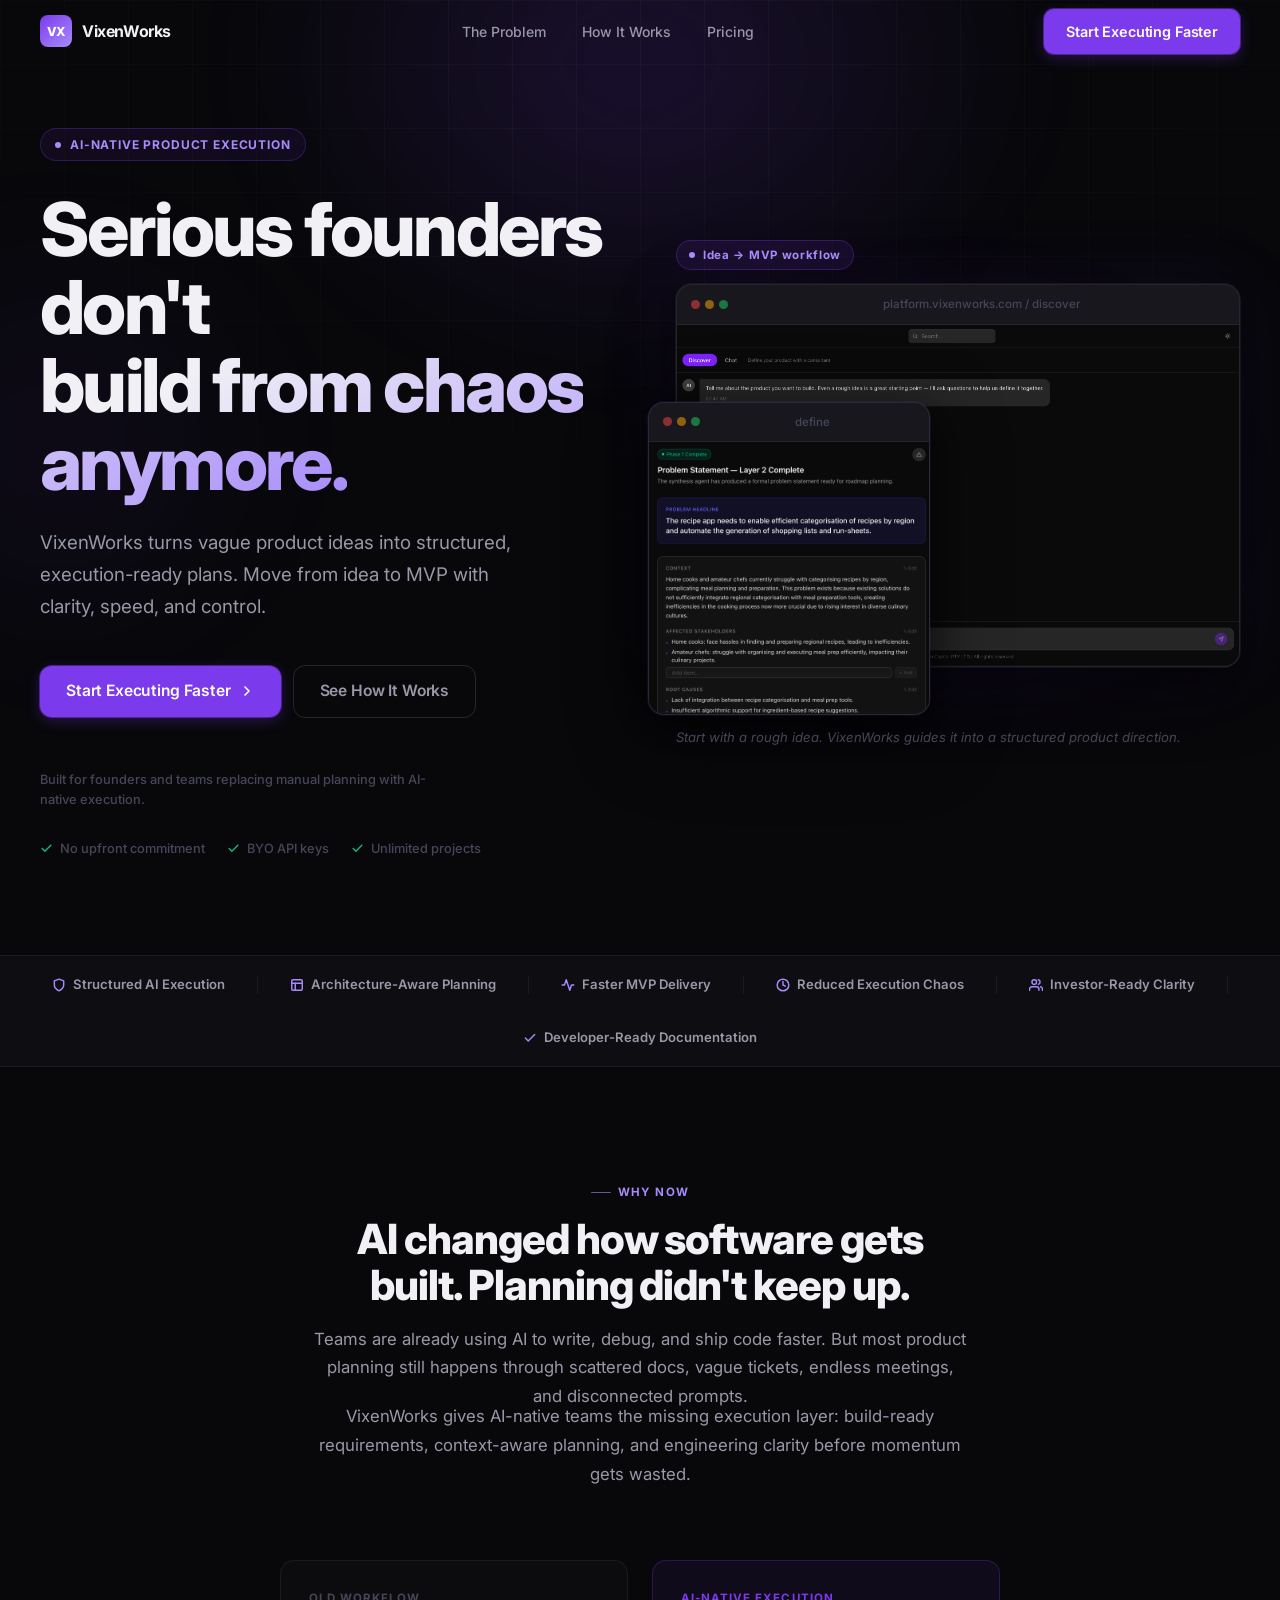
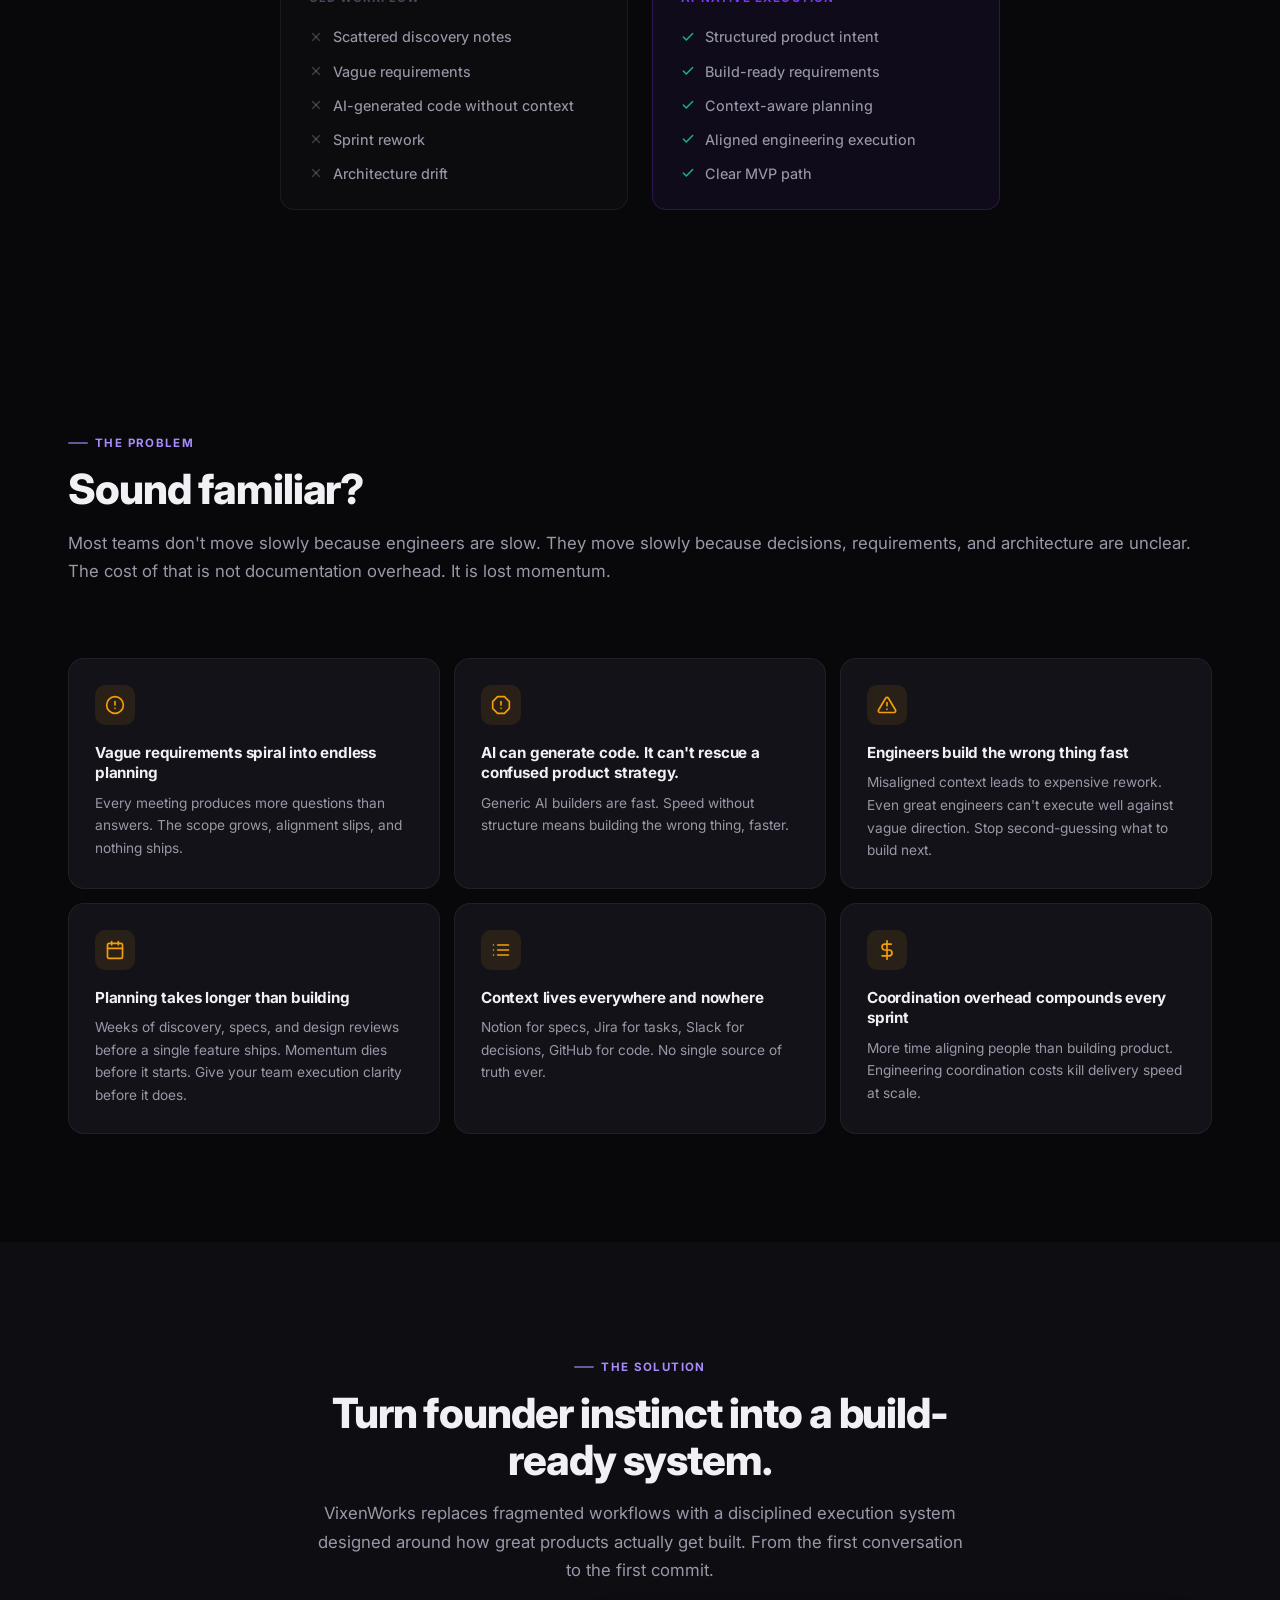
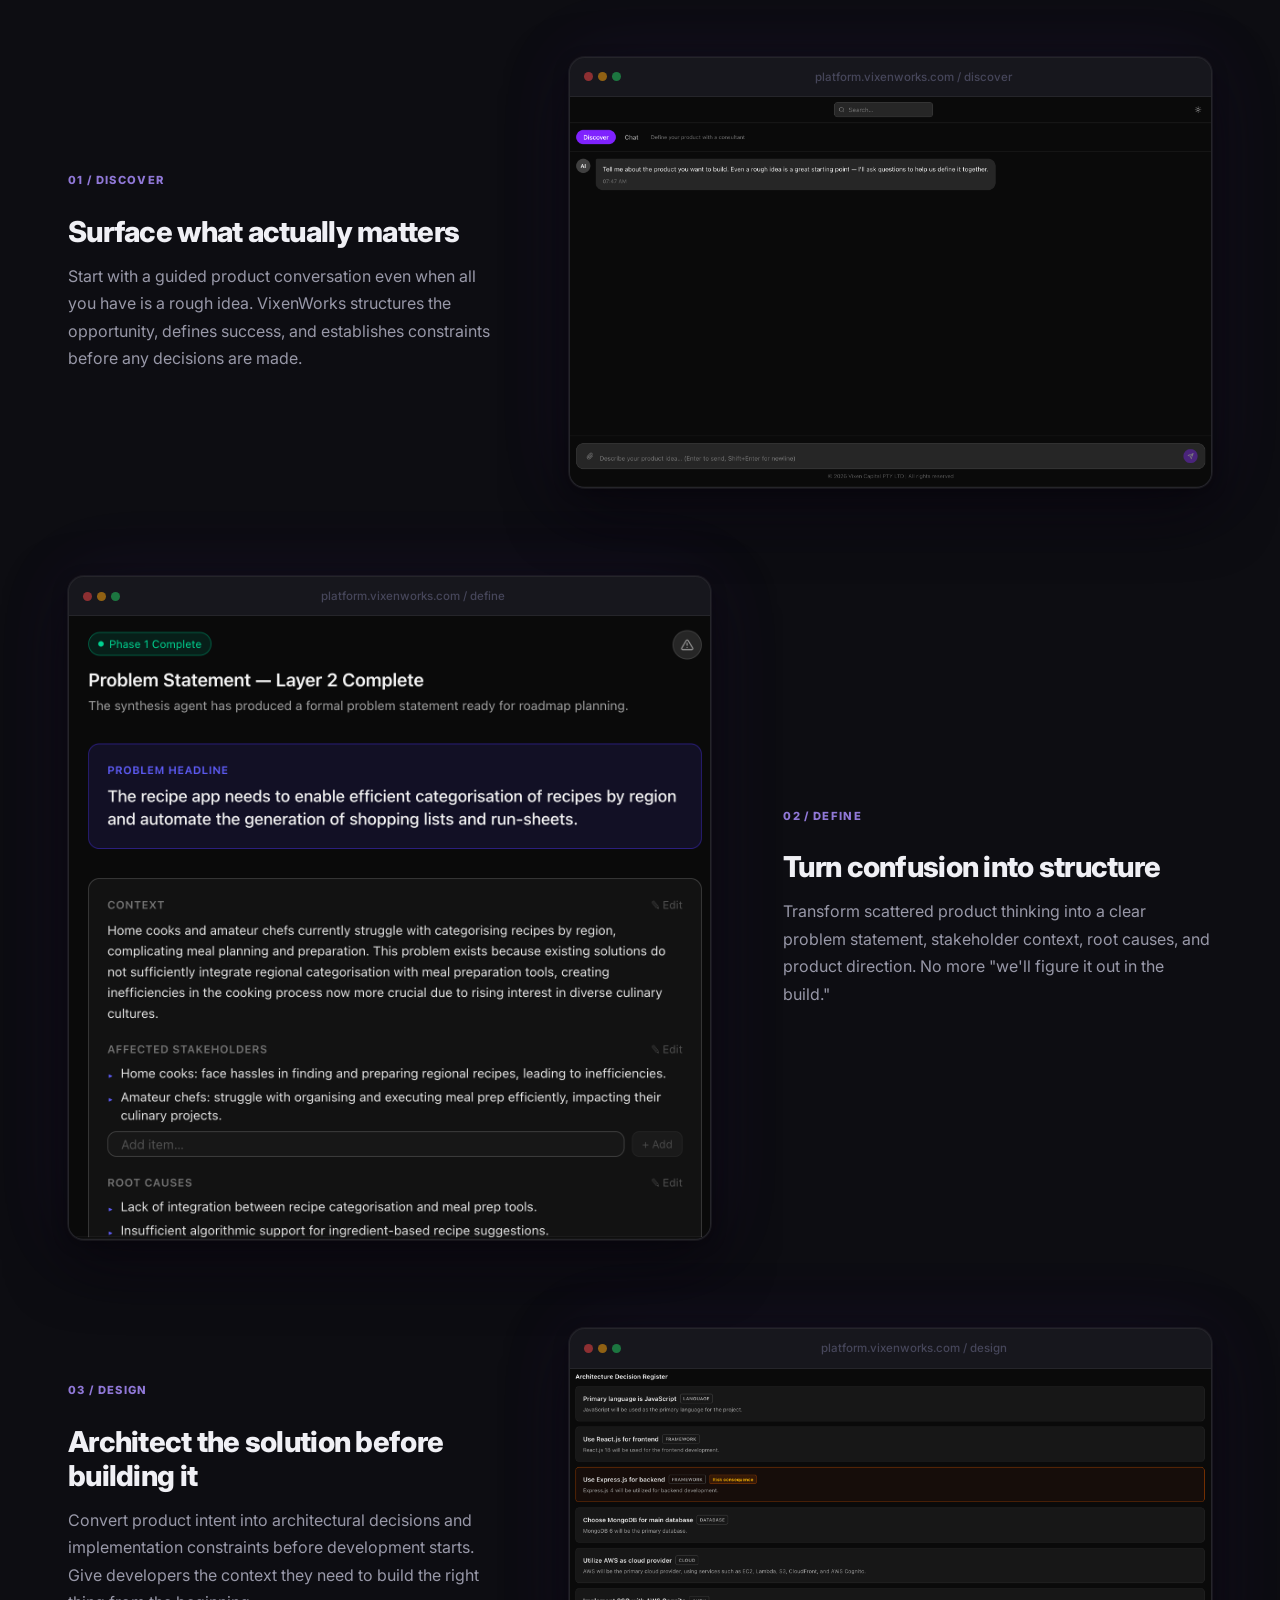
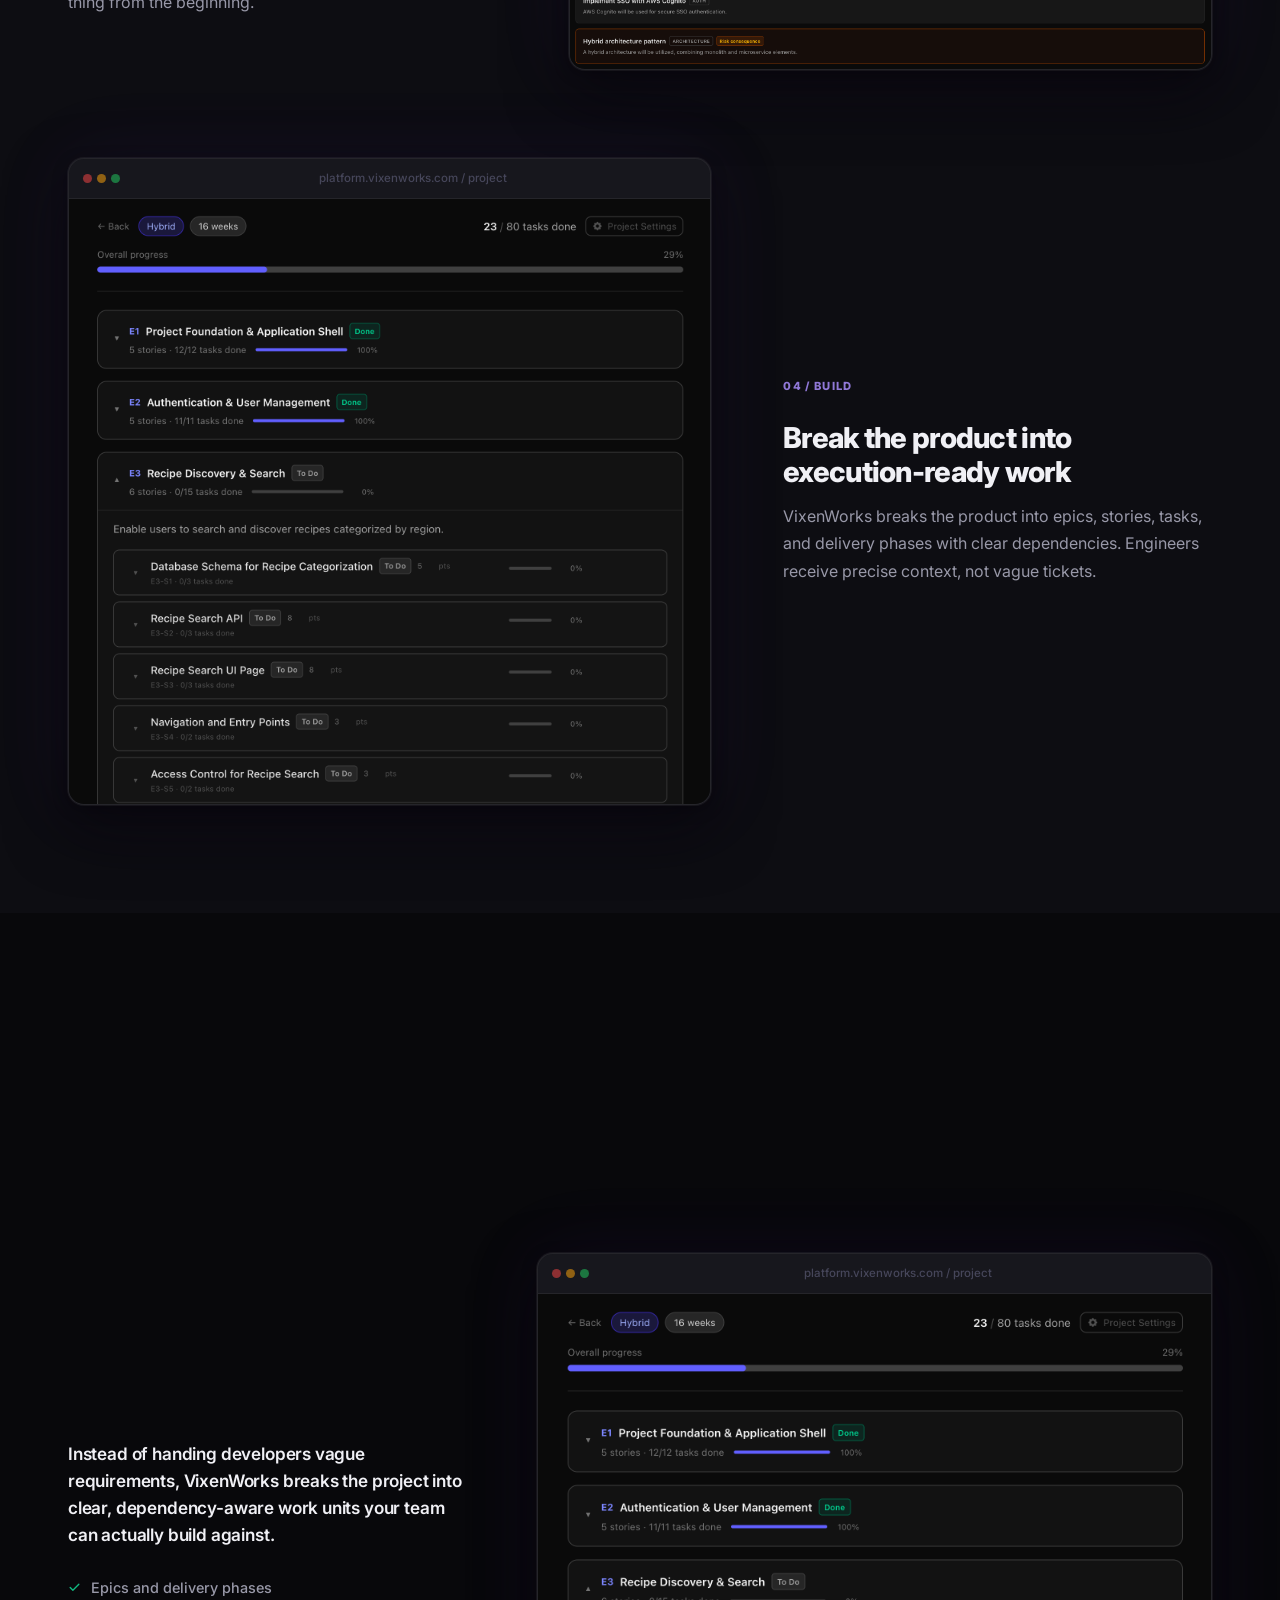
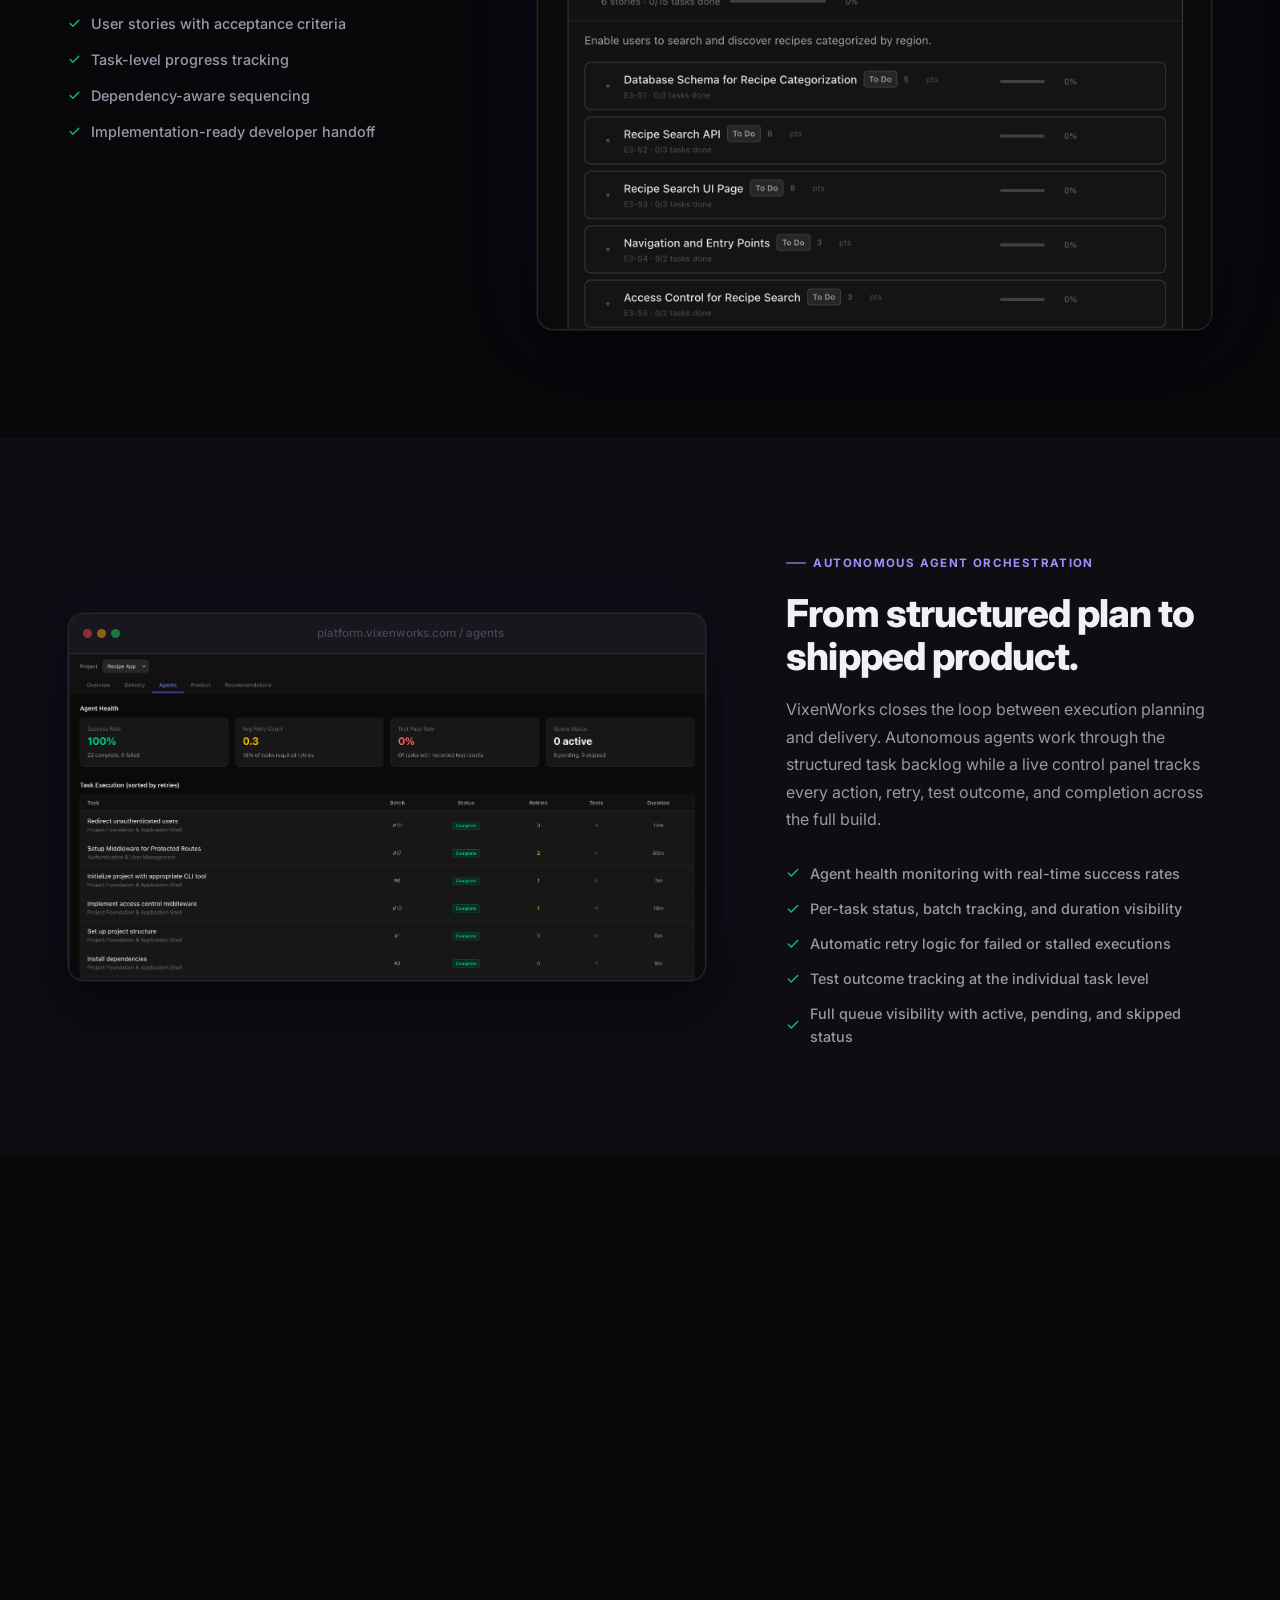
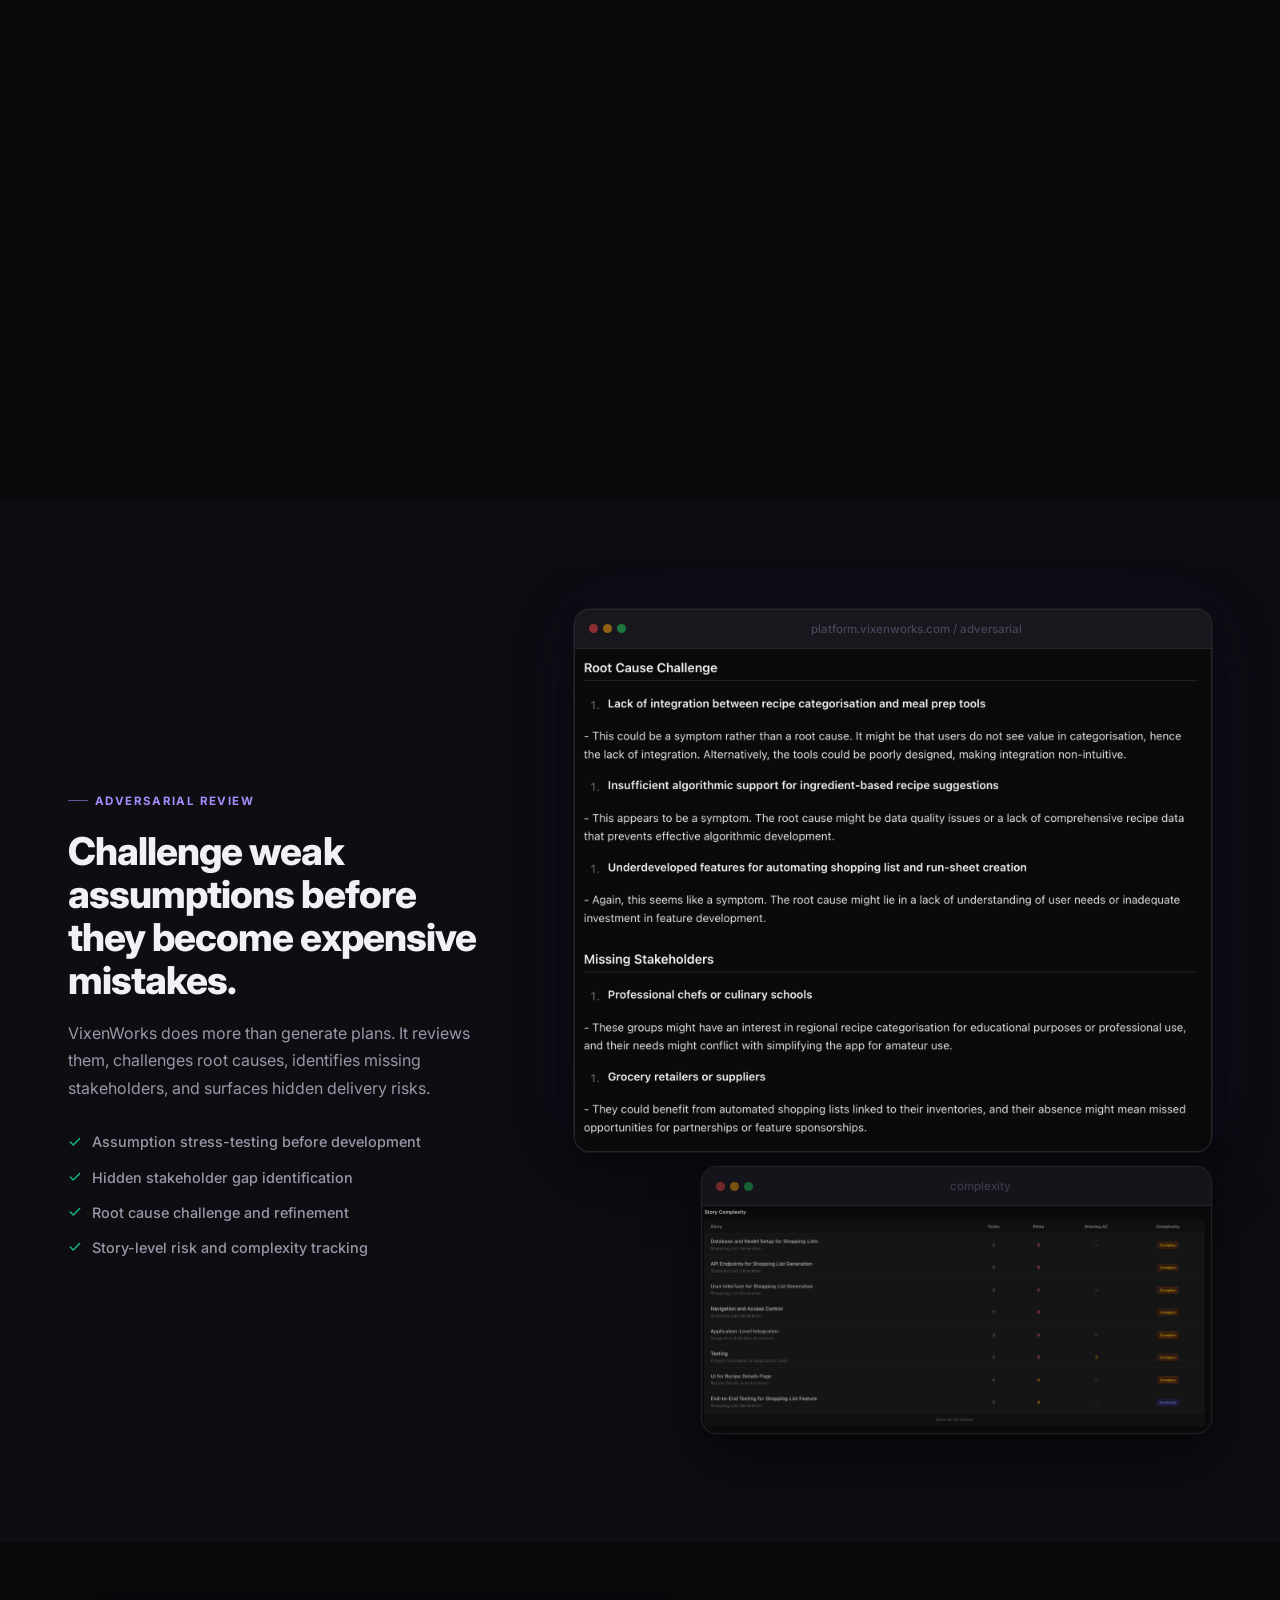
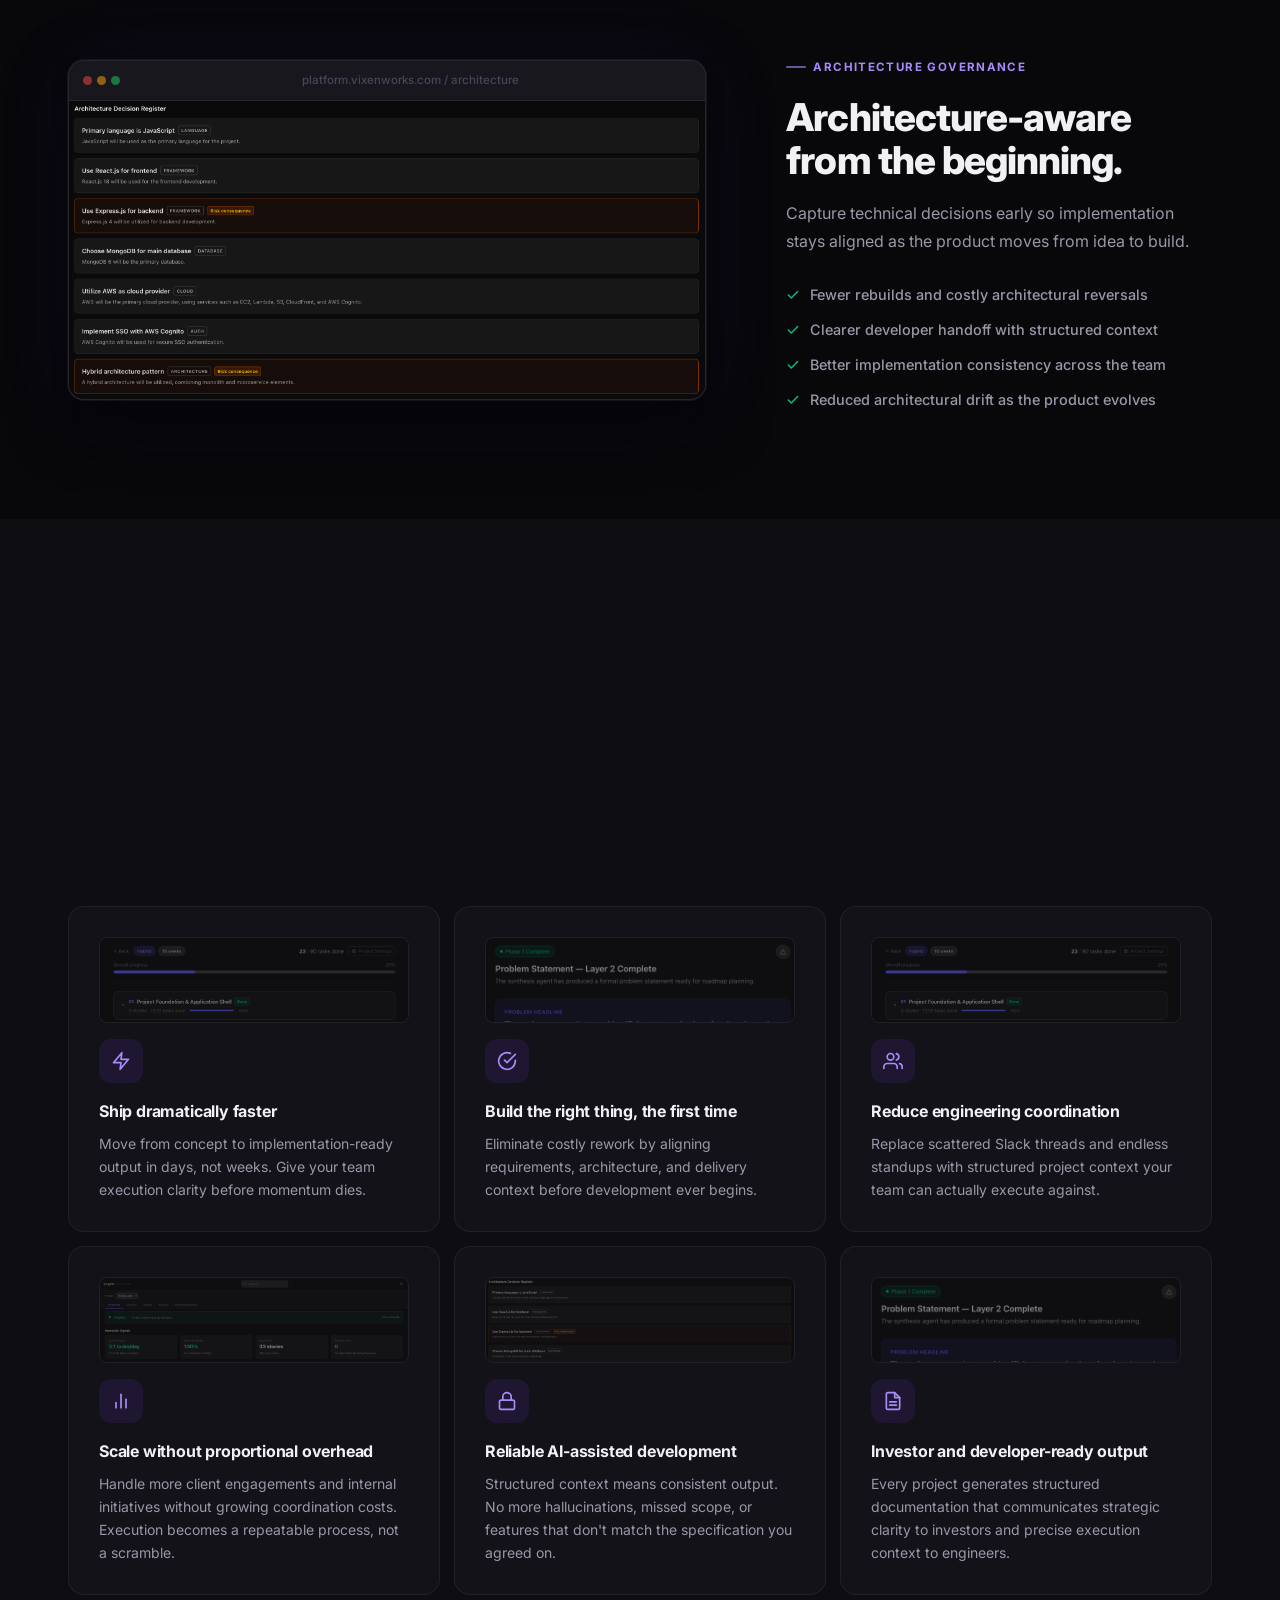
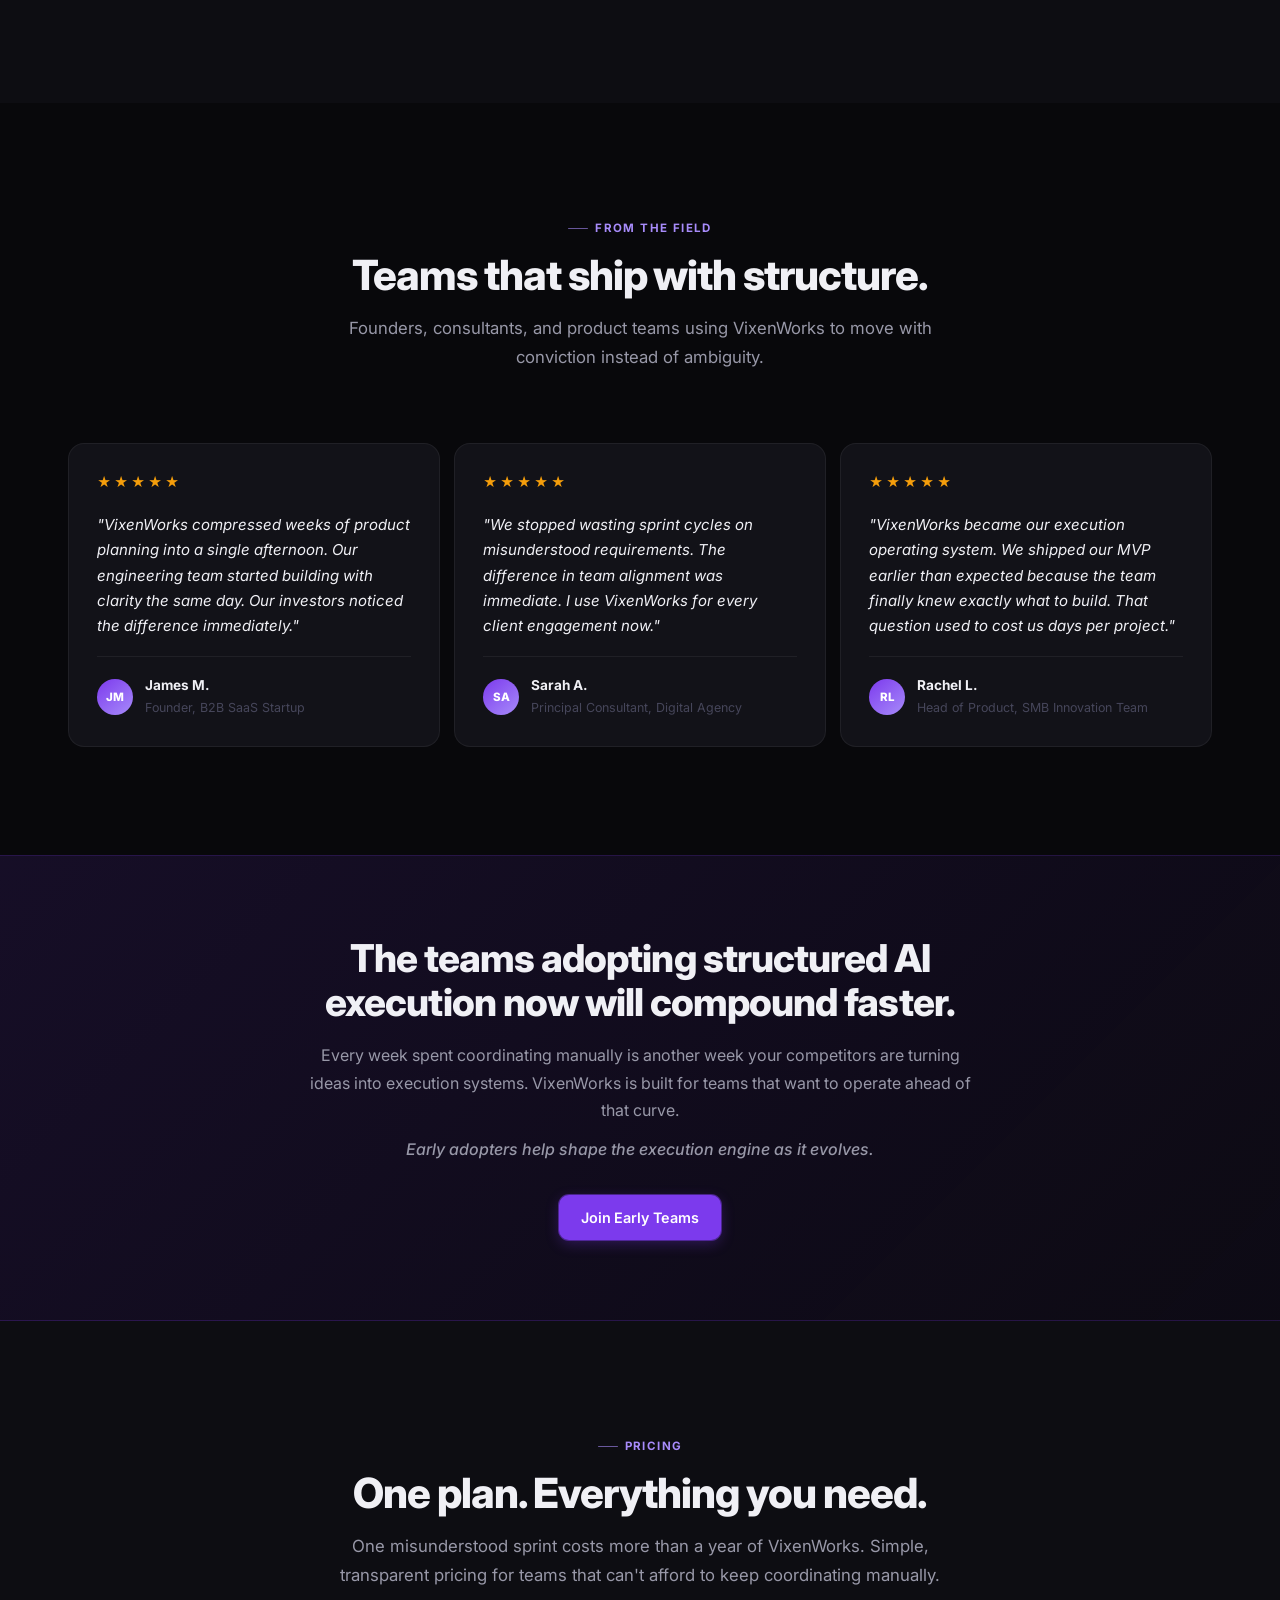
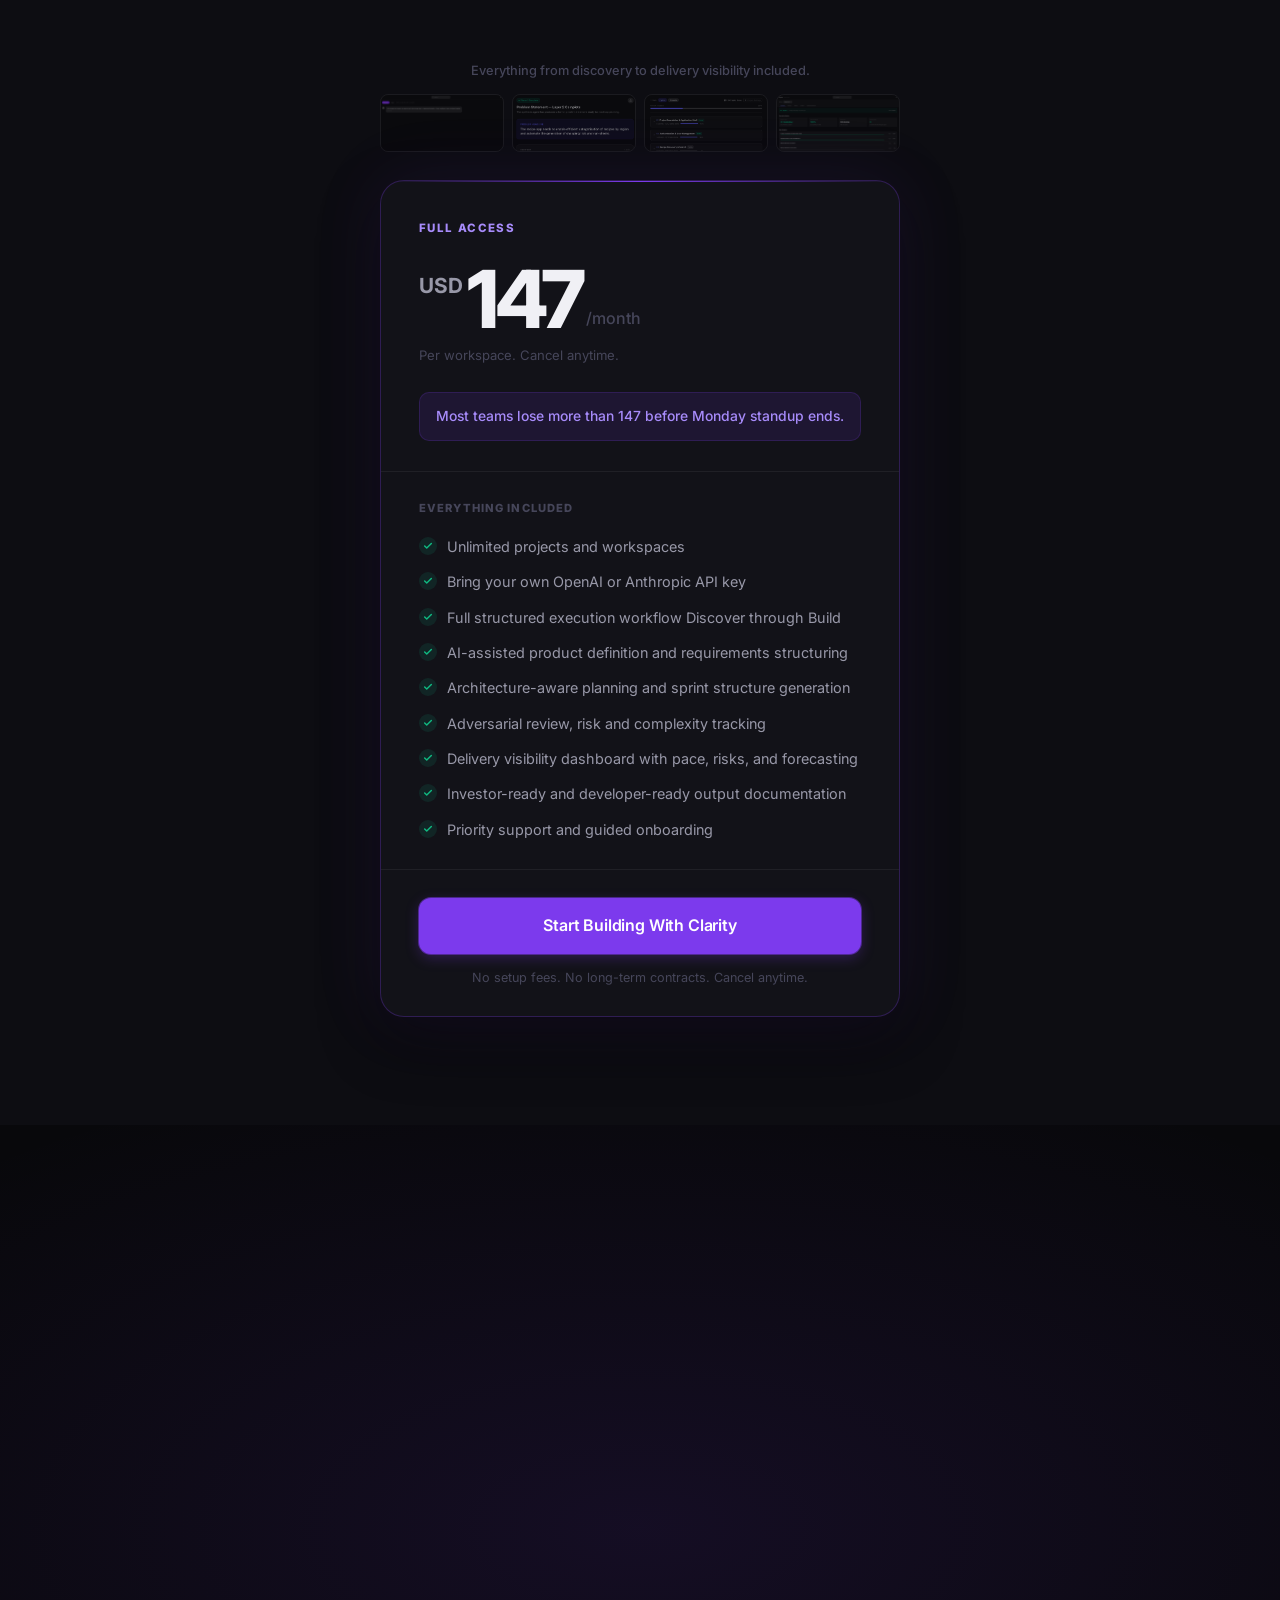
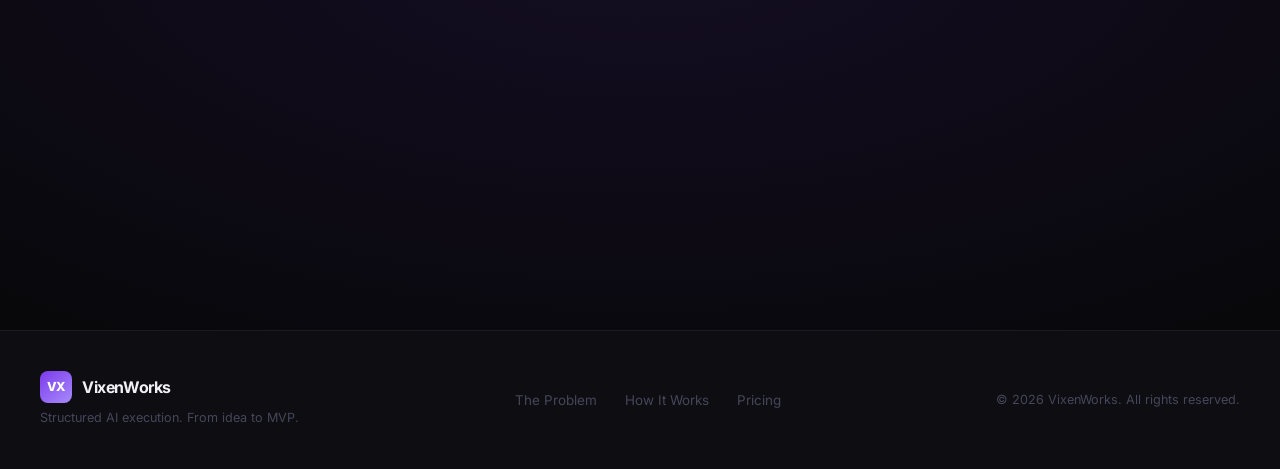
<file: index.html>
<!DOCTYPE html>
<html lang="en">
<head>
  <!-- Google tag (gtag.js) -->
<script async src="https://www.googletagmanager.com/gtag/js?id=AW-18152060479"></script>
<script>
  window.dataLayer = window.dataLayer || [];
  function gtag(){dataLayer.push(arguments);}
  gtag('js', new Date());

  gtag('config', 'AW-18152060479');
</script>
  <meta charset="UTF-8" />
  <meta name="viewport" content="width=device-width, initial-scale=1.0" />
  <title>VixenWorks AI-Native Product Execution Platform</title>
  <meta name="description" content="Transform vague ideas into structured, implementation-ready products. VixenWorks is the AI-native execution platform that takes you from concept to MVP with structure, not chaos." />
  <meta property="og:title" content="VixenWorks From Idea to MVP. Without the Chaos." />
  <meta property="og:description" content="Structured AI execution for founders, consultants, and SMB teams who need to ship faster without adding overhead." />
  <meta property="og:type" content="website" />
  <link rel="preconnect" href="https://fonts.googleapis.com" />
  <link rel="preconnect" href="https://fonts.gstatic.com" crossorigin />
  <link href="https://fonts.googleapis.com/css2?family=Inter:ital,opsz,wght@0,14..32,300..900;1,14..32,300..900&display=swap" rel="stylesheet" />
  <link rel="stylesheet" href="styles.css" />
</head>
<body>

  <!-- ═══════════════════════════════════════════ NAVIGATION -->
  <nav class="nav" id="nav">
    <div class="nav-inner">
      <a href="#" class="nav-logo" aria-label="VixenWorks home">
        <div class="logo-mark" aria-hidden="true">VX</div>
        <span class="logo-name">VixenWorks</span>
      </a>
      <ul class="nav-links" role="list">
        <li><a href="#problem">The Problem</a></li>
        <li><a href="#solution">How It Works</a></li>
        <li><a href="#pricing">Pricing</a></li>
      </ul>
      <div>
        <a href="https://platform.vixenworks.com/register" class="btn btn-primary">Start Executing Faster</a>
      </div>
    </div>
  </nav>

  <main>

    <!-- ═══════════════════════════════════════════ HERO -->
    <section class="hero" id="hero" aria-labelledby="hero-heading">
      <div class="hero-bg" aria-hidden="true">
        <div class="hero-glow-top"></div>
        <div class="hero-glow-left"></div>
        <div class="hero-grid"></div>
      </div>

      <div class="hero-inner">
        <div class="hero-content">
          <div class="hero-eyebrow fade-up" aria-label="Category">
            <span class="eyebrow-dot" aria-hidden="true"></span>
            AI-Native Product Execution
          </div>

          <h1 id="hero-heading" class="fade-up" data-delay="1">
            Serious founders don't<br>
            <span class="gradient-text">build from chaos anymore.</span>
          </h1>

          <p class="hero-sub fade-up" data-delay="2">
            VixenWorks turns vague product ideas into structured, execution-ready plans. Move from idea to MVP with clarity, speed, and control.
          </p>

          <div class="hero-actions fade-up" data-delay="3">
            <a href="https://platform.vixenworks.com/register" class="btn btn-primary btn-lg">
              Start Executing Faster
              <svg width="16" height="16" viewBox="0 0 24 24" fill="none" stroke="currentColor" stroke-width="2.5" stroke-linecap="round" stroke-linejoin="round" aria-hidden="true"><path d="m9 18 6-6-6-6"/></svg>
            </a>
            <a href="#solution" class="btn btn-secondary btn-lg">See How It Works</a>
          </div>

          <p class="hero-credibility fade-up" data-delay="4">Built for founders and teams replacing manual planning with AI-native execution.</p>

          <div class="hero-meta fade-up" data-delay="5">
            <div class="hero-meta-item">
              <svg width="13" height="13" viewBox="0 0 24 24" fill="none" stroke="currentColor" stroke-width="2.5" stroke-linecap="round" stroke-linejoin="round" aria-hidden="true"><polyline points="20 6 9 17 4 12"/></svg>
              No upfront commitment
            </div>
            <div class="hero-meta-item">
              <svg width="13" height="13" viewBox="0 0 24 24" fill="none" stroke="currentColor" stroke-width="2.5" stroke-linecap="round" stroke-linejoin="round" aria-hidden="true"><polyline points="20 6 9 17 4 12"/></svg>
              BYO API keys
            </div>
            <div class="hero-meta-item">
              <svg width="13" height="13" viewBox="0 0 24 24" fill="none" stroke="currentColor" stroke-width="2.5" stroke-linecap="round" stroke-linejoin="round" aria-hidden="true"><polyline points="20 6 9 17 4 12"/></svg>
              Unlimited projects
            </div>
          </div>
        </div>

        <!-- Product Screenshot Composition -->
        <div class="hero-visual fade-in" data-delay="1" id="hero-visual">
          <div class="hero-screenshot-wrap">
            <div class="hero-workflow-badge">
              <span class="eyebrow-dot" aria-hidden="true"></span>
              Idea &rarr; MVP workflow
            </div>
            <div class="product-shot-frame hero-main-shot image-glow">
              <div class="psf-titlebar" aria-hidden="true">
                <div class="psf-dots">
                  <span class="psf-dot"></span>
                  <span class="psf-dot"></span>
                  <span class="psf-dot"></span>
                </div>
                <span class="psf-url">platform.vixenworks.com / discover</span>
              </div>
              <img
                src="images/discover.png"
                alt="VixenWorks Discover: Start by describing the product you want to build in a guided product conversation"
                class="product-shot"
              />
            </div>
            <div class="floating-shot" aria-hidden="true">
              <div class="product-shot-frame floating-shot-frame">
                <div class="psf-titlebar">
                  <div class="psf-dots">
                    <span class="psf-dot"></span>
                    <span class="psf-dot"></span>
                    <span class="psf-dot"></span>
                  </div>
                  <span class="psf-url">define</span>
                </div>
                <img
                  src="images/problem.png"
                  alt="Structured problem definition view"
                  class="product-shot"
                  loading="lazy"
                />
              </div>
            </div>
          </div>
          <p class="product-shot-caption">Start with a rough idea. VixenWorks guides it into a structured product direction.</p>
        </div>
      </div>
    </section>

    <!-- ═══════════════════════════════════════════ TRUST STRIP -->
    <div class="trust-strip" role="list" aria-label="Product pillars">
      <div class="trust-inner">
        <div class="trust-item" role="listitem">
          <svg width="14" height="14" viewBox="0 0 24 24" fill="none" stroke="currentColor" stroke-width="2.5" stroke-linecap="round" stroke-linejoin="round" aria-hidden="true"><path d="M12 22s8-4 8-10V5l-8-3-8 3v7c0 6 8 10 8 10z"/></svg>
          Structured AI Execution
        </div>
        <div class="trust-sep" aria-hidden="true"></div>
        <div class="trust-item" role="listitem">
          <svg width="14" height="14" viewBox="0 0 24 24" fill="none" stroke="currentColor" stroke-width="2.5" stroke-linecap="round" stroke-linejoin="round" aria-hidden="true"><rect x="3" y="3" width="18" height="18" rx="2"/><line x1="3" y1="9" x2="21" y2="9"/><line x1="9" y1="21" x2="9" y2="9"/></svg>
          Architecture-Aware Planning
        </div>
        <div class="trust-sep" aria-hidden="true"></div>
        <div class="trust-item" role="listitem">
          <svg width="14" height="14" viewBox="0 0 24 24" fill="none" stroke="currentColor" stroke-width="2.5" stroke-linecap="round" stroke-linejoin="round" aria-hidden="true"><polyline points="22 12 18 12 15 21 9 3 6 12 2 12"/></svg>
          Faster MVP Delivery
        </div>
        <div class="trust-sep" aria-hidden="true"></div>
        <div class="trust-item" role="listitem">
          <svg width="14" height="14" viewBox="0 0 24 24" fill="none" stroke="currentColor" stroke-width="2.5" stroke-linecap="round" stroke-linejoin="round" aria-hidden="true"><circle cx="12" cy="12" r="10"/><polyline points="12 6 12 12 16 14"/></svg>
          Reduced Execution Chaos
        </div>
        <div class="trust-sep" aria-hidden="true"></div>
        <div class="trust-item" role="listitem">
          <svg width="14" height="14" viewBox="0 0 24 24" fill="none" stroke="currentColor" stroke-width="2.5" stroke-linecap="round" stroke-linejoin="round" aria-hidden="true"><path d="M17 21v-2a4 4 0 0 0-4-4H5a4 4 0 0 0-4 4v2"/><circle cx="9" cy="7" r="4"/><path d="M23 21v-2a4 4 0 0 0-3-3.87"/><path d="M16 3.13a4 4 0 0 1 0 7.75"/></svg>
          Investor-Ready Clarity
        </div>
        <div class="trust-sep" aria-hidden="true"></div>
        <div class="trust-item" role="listitem">
          <svg width="14" height="14" viewBox="0 0 24 24" fill="none" stroke="currentColor" stroke-width="2.5" stroke-linecap="round" stroke-linejoin="round" aria-hidden="true"><polyline points="20 6 9 17 4 12"/></svg>
          Developer-Ready Documentation
        </div>
      </div>
    </div>

    <!-- ═══════════════════════════════════════════ WHY NOW -->
    <section class="section why-now" id="why-now" aria-labelledby="why-now-heading">
      <div class="container">
        <div class="section-header section-header--centered fade-up">
          <div class="section-eyebrow">
            <span class="eyebrow-line" aria-hidden="true"></span>
            Why Now
          </div>
          <h2 id="why-now-heading">AI changed how software gets built. Planning didn't keep up.</h2>
          <p>
            Teams are already using AI to write, debug, and ship code faster. But most product planning still happens through scattered docs, vague tickets, endless meetings, and disconnected prompts.
          </p>
          <p class="why-now-followup">
            VixenWorks gives AI-native teams the missing execution layer: build-ready requirements, context-aware planning, and engineering clarity before momentum gets wasted.
          </p>
        </div>

        <div class="why-now-grid fade-up" data-delay="1">
          <div class="why-now-col why-now-col--old">
            <div class="why-now-col-label">Old workflow</div>
            <ul class="why-now-list" role="list">
              <li>
                <svg width="14" height="14" viewBox="0 0 24 24" fill="none" stroke="currentColor" stroke-width="2.5" stroke-linecap="round" stroke-linejoin="round" aria-hidden="true"><line x1="18" y1="6" x2="6" y2="18"/><line x1="6" y1="6" x2="18" y2="18"/></svg>
                Scattered discovery notes
              </li>
              <li>
                <svg width="14" height="14" viewBox="0 0 24 24" fill="none" stroke="currentColor" stroke-width="2.5" stroke-linecap="round" stroke-linejoin="round" aria-hidden="true"><line x1="18" y1="6" x2="6" y2="18"/><line x1="6" y1="6" x2="18" y2="18"/></svg>
                Vague requirements
              </li>
              <li>
                <svg width="14" height="14" viewBox="0 0 24 24" fill="none" stroke="currentColor" stroke-width="2.5" stroke-linecap="round" stroke-linejoin="round" aria-hidden="true"><line x1="18" y1="6" x2="6" y2="18"/><line x1="6" y1="6" x2="18" y2="18"/></svg>
                AI-generated code without context
              </li>
              <li>
                <svg width="14" height="14" viewBox="0 0 24 24" fill="none" stroke="currentColor" stroke-width="2.5" stroke-linecap="round" stroke-linejoin="round" aria-hidden="true"><line x1="18" y1="6" x2="6" y2="18"/><line x1="6" y1="6" x2="18" y2="18"/></svg>
                Sprint rework
              </li>
              <li>
                <svg width="14" height="14" viewBox="0 0 24 24" fill="none" stroke="currentColor" stroke-width="2.5" stroke-linecap="round" stroke-linejoin="round" aria-hidden="true"><line x1="18" y1="6" x2="6" y2="18"/><line x1="6" y1="6" x2="18" y2="18"/></svg>
                Architecture drift
              </li>
            </ul>
          </div>
          <div class="why-now-col why-now-col--new">
            <div class="why-now-col-label">AI-native execution</div>
            <ul class="why-now-list" role="list">
              <li>
                <svg width="14" height="14" viewBox="0 0 24 24" fill="none" stroke="currentColor" stroke-width="2.5" stroke-linecap="round" stroke-linejoin="round" aria-hidden="true"><polyline points="20 6 9 17 4 12"/></svg>
                Structured product intent
              </li>
              <li>
                <svg width="14" height="14" viewBox="0 0 24 24" fill="none" stroke="currentColor" stroke-width="2.5" stroke-linecap="round" stroke-linejoin="round" aria-hidden="true"><polyline points="20 6 9 17 4 12"/></svg>
                Build-ready requirements
              </li>
              <li>
                <svg width="14" height="14" viewBox="0 0 24 24" fill="none" stroke="currentColor" stroke-width="2.5" stroke-linecap="round" stroke-linejoin="round" aria-hidden="true"><polyline points="20 6 9 17 4 12"/></svg>
                Context-aware planning
              </li>
              <li>
                <svg width="14" height="14" viewBox="0 0 24 24" fill="none" stroke="currentColor" stroke-width="2.5" stroke-linecap="round" stroke-linejoin="round" aria-hidden="true"><polyline points="20 6 9 17 4 12"/></svg>
                Aligned engineering execution
              </li>
              <li>
                <svg width="14" height="14" viewBox="0 0 24 24" fill="none" stroke="currentColor" stroke-width="2.5" stroke-linecap="round" stroke-linejoin="round" aria-hidden="true"><polyline points="20 6 9 17 4 12"/></svg>
                Clear MVP path
              </li>
            </ul>
          </div>
        </div>
      </div>
    </section>

    <!-- ═══════════════════════════════════════════ PROBLEM -->
    <section class="section" id="problem" aria-labelledby="problem-heading">
      <div class="container">
        <div class="section-header">
          <div class="section-eyebrow fade-up">
            <span class="eyebrow-line" aria-hidden="true"></span>
            The Problem
          </div>
          <h2 id="problem-heading" class="fade-up" data-delay="1">Sound familiar?</h2>
          <p class="fade-up" data-delay="2">
            Most teams don't move slowly because engineers are slow. They move slowly because decisions, requirements, and architecture are unclear. The cost of that is not documentation overhead. It is lost momentum.
          </p>
        </div>

        <div class="problem-grid">
          <div class="problem-card fade-up" data-delay="1">
            <div class="problem-icon" aria-hidden="true">
              <svg width="20" height="20" viewBox="0 0 24 24" fill="none" stroke="currentColor" stroke-width="2" stroke-linecap="round" stroke-linejoin="round"><circle cx="12" cy="12" r="10"/><line x1="12" y1="8" x2="12" y2="12"/><line x1="12" y1="16" x2="12.01" y2="16"/></svg>
            </div>
            <h3>Vague requirements spiral into endless planning</h3>
            <p>Every meeting produces more questions than answers. The scope grows, alignment slips, and nothing ships.</p>
          </div>

          <div class="problem-card fade-up" data-delay="2">
            <div class="problem-icon" aria-hidden="true">
              <svg width="20" height="20" viewBox="0 0 24 24" fill="none" stroke="currentColor" stroke-width="2" stroke-linecap="round" stroke-linejoin="round"><polygon points="7.86 2 16.14 2 22 7.86 22 16.14 16.14 22 7.86 22 2 16.14 2 7.86 7.86 2"/><line x1="12" y1="8" x2="12" y2="12"/><line x1="12" y1="16" x2="12.01" y2="16"/></svg>
            </div>
            <h3>AI can generate code. It can't rescue a confused product strategy.</h3>
            <p>Generic AI builders are fast. Speed without structure means building the wrong thing, faster.</p>
          </div>

          <div class="problem-card fade-up" data-delay="3">
            <div class="problem-icon" aria-hidden="true">
              <svg width="20" height="20" viewBox="0 0 24 24" fill="none" stroke="currentColor" stroke-width="2" stroke-linecap="round" stroke-linejoin="round"><path d="M10.29 3.86L1.82 18a2 2 0 0 0 1.71 3h16.94a2 2 0 0 0 1.71-3L13.71 3.86a2 2 0 0 0-3.42 0z"/><line x1="12" y1="9" x2="12" y2="13"/><line x1="12" y1="17" x2="12.01" y2="17"/></svg>
            </div>
            <h3>Engineers build the wrong thing fast</h3>
            <p>Misaligned context leads to expensive rework. Even great engineers can't execute well against vague direction. Stop second-guessing what to build next.</p>
          </div>

          <div class="problem-card fade-up" data-delay="1">
            <div class="problem-icon" aria-hidden="true">
              <svg width="20" height="20" viewBox="0 0 24 24" fill="none" stroke="currentColor" stroke-width="2" stroke-linecap="round" stroke-linejoin="round"><rect x="3" y="4" width="18" height="18" rx="2"/><line x1="16" y1="2" x2="16" y2="6"/><line x1="8" y1="2" x2="8" y2="6"/><line x1="3" y1="10" x2="21" y2="10"/></svg>
            </div>
            <h3>Planning takes longer than building</h3>
            <p>Weeks of discovery, specs, and design reviews before a single feature ships. Momentum dies before it starts. Give your team execution clarity before it does.</p>
          </div>

          <div class="problem-card fade-up" data-delay="2">
            <div class="problem-icon" aria-hidden="true">
              <svg width="20" height="20" viewBox="0 0 24 24" fill="none" stroke="currentColor" stroke-width="2" stroke-linecap="round" stroke-linejoin="round"><line x1="8" y1="6" x2="21" y2="6"/><line x1="8" y1="12" x2="21" y2="12"/><line x1="8" y1="18" x2="21" y2="18"/><line x1="3" y1="6" x2="3.01" y2="6"/><line x1="3" y1="12" x2="3.01" y2="12"/><line x1="3" y1="18" x2="3.01" y2="18"/></svg>
            </div>
            <h3>Context lives everywhere and nowhere</h3>
            <p>Notion for specs, Jira for tasks, Slack for decisions, GitHub for code. No single source of truth ever.</p>
          </div>

          <div class="problem-card fade-up" data-delay="3">
            <div class="problem-icon" aria-hidden="true">
              <svg width="20" height="20" viewBox="0 0 24 24" fill="none" stroke="currentColor" stroke-width="2" stroke-linecap="round" stroke-linejoin="round"><line x1="12" y1="1" x2="12" y2="23"/><path d="M17 5H9.5a3.5 3.5 0 0 0 0 7h5a3.5 3.5 0 0 1 0 7H6"/></svg>
            </div>
            <h3>Coordination overhead compounds every sprint</h3>
            <p>More time aligning people than building product. Engineering coordination costs kill delivery speed at scale.</p>
          </div>
        </div>
      </div>
    </section>

    <!-- ═══════════════════════════════════════════ SOLUTION -->
    <section class="section section--alt" id="solution" aria-labelledby="solution-heading">
      <div class="container">
        <div class="section-header section-header--centered fade-up">
          <div class="section-eyebrow">
            <span class="eyebrow-line" aria-hidden="true"></span>
            The Solution
          </div>
          <h2 id="solution-heading">Turn founder instinct into a build-ready system.</h2>
          <p>
            VixenWorks replaces fragmented workflows with a disciplined execution system designed around how great products actually get built. From the first conversation to the first commit.
          </p>
        </div>

        <div class="screenshot-feature-list" role="list">

          <!-- 01 Discover -->
          <div class="screenshot-feature fade-up" data-delay="1" role="listitem">
            <div class="sf-text">
              <div class="step-label">01 / Discover</div>
              <h3>Surface what actually matters</h3>
              <p>Start with a guided product conversation even when all you have is a rough idea. VixenWorks structures the opportunity, defines success, and establishes constraints before any decisions are made.</p>
            </div>
            <div class="product-shot-frame sf-image image-glow">
              <div class="psf-titlebar" aria-hidden="true">
                <div class="psf-dots">
                  <span class="psf-dot"></span>
                  <span class="psf-dot"></span>
                  <span class="psf-dot"></span>
                </div>
                <span class="psf-url">platform.vixenworks.com / discover</span>
              </div>
              <img src="images/discover.png" alt="VixenWorks Discover: guided product conversation interface" class="product-shot" loading="lazy" />
            </div>
          </div>

          <!-- 02 Define -->
          <div class="screenshot-feature screenshot-feature--reversed fade-up" data-delay="1" role="listitem">
            <div class="sf-text">
              <div class="step-label">02 / Define</div>
              <h3>Turn confusion into structure</h3>
              <p>Transform scattered product thinking into a clear problem statement, stakeholder context, root causes, and product direction. No more "we'll figure it out in the build."</p>
            </div>
            <div class="product-shot-frame sf-image image-glow">
              <div class="psf-titlebar" aria-hidden="true">
                <div class="psf-dots">
                  <span class="psf-dot"></span>
                  <span class="psf-dot"></span>
                  <span class="psf-dot"></span>
                </div>
                <span class="psf-url">platform.vixenworks.com / define</span>
              </div>
              <img src="images/problem.png" alt="VixenWorks Define: structured problem statement and stakeholder context" class="product-shot" loading="lazy" />
            </div>
          </div>

          <!-- 03 Design -->
          <div class="screenshot-feature fade-up" data-delay="1" role="listitem">
            <div class="sf-text">
              <div class="step-label">03 / Design</div>
              <h3>Architect the solution before building it</h3>
              <p>Convert product intent into architectural decisions and implementation constraints before development starts. Give developers the context they need to build the right thing from the beginning.</p>
            </div>
            <div class="product-shot-frame sf-image image-glow">
              <div class="psf-titlebar" aria-hidden="true">
                <div class="psf-dots">
                  <span class="psf-dot"></span>
                  <span class="psf-dot"></span>
                  <span class="psf-dot"></span>
                </div>
                <span class="psf-url">platform.vixenworks.com / design</span>
              </div>
              <img src="images/architecture.png" alt="VixenWorks Design: architecture planning and technical decisions" class="product-shot" loading="lazy" />
            </div>
          </div>

          <!-- 04 Build -->
          <div class="screenshot-feature screenshot-feature--reversed fade-up" data-delay="1" role="listitem">
            <div class="sf-text">
              <div class="step-label">04 / Build</div>
              <h3>Break the product into execution-ready work</h3>
              <p>VixenWorks breaks the product into epics, stories, tasks, and delivery phases with clear dependencies. Engineers receive precise context, not vague tickets.</p>
            </div>
            <div class="product-shot-frame sf-image image-glow">
              <div class="psf-titlebar" aria-hidden="true">
                <div class="psf-dots">
                  <span class="psf-dot"></span>
                  <span class="psf-dot"></span>
                  <span class="psf-dot"></span>
                </div>
                <span class="psf-url">platform.vixenworks.com / project</span>
              </div>
              <img src="images/project.png" alt="VixenWorks Build: epics, stories, tasks and delivery phases" class="product-shot" loading="lazy" />
            </div>
          </div>

        </div>
      </div>
    </section>

    <!-- ═══════════════════════════════════════════ EXECUTION PIPELINE -->
    <section class="section" id="workflow" aria-labelledby="workflow-heading">
      <div class="container">
        <div class="section-header section-header--centered fade-up">
          <div class="section-eyebrow">
            <span class="eyebrow-line" aria-hidden="true"></span>
            Execution Pipeline
          </div>
          <h2 id="workflow-heading">From plan to build-ready delivery.</h2>
          <p>
            Most AI tools handle one stage in isolation. VixenWorks structures the entire delivery lifecycle so every stage feeds the next with clarity, not confusion.
          </p>
        </div>

        <div class="workflow-featured">
          <div class="wf-text fade-up" data-delay="1">
            <p class="wf-lead">Instead of handing developers vague requirements, VixenWorks breaks the project into clear, dependency-aware work units your team can actually build against.</p>
            <ul class="wf-checklist" role="list">
              <li>
                <svg width="13" height="13" viewBox="0 0 24 24" fill="none" stroke="currentColor" stroke-width="2.5" stroke-linecap="round" stroke-linejoin="round" aria-hidden="true"><polyline points="20 6 9 17 4 12"/></svg>
                Epics and delivery phases
              </li>
              <li>
                <svg width="13" height="13" viewBox="0 0 24 24" fill="none" stroke="currentColor" stroke-width="2.5" stroke-linecap="round" stroke-linejoin="round" aria-hidden="true"><polyline points="20 6 9 17 4 12"/></svg>
                User stories with acceptance criteria
              </li>
              <li>
                <svg width="13" height="13" viewBox="0 0 24 24" fill="none" stroke="currentColor" stroke-width="2.5" stroke-linecap="round" stroke-linejoin="round" aria-hidden="true"><polyline points="20 6 9 17 4 12"/></svg>
                Task-level progress tracking
              </li>
              <li>
                <svg width="13" height="13" viewBox="0 0 24 24" fill="none" stroke="currentColor" stroke-width="2.5" stroke-linecap="round" stroke-linejoin="round" aria-hidden="true"><polyline points="20 6 9 17 4 12"/></svg>
                Dependency-aware sequencing
              </li>
              <li>
                <svg width="13" height="13" viewBox="0 0 24 24" fill="none" stroke="currentColor" stroke-width="2.5" stroke-linecap="round" stroke-linejoin="round" aria-hidden="true"><polyline points="20 6 9 17 4 12"/></svg>
                Implementation-ready developer handoff
              </li>
            </ul>
          </div>
          <div class="product-shot-frame wf-image image-glow fade-up" data-delay="2">
            <div class="psf-titlebar" aria-hidden="true">
              <div class="psf-dots">
                <span class="psf-dot"></span>
                <span class="psf-dot"></span>
                <span class="psf-dot"></span>
              </div>
              <span class="psf-url">platform.vixenworks.com / project</span>
            </div>
            <img
              src="images/project.png"
              alt="VixenWorks execution pipeline: epics, stories, tasks and delivery phases with progress tracking"
              class="product-shot"
              loading="lazy"
            />
          </div>
        </div>
      </div>
    </section>

    <!-- ═══════════════════════════════════════════ AUTONOMOUS AGENT ORCHESTRATION -->
    <section class="section section--alt" id="agents" aria-labelledby="agents-heading">
      <div class="container">
        <div class="arch-layout">
          <div class="product-shot-frame arch-shot image-glow fade-up" data-delay="1">
            <div class="psf-titlebar" aria-hidden="true">
              <div class="psf-dots">
                <span class="psf-dot"></span>
                <span class="psf-dot"></span>
                <span class="psf-dot"></span>
              </div>
              <span class="psf-url">platform.vixenworks.com / agents</span>
            </div>
            <img
              src="images/autonomous-agent-orchestration.png"
              alt="VixenWorks autonomous agent orchestration: agent health monitoring, success rate, retry tracking, and full task execution visibility"
              class="product-shot"
              loading="lazy"
            />
          </div>
          <div class="arch-text fade-up" data-delay="2">
            <div class="section-eyebrow" style="margin-bottom: 20px;">
              <span class="eyebrow-line" aria-hidden="true"></span>
              Autonomous Agent Orchestration
            </div>
            <h2 id="agents-heading">From structured plan to shipped product.</h2>
            <p>
              VixenWorks closes the loop between execution planning and delivery. Autonomous agents work through the structured task backlog while a live control panel tracks every action, retry, test outcome, and completion across the full build.
            </p>
            <ul class="arch-outcomes" role="list">
              <li>
                <svg width="14" height="14" viewBox="0 0 24 24" fill="none" stroke="currentColor" stroke-width="2.5" stroke-linecap="round" stroke-linejoin="round" aria-hidden="true"><polyline points="20 6 9 17 4 12"/></svg>
                Agent health monitoring with real-time success rates
              </li>
              <li>
                <svg width="14" height="14" viewBox="0 0 24 24" fill="none" stroke="currentColor" stroke-width="2.5" stroke-linecap="round" stroke-linejoin="round" aria-hidden="true"><polyline points="20 6 9 17 4 12"/></svg>
                Per-task status, batch tracking, and duration visibility
              </li>
              <li>
                <svg width="14" height="14" viewBox="0 0 24 24" fill="none" stroke="currentColor" stroke-width="2.5" stroke-linecap="round" stroke-linejoin="round" aria-hidden="true"><polyline points="20 6 9 17 4 12"/></svg>
                Automatic retry logic for failed or stalled executions
              </li>
              <li>
                <svg width="14" height="14" viewBox="0 0 24 24" fill="none" stroke="currentColor" stroke-width="2.5" stroke-linecap="round" stroke-linejoin="round" aria-hidden="true"><polyline points="20 6 9 17 4 12"/></svg>
                Test outcome tracking at the individual task level
              </li>
              <li>
                <svg width="14" height="14" viewBox="0 0 24 24" fill="none" stroke="currentColor" stroke-width="2.5" stroke-linecap="round" stroke-linejoin="round" aria-hidden="true"><polyline points="20 6 9 17 4 12"/></svg>
                Full queue visibility with active, pending, and skipped status
              </li>
            </ul>
          </div>
        </div>
      </div>
    </section>

    <!-- ═══════════════════════════════════════════ DELIVERY VISIBILITY -->
    <section class="section" id="delivery" aria-labelledby="delivery-heading">
      <div class="container">
        <div class="section-header section-header--centered fade-up">
          <div class="section-eyebrow">
            <span class="eyebrow-line" aria-hidden="true"></span>
            Delivery Visibility
          </div>
          <h2 id="delivery-heading">Know exactly where delivery stands.</h2>
          <p>
            Track progress, pace, risks, blocked work, agent reliability, and delivery health from one execution dashboard.
          </p>
        </div>

        <div class="delivery-layout">
          <div class="product-shot-frame delivery-shot image-glow fade-up" data-delay="1">
            <div class="psf-titlebar" aria-hidden="true">
              <div class="psf-dots">
                <span class="psf-dot"></span>
                <span class="psf-dot"></span>
                <span class="psf-dot"></span>
              </div>
              <span class="psf-url">platform.vixenworks.com / insights</span>
            </div>
            <img
              src="images/insights.png"
              alt="VixenWorks delivery insights: progress tracking, risk signals and delivery health dashboard"
              class="product-shot"
              loading="lazy"
            />
          </div>

          <div class="delivery-outcomes">
            <div class="outcome-card fade-up" data-delay="2">
              <div class="outcome-icon" aria-hidden="true">
                <svg width="16" height="16" viewBox="0 0 24 24" fill="none" stroke="currentColor" stroke-width="2" stroke-linecap="round" stroke-linejoin="round"><polyline points="22 12 18 12 15 21 9 3 6 12 2 12"/></svg>
              </div>
              <div>
                <div class="outcome-label">Delivery pace</div>
                <div class="outcome-desc">See velocity in real time</div>
              </div>
            </div>
            <div class="outcome-card fade-up" data-delay="2">
              <div class="outcome-icon" aria-hidden="true">
                <svg width="16" height="16" viewBox="0 0 24 24" fill="none" stroke="currentColor" stroke-width="2" stroke-linecap="round" stroke-linejoin="round"><line x1="18" y1="20" x2="18" y2="10"/><line x1="12" y1="20" x2="12" y2="4"/><line x1="6" y1="20" x2="6" y2="14"/></svg>
              </div>
              <div>
                <div class="outcome-label">Epic progress</div>
                <div class="outcome-desc">Track scope completion at a glance</div>
              </div>
            </div>
            <div class="outcome-card fade-up" data-delay="3">
              <div class="outcome-icon" aria-hidden="true">
                <svg width="16" height="16" viewBox="0 0 24 24" fill="none" stroke="currentColor" stroke-width="2" stroke-linecap="round" stroke-linejoin="round"><circle cx="12" cy="12" r="10"/><line x1="12" y1="8" x2="12" y2="12"/><line x1="12" y1="16" x2="12.01" y2="16"/></svg>
              </div>
              <div>
                <div class="outcome-label">Blocked work</div>
                <div class="outcome-desc">Surface blockers before they cascade</div>
              </div>
            </div>
            <div class="outcome-card fade-up" data-delay="3">
              <div class="outcome-icon" aria-hidden="true">
                <svg width="16" height="16" viewBox="0 0 24 24" fill="none" stroke="currentColor" stroke-width="2" stroke-linecap="round" stroke-linejoin="round"><path d="M10.29 3.86L1.82 18a2 2 0 0 0 1.71 3h16.94a2 2 0 0 0 1.71-3L13.71 3.86a2 2 0 0 0-3.42 0z"/></svg>
              </div>
              <div>
                <div class="outcome-label">Risk signals</div>
                <div class="outcome-desc">Know what's at risk before it fails</div>
              </div>
            </div>
            <div class="outcome-card fade-up" data-delay="4">
              <div class="outcome-icon" aria-hidden="true">
                <svg width="16" height="16" viewBox="0 0 24 24" fill="none" stroke="currentColor" stroke-width="2" stroke-linecap="round" stroke-linejoin="round"><rect x="3" y="11" width="18" height="11" rx="2"/><path d="M7 11V7a5 5 0 0 1 10 0v4"/></svg>
              </div>
              <div>
                <div class="outcome-label">Agent reliability</div>
                <div class="outcome-desc">Confidence in AI-assisted output quality</div>
              </div>
            </div>
            <div class="outcome-card fade-up" data-delay="4">
              <div class="outcome-icon" aria-hidden="true">
                <svg width="16" height="16" viewBox="0 0 24 24" fill="none" stroke="currentColor" stroke-width="2" stroke-linecap="round" stroke-linejoin="round"><circle cx="12" cy="12" r="10"/><polyline points="12 6 12 12 16 14"/></svg>
              </div>
              <div>
                <div class="outcome-label">Forecasted completion</div>
                <div class="outcome-desc">Honest delivery timelines, always current</div>
              </div>
            </div>
          </div>
        </div>
      </div>
    </section>

    <!-- ═══════════════════════════════════════════ RISK & ASSUMPTIONS -->
    <section class="section section--alt" id="risk" aria-labelledby="risk-heading">
      <div class="container">
        <div class="risk-layout">
          <div class="risk-text fade-up">
            <div class="section-eyebrow" style="margin-bottom: 20px;">
              <span class="eyebrow-line" aria-hidden="true"></span>
              Adversarial Review
            </div>
            <h2 id="risk-heading">Challenge weak assumptions before they become expensive mistakes.</h2>
            <p>
              VixenWorks does more than generate plans. It reviews them, challenges root causes, identifies missing stakeholders, and surfaces hidden delivery risks.
            </p>
            <ul class="risk-points" role="list">
              <li>
                <svg width="14" height="14" viewBox="0 0 24 24" fill="none" stroke="currentColor" stroke-width="2.5" stroke-linecap="round" stroke-linejoin="round" aria-hidden="true"><polyline points="20 6 9 17 4 12"/></svg>
                Assumption stress-testing before development
              </li>
              <li>
                <svg width="14" height="14" viewBox="0 0 24 24" fill="none" stroke="currentColor" stroke-width="2.5" stroke-linecap="round" stroke-linejoin="round" aria-hidden="true"><polyline points="20 6 9 17 4 12"/></svg>
                Hidden stakeholder gap identification
              </li>
              <li>
                <svg width="14" height="14" viewBox="0 0 24 24" fill="none" stroke="currentColor" stroke-width="2.5" stroke-linecap="round" stroke-linejoin="round" aria-hidden="true"><polyline points="20 6 9 17 4 12"/></svg>
                Root cause challenge and refinement
              </li>
              <li>
                <svg width="14" height="14" viewBox="0 0 24 24" fill="none" stroke="currentColor" stroke-width="2.5" stroke-linecap="round" stroke-linejoin="round" aria-hidden="true"><polyline points="20 6 9 17 4 12"/></svg>
                Story-level risk and complexity tracking
              </li>
            </ul>
          </div>
          <div class="risk-shots fade-up" data-delay="1">
            <div class="product-shot-frame risk-main-shot image-glow">
              <div class="psf-titlebar" aria-hidden="true">
                <div class="psf-dots">
                  <span class="psf-dot"></span>
                  <span class="psf-dot"></span>
                  <span class="psf-dot"></span>
                </div>
                <span class="psf-url">platform.vixenworks.com / adversarial</span>
              </div>
              <img
                src="images/adversarial.png"
                alt="VixenWorks adversarial review: assumption challenging and hidden risk identification"
                class="product-shot"
                loading="lazy"
              />
            </div>
            <div class="product-shot-frame risk-supporting-shot">
              <div class="psf-titlebar" aria-hidden="true">
                <div class="psf-dots">
                  <span class="psf-dot"></span>
                  <span class="psf-dot"></span>
                  <span class="psf-dot"></span>
                </div>
                <span class="psf-url">complexity</span>
              </div>
              <img
                src="images/complexity.png"
                alt="VixenWorks complexity view: story-level risk and complexity scoring"
                class="product-shot"
                loading="lazy"
              />
            </div>
          </div>
        </div>
      </div>
    </section>

    <!-- ═══════════════════════════════════════════ ARCHITECTURE -->
    <section class="section" id="architecture" aria-labelledby="arch-heading">
      <div class="container">
        <div class="arch-layout">
          <div class="product-shot-frame arch-shot image-glow fade-up" data-delay="1">
            <div class="psf-titlebar" aria-hidden="true">
              <div class="psf-dots">
                <span class="psf-dot"></span>
                <span class="psf-dot"></span>
                <span class="psf-dot"></span>
              </div>
              <span class="psf-url">platform.vixenworks.com / architecture</span>
            </div>
            <img
              src="images/architecture.png"
              alt="VixenWorks architecture view: technical decisions and implementation constraints captured before development"
              class="product-shot"
              loading="lazy"
            />
          </div>
          <div class="arch-text fade-up" data-delay="2">
            <div class="section-eyebrow" style="margin-bottom: 20px;">
              <span class="eyebrow-line" aria-hidden="true"></span>
              Architecture Governance
            </div>
            <h2 id="arch-heading">Architecture-aware from the beginning.</h2>
            <p>
              Capture technical decisions early so implementation stays aligned as the product moves from idea to build.
            </p>
            <ul class="arch-outcomes" role="list">
              <li>
                <svg width="14" height="14" viewBox="0 0 24 24" fill="none" stroke="currentColor" stroke-width="2.5" stroke-linecap="round" stroke-linejoin="round" aria-hidden="true"><polyline points="20 6 9 17 4 12"/></svg>
                Fewer rebuilds and costly architectural reversals
              </li>
              <li>
                <svg width="14" height="14" viewBox="0 0 24 24" fill="none" stroke="currentColor" stroke-width="2.5" stroke-linecap="round" stroke-linejoin="round" aria-hidden="true"><polyline points="20 6 9 17 4 12"/></svg>
                Clearer developer handoff with structured context
              </li>
              <li>
                <svg width="14" height="14" viewBox="0 0 24 24" fill="none" stroke="currentColor" stroke-width="2.5" stroke-linecap="round" stroke-linejoin="round" aria-hidden="true"><polyline points="20 6 9 17 4 12"/></svg>
                Better implementation consistency across the team
              </li>
              <li>
                <svg width="14" height="14" viewBox="0 0 24 24" fill="none" stroke="currentColor" stroke-width="2.5" stroke-linecap="round" stroke-linejoin="round" aria-hidden="true"><polyline points="20 6 9 17 4 12"/></svg>
                Reduced architectural drift as the product evolves
              </li>
            </ul>
          </div>
        </div>
      </div>
    </section>

    <!-- ═══════════════════════════════════════════ BENEFITS -->
    <section class="section section--alt" id="benefits" aria-labelledby="benefits-heading">
      <div class="container">
        <div class="section-header section-header--centered fade-up">
          <div class="section-eyebrow">
            <span class="eyebrow-line" aria-hidden="true"></span>
            Why VixenWorks
          </div>
          <h2 id="benefits-heading">Move with conviction instead of ambiguity.</h2>
          <p>
            Built for founders, consultants, and innovation teams who need to ship faster without the overhead, the rework, or the coordination overhead.
          </p>
        </div>

        <div class="benefits-grid">
          <div class="benefit-card fade-up" data-delay="1">
            <div class="benefit-thumb" aria-hidden="true">
              <img src="images/project.png" alt="" class="product-shot" loading="lazy" />
            </div>
            <div class="benefit-icon" aria-hidden="true">
              <svg width="20" height="20" viewBox="0 0 24 24" fill="none" stroke="currentColor" stroke-width="2" stroke-linecap="round" stroke-linejoin="round"><polygon points="13 2 3 14 12 14 11 22 21 10 12 10 13 2"/></svg>
            </div>
            <h3>Ship dramatically faster</h3>
            <p>Move from concept to implementation-ready output in days, not weeks. Give your team execution clarity before momentum dies.</p>
          </div>

          <div class="benefit-card fade-up" data-delay="2">
            <div class="benefit-thumb" aria-hidden="true">
              <img src="images/problem.png" alt="" class="product-shot" loading="lazy" />
            </div>
            <div class="benefit-icon" aria-hidden="true">
              <svg width="20" height="20" viewBox="0 0 24 24" fill="none" stroke="currentColor" stroke-width="2" stroke-linecap="round" stroke-linejoin="round"><path d="M22 11.08V12a10 10 0 1 1-5.93-9.14"/><polyline points="22 4 12 14.01 9 11.01"/></svg>
            </div>
            <h3>Build the right thing, the first time</h3>
            <p>Eliminate costly rework by aligning requirements, architecture, and delivery context before development ever begins.</p>
          </div>

          <div class="benefit-card fade-up" data-delay="3">
            <div class="benefit-thumb" aria-hidden="true">
              <img src="images/project.png" alt="" class="product-shot" loading="lazy" />
            </div>
            <div class="benefit-icon" aria-hidden="true">
              <svg width="20" height="20" viewBox="0 0 24 24" fill="none" stroke="currentColor" stroke-width="2" stroke-linecap="round" stroke-linejoin="round"><path d="M17 21v-2a4 4 0 0 0-4-4H5a4 4 0 0 0-4 4v2"/><circle cx="9" cy="7" r="4"/><path d="M23 21v-2a4 4 0 0 0-3-3.87"/><path d="M16 3.13a4 4 0 0 1 0 7.75"/></svg>
            </div>
            <h3>Reduce engineering coordination</h3>
            <p>Replace scattered Slack threads and endless standups with structured project context your team can actually execute against.</p>
          </div>

          <div class="benefit-card fade-up" data-delay="4">
            <div class="benefit-thumb" aria-hidden="true">
              <img src="images/insights.png" alt="" class="product-shot" loading="lazy" />
            </div>
            <div class="benefit-icon" aria-hidden="true">
              <svg width="20" height="20" viewBox="0 0 24 24" fill="none" stroke="currentColor" stroke-width="2" stroke-linecap="round" stroke-linejoin="round"><line x1="18" y1="20" x2="18" y2="10"/><line x1="12" y1="20" x2="12" y2="4"/><line x1="6" y1="20" x2="6" y2="14"/></svg>
            </div>
            <h3>Scale without proportional overhead</h3>
            <p>Handle more client engagements and internal initiatives without growing coordination costs. Execution becomes a repeatable process, not a scramble.</p>
          </div>

          <div class="benefit-card fade-up" data-delay="5">
            <div class="benefit-thumb" aria-hidden="true">
              <img src="images/architecture.png" alt="" class="product-shot" loading="lazy" />
            </div>
            <div class="benefit-icon" aria-hidden="true">
              <svg width="20" height="20" viewBox="0 0 24 24" fill="none" stroke="currentColor" stroke-width="2" stroke-linecap="round" stroke-linejoin="round"><rect x="3" y="11" width="18" height="11" rx="2"/><path d="M7 11V7a5 5 0 0 1 10 0v4"/></svg>
            </div>
            <h3>Reliable AI-assisted development</h3>
            <p>Structured context means consistent output. No more hallucinations, missed scope, or features that don't match the specification you agreed on.</p>
          </div>

          <div class="benefit-card fade-up" data-delay="6">
            <div class="benefit-thumb" aria-hidden="true">
              <img src="images/problem.png" alt="" class="product-shot" loading="lazy" />
            </div>
            <div class="benefit-icon" aria-hidden="true">
              <svg width="20" height="20" viewBox="0 0 24 24" fill="none" stroke="currentColor" stroke-width="2" stroke-linecap="round" stroke-linejoin="round"><path d="M14 2H6a2 2 0 0 0-2 2v16a2 2 0 0 0 2 2h12a2 2 0 0 0 2-2V8z"/><polyline points="14 2 14 8 20 8"/><line x1="16" y1="13" x2="8" y2="13"/><line x1="16" y1="17" x2="8" y2="17"/></svg>
            </div>
            <h3>Investor and developer-ready output</h3>
            <p>Every project generates structured documentation that communicates strategic clarity to investors and precise execution context to engineers.</p>
          </div>
        </div>
      </div>
    </section>

    <!-- ═══════════════════════════════════════════ SOCIAL PROOF -->
    <section class="section" id="proof" aria-labelledby="proof-heading">
      <div class="container">
        <div class="section-header section-header--centered fade-up">
          <div class="section-eyebrow">
            <span class="eyebrow-line" aria-hidden="true"></span>
            From the Field
          </div>
          <h2 id="proof-heading">Teams that ship with structure.</h2>
          <p>
            Founders, consultants, and product teams using VixenWorks to move with conviction instead of ambiguity.
          </p>
        </div>

        <div class="testimonials-grid">
          <div class="testimonial-card fade-up" data-delay="1">
            <div class="stars" aria-label="5 out of 5 stars">
              <span class="star" aria-hidden="true">&#9733;</span>
              <span class="star" aria-hidden="true">&#9733;</span>
              <span class="star" aria-hidden="true">&#9733;</span>
              <span class="star" aria-hidden="true">&#9733;</span>
              <span class="star" aria-hidden="true">&#9733;</span>
            </div>
            <p class="testimonial-quote">
              "VixenWorks compressed weeks of product planning into a single afternoon. Our engineering team started building with clarity the same day. Our investors noticed the difference immediately."
            </p>
            <div class="testimonial-author">
              <div class="t-avatar" aria-hidden="true">JM</div>
              <div>
                <div class="t-name">James M.</div>
                <div class="t-title">Founder, B2B SaaS Startup</div>
              </div>
            </div>
          </div>

          <div class="testimonial-card fade-up" data-delay="2">
            <div class="stars" aria-label="5 out of 5 stars">
              <span class="star" aria-hidden="true">&#9733;</span>
              <span class="star" aria-hidden="true">&#9733;</span>
              <span class="star" aria-hidden="true">&#9733;</span>
              <span class="star" aria-hidden="true">&#9733;</span>
              <span class="star" aria-hidden="true">&#9733;</span>
            </div>
            <p class="testimonial-quote">
              "We stopped wasting sprint cycles on misunderstood requirements. The difference in team alignment was immediate. I use VixenWorks for every client engagement now."
            </p>
            <div class="testimonial-author">
              <div class="t-avatar" aria-hidden="true">SA</div>
              <div>
                <div class="t-name">Sarah A.</div>
                <div class="t-title">Principal Consultant, Digital Agency</div>
              </div>
            </div>
          </div>

          <div class="testimonial-card fade-up" data-delay="3">
            <div class="stars" aria-label="5 out of 5 stars">
              <span class="star" aria-hidden="true">&#9733;</span>
              <span class="star" aria-hidden="true">&#9733;</span>
              <span class="star" aria-hidden="true">&#9733;</span>
              <span class="star" aria-hidden="true">&#9733;</span>
              <span class="star" aria-hidden="true">&#9733;</span>
            </div>
            <p class="testimonial-quote">
              "VixenWorks became our execution operating system. We shipped our MVP earlier than expected because the team finally knew exactly what to build. That question used to cost us days per project."
            </p>
            <div class="testimonial-author">
              <div class="t-avatar" aria-hidden="true">RL</div>
              <div>
                <div class="t-name">Rachel L.</div>
                <div class="t-title">Head of Product, SMB Innovation Team</div>
              </div>
            </div>
          </div>
        </div>
      </div>
    </section>

    <!-- ═══════════════════════════════════════════ URGENCY BAND -->
    <section class="urgency-band" id="urgency" aria-labelledby="urgency-heading">
      <div class="urgency-band-inner">
        <div class="urgency-band-content fade-up">
          <h2 id="urgency-heading">The teams adopting structured AI execution now will compound faster.</h2>
          <p>Every week spent coordinating manually is another week your competitors are turning ideas into execution systems. VixenWorks is built for teams that want to operate ahead of that curve.</p>
          <p class="urgency-sub">Early adopters help shape the execution engine as it evolves.</p>
          <a href="https://platform.vixenworks.com/register" class="btn btn-primary">Join Early Teams</a>
        </div>
      </div>
    </section>

    <!-- ═══════════════════════════════════════════ PRICING -->
    <section class="section section--alt" id="pricing" aria-labelledby="pricing-heading">
      <div class="container">
        <div class="section-header section-header--centered fade-up">
          <div class="section-eyebrow">
            <span class="eyebrow-line" aria-hidden="true"></span>
            Pricing
          </div>
          <h2 id="pricing-heading">One plan. Everything you need.</h2>
          <p>
            One misunderstood sprint costs more than a year of VixenWorks. Simple, transparent pricing for teams that can't afford to keep coordinating manually.
          </p>
        </div>

        <div class="pricing-thumb-strip fade-up">
          <div class="pts-label">Everything from discovery to delivery visibility included.</div>
          <div class="pts-images" aria-hidden="true">
            <div class="pts-thumb">
              <img src="images/discover.png" alt="" class="product-shot" loading="lazy" />
            </div>
            <div class="pts-thumb">
              <img src="images/problem.png" alt="" class="product-shot" loading="lazy" />
            </div>
            <div class="pts-thumb">
              <img src="images/project.png" alt="" class="product-shot" loading="lazy" />
            </div>
            <div class="pts-thumb">
              <img src="images/insights.png" alt="" class="product-shot" loading="lazy" />
            </div>
          </div>
        </div>

        <div class="pricing-wrapper fade-up" data-delay="1">
          <div class="pricing-card">
            <div class="pricing-header">
              <div class="pricing-plan">Full Access</div>
              <div class="pricing-price">
                <span class="price-currency">USD</span>
                <span class="price-amount">147</span>
                <span class="price-period">/month</span>
              </div>
              <div class="pricing-sub">Per workspace. Cancel anytime.</div>
              <div class="pricing-callout">
                Most teams lose more than 147 before Monday standup ends.
              </div>
            </div>

            <div class="pricing-features-wrap">
              <div class="pricing-features-label">Everything included</div>
              <ul class="pricing-feature-list">
                <li class="pricing-feature">
                  <div class="feat-check" aria-hidden="true">
                    <svg width="10" height="10" viewBox="0 0 24 24" fill="none" stroke="currentColor" stroke-width="3.5" stroke-linecap="round" stroke-linejoin="round"><polyline points="20 6 9 17 4 12"/></svg>
                  </div>
                  Unlimited projects and workspaces
                </li>
                <li class="pricing-feature">
                  <div class="feat-check" aria-hidden="true">
                    <svg width="10" height="10" viewBox="0 0 24 24" fill="none" stroke="currentColor" stroke-width="3.5" stroke-linecap="round" stroke-linejoin="round"><polyline points="20 6 9 17 4 12"/></svg>
                  </div>
                  Bring your own OpenAI or Anthropic API key
                </li>
                <li class="pricing-feature">
                  <div class="feat-check" aria-hidden="true">
                    <svg width="10" height="10" viewBox="0 0 24 24" fill="none" stroke="currentColor" stroke-width="3.5" stroke-linecap="round" stroke-linejoin="round"><polyline points="20 6 9 17 4 12"/></svg>
                  </div>
                  Full structured execution workflow Discover through Build
                </li>
                <li class="pricing-feature">
                  <div class="feat-check" aria-hidden="true">
                    <svg width="10" height="10" viewBox="0 0 24 24" fill="none" stroke="currentColor" stroke-width="3.5" stroke-linecap="round" stroke-linejoin="round"><polyline points="20 6 9 17 4 12"/></svg>
                  </div>
                  AI-assisted product definition and requirements structuring
                </li>
                <li class="pricing-feature">
                  <div class="feat-check" aria-hidden="true">
                    <svg width="10" height="10" viewBox="0 0 24 24" fill="none" stroke="currentColor" stroke-width="3.5" stroke-linecap="round" stroke-linejoin="round"><polyline points="20 6 9 17 4 12"/></svg>
                  </div>
                  Architecture-aware planning and sprint structure generation
                </li>
                <li class="pricing-feature">
                  <div class="feat-check" aria-hidden="true">
                    <svg width="10" height="10" viewBox="0 0 24 24" fill="none" stroke="currentColor" stroke-width="3.5" stroke-linecap="round" stroke-linejoin="round"><polyline points="20 6 9 17 4 12"/></svg>
                  </div>
                  Adversarial review, risk and complexity tracking
                </li>
                <li class="pricing-feature">
                  <div class="feat-check" aria-hidden="true">
                    <svg width="10" height="10" viewBox="0 0 24 24" fill="none" stroke="currentColor" stroke-width="3.5" stroke-linecap="round" stroke-linejoin="round"><polyline points="20 6 9 17 4 12"/></svg>
                  </div>
                  Delivery visibility dashboard with pace, risks, and forecasting
                </li>
                <li class="pricing-feature">
                  <div class="feat-check" aria-hidden="true">
                    <svg width="10" height="10" viewBox="0 0 24 24" fill="none" stroke="currentColor" stroke-width="3.5" stroke-linecap="round" stroke-linejoin="round"><polyline points="20 6 9 17 4 12"/></svg>
                  </div>
                  Investor-ready and developer-ready output documentation
                </li>
                <li class="pricing-feature">
                  <div class="feat-check" aria-hidden="true">
                    <svg width="10" height="10" viewBox="0 0 24 24" fill="none" stroke="currentColor" stroke-width="3.5" stroke-linecap="round" stroke-linejoin="round"><polyline points="20 6 9 17 4 12"/></svg>
                  </div>
                  Priority support and guided onboarding
                </li>
              </ul>
            </div>

            <div class="pricing-cta-wrap">
              <a href="https://platform.vixenworks.com/register" class="btn btn-primary">Start Building With Clarity</a>
              <div class="pricing-small-note">No setup fees. No long-term contracts. Cancel anytime.</div>
            </div>
          </div>
        </div>
      </div>
    </section>

    <!-- ═══════════════════════════════════════════ FINAL CTA -->
    <section class="final-cta" id="final-cta" aria-labelledby="cta-heading">
      <div class="final-cta-glow" aria-hidden="true"></div>
      <div class="final-cta-inner">
        <div class="section-eyebrow fade-up">
          <span class="eyebrow-line" aria-hidden="true"></span>
          Ready to execute?
        </div>
        <h2 id="cta-heading" class="fade-up" data-delay="1">
          The next generation of product teams<br>
          <span class="gradient-text">won't coordinate manually.</span>
        </h2>
        <p class="fade-up" data-delay="2">
          VixenWorks turns product execution into a structured AI-native system. Aligned from day one, context-aware, and ready for engineering momentum.
        </p>
        <p class="final-cta-sub fade-up" data-delay="3">The teams adopting this now will move faster for years.</p>
        <div class="final-cta-actions fade-up" data-delay="4">
          <a href="https://platform.vixenworks.com/register" class="btn btn-primary btn-xl">
            Start Building With Clarity
            <svg width="17" height="17" viewBox="0 0 24 24" fill="none" stroke="currentColor" stroke-width="2.5" stroke-linecap="round" stroke-linejoin="round" aria-hidden="true"><path d="m9 18 6-6-6-6"/></svg>
          </a>
        </div>
      </div>
    </section>

  </main>

  <!-- ═══════════════════════════════════════════ FOOTER -->
  <footer class="footer">
    <div class="footer-inner">
      <div>
        <div class="footer-brand">
          <div class="logo-mark" aria-hidden="true">VX</div>
          <span class="logo-name">VixenWorks</span>
        </div>
        <div class="footer-tagline">Structured AI execution. From idea to MVP.</div>
      </div>
      <ul class="footer-links" role="list">
        <li><a href="#problem">The Problem</a></li>
        <li><a href="#solution">How It Works</a></li>
        <li><a href="#pricing">Pricing</a></li>
      </ul>
      <div class="footer-copy">
        &copy; 2026 VixenWorks. All rights reserved.
      </div>
    </div>
  </footer>

  <script src="script.js"></script>
</body>
</html>
</file>
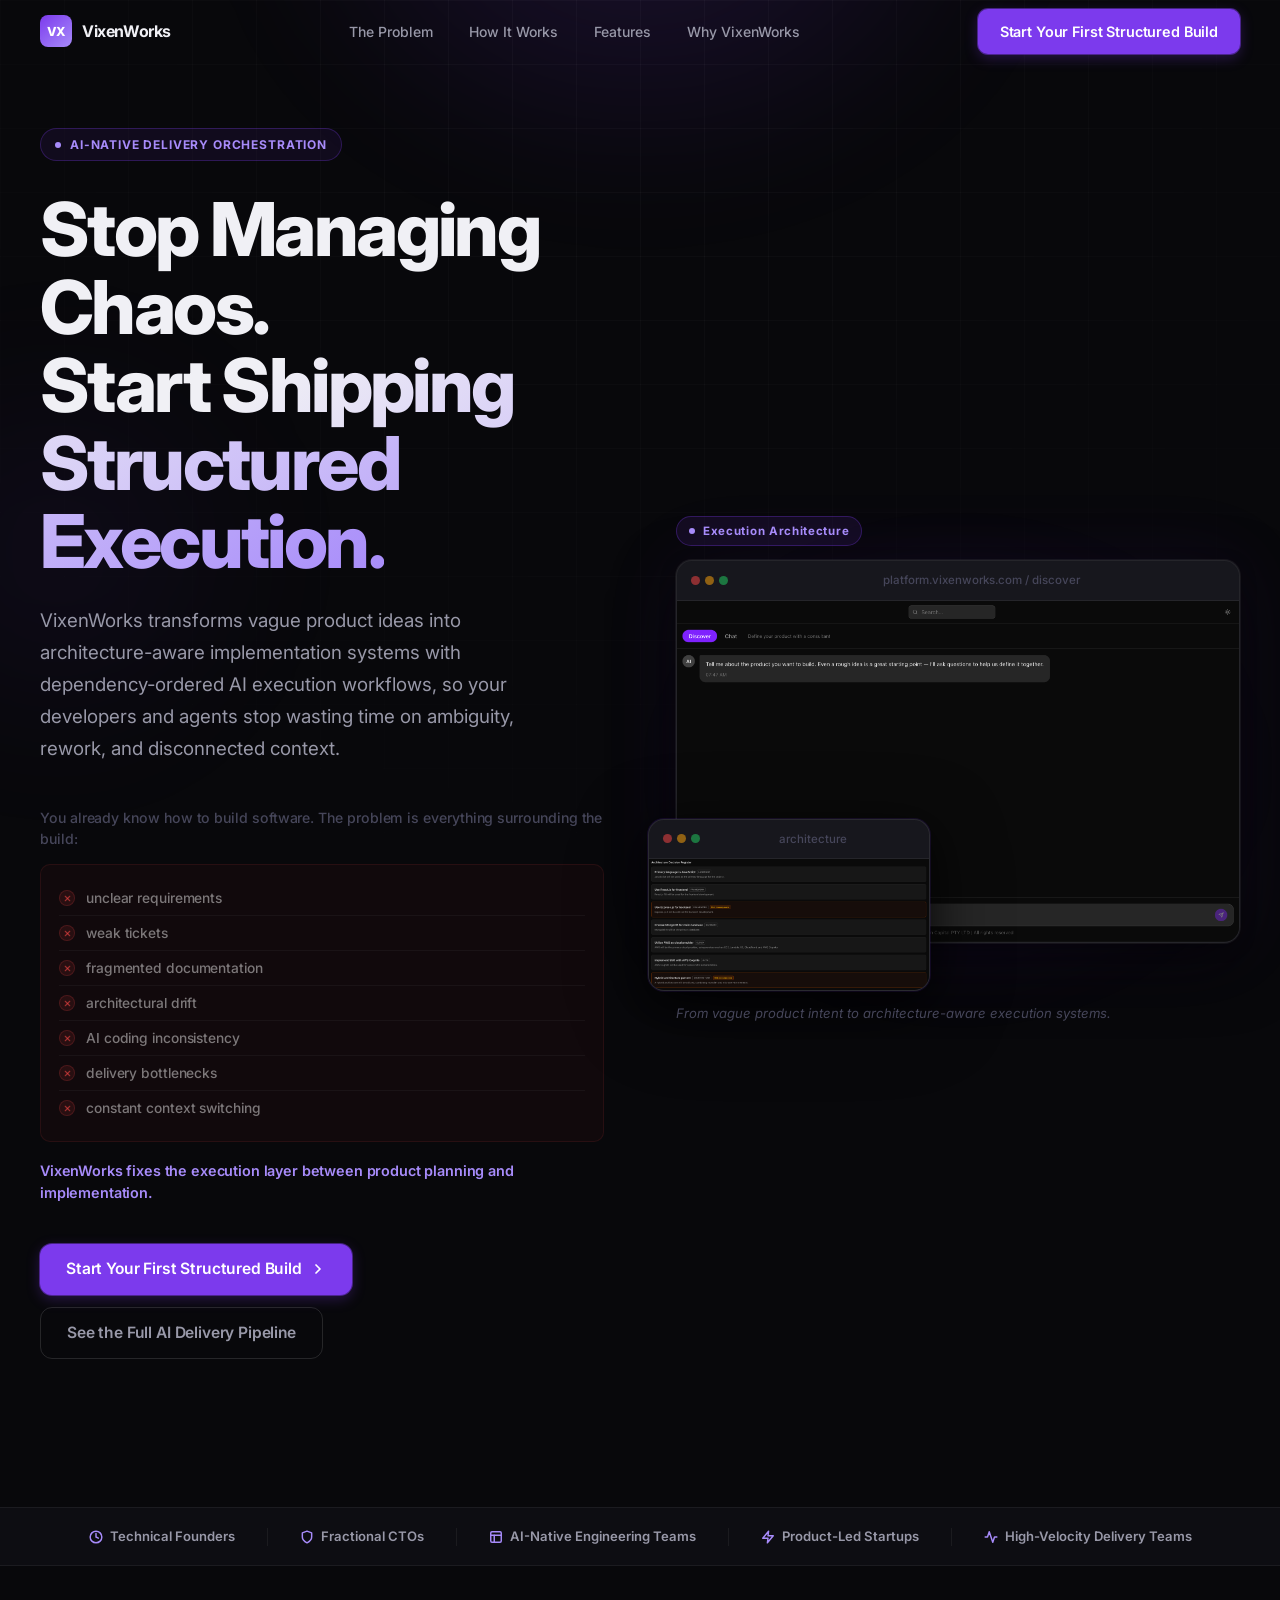
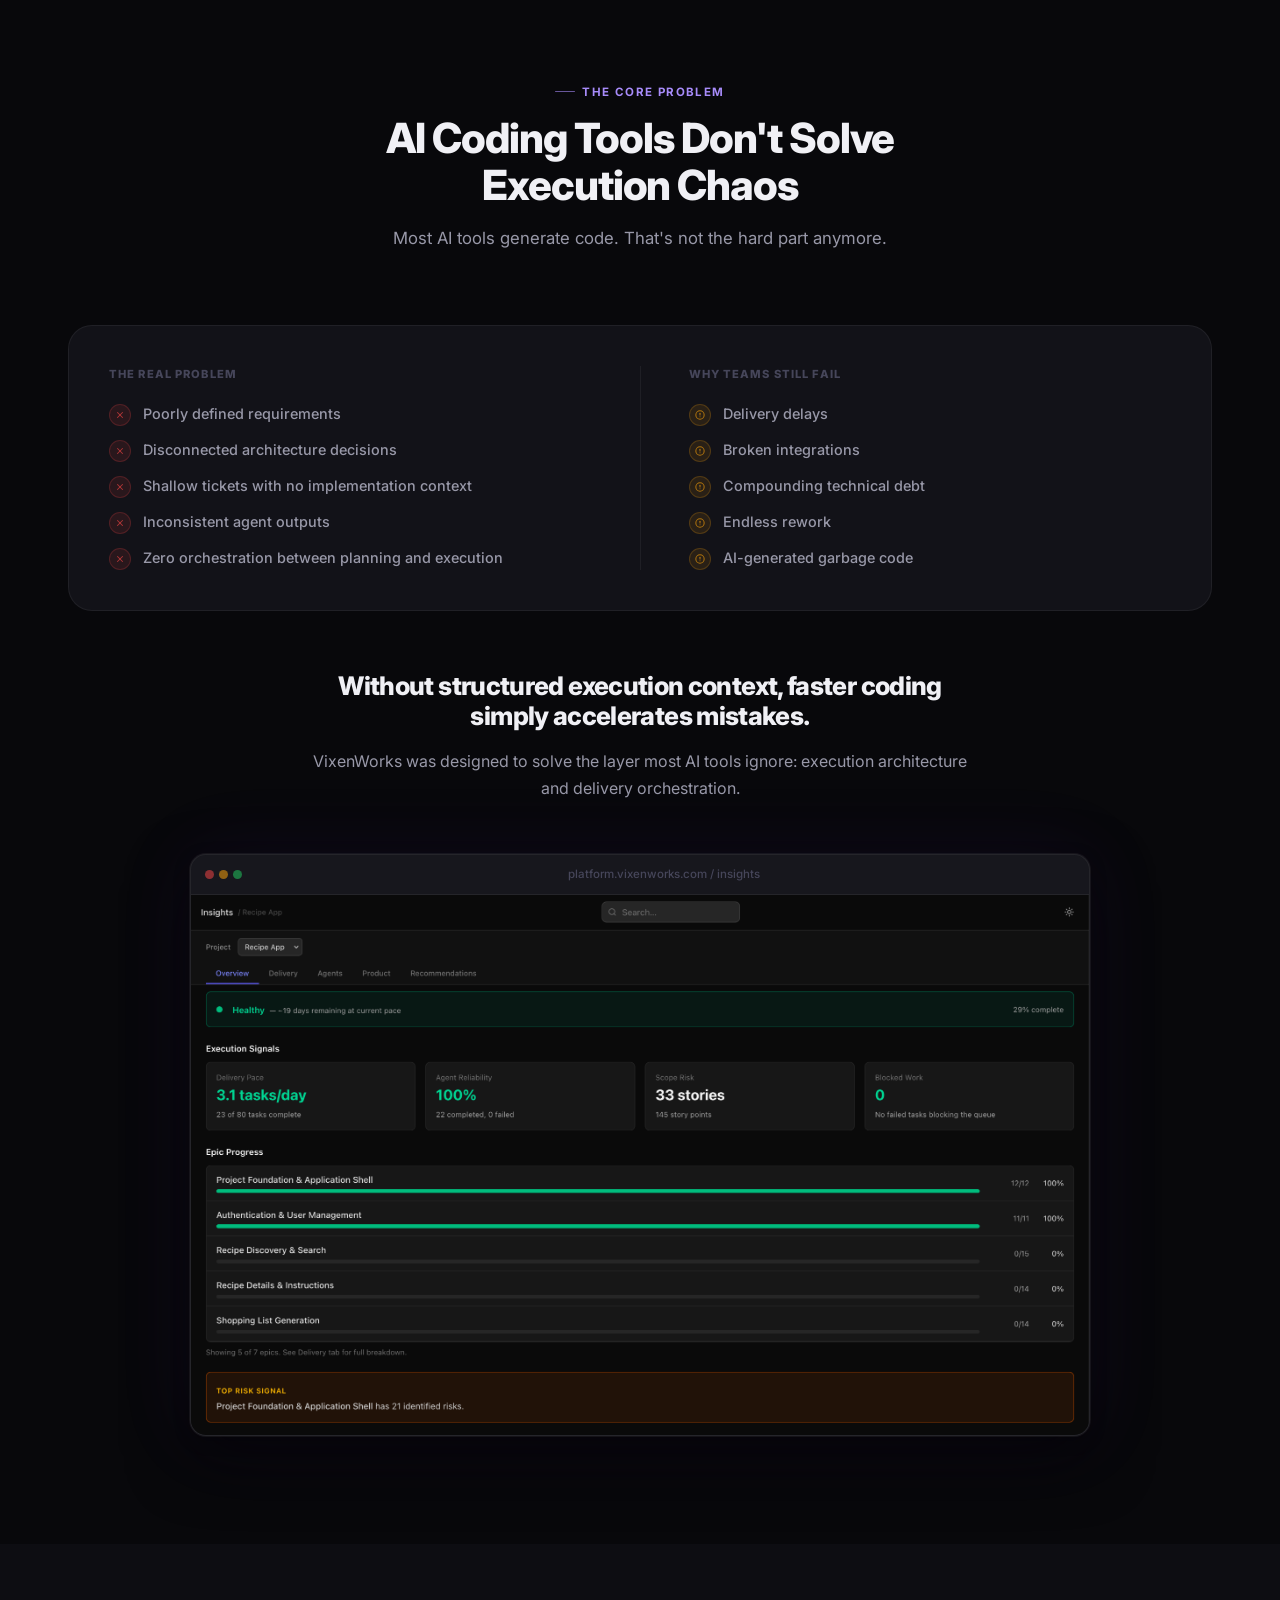
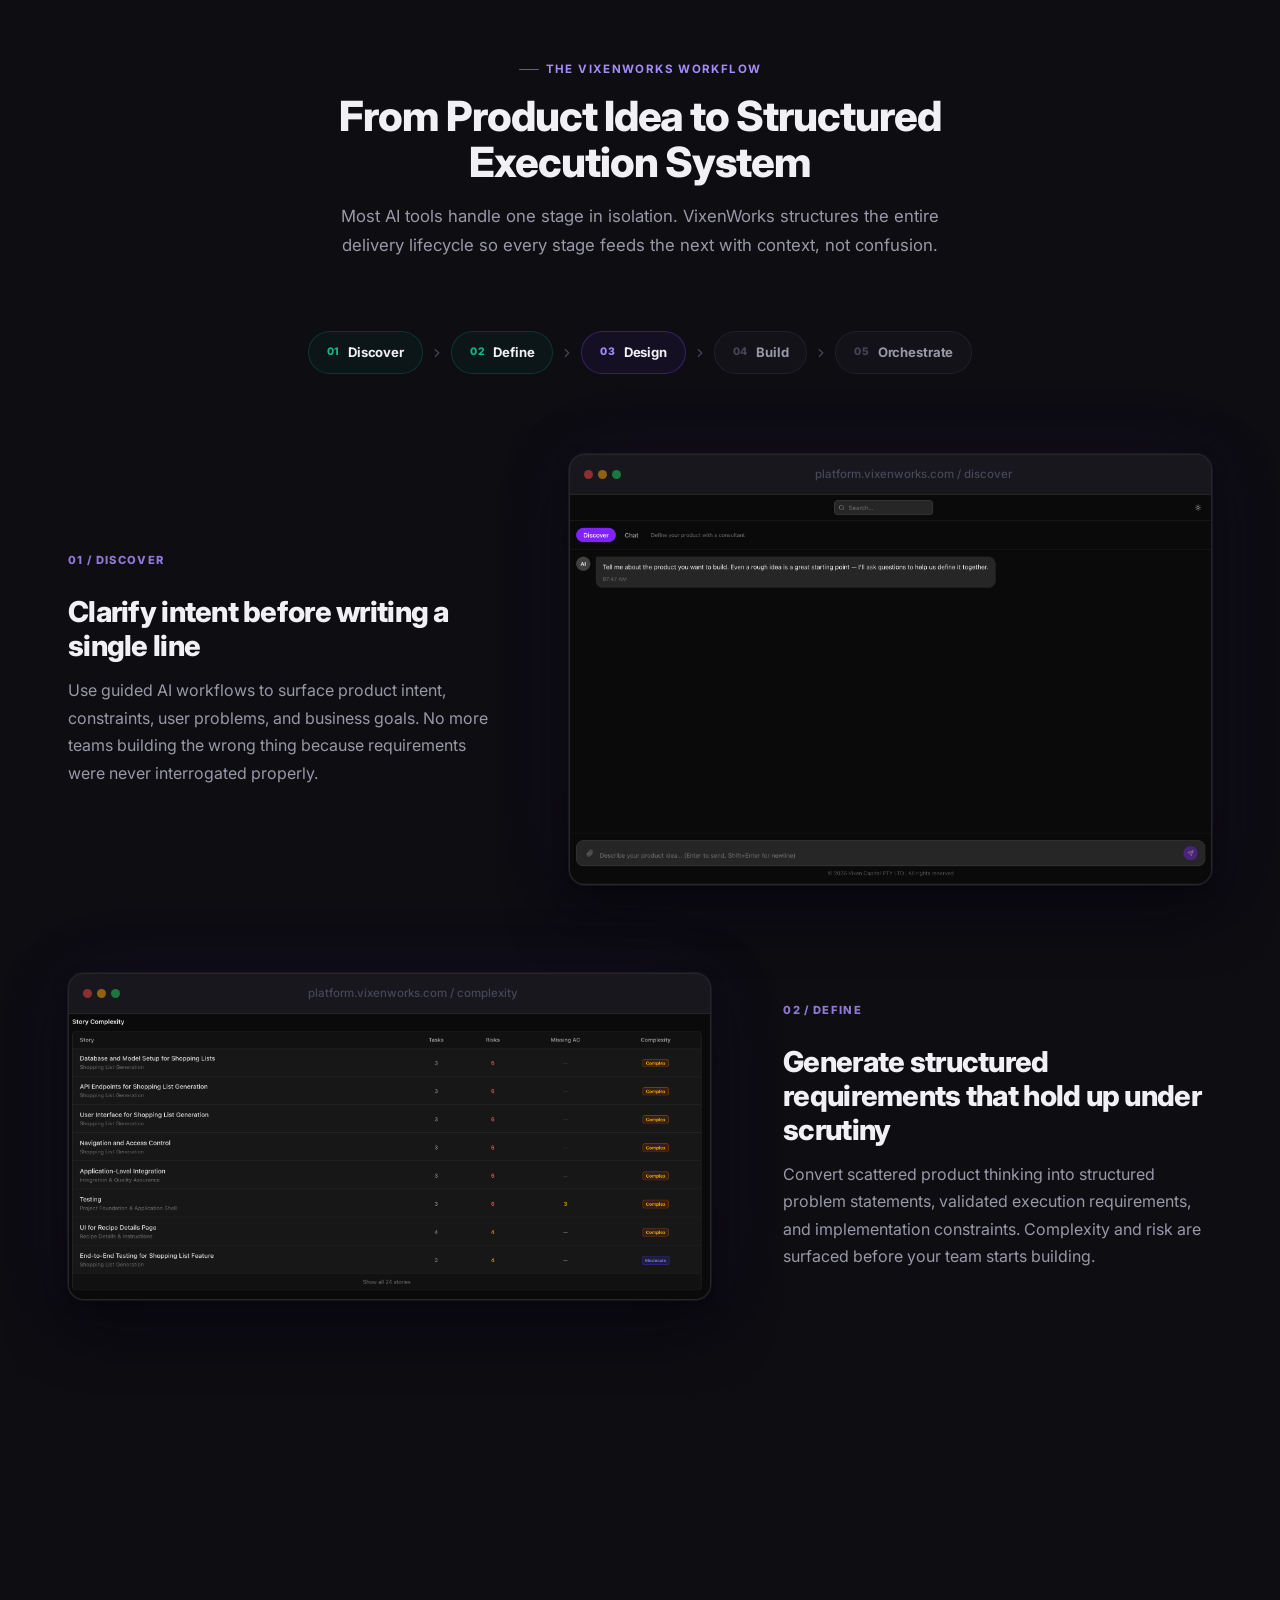
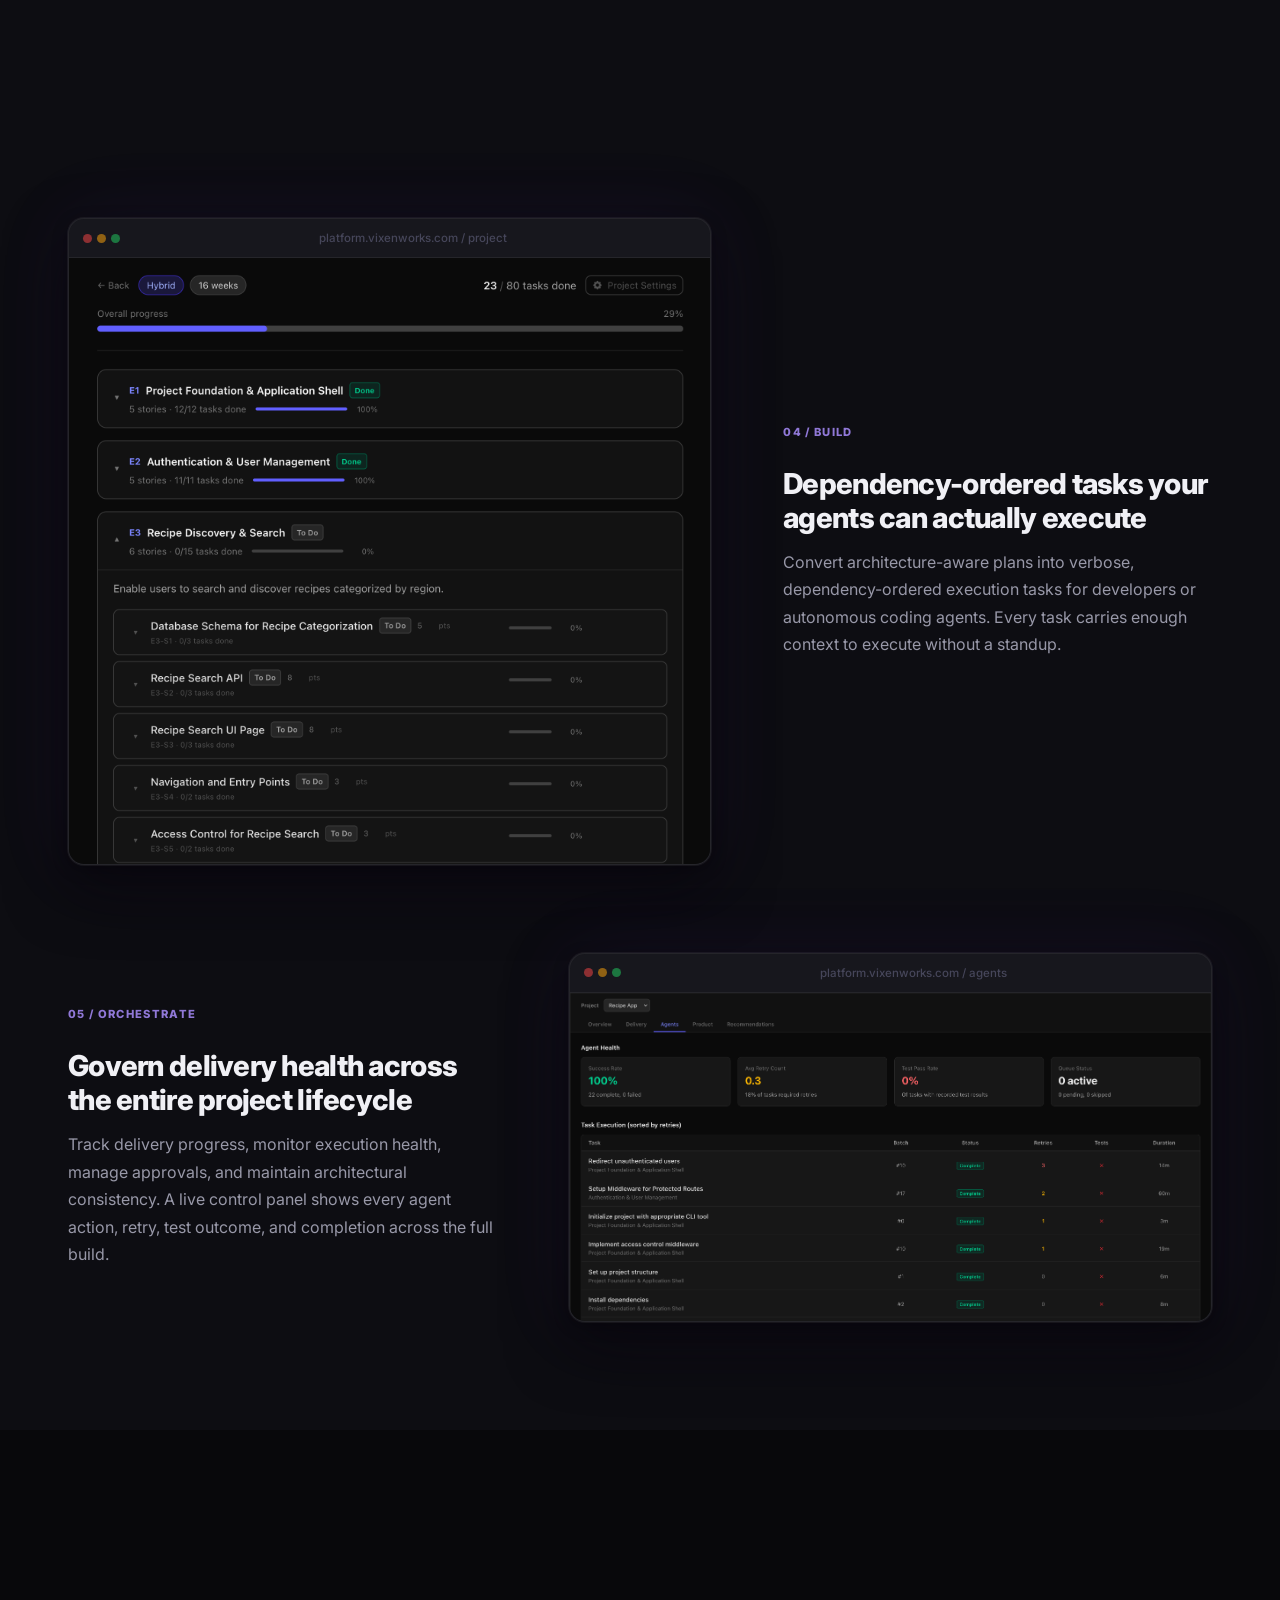
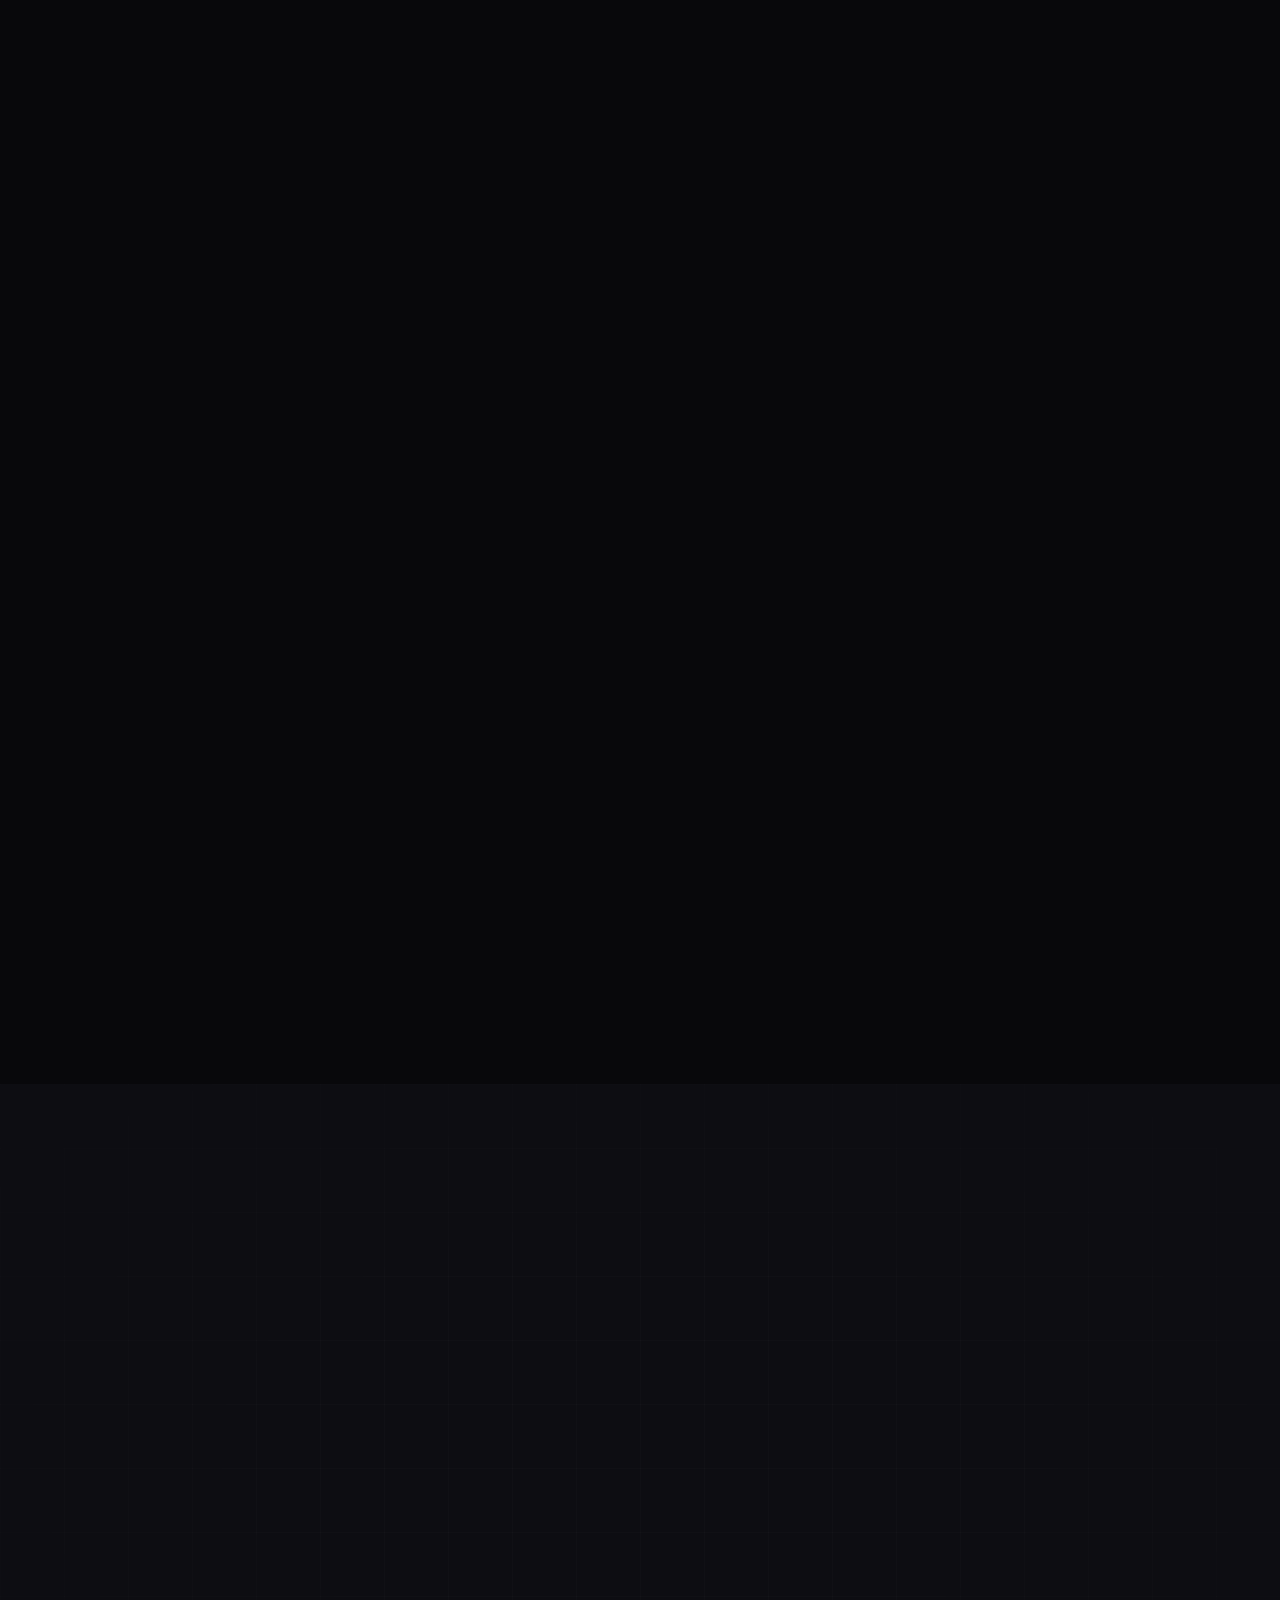
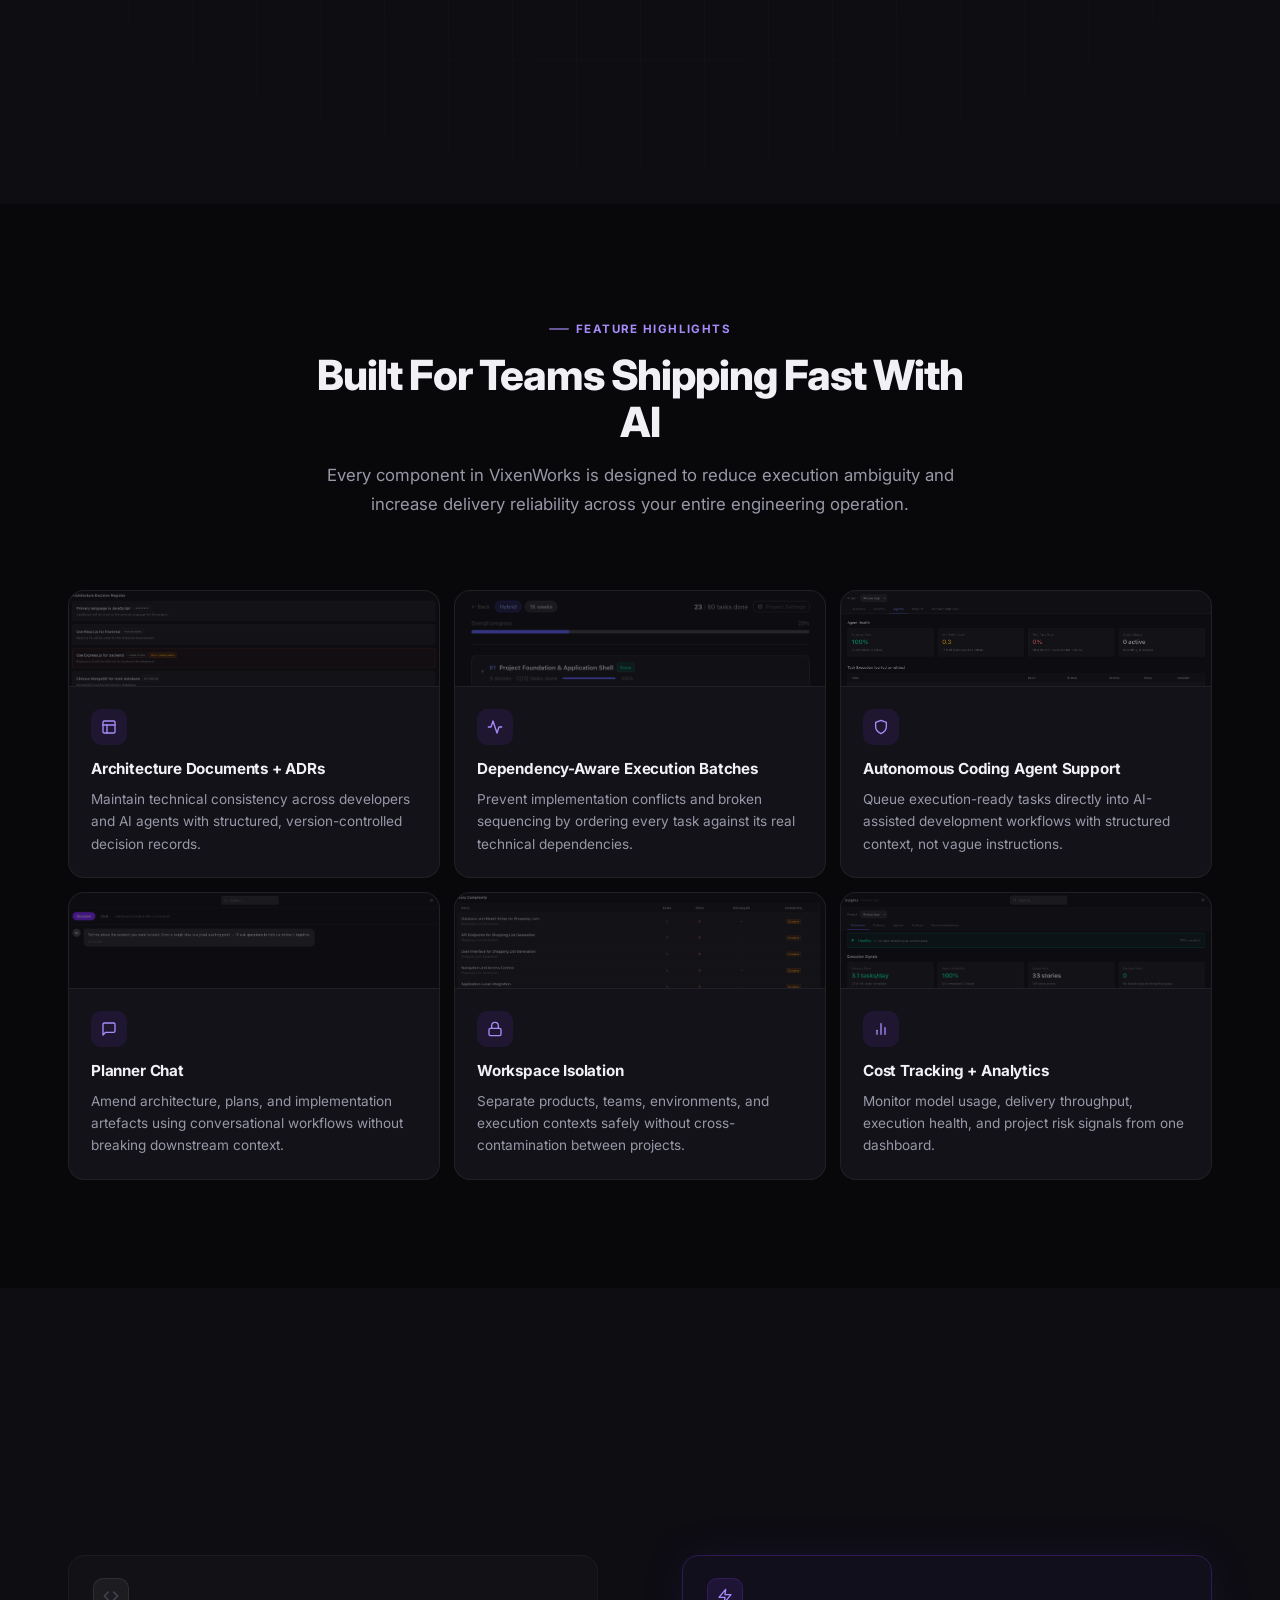
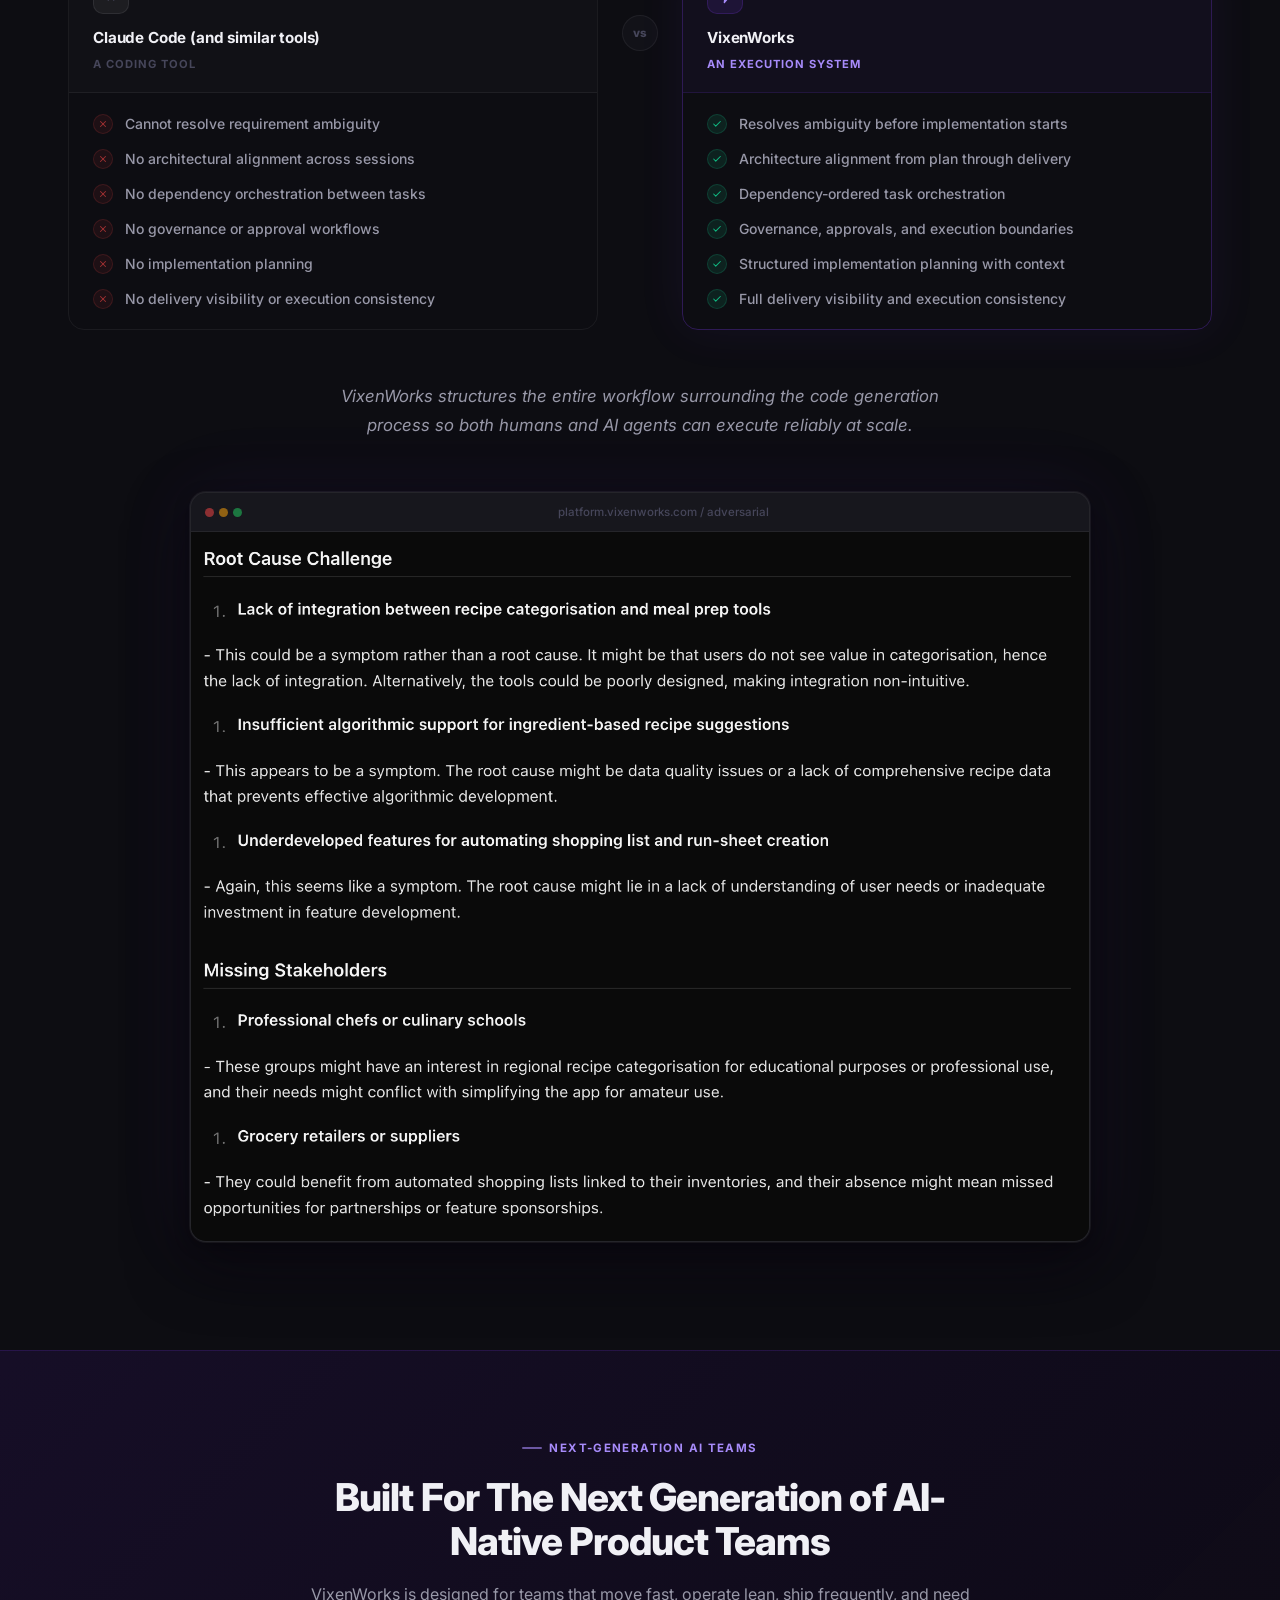
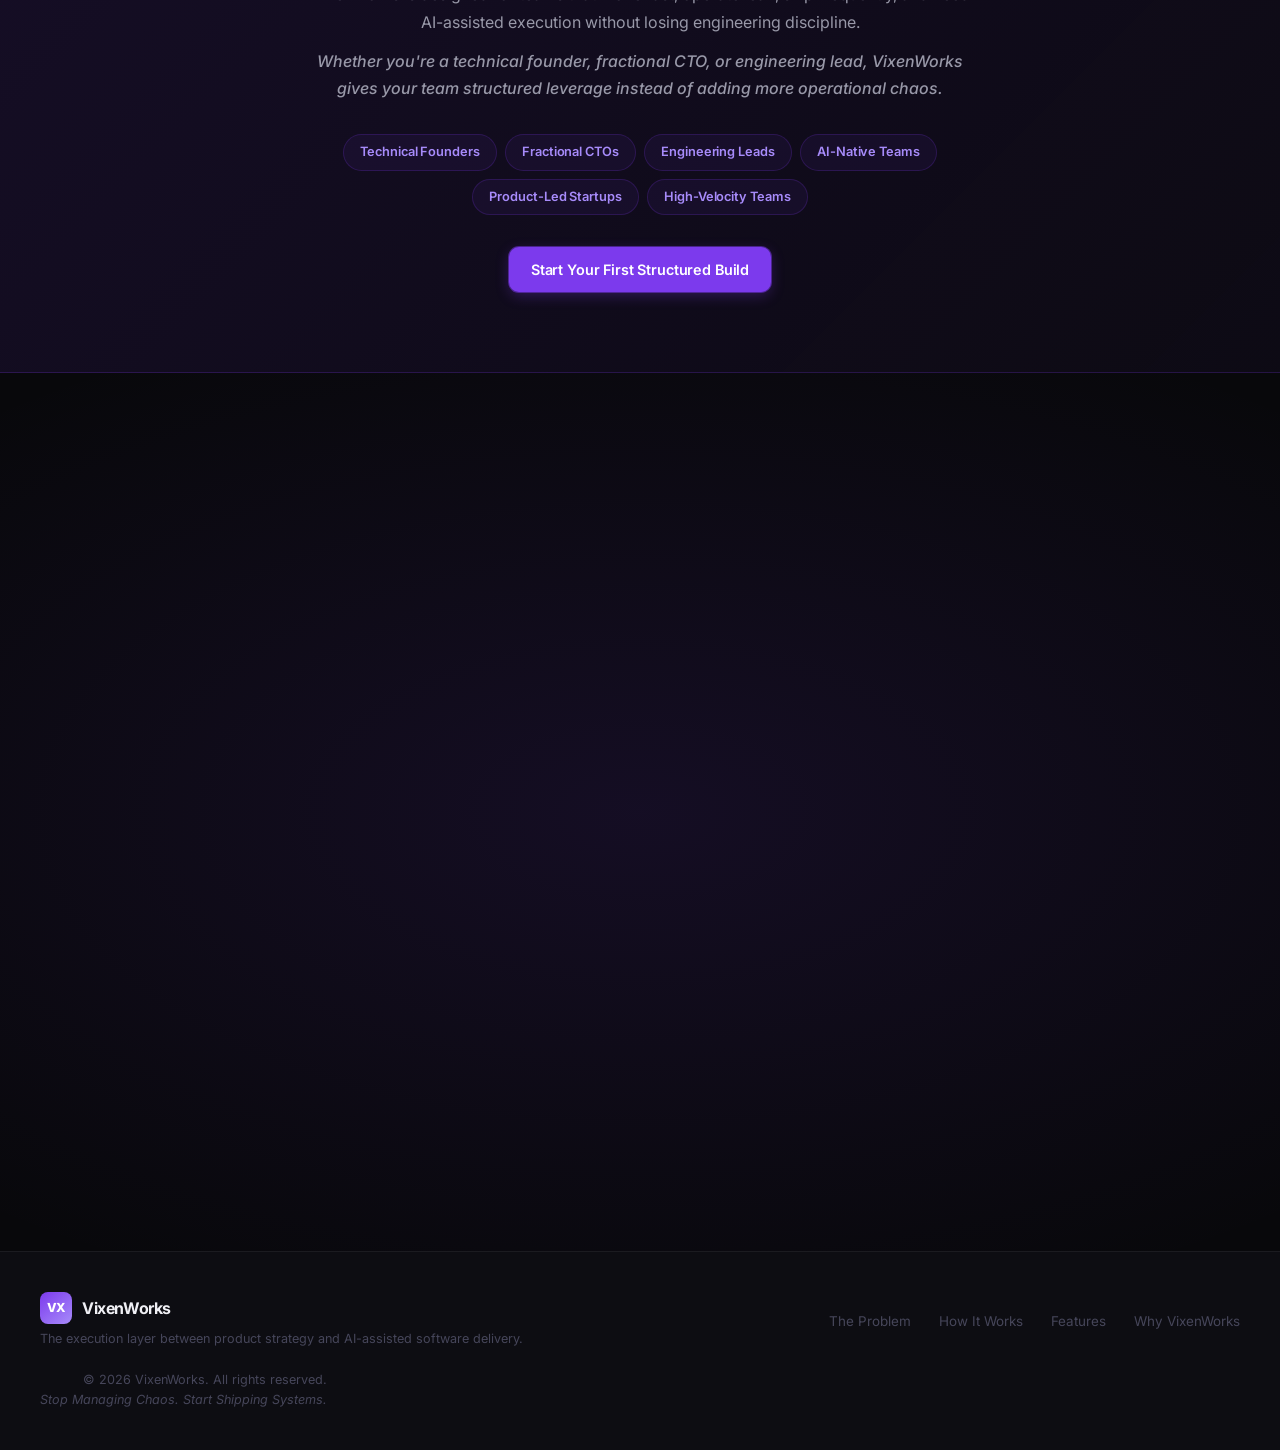
<file: ai-delivery-orchestration-for-engineering-leads.html>
<!DOCTYPE html>
<html lang="en">
<head>
  <!-- Google tag (gtag.js) -->
  <script async src="https://www.googletagmanager.com/gtag/js?id=AW-18152060479"></script>
  <script>
    window.dataLayer = window.dataLayer || [];
    function gtag(){dataLayer.push(arguments);}
    gtag('js', new Date());
    gtag('config', 'AW-18152060479');
  </script>
  <meta charset="UTF-8" />
  <meta name="viewport" content="width=device-width, initial-scale=1.0" />
  <title>AI Delivery Orchestration Platform for Engineering Leads | VixenWorks</title>
  <meta name="description" content="VixenWorks is the missing execution layer between product planning and AI-assisted software delivery. Architecture-aware orchestration, dependency-ordered tasks, and delivery governance for technical founders and engineering leads." />
  <meta property="og:title" content="Stop Managing Chaos. Start Shipping Structured Execution., VixenWorks" />
  <meta property="og:description" content="VixenWorks transforms vague product ideas into architecture-aware implementation systems with dependency-ordered AI execution workflows for engineering teams." />
  <meta property="og:type" content="website" />
  <meta name="robots" content="index, follow" />
  <link rel="canonical" href="https://landing.vixenworks.com/ai-delivery-orchestration-for-engineering-leads" />
  <link rel="preconnect" href="https://fonts.googleapis.com" />
  <link rel="preconnect" href="https://fonts.gstatic.com" crossorigin />
  <link href="https://fonts.googleapis.com/css2?family=Inter:ital,opsz,wght@0,14..32,300..900;1,14..32,300..900&display=swap" rel="stylesheet" />
  <link rel="stylesheet" href="styles.css" />
  <link rel="stylesheet" href="ai-lead-landing-styles.css" />
</head>
<body>

  <!-- ═══════════════════════════════════════════ NAVIGATION -->
  <nav class="nav" id="nav">
    <div class="nav-inner">
      <a href="#" class="nav-logo" aria-label="VixenWorks home">
        <div class="logo-mark" aria-hidden="true">VX</div>
        <span class="logo-name">VixenWorks</span>
      </a>
      <ul class="nav-links" role="list">
        <li><a href="#problem">The Problem</a></li>
        <li><a href="#workflow">How It Works</a></li>
        <li><a href="#features">Features</a></li>
        <li><a href="#objection">Why VixenWorks</a></li>
      </ul>
      <div>
        <a href="https://platform.vixenworks.com/register" class="btn btn-primary">Start Your First Structured Build</a>
      </div>
    </div>
  </nav>

  <main>

    <!-- ═══════════════════════════════════════════ 1. HERO -->
    <section class="hero" id="hero" aria-labelledby="sc-hero-heading">
      <div class="hero-bg" aria-hidden="true">
        <div class="hero-glow-top"></div>
        <div class="hero-glow-left"></div>
        <div class="hero-grid"></div>
      </div>

      <div class="hero-inner">
        <div class="hero-content">
          <div class="hero-eyebrow fade-up" aria-label="Category">
            <span class="eyebrow-dot" aria-hidden="true"></span>
            AI-Native Delivery Orchestration
          </div>

          <h1 id="sc-hero-heading" class="fade-up" data-delay="1">
            Stop Managing Chaos.<br>
            <span class="gradient-text">Start Shipping Structured Execution.</span>
          </h1>

          <p class="hero-sub fade-up" data-delay="2">
            VixenWorks transforms vague product ideas into architecture-aware implementation systems with dependency-ordered AI execution workflows, so your developers and agents stop wasting time on ambiguity, rework, and disconnected context.
          </p>

          <div class="sc-hero-problems fade-up" data-delay="3" aria-label="Execution problems VixenWorks solves">
            <p class="sc-hero-problems-lead">You already know how to build software. The problem is everything surrounding the build:</p>
            <ul class="sc-problem-list" role="list">
              <li>
                <span class="sc-pl-icon" aria-hidden="true">
                  <svg width="9" height="9" viewBox="0 0 24 24" fill="none" stroke="currentColor" stroke-width="3" stroke-linecap="round" stroke-linejoin="round"><line x1="18" y1="6" x2="6" y2="18"/><line x1="6" y1="6" x2="18" y2="18"/></svg>
                </span>
                unclear requirements
              </li>
              <li>
                <span class="sc-pl-icon" aria-hidden="true">
                  <svg width="9" height="9" viewBox="0 0 24 24" fill="none" stroke="currentColor" stroke-width="3" stroke-linecap="round" stroke-linejoin="round"><line x1="18" y1="6" x2="6" y2="18"/><line x1="6" y1="6" x2="18" y2="18"/></svg>
                </span>
                weak tickets
              </li>
              <li>
                <span class="sc-pl-icon" aria-hidden="true">
                  <svg width="9" height="9" viewBox="0 0 24 24" fill="none" stroke="currentColor" stroke-width="3" stroke-linecap="round" stroke-linejoin="round"><line x1="18" y1="6" x2="6" y2="18"/><line x1="6" y1="6" x2="18" y2="18"/></svg>
                </span>
                fragmented documentation
              </li>
              <li>
                <span class="sc-pl-icon" aria-hidden="true">
                  <svg width="9" height="9" viewBox="0 0 24 24" fill="none" stroke="currentColor" stroke-width="3" stroke-linecap="round" stroke-linejoin="round"><line x1="18" y1="6" x2="6" y2="18"/><line x1="6" y1="6" x2="18" y2="18"/></svg>
                </span>
                architectural drift
              </li>
              <li>
                <span class="sc-pl-icon" aria-hidden="true">
                  <svg width="9" height="9" viewBox="0 0 24 24" fill="none" stroke="currentColor" stroke-width="3" stroke-linecap="round" stroke-linejoin="round"><line x1="18" y1="6" x2="6" y2="18"/><line x1="6" y1="6" x2="18" y2="18"/></svg>
                </span>
                AI coding inconsistency
              </li>
              <li>
                <span class="sc-pl-icon" aria-hidden="true">
                  <svg width="9" height="9" viewBox="0 0 24 24" fill="none" stroke="currentColor" stroke-width="3" stroke-linecap="round" stroke-linejoin="round"><line x1="18" y1="6" x2="6" y2="18"/><line x1="6" y1="6" x2="18" y2="18"/></svg>
                </span>
                delivery bottlenecks
              </li>
              <li>
                <span class="sc-pl-icon" aria-hidden="true">
                  <svg width="9" height="9" viewBox="0 0 24 24" fill="none" stroke="currentColor" stroke-width="3" stroke-linecap="round" stroke-linejoin="round"><line x1="18" y1="6" x2="6" y2="18"/><line x1="6" y1="6" x2="18" y2="18"/></svg>
                </span>
                constant context switching
              </li>
            </ul>
            <p class="sc-hero-problems-close">VixenWorks fixes the execution layer between product planning and implementation.</p>
          </div>

          <div class="hero-actions fade-up" data-delay="4">
            <a href="https://platform.vixenworks.com/register" class="btn btn-primary btn-lg">
              Start Your First Structured Build
              <svg width="16" height="16" viewBox="0 0 24 24" fill="none" stroke="currentColor" stroke-width="2.5" stroke-linecap="round" stroke-linejoin="round" aria-hidden="true"><path d="m9 18 6-6-6-6"/></svg>
            </a>
            <a href="#workflow" class="btn btn-secondary btn-lg">See the Full AI Delivery Pipeline</a>
          </div>
        </div>

        <!-- Hero Visual -->
        <div class="hero-visual fade-in" data-delay="1" id="hero-visual">
          <div class="hero-screenshot-wrap">
            <div class="hero-workflow-badge">
              <span class="eyebrow-dot" aria-hidden="true"></span>
              Execution Architecture
            </div>
            <div class="product-shot-frame hero-main-shot image-glow">
              <div class="psf-titlebar" aria-hidden="true">
                <div class="psf-dots">
                  <span class="psf-dot"></span>
                  <span class="psf-dot"></span>
                  <span class="psf-dot"></span>
                </div>
                <span class="psf-url">platform.vixenworks.com / discover</span>
              </div>
              <img
                src="images/discover.png"
                alt="VixenWorks Discover: guided product conversation and structured execution workflow"
                class="product-shot"
              />
            </div>
            <div class="floating-shot" aria-hidden="true">
              <div class="product-shot-frame floating-shot-frame">
                <div class="psf-titlebar">
                  <div class="psf-dots">
                    <span class="psf-dot"></span>
                    <span class="psf-dot"></span>
                    <span class="psf-dot"></span>
                  </div>
                  <span class="psf-url">architecture</span>
                </div>
                <img
                  src="images/architecture.png"
                  alt="Architecture-aware planning view"
                  class="product-shot"
                  loading="lazy"
                />
              </div>
            </div>
          </div>
          <p class="product-shot-caption">From vague product intent to architecture-aware execution systems.</p>
        </div>
      </div>
    </section>

    <!-- ═══════════════════════════════════════════ TRUST BAR -->
    <div class="trust-strip" role="list" aria-label="Built for">
      <div class="trust-inner">
        <div class="trust-item" role="listitem">
          <svg width="14" height="14" viewBox="0 0 24 24" fill="none" stroke="currentColor" stroke-width="2.5" stroke-linecap="round" stroke-linejoin="round" aria-hidden="true"><circle cx="12" cy="12" r="10"/><polyline points="12 6 12 12 16 14"/></svg>
          Technical Founders
        </div>
        <div class="trust-sep" aria-hidden="true"></div>
        <div class="trust-item" role="listitem">
          <svg width="14" height="14" viewBox="0 0 24 24" fill="none" stroke="currentColor" stroke-width="2.5" stroke-linecap="round" stroke-linejoin="round" aria-hidden="true"><path d="M12 22s8-4 8-10V5l-8-3-8 3v7c0 6 8 10 8 10z"/></svg>
          Fractional CTOs
        </div>
        <div class="trust-sep" aria-hidden="true"></div>
        <div class="trust-item" role="listitem">
          <svg width="14" height="14" viewBox="0 0 24 24" fill="none" stroke="currentColor" stroke-width="2.5" stroke-linecap="round" stroke-linejoin="round" aria-hidden="true"><rect x="3" y="3" width="18" height="18" rx="2"/><line x1="3" y1="9" x2="21" y2="9"/><line x1="9" y1="21" x2="9" y2="9"/></svg>
          AI-Native Engineering Teams
        </div>
        <div class="trust-sep" aria-hidden="true"></div>
        <div class="trust-item" role="listitem">
          <svg width="14" height="14" viewBox="0 0 24 24" fill="none" stroke="currentColor" stroke-width="2.5" stroke-linecap="round" stroke-linejoin="round" aria-hidden="true"><polygon points="13 2 3 14 12 14 11 22 21 10 12 10 13 2"/></svg>
          Product-Led Startups
        </div>
        <div class="trust-sep" aria-hidden="true"></div>
        <div class="trust-item" role="listitem">
          <svg width="14" height="14" viewBox="0 0 24 24" fill="none" stroke="currentColor" stroke-width="2.5" stroke-linecap="round" stroke-linejoin="round" aria-hidden="true"><polyline points="22 12 18 12 15 21 9 3 6 12 2 12"/></svg>
          High-Velocity Delivery Teams
        </div>
      </div>
    </div>

    <!-- ═══════════════════════════════════════════ 2. CORE PROBLEM -->
    <section class="section" id="problem" aria-labelledby="sc-problem-heading">
      <div class="container">
        <div class="section-header section-header--centered fade-up">
          <div class="section-eyebrow">
            <span class="eyebrow-line" aria-hidden="true"></span>
            The Core Problem
          </div>
          <h2 id="sc-problem-heading">AI Coding Tools Don't Solve Execution Chaos</h2>
          <p>Most AI tools generate code. That's not the hard part anymore.</p>
        </div>

        <div class="sc-problem-columns fade-up" data-delay="1">
          <div class="sc-problem-col">
            <div class="sc-problem-col-label">The Real Problem</div>
            <ul class="sc-detail-list" role="list">
              <li>
                <div class="sc-detail-icon sc-detail-icon--red" aria-hidden="true">
                  <svg width="10" height="10" viewBox="0 0 24 24" fill="none" stroke="currentColor" stroke-width="2.5" stroke-linecap="round" stroke-linejoin="round"><line x1="18" y1="6" x2="6" y2="18"/><line x1="6" y1="6" x2="18" y2="18"/></svg>
                </div>
                Poorly defined requirements
              </li>
              <li>
                <div class="sc-detail-icon sc-detail-icon--red" aria-hidden="true">
                  <svg width="10" height="10" viewBox="0 0 24 24" fill="none" stroke="currentColor" stroke-width="2.5" stroke-linecap="round" stroke-linejoin="round"><line x1="18" y1="6" x2="6" y2="18"/><line x1="6" y1="6" x2="18" y2="18"/></svg>
                </div>
                Disconnected architecture decisions
              </li>
              <li>
                <div class="sc-detail-icon sc-detail-icon--red" aria-hidden="true">
                  <svg width="10" height="10" viewBox="0 0 24 24" fill="none" stroke="currentColor" stroke-width="2.5" stroke-linecap="round" stroke-linejoin="round"><line x1="18" y1="6" x2="6" y2="18"/><line x1="6" y1="6" x2="18" y2="18"/></svg>
                </div>
                Shallow tickets with no implementation context
              </li>
              <li>
                <div class="sc-detail-icon sc-detail-icon--red" aria-hidden="true">
                  <svg width="10" height="10" viewBox="0 0 24 24" fill="none" stroke="currentColor" stroke-width="2.5" stroke-linecap="round" stroke-linejoin="round"><line x1="18" y1="6" x2="6" y2="18"/><line x1="6" y1="6" x2="18" y2="18"/></svg>
                </div>
                Inconsistent agent outputs
              </li>
              <li>
                <div class="sc-detail-icon sc-detail-icon--red" aria-hidden="true">
                  <svg width="10" height="10" viewBox="0 0 24 24" fill="none" stroke="currentColor" stroke-width="2.5" stroke-linecap="round" stroke-linejoin="round"><line x1="18" y1="6" x2="6" y2="18"/><line x1="6" y1="6" x2="18" y2="18"/></svg>
                </div>
                Zero orchestration between planning and execution
              </li>
            </ul>
          </div>

          <div class="sc-problem-col-divider" aria-hidden="true"></div>

          <div class="sc-problem-col">
            <div class="sc-problem-col-label">Why Teams Still Fail</div>
            <ul class="sc-detail-list" role="list">
              <li>
                <div class="sc-detail-icon sc-detail-icon--amber" aria-hidden="true">
                  <svg width="10" height="10" viewBox="0 0 24 24" fill="none" stroke="currentColor" stroke-width="2.5" stroke-linecap="round" stroke-linejoin="round"><circle cx="12" cy="12" r="10"/><line x1="12" y1="8" x2="12" y2="12"/><line x1="12" y1="16" x2="12.01" y2="16"/></svg>
                </div>
                Delivery delays
              </li>
              <li>
                <div class="sc-detail-icon sc-detail-icon--amber" aria-hidden="true">
                  <svg width="10" height="10" viewBox="0 0 24 24" fill="none" stroke="currentColor" stroke-width="2.5" stroke-linecap="round" stroke-linejoin="round"><circle cx="12" cy="12" r="10"/><line x1="12" y1="8" x2="12" y2="12"/><line x1="12" y1="16" x2="12.01" y2="16"/></svg>
                </div>
                Broken integrations
              </li>
              <li>
                <div class="sc-detail-icon sc-detail-icon--amber" aria-hidden="true">
                  <svg width="10" height="10" viewBox="0 0 24 24" fill="none" stroke="currentColor" stroke-width="2.5" stroke-linecap="round" stroke-linejoin="round"><circle cx="12" cy="12" r="10"/><line x1="12" y1="8" x2="12" y2="12"/><line x1="12" y1="16" x2="12.01" y2="16"/></svg>
                </div>
                Compounding technical debt
              </li>
              <li>
                <div class="sc-detail-icon sc-detail-icon--amber" aria-hidden="true">
                  <svg width="10" height="10" viewBox="0 0 24 24" fill="none" stroke="currentColor" stroke-width="2.5" stroke-linecap="round" stroke-linejoin="round"><circle cx="12" cy="12" r="10"/><line x1="12" y1="8" x2="12" y2="12"/><line x1="12" y1="16" x2="12.01" y2="16"/></svg>
                </div>
                Endless rework
              </li>
              <li>
                <div class="sc-detail-icon sc-detail-icon--amber" aria-hidden="true">
                  <svg width="10" height="10" viewBox="0 0 24 24" fill="none" stroke="currentColor" stroke-width="2.5" stroke-linecap="round" stroke-linejoin="round"><circle cx="12" cy="12" r="10"/><line x1="12" y1="8" x2="12" y2="12"/><line x1="12" y1="16" x2="12.01" y2="16"/></svg>
                </div>
                AI-generated garbage code
              </li>
            </ul>
          </div>
        </div>

        <div class="sc-problem-statement fade-up" data-delay="2">
          <p class="sc-problem-statement-main">Without structured execution context, faster coding simply accelerates mistakes.</p>
          <p class="sc-problem-statement-sub">VixenWorks was designed to solve the layer most AI tools ignore: execution architecture and delivery orchestration.</p>
        </div>

        <div class="sc-problem-shot fade-up" data-delay="3">
          <div class="product-shot-frame image-glow">
            <div class="psf-titlebar" aria-hidden="true">
              <div class="psf-dots">
                <span class="psf-dot"></span>
                <span class="psf-dot"></span>
                <span class="psf-dot"></span>
              </div>
              <span class="psf-url">platform.vixenworks.com / insights</span>
            </div>
            <img
              src="images/insights.png"
              alt="VixenWorks delivery insights dashboard: execution health, delivery pace, and project risk signals"
              class="product-shot"
              loading="lazy"
            />
          </div>
        </div>
      </div>
    </section>

    <!-- ═══════════════════════════════════════════ 3. WORKFLOW PIPELINE -->
    <section class="section section--alt" id="workflow" aria-labelledby="sc-workflow-heading">
      <div class="container">
        <div class="section-header section-header--centered fade-up">
          <div class="section-eyebrow">
            <span class="eyebrow-line" aria-hidden="true"></span>
            The VixenWorks Workflow
          </div>
          <h2 id="sc-workflow-heading">From Product Idea to Structured Execution System</h2>
          <p>Most AI tools handle one stage in isolation. VixenWorks structures the entire delivery lifecycle so every stage feeds the next with context, not confusion.</p>
        </div>

        <!-- Pipeline step overview -->
        <div class="sc-pipeline-overview fade-up" data-delay="1" aria-label="5-step execution pipeline">
          <div class="sc-pipeline-step-chip sc-pipeline-step-chip--done">
            <span class="sc-chip-num">01</span>
            <span class="sc-chip-label">Discover</span>
          </div>
          <div class="sc-pipeline-arrow" aria-hidden="true">
            <svg width="14" height="14" viewBox="0 0 24 24" fill="none" stroke="currentColor" stroke-width="2" stroke-linecap="round" stroke-linejoin="round"><path d="m9 18 6-6-6-6"/></svg>
          </div>
          <div class="sc-pipeline-step-chip sc-pipeline-step-chip--done">
            <span class="sc-chip-num">02</span>
            <span class="sc-chip-label">Define</span>
          </div>
          <div class="sc-pipeline-arrow" aria-hidden="true">
            <svg width="14" height="14" viewBox="0 0 24 24" fill="none" stroke="currentColor" stroke-width="2" stroke-linecap="round" stroke-linejoin="round"><path d="m9 18 6-6-6-6"/></svg>
          </div>
          <div class="sc-pipeline-step-chip sc-pipeline-step-chip--active">
            <span class="sc-chip-num">03</span>
            <span class="sc-chip-label">Design</span>
          </div>
          <div class="sc-pipeline-arrow" aria-hidden="true">
            <svg width="14" height="14" viewBox="0 0 24 24" fill="none" stroke="currentColor" stroke-width="2" stroke-linecap="round" stroke-linejoin="round"><path d="m9 18 6-6-6-6"/></svg>
          </div>
          <div class="sc-pipeline-step-chip">
            <span class="sc-chip-num">04</span>
            <span class="sc-chip-label">Build</span>
          </div>
          <div class="sc-pipeline-arrow" aria-hidden="true">
            <svg width="14" height="14" viewBox="0 0 24 24" fill="none" stroke="currentColor" stroke-width="2" stroke-linecap="round" stroke-linejoin="round"><path d="m9 18 6-6-6-6"/></svg>
          </div>
          <div class="sc-pipeline-step-chip">
            <span class="sc-chip-num">05</span>
            <span class="sc-chip-label">Orchestrate</span>
          </div>
        </div>

        <!-- Alternating screenshot features -->
        <div class="screenshot-feature-list" role="list">

          <!-- Step 01: Discover -->
          <div class="screenshot-feature fade-up" data-delay="1" role="listitem">
            <div class="sf-text">
              <div class="step-label">01 / Discover</div>
              <h3>Clarify intent before writing a single line</h3>
              <p>Use guided AI workflows to surface product intent, constraints, user problems, and business goals. No more teams building the wrong thing because requirements were never interrogated properly.</p>
            </div>
            <div class="product-shot-frame sf-image image-glow">
              <div class="psf-titlebar" aria-hidden="true">
                <div class="psf-dots">
                  <span class="psf-dot"></span>
                  <span class="psf-dot"></span>
                  <span class="psf-dot"></span>
                </div>
                <span class="psf-url">platform.vixenworks.com / discover</span>
              </div>
              <img src="images/discover.png" alt="VixenWorks Discover: guided product conversation interface for clarifying intent" class="product-shot" loading="lazy" />
            </div>
          </div>

          <!-- Step 02: Define -->
          <div class="screenshot-feature screenshot-feature--reversed fade-up" data-delay="1" role="listitem">
            <div class="sf-text">
              <div class="step-label">02 / Define</div>
              <h3>Generate structured requirements that hold up under scrutiny</h3>
              <p>Convert scattered product thinking into structured problem statements, validated execution requirements, and implementation constraints. Complexity and risk are surfaced before your team starts building.</p>
            </div>
            <div class="product-shot-frame sf-image image-glow">
              <div class="psf-titlebar" aria-hidden="true">
                <div class="psf-dots">
                  <span class="psf-dot"></span>
                  <span class="psf-dot"></span>
                  <span class="psf-dot"></span>
                </div>
                <span class="psf-url">platform.vixenworks.com / complexity</span>
              </div>
              <img src="images/complexity.png" alt="VixenWorks Define: complexity scoring and structured requirement validation" class="product-shot" loading="lazy" />
            </div>
          </div>

          <!-- Step 03: Design -->
          <div class="screenshot-feature fade-up" data-delay="1" role="listitem">
            <div class="sf-text">
              <div class="step-label">03 / Design</div>
              <h3>Architecture-aware plans before a single file is touched</h3>
              <p>Create architecture documents, ADRs, dependency graphs, implementation phases, and technical documentation. Every downstream decision stays aligned to the architecture established here.</p>
            </div>
            <div class="product-shot-frame sf-image image-glow">
              <div class="psf-titlebar" aria-hidden="true">
                <div class="psf-dots">
                  <span class="psf-dot"></span>
                  <span class="psf-dot"></span>
                  <span class="psf-dot"></span>
                </div>
                <span class="psf-url">platform.vixenworks.com / architecture</span>
              </div>
              <img src="images/architecture.png" alt="VixenWorks Design: architecture planning, ADRs, and dependency graph visualization" class="product-shot" loading="lazy" />
            </div>
          </div>

          <!-- Step 04: Build -->
          <div class="screenshot-feature screenshot-feature--reversed fade-up" data-delay="1" role="listitem">
            <div class="sf-text">
              <div class="step-label">04 / Build</div>
              <h3>Dependency-ordered tasks your agents can actually execute</h3>
              <p>Convert architecture-aware plans into verbose, dependency-ordered execution tasks for developers or autonomous coding agents. Every task carries enough context to execute without a standup.</p>
            </div>
            <div class="product-shot-frame sf-image image-glow">
              <div class="psf-titlebar" aria-hidden="true">
                <div class="psf-dots">
                  <span class="psf-dot"></span>
                  <span class="psf-dot"></span>
                  <span class="psf-dot"></span>
                </div>
                <span class="psf-url">platform.vixenworks.com / project</span>
              </div>
              <img src="images/project.png" alt="VixenWorks Build: dependency-ordered execution tasks for developers and AI agents" class="product-shot" loading="lazy" />
            </div>
          </div>

          <!-- Step 05: Orchestrate -->
          <div class="screenshot-feature fade-up" data-delay="1" role="listitem">
            <div class="sf-text">
              <div class="step-label">05 / Orchestrate</div>
              <h3>Govern delivery health across the entire project lifecycle</h3>
              <p>Track delivery progress, monitor execution health, manage approvals, and maintain architectural consistency. A live control panel shows every agent action, retry, test outcome, and completion across the full build.</p>
            </div>
            <div class="product-shot-frame sf-image image-glow">
              <div class="psf-titlebar" aria-hidden="true">
                <div class="psf-dots">
                  <span class="psf-dot"></span>
                  <span class="psf-dot"></span>
                  <span class="psf-dot"></span>
                </div>
                <span class="psf-url">platform.vixenworks.com / agents</span>
              </div>
              <img src="images/autonomous-agent-orchestration.png" alt="VixenWorks Orchestrate: autonomous agent health monitoring, task queue, and delivery governance" class="product-shot" loading="lazy" />
            </div>
          </div>

        </div>
      </div>
    </section>

    <!-- ═══════════════════════════════════════════ 4. BENEFITS -->
    <section class="section" id="benefits" aria-labelledby="sc-benefits-heading">
      <div class="container">
        <div class="section-header section-header--centered fade-up">
          <div class="section-eyebrow">
            <span class="eyebrow-line" aria-hidden="true"></span>
            Why Technical Leads Switch
          </div>
          <h2 id="sc-benefits-heading">Reduce Coordination Overhead Without Sacrificing Engineering Quality</h2>
          <p>Built for engineering leads who need execution leverage, not more management overhead.</p>
        </div>

        <div class="benefits-grid">
          <div class="benefit-card fade-up" data-delay="1">
            <div class="benefit-thumb" aria-hidden="true">
              <img src="images/architecture.png" alt="" class="product-shot" loading="lazy" />
            </div>
            <div class="benefit-icon" aria-hidden="true">
              <svg width="20" height="20" viewBox="0 0 24 24" fill="none" stroke="currentColor" stroke-width="2" stroke-linecap="round" stroke-linejoin="round"><rect x="3" y="3" width="18" height="18" rx="2"/><line x1="3" y1="9" x2="21" y2="9"/><line x1="9" y1="21" x2="9" y2="9"/></svg>
            </div>
            <h3>Architecture-Aware Planning</h3>
            <p>Generate implementation systems that preserve architectural consistency from planning through execution, so drift is caught before it compounds.</p>
          </div>

          <div class="benefit-card fade-up" data-delay="2">
            <div class="benefit-thumb" aria-hidden="true">
              <img src="images/project.png" alt="" class="product-shot" loading="lazy" />
            </div>
            <div class="benefit-icon" aria-hidden="true">
              <svg width="20" height="20" viewBox="0 0 24 24" fill="none" stroke="currentColor" stroke-width="2" stroke-linecap="round" stroke-linejoin="round"><polyline points="22 12 18 12 15 21 9 3 6 12 2 12"/></svg>
            </div>
            <h3>Dependency-Ordered Task Generation</h3>
            <p>Create verbose implementation tasks with enough context for autonomous execution. No hand-holding required during implementation.</p>
          </div>

          <div class="benefit-card fade-up" data-delay="3">
            <div class="benefit-thumb" aria-hidden="true">
              <img src="images/autonomous-agent-orchestration.png" alt="" class="product-shot" loading="lazy" />
            </div>
            <div class="benefit-icon" aria-hidden="true">
              <svg width="20" height="20" viewBox="0 0 24 24" fill="none" stroke="currentColor" stroke-width="2" stroke-linecap="round" stroke-linejoin="round"><path d="M12 22s8-4 8-10V5l-8-3-8 3v7c0 6 8 10 8 10z"/></svg>
            </div>
            <h3>AI Agent Governance</h3>
            <p>Prevent agents from operating blindly. Structured workflows, approval gates, and execution boundaries keep autonomous coding within your architecture constraints.</p>
          </div>

          <div class="benefit-card fade-up" data-delay="4">
            <div class="benefit-thumb" aria-hidden="true">
              <img src="images/discover.png" alt="" class="product-shot" loading="lazy" />
            </div>
            <div class="benefit-icon" aria-hidden="true">
              <svg width="20" height="20" viewBox="0 0 24 24" fill="none" stroke="currentColor" stroke-width="2" stroke-linecap="round" stroke-linejoin="round"><path d="M14 2H6a2 2 0 0 0-2 2v16a2 2 0 0 0 2 2h12a2 2 0 0 0 2-2V8z"/><polyline points="14 2 14 8 20 8"/><line x1="16" y1="13" x2="8" y2="13"/><line x1="16" y1="17" x2="8" y2="17"/></svg>
            </div>
            <h3>Eliminate Documentation Fragmentation</h3>
            <p>Product definition, architecture, backlog, and implementation context stay connected inside one execution pipeline. No more context scattered across Notion, Jira, and Slack.</p>
          </div>

          <div class="benefit-card fade-up" data-delay="5">
            <div class="benefit-thumb" aria-hidden="true">
              <img src="images/insights.png" alt="" class="product-shot" loading="lazy" />
            </div>
            <div class="benefit-icon" aria-hidden="true">
              <svg width="20" height="20" viewBox="0 0 24 24" fill="none" stroke="currentColor" stroke-width="2" stroke-linecap="round" stroke-linejoin="round"><line x1="18" y1="20" x2="18" y2="10"/><line x1="12" y1="20" x2="12" y2="4"/><line x1="6" y1="20" x2="6" y2="14"/></svg>
            </div>
            <h3>Delivery Visibility</h3>
            <p>Track backlog health, execution bottlenecks, blocked tasks, and throughput across projects. See risks before they cascade into sprint failures.</p>
          </div>

          <div class="benefit-card fade-up" data-delay="6">
            <div class="benefit-thumb" aria-hidden="true">
              <img src="images/complexity.png" alt="" class="product-shot" loading="lazy" />
            </div>
            <div class="benefit-icon" aria-hidden="true">
              <svg width="20" height="20" viewBox="0 0 24 24" fill="none" stroke="currentColor" stroke-width="2" stroke-linecap="round" stroke-linejoin="round"><path d="M17 21v-2a4 4 0 0 0-4-4H5a4 4 0 0 0-4 4v2"/><circle cx="9" cy="7" r="4"/><path d="M23 21v-2a4 4 0 0 0-3-3.87"/><path d="M16 3.13a4 4 0 0 1 0 7.75"/></svg>
            </div>
            <h3>Lower Cognitive Load</h3>
            <p>Reduce context switching and management overhead so senior engineers focus on high-value technical decisions instead of chasing clarity on vague requirements.</p>
          </div>
        </div>
      </div>
    </section>

    <!-- ═══════════════════════════════════════════ 5. COMPARISON -->
    <section class="section section--alt sc-has-grid" id="comparison" aria-labelledby="sc-comparison-heading">
      <div class="sc-section-grid" aria-hidden="true"></div>
      <div class="container sc-rel">
        <div class="section-header section-header--centered fade-up">
          <div class="section-eyebrow">
            <span class="eyebrow-line" aria-hidden="true"></span>
            Show the Difference
          </div>
          <h2 id="sc-comparison-heading">Most Teams Operate Like This</h2>
          <p>Instead of rebuilding execution context every sprint, VixenWorks continuously maintains it throughout the entire delivery lifecycle.</p>
        </div>

        <div class="sc-comparison-block fade-up" data-delay="1">
          <!-- Old workflow -->
          <div class="sc-comparison-row sc-comparison-row--old">
            <div class="sc-comparison-row-label">
              <div class="sc-comparison-badge sc-comparison-badge--old">Old workflow</div>
            </div>
            <div class="sc-flow-chain" role="list" aria-label="Traditional chaotic workflow">
              <div class="sc-flow-node sc-flow-node--old" role="listitem">Product Docs</div>
              <div class="sc-flow-sep" aria-hidden="true">
                <svg width="12" height="12" viewBox="0 0 24 24" fill="none" stroke="currentColor" stroke-width="2" stroke-linecap="round" stroke-linejoin="round"><path d="m9 18 6-6-6-6"/></svg>
              </div>
              <div class="sc-flow-node sc-flow-node--old" role="listitem">Meetings</div>
              <div class="sc-flow-sep" aria-hidden="true">
                <svg width="12" height="12" viewBox="0 0 24 24" fill="none" stroke="currentColor" stroke-width="2" stroke-linecap="round" stroke-linejoin="round"><path d="m9 18 6-6-6-6"/></svg>
              </div>
              <div class="sc-flow-node sc-flow-node--old" role="listitem">Tickets</div>
              <div class="sc-flow-sep" aria-hidden="true">
                <svg width="12" height="12" viewBox="0 0 24 24" fill="none" stroke="currentColor" stroke-width="2" stroke-linecap="round" stroke-linejoin="round"><path d="m9 18 6-6-6-6"/></svg>
              </div>
              <div class="sc-flow-node sc-flow-node--old" role="listitem">Slack Messages</div>
              <div class="sc-flow-sep" aria-hidden="true">
                <svg width="12" height="12" viewBox="0 0 24 24" fill="none" stroke="currentColor" stroke-width="2" stroke-linecap="round" stroke-linejoin="round"><path d="m9 18 6-6-6-6"/></svg>
              </div>
              <div class="sc-flow-node sc-flow-node--old" role="listitem">AI Prompts</div>
              <div class="sc-flow-sep" aria-hidden="true">
                <svg width="12" height="12" viewBox="0 0 24 24" fill="none" stroke="currentColor" stroke-width="2" stroke-linecap="round" stroke-linejoin="round"><path d="m9 18 6-6-6-6"/></svg>
              </div>
              <div class="sc-flow-node sc-flow-node--danger" role="listitem">Confusion</div>
              <div class="sc-flow-sep" aria-hidden="true">
                <svg width="12" height="12" viewBox="0 0 24 24" fill="none" stroke="currentColor" stroke-width="2" stroke-linecap="round" stroke-linejoin="round"><path d="m9 18 6-6-6-6"/></svg>
              </div>
              <div class="sc-flow-node sc-flow-node--danger" role="listitem">Rework</div>
            </div>
          </div>

          <div class="sc-comparison-divider" aria-hidden="true">
            <div class="sc-comparison-divider-line"></div>
            <div class="sc-comparison-divider-badge">
              <svg width="12" height="12" viewBox="0 0 24 24" fill="none" stroke="currentColor" stroke-width="2.5" stroke-linecap="round" stroke-linejoin="round"><polygon points="13 2 3 14 12 14 11 22 21 10 12 10 13 2"/></svg>
              VixenWorks replaces it with this
            </div>
            <div class="sc-comparison-divider-line"></div>
          </div>

          <!-- New workflow -->
          <div class="sc-comparison-row sc-comparison-row--new">
            <div class="sc-comparison-row-label">
              <div class="sc-comparison-badge sc-comparison-badge--new">Structured workflow</div>
            </div>
            <div class="sc-flow-chain" role="list" aria-label="VixenWorks structured execution workflow">
              <div class="sc-flow-node sc-flow-node--new" role="listitem">Discovery</div>
              <div class="sc-flow-sep sc-flow-sep--new" aria-hidden="true">
                <svg width="12" height="12" viewBox="0 0 24 24" fill="none" stroke="currentColor" stroke-width="2" stroke-linecap="round" stroke-linejoin="round"><path d="m9 18 6-6-6-6"/></svg>
              </div>
              <div class="sc-flow-node sc-flow-node--new" role="listitem">Product Definition</div>
              <div class="sc-flow-sep sc-flow-sep--new" aria-hidden="true">
                <svg width="12" height="12" viewBox="0 0 24 24" fill="none" stroke="currentColor" stroke-width="2" stroke-linecap="round" stroke-linejoin="round"><path d="m9 18 6-6-6-6"/></svg>
              </div>
              <div class="sc-flow-node sc-flow-node--new" role="listitem">Architecture</div>
              <div class="sc-flow-sep sc-flow-sep--new" aria-hidden="true">
                <svg width="12" height="12" viewBox="0 0 24 24" fill="none" stroke="currentColor" stroke-width="2" stroke-linecap="round" stroke-linejoin="round"><path d="m9 18 6-6-6-6"/></svg>
              </div>
              <div class="sc-flow-node sc-flow-node--new" role="listitem">Dependency Graph</div>
              <div class="sc-flow-sep sc-flow-sep--new" aria-hidden="true">
                <svg width="12" height="12" viewBox="0 0 24 24" fill="none" stroke="currentColor" stroke-width="2" stroke-linecap="round" stroke-linejoin="round"><path d="m9 18 6-6-6-6"/></svg>
              </div>
              <div class="sc-flow-node sc-flow-node--new" role="listitem">Execution Tasks</div>
              <div class="sc-flow-sep sc-flow-sep--new" aria-hidden="true">
                <svg width="12" height="12" viewBox="0 0 24 24" fill="none" stroke="currentColor" stroke-width="2" stroke-linecap="round" stroke-linejoin="round"><path d="m9 18 6-6-6-6"/></svg>
              </div>
              <div class="sc-flow-node sc-flow-node--new" role="listitem">Agent Orchestration</div>
              <div class="sc-flow-sep sc-flow-sep--new" aria-hidden="true">
                <svg width="12" height="12" viewBox="0 0 24 24" fill="none" stroke="currentColor" stroke-width="2" stroke-linecap="round" stroke-linejoin="round"><path d="m9 18 6-6-6-6"/></svg>
              </div>
              <div class="sc-flow-node sc-flow-node--success" role="listitem">Delivery Analytics</div>
            </div>
          </div>
        </div>
      </div>
    </section>

    <!-- ═══════════════════════════════════════════ 6. FEATURE HIGHLIGHTS -->
    <section class="section" id="features" aria-labelledby="sc-features-heading">
      <div class="container">
        <div class="section-header section-header--centered fade-up">
          <div class="section-eyebrow">
            <span class="eyebrow-line" aria-hidden="true"></span>
            Feature Highlights
          </div>
          <h2 id="sc-features-heading">Built For Teams Shipping Fast With AI</h2>
          <p>Every component in VixenWorks is designed to reduce execution ambiguity and increase delivery reliability across your entire engineering operation.</p>
        </div>

        <div class="sc-feature-grid">

          <div class="sc-feature-card fade-up" data-delay="1">
            <div class="sc-feature-shot" aria-hidden="true">
              <img src="images/architecture.png" alt="" loading="lazy" />
            </div>
            <div class="sc-feature-body">
              <div class="sc-feature-icon" aria-hidden="true">
                <svg width="16" height="16" viewBox="0 0 24 24" fill="none" stroke="currentColor" stroke-width="2" stroke-linecap="round" stroke-linejoin="round"><rect x="3" y="3" width="18" height="18" rx="2"/><line x1="3" y1="9" x2="21" y2="9"/><line x1="9" y1="21" x2="9" y2="9"/></svg>
              </div>
              <h3>Architecture Documents + ADRs</h3>
              <p>Maintain technical consistency across developers and AI agents with structured, version-controlled decision records.</p>
            </div>
          </div>

          <div class="sc-feature-card fade-up" data-delay="2">
            <div class="sc-feature-shot" aria-hidden="true">
              <img src="images/project.png" alt="" loading="lazy" />
            </div>
            <div class="sc-feature-body">
              <div class="sc-feature-icon" aria-hidden="true">
                <svg width="16" height="16" viewBox="0 0 24 24" fill="none" stroke="currentColor" stroke-width="2" stroke-linecap="round" stroke-linejoin="round"><polyline points="22 12 18 12 15 21 9 3 6 12 2 12"/></svg>
              </div>
              <h3>Dependency-Aware Execution Batches</h3>
              <p>Prevent implementation conflicts and broken sequencing by ordering every task against its real technical dependencies.</p>
            </div>
          </div>

          <div class="sc-feature-card fade-up" data-delay="3">
            <div class="sc-feature-shot" aria-hidden="true">
              <img src="images/autonomous-agent-orchestration.png" alt="" loading="lazy" />
            </div>
            <div class="sc-feature-body">
              <div class="sc-feature-icon" aria-hidden="true">
                <svg width="16" height="16" viewBox="0 0 24 24" fill="none" stroke="currentColor" stroke-width="2" stroke-linecap="round" stroke-linejoin="round"><path d="M12 22s8-4 8-10V5l-8-3-8 3v7c0 6 8 10 8 10z"/></svg>
              </div>
              <h3>Autonomous Coding Agent Support</h3>
              <p>Queue execution-ready tasks directly into AI-assisted development workflows with structured context, not vague instructions.</p>
            </div>
          </div>

          <div class="sc-feature-card fade-up" data-delay="4">
            <div class="sc-feature-shot" aria-hidden="true">
              <img src="images/discover.png" alt="" loading="lazy" />
            </div>
            <div class="sc-feature-body">
              <div class="sc-feature-icon" aria-hidden="true">
                <svg width="16" height="16" viewBox="0 0 24 24" fill="none" stroke="currentColor" stroke-width="2" stroke-linecap="round" stroke-linejoin="round"><path d="M21 15a2 2 0 0 1-2 2H7l-4 4V5a2 2 0 0 1 2-2h14a2 2 0 0 1 2 2z"/></svg>
              </div>
              <h3>Planner Chat</h3>
              <p>Amend architecture, plans, and implementation artefacts using conversational workflows without breaking downstream context.</p>
            </div>
          </div>

          <div class="sc-feature-card fade-up" data-delay="5">
            <div class="sc-feature-shot" aria-hidden="true">
              <img src="images/complexity.png" alt="" loading="lazy" />
            </div>
            <div class="sc-feature-body">
              <div class="sc-feature-icon" aria-hidden="true">
                <svg width="16" height="16" viewBox="0 0 24 24" fill="none" stroke="currentColor" stroke-width="2" stroke-linecap="round" stroke-linejoin="round"><rect x="3" y="11" width="18" height="11" rx="2"/><path d="M7 11V7a5 5 0 0 1 10 0v4"/></svg>
              </div>
              <h3>Workspace Isolation</h3>
              <p>Separate products, teams, environments, and execution contexts safely without cross-contamination between projects.</p>
            </div>
          </div>

          <div class="sc-feature-card fade-up" data-delay="6">
            <div class="sc-feature-shot" aria-hidden="true">
              <img src="images/insights.png" alt="" loading="lazy" />
            </div>
            <div class="sc-feature-body">
              <div class="sc-feature-icon" aria-hidden="true">
                <svg width="16" height="16" viewBox="0 0 24 24" fill="none" stroke="currentColor" stroke-width="2" stroke-linecap="round" stroke-linejoin="round"><line x1="18" y1="20" x2="18" y2="10"/><line x1="12" y1="20" x2="12" y2="4"/><line x1="6" y1="20" x2="6" y2="14"/></svg>
              </div>
              <h3>Cost Tracking + Analytics</h3>
              <p>Monitor model usage, delivery throughput, execution health, and project risk signals from one dashboard.</p>
            </div>
          </div>

        </div>
      </div>
    </section>

    <!-- ═══════════════════════════════════════════ 7. OBJECTION HANDLING -->
    <section class="section section--alt" id="objection" aria-labelledby="sc-objection-heading">
      <div class="container">
        <div class="section-header section-header--centered fade-up">
          <div class="section-eyebrow">
            <span class="eyebrow-line" aria-hidden="true"></span>
            Objection Handling
          </div>
          <h2 id="sc-objection-heading">Why Not Just Use Claude Code?</h2>
        </div>

        <div class="sc-objection-layout fade-up" data-delay="1">

          <div class="sc-objection-col sc-objection-col--other">
            <div class="sc-objection-col-header">
              <div class="sc-objection-col-icon sc-objection-col-icon--neutral" aria-hidden="true">
                <svg width="16" height="16" viewBox="0 0 24 24" fill="none" stroke="currentColor" stroke-width="2" stroke-linecap="round" stroke-linejoin="round"><polyline points="16 18 22 12 16 6"/><polyline points="8 6 2 12 8 18"/></svg>
              </div>
              <div class="sc-objection-col-title">Claude Code (and similar tools)</div>
              <div class="sc-objection-col-tag">A coding tool</div>
            </div>
            <ul class="sc-objection-list" role="list">
              <li>
                <div class="sc-objection-item-icon sc-objection-item-icon--no" aria-hidden="true">
                  <svg width="10" height="10" viewBox="0 0 24 24" fill="none" stroke="currentColor" stroke-width="2.5" stroke-linecap="round" stroke-linejoin="round"><line x1="18" y1="6" x2="6" y2="18"/><line x1="6" y1="6" x2="18" y2="18"/></svg>
                </div>
                Cannot resolve requirement ambiguity
              </li>
              <li>
                <div class="sc-objection-item-icon sc-objection-item-icon--no" aria-hidden="true">
                  <svg width="10" height="10" viewBox="0 0 24 24" fill="none" stroke="currentColor" stroke-width="2.5" stroke-linecap="round" stroke-linejoin="round"><line x1="18" y1="6" x2="6" y2="18"/><line x1="6" y1="6" x2="18" y2="18"/></svg>
                </div>
                No architectural alignment across sessions
              </li>
              <li>
                <div class="sc-objection-item-icon sc-objection-item-icon--no" aria-hidden="true">
                  <svg width="10" height="10" viewBox="0 0 24 24" fill="none" stroke="currentColor" stroke-width="2.5" stroke-linecap="round" stroke-linejoin="round"><line x1="18" y1="6" x2="6" y2="18"/><line x1="6" y1="6" x2="18" y2="18"/></svg>
                </div>
                No dependency orchestration between tasks
              </li>
              <li>
                <div class="sc-objection-item-icon sc-objection-item-icon--no" aria-hidden="true">
                  <svg width="10" height="10" viewBox="0 0 24 24" fill="none" stroke="currentColor" stroke-width="2.5" stroke-linecap="round" stroke-linejoin="round"><line x1="18" y1="6" x2="6" y2="18"/><line x1="6" y1="6" x2="18" y2="18"/></svg>
                </div>
                No governance or approval workflows
              </li>
              <li>
                <div class="sc-objection-item-icon sc-objection-item-icon--no" aria-hidden="true">
                  <svg width="10" height="10" viewBox="0 0 24 24" fill="none" stroke="currentColor" stroke-width="2.5" stroke-linecap="round" stroke-linejoin="round"><line x1="18" y1="6" x2="6" y2="18"/><line x1="6" y1="6" x2="18" y2="18"/></svg>
                </div>
                No implementation planning
              </li>
              <li>
                <div class="sc-objection-item-icon sc-objection-item-icon--no" aria-hidden="true">
                  <svg width="10" height="10" viewBox="0 0 24 24" fill="none" stroke="currentColor" stroke-width="2.5" stroke-linecap="round" stroke-linejoin="round"><line x1="18" y1="6" x2="6" y2="18"/><line x1="6" y1="6" x2="18" y2="18"/></svg>
                </div>
                No delivery visibility or execution consistency
              </li>
            </ul>
          </div>

          <div class="sc-objection-vs" aria-hidden="true">
            <div class="sc-objection-vs-inner">vs</div>
          </div>

          <div class="sc-objection-col sc-objection-col--vx">
            <div class="sc-objection-col-header">
              <div class="sc-objection-col-icon sc-objection-col-icon--accent" aria-hidden="true">
                <svg width="16" height="16" viewBox="0 0 24 24" fill="none" stroke="currentColor" stroke-width="2" stroke-linecap="round" stroke-linejoin="round"><polygon points="13 2 3 14 12 14 11 22 21 10 12 10 13 2"/></svg>
              </div>
              <div class="sc-objection-col-title">VixenWorks</div>
              <div class="sc-objection-col-tag sc-objection-col-tag--accent">An execution system</div>
            </div>
            <ul class="sc-objection-list" role="list">
              <li>
                <div class="sc-objection-item-icon sc-objection-item-icon--yes" aria-hidden="true">
                  <svg width="10" height="10" viewBox="0 0 24 24" fill="none" stroke="currentColor" stroke-width="2.5" stroke-linecap="round" stroke-linejoin="round"><polyline points="20 6 9 17 4 12"/></svg>
                </div>
                Resolves ambiguity before implementation starts
              </li>
              <li>
                <div class="sc-objection-item-icon sc-objection-item-icon--yes" aria-hidden="true">
                  <svg width="10" height="10" viewBox="0 0 24 24" fill="none" stroke="currentColor" stroke-width="2.5" stroke-linecap="round" stroke-linejoin="round"><polyline points="20 6 9 17 4 12"/></svg>
                </div>
                Architecture alignment from plan through delivery
              </li>
              <li>
                <div class="sc-objection-item-icon sc-objection-item-icon--yes" aria-hidden="true">
                  <svg width="10" height="10" viewBox="0 0 24 24" fill="none" stroke="currentColor" stroke-width="2.5" stroke-linecap="round" stroke-linejoin="round"><polyline points="20 6 9 17 4 12"/></svg>
                </div>
                Dependency-ordered task orchestration
              </li>
              <li>
                <div class="sc-objection-item-icon sc-objection-item-icon--yes" aria-hidden="true">
                  <svg width="10" height="10" viewBox="0 0 24 24" fill="none" stroke="currentColor" stroke-width="2.5" stroke-linecap="round" stroke-linejoin="round"><polyline points="20 6 9 17 4 12"/></svg>
                </div>
                Governance, approvals, and execution boundaries
              </li>
              <li>
                <div class="sc-objection-item-icon sc-objection-item-icon--yes" aria-hidden="true">
                  <svg width="10" height="10" viewBox="0 0 24 24" fill="none" stroke="currentColor" stroke-width="2.5" stroke-linecap="round" stroke-linejoin="round"><polyline points="20 6 9 17 4 12"/></svg>
                </div>
                Structured implementation planning with context
              </li>
              <li>
                <div class="sc-objection-item-icon sc-objection-item-icon--yes" aria-hidden="true">
                  <svg width="10" height="10" viewBox="0 0 24 24" fill="none" stroke="currentColor" stroke-width="2.5" stroke-linecap="round" stroke-linejoin="round"><polyline points="20 6 9 17 4 12"/></svg>
                </div>
                Full delivery visibility and execution consistency
              </li>
            </ul>
          </div>
        </div>

        <div class="sc-objection-statement fade-up" data-delay="2">
          <p class="sc-objection-statement-text">VixenWorks structures the entire workflow surrounding the code generation process so both humans and AI agents can execute reliably at scale.</p>
        </div>

        <div class="sc-objection-shot fade-up" data-delay="3">
          <div class="product-shot-frame image-glow">
            <div class="psf-titlebar" aria-hidden="true">
              <div class="psf-dots">
                <span class="psf-dot"></span>
                <span class="psf-dot"></span>
                <span class="psf-dot"></span>
              </div>
              <span class="psf-url">platform.vixenworks.com / adversarial</span>
            </div>
            <img
              src="images/adversarial.png"
              alt="VixenWorks adversarial review: assumption challenging, hidden risk identification, and root cause validation"
              class="product-shot"
              loading="lazy"
            />
          </div>
        </div>
      </div>
    </section>

    <!-- ═══════════════════════════════════════════ 8. SOCIAL PROOF STYLE -->
    <section class="urgency-band" id="social-proof" aria-labelledby="sc-social-heading">
      <div class="urgency-band-inner">
        <div class="urgency-band-content fade-up">
          <div class="section-eyebrow" style="justify-content: center; margin-bottom: 18px;">
            <span class="eyebrow-line" aria-hidden="true"></span>
            Next-Generation AI Teams
          </div>
          <h2 id="sc-social-heading">Built For The Next Generation of AI-Native Product Teams</h2>
          <p>VixenWorks is designed for teams that move fast, operate lean, ship frequently, and need AI-assisted execution without losing engineering discipline.</p>
          <p class="urgency-sub">Whether you're a technical founder, fractional CTO, or engineering lead, VixenWorks gives your team structured leverage instead of adding more operational chaos.</p>

          <div class="sc-social-tags" role="list" aria-label="Who VixenWorks is built for">
            <div class="sc-social-tag" role="listitem">Technical Founders</div>
            <div class="sc-social-tag" role="listitem">Fractional CTOs</div>
            <div class="sc-social-tag" role="listitem">Engineering Leads</div>
            <div class="sc-social-tag" role="listitem">AI-Native Teams</div>
            <div class="sc-social-tag" role="listitem">Product-Led Startups</div>
            <div class="sc-social-tag" role="listitem">High-Velocity Teams</div>
          </div>

          <a href="https://platform.vixenworks.com/register" class="btn btn-primary">Start Your First Structured Build</a>
        </div>
      </div>
    </section>

    <!-- ═══════════════════════════════════════════ 9. FINAL CTA -->
    <section class="final-cta" id="final-cta" aria-labelledby="sc-cta-heading">
      <div class="final-cta-glow" aria-hidden="true"></div>
      <div class="final-cta-inner">
        <div class="section-eyebrow fade-up" style="justify-content: center;">
          <span class="eyebrow-line" aria-hidden="true"></span>
          Your Bottleneck Isn't Coding
        </div>
        <h2 id="sc-cta-heading" class="fade-up" data-delay="1">
          It's ambiguity, coordination overhead,<br>
          <span class="gradient-text">and execution fragmentation.</span>
        </h2>
        <p class="fade-up" data-delay="2">
          VixenWorks turns product delivery into a structured, architecture-aware execution system built for modern AI-native teams.
        </p>
        <p class="final-cta-sub fade-up" data-delay="3">The teams building this discipline now will compound faster for years.</p>
        <div class="final-cta-actions fade-up" data-delay="4">
          <a href="https://platform.vixenworks.com/register" class="btn btn-primary btn-xl">
            Start Building With Structured AI Execution
            <svg width="17" height="17" viewBox="0 0 24 24" fill="none" stroke="currentColor" stroke-width="2.5" stroke-linecap="round" stroke-linejoin="round" aria-hidden="true"><path d="m9 18 6-6-6-6"/></svg>
          </a>
          <a href="https://platform.vixenworks.com/register" class="btn btn-secondary btn-xl">Book a Technical Walkthrough</a>
        </div>
      </div>
    </section>

  </main>

  <!-- ═══════════════════════════════════════════ FOOTER -->
  <footer class="footer">
    <div class="footer-inner">
      <div>
        <div class="footer-brand">
          <div class="logo-mark" aria-hidden="true">VX</div>
          <span class="logo-name">VixenWorks</span>
        </div>
        <div class="footer-tagline">The execution layer between product strategy and AI-assisted software delivery.</div>
      </div>
      <ul class="footer-links" role="list">
        <li><a href="#problem">The Problem</a></li>
        <li><a href="#workflow">How It Works</a></li>
        <li><a href="#features">Features</a></li>
        <li><a href="#objection">Why VixenWorks</a></li>
      </ul>
      <div class="footer-copy">
        &copy; 2026 VixenWorks. All rights reserved.<br>
        <span class="sc-footer-tagline-cta">Stop Managing Chaos. Start Shipping Systems.</span>
      </div>
    </div>
  </footer>

  <script src="script.js"></script>
</body>
</html>
</file>
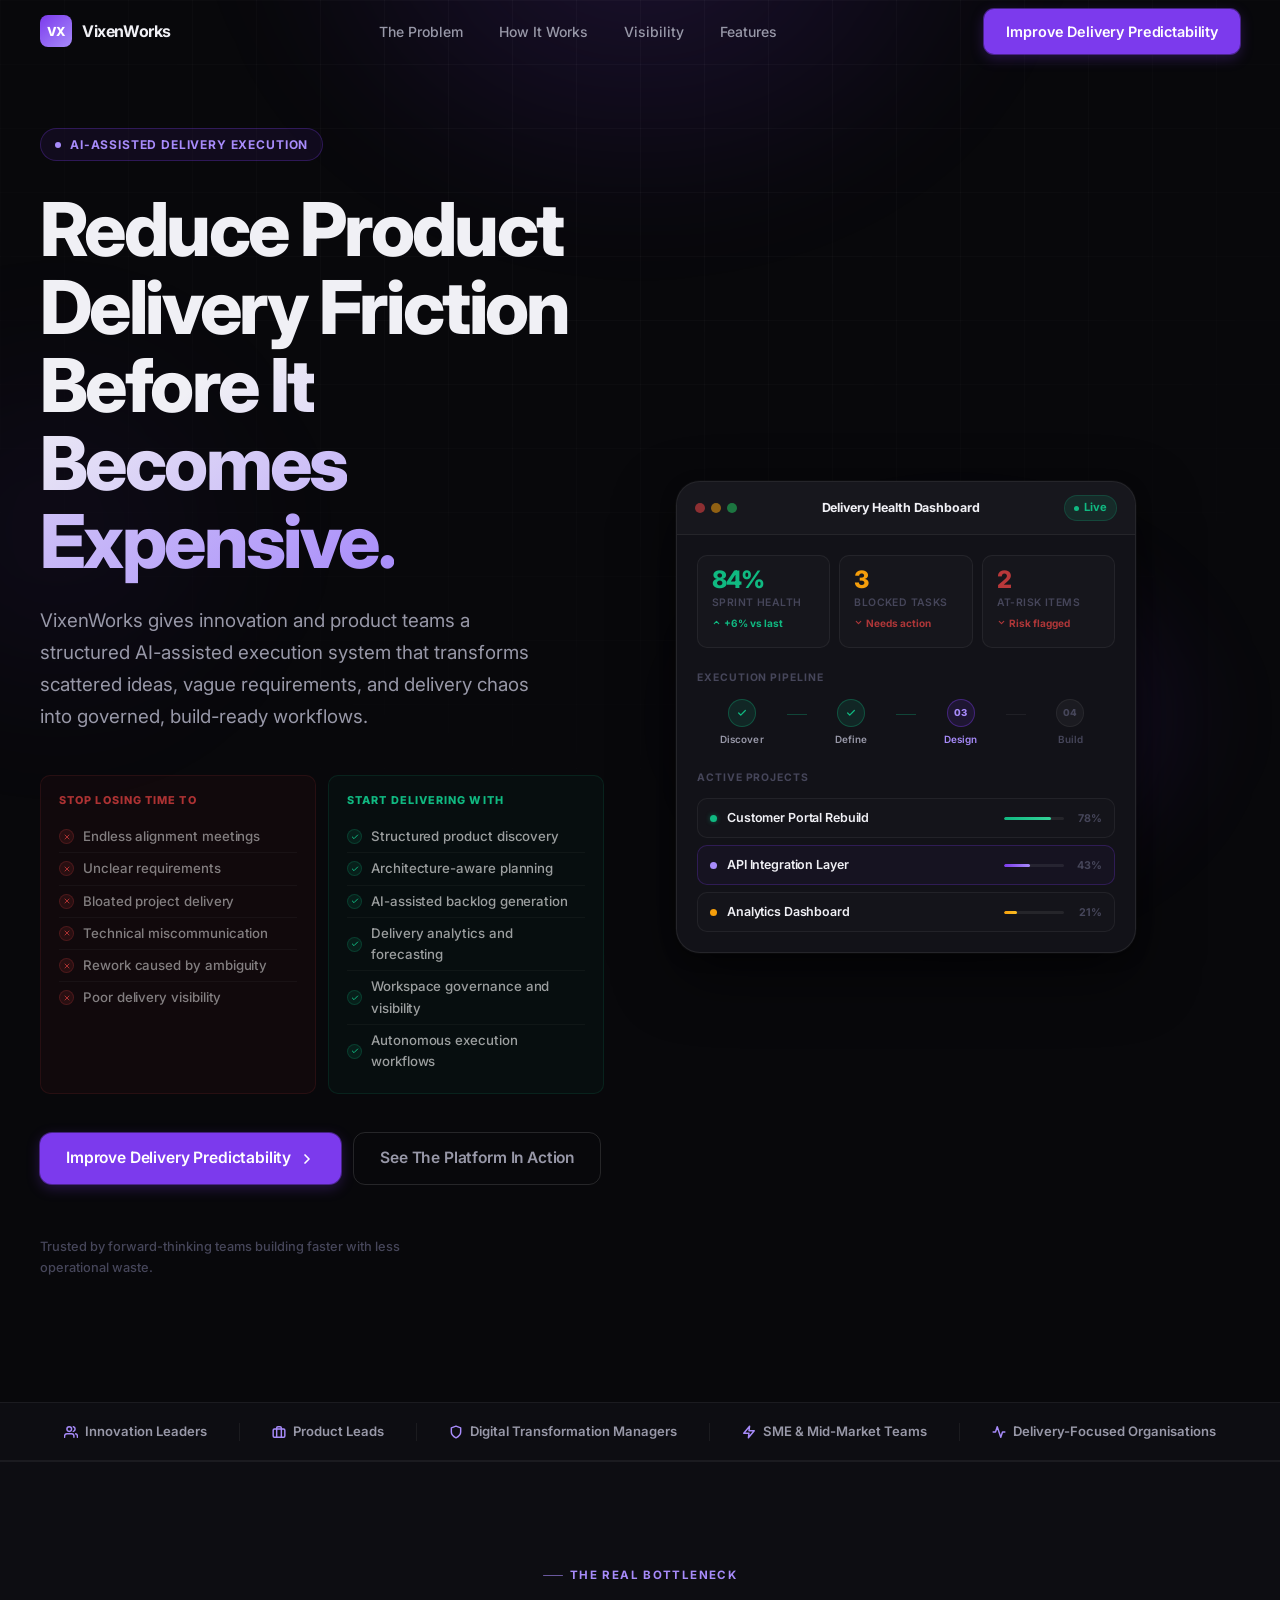
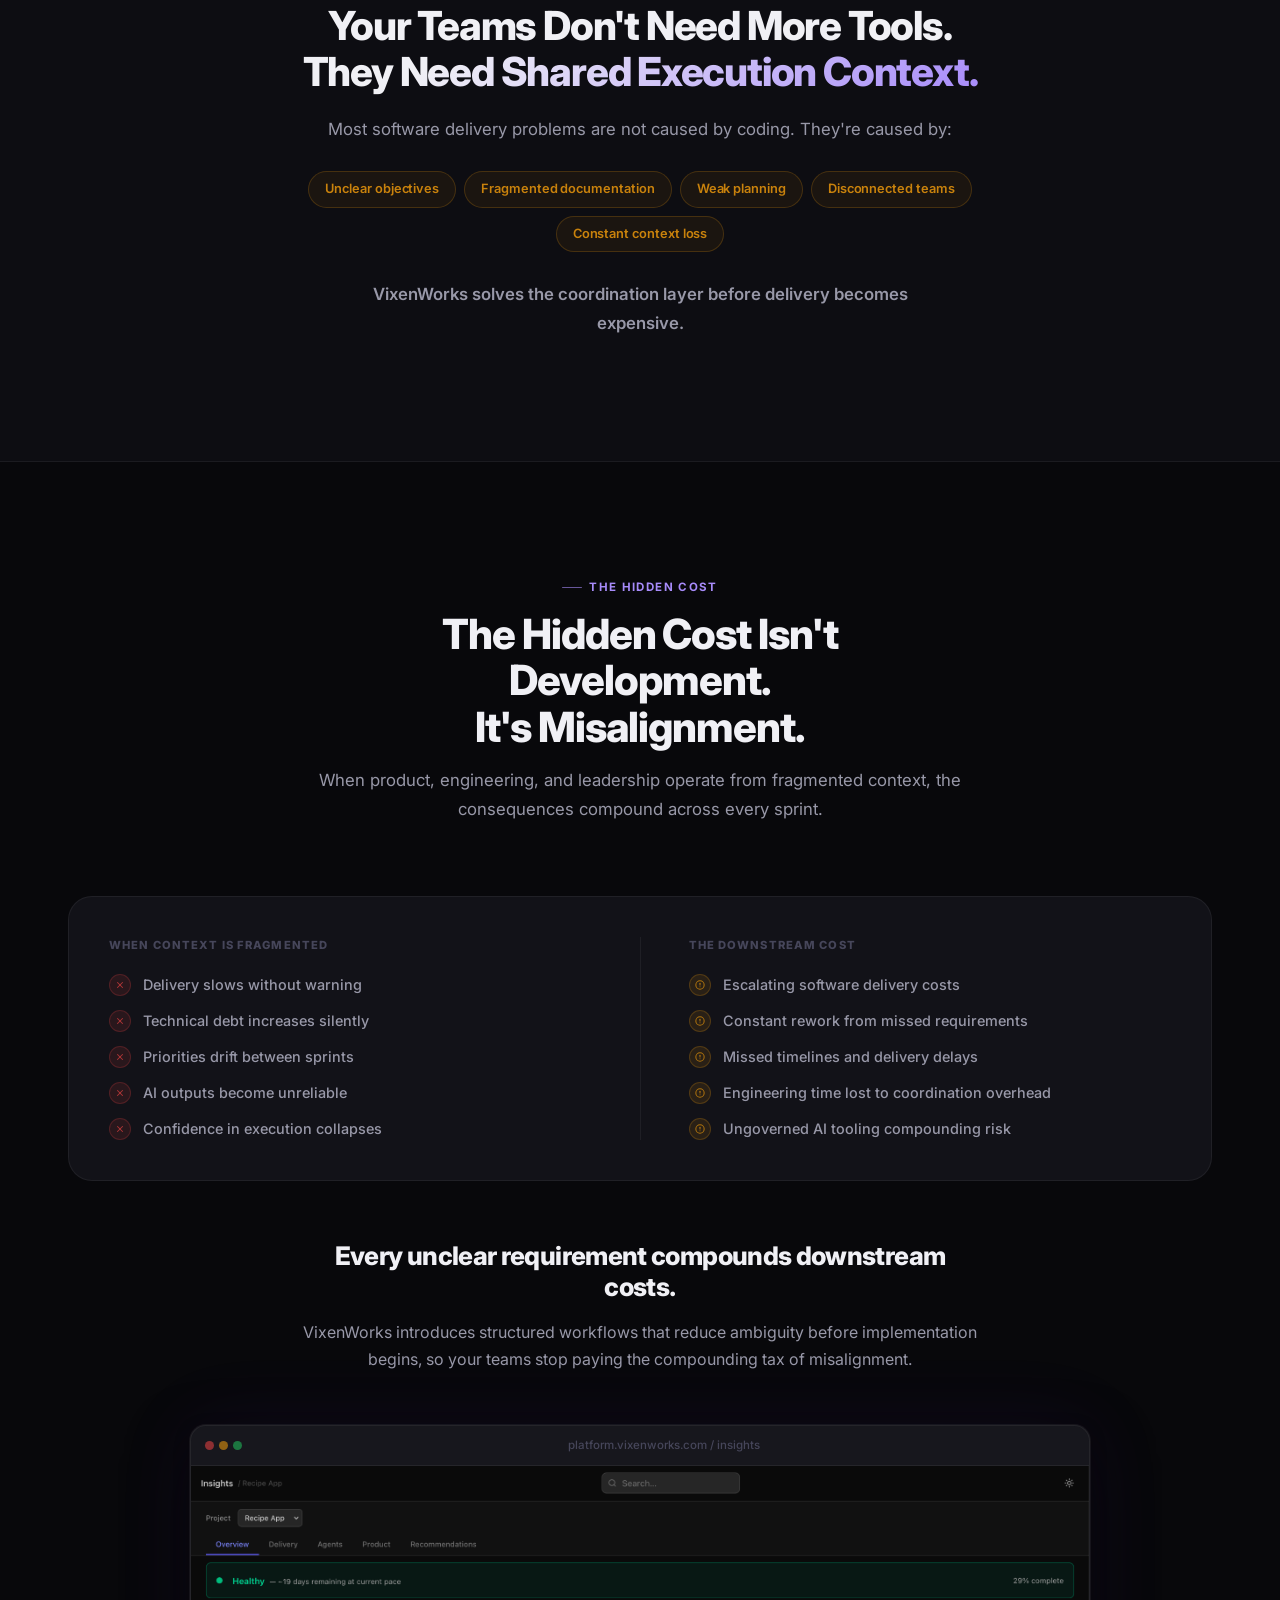
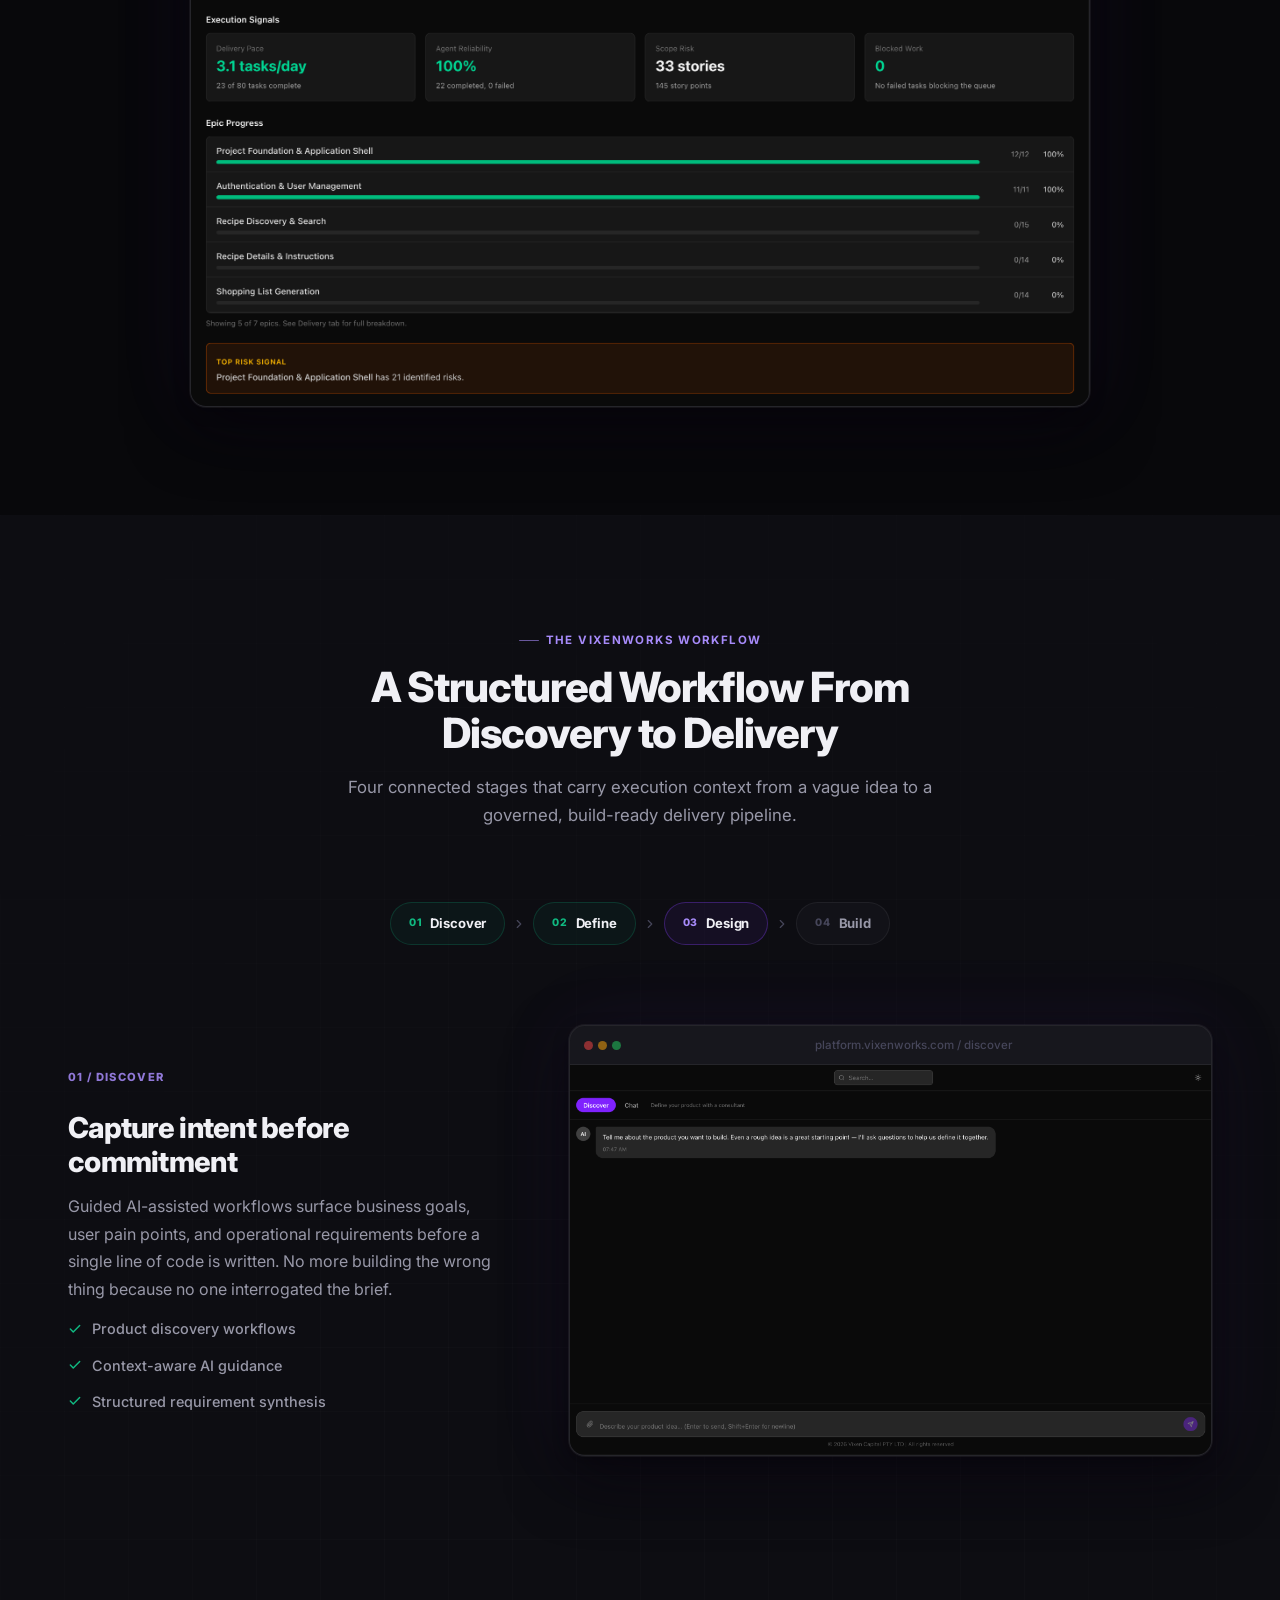
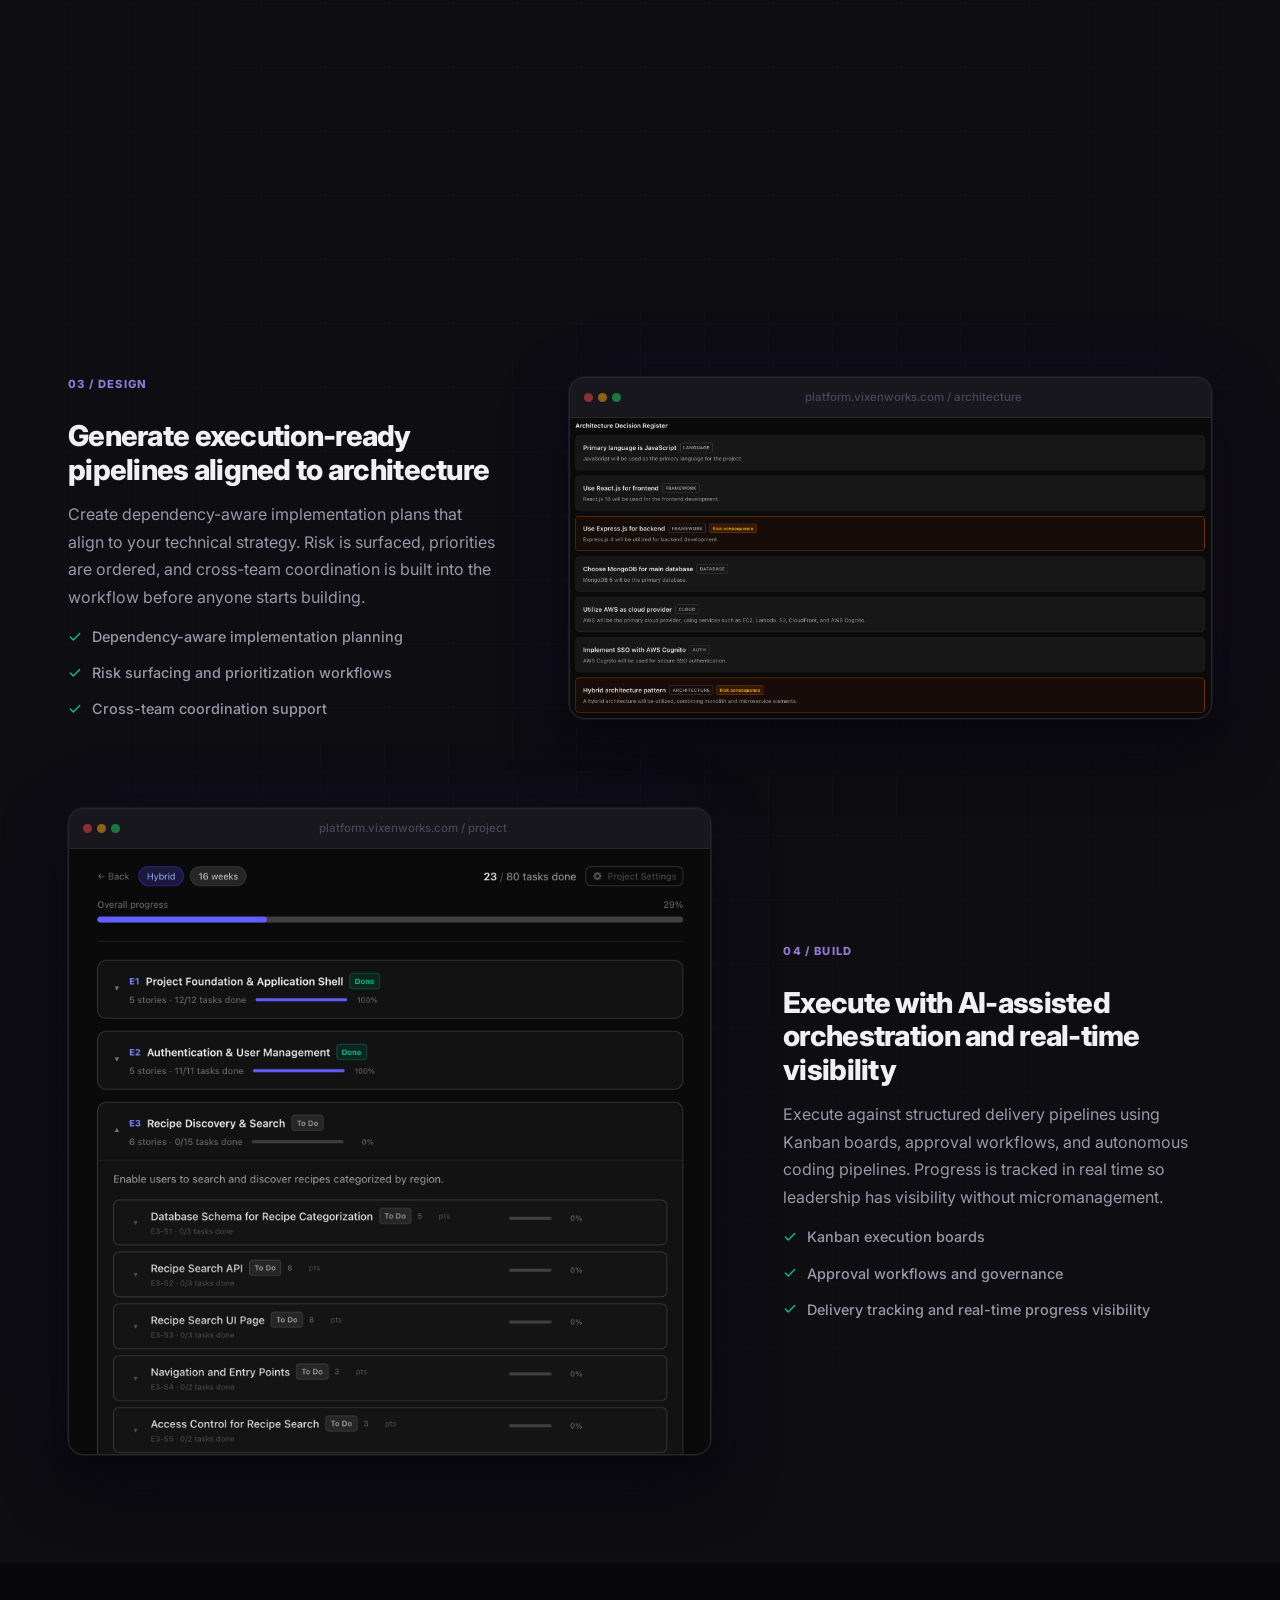
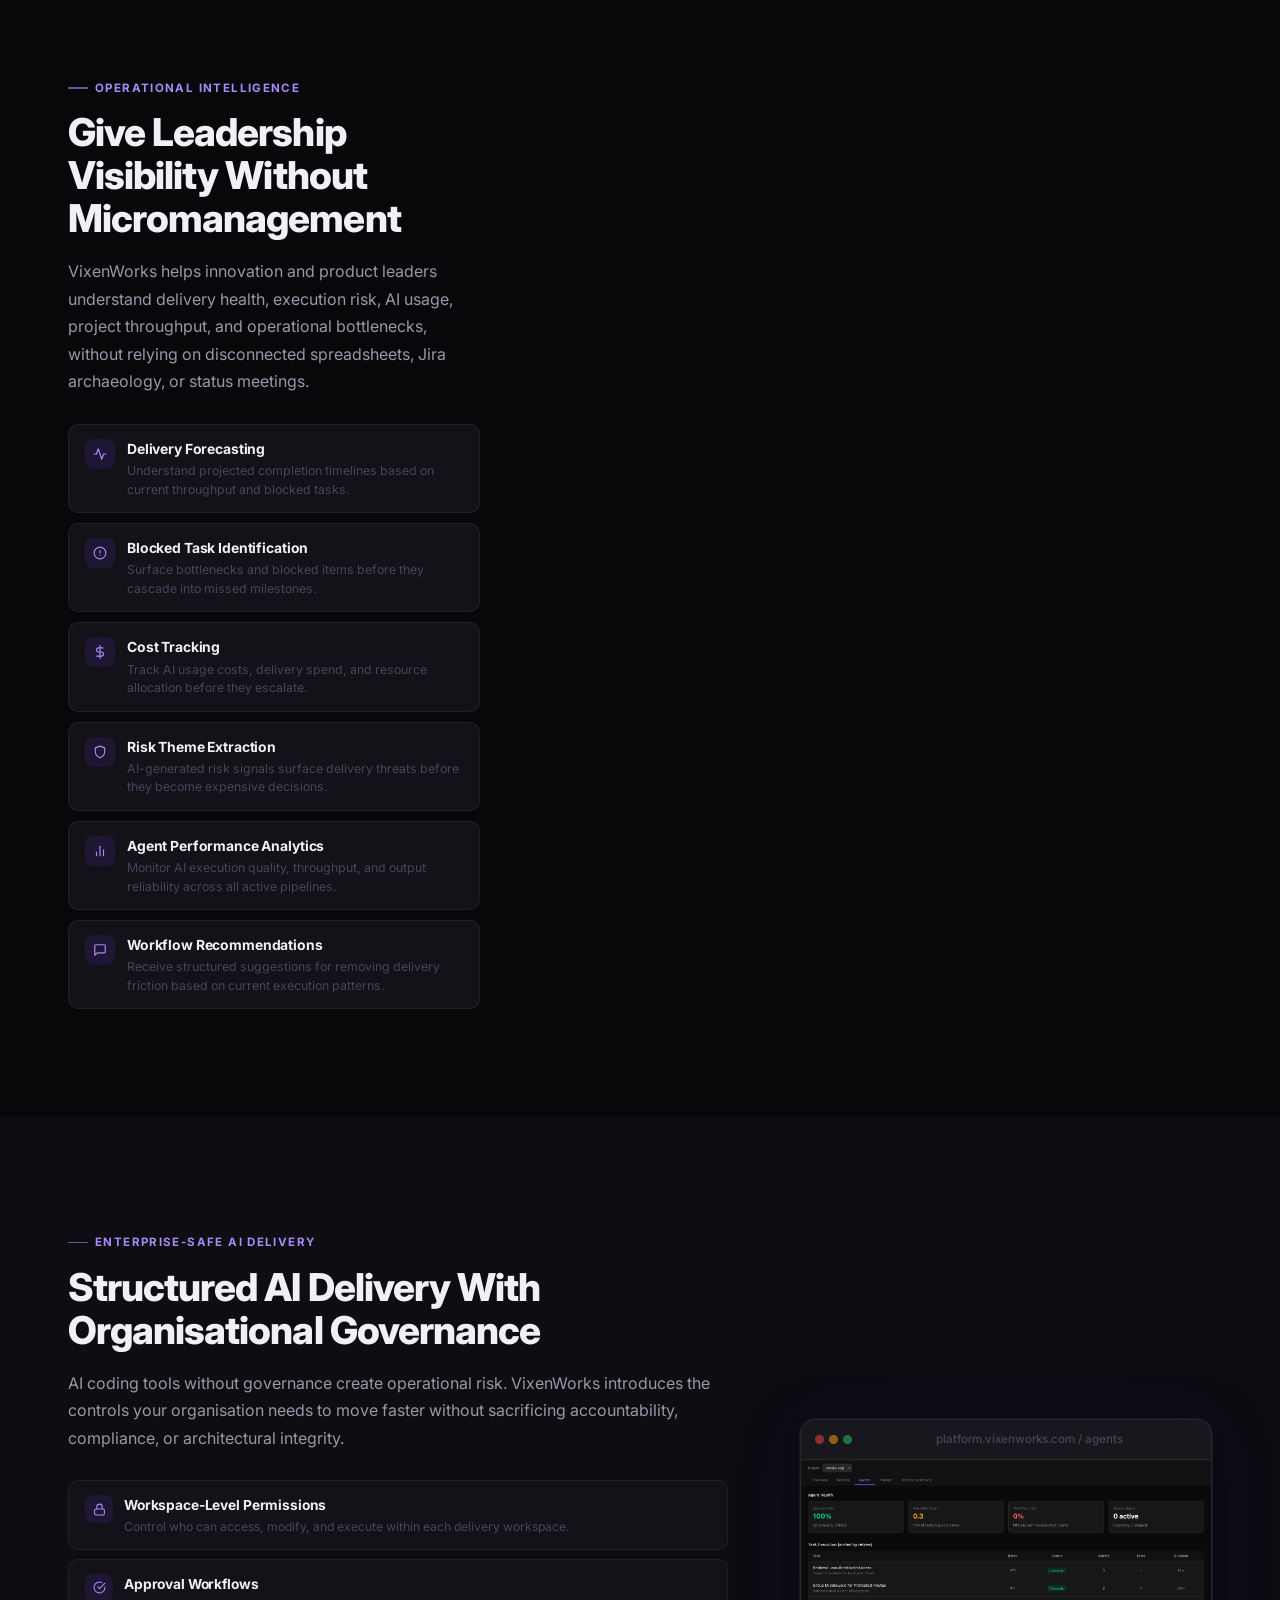
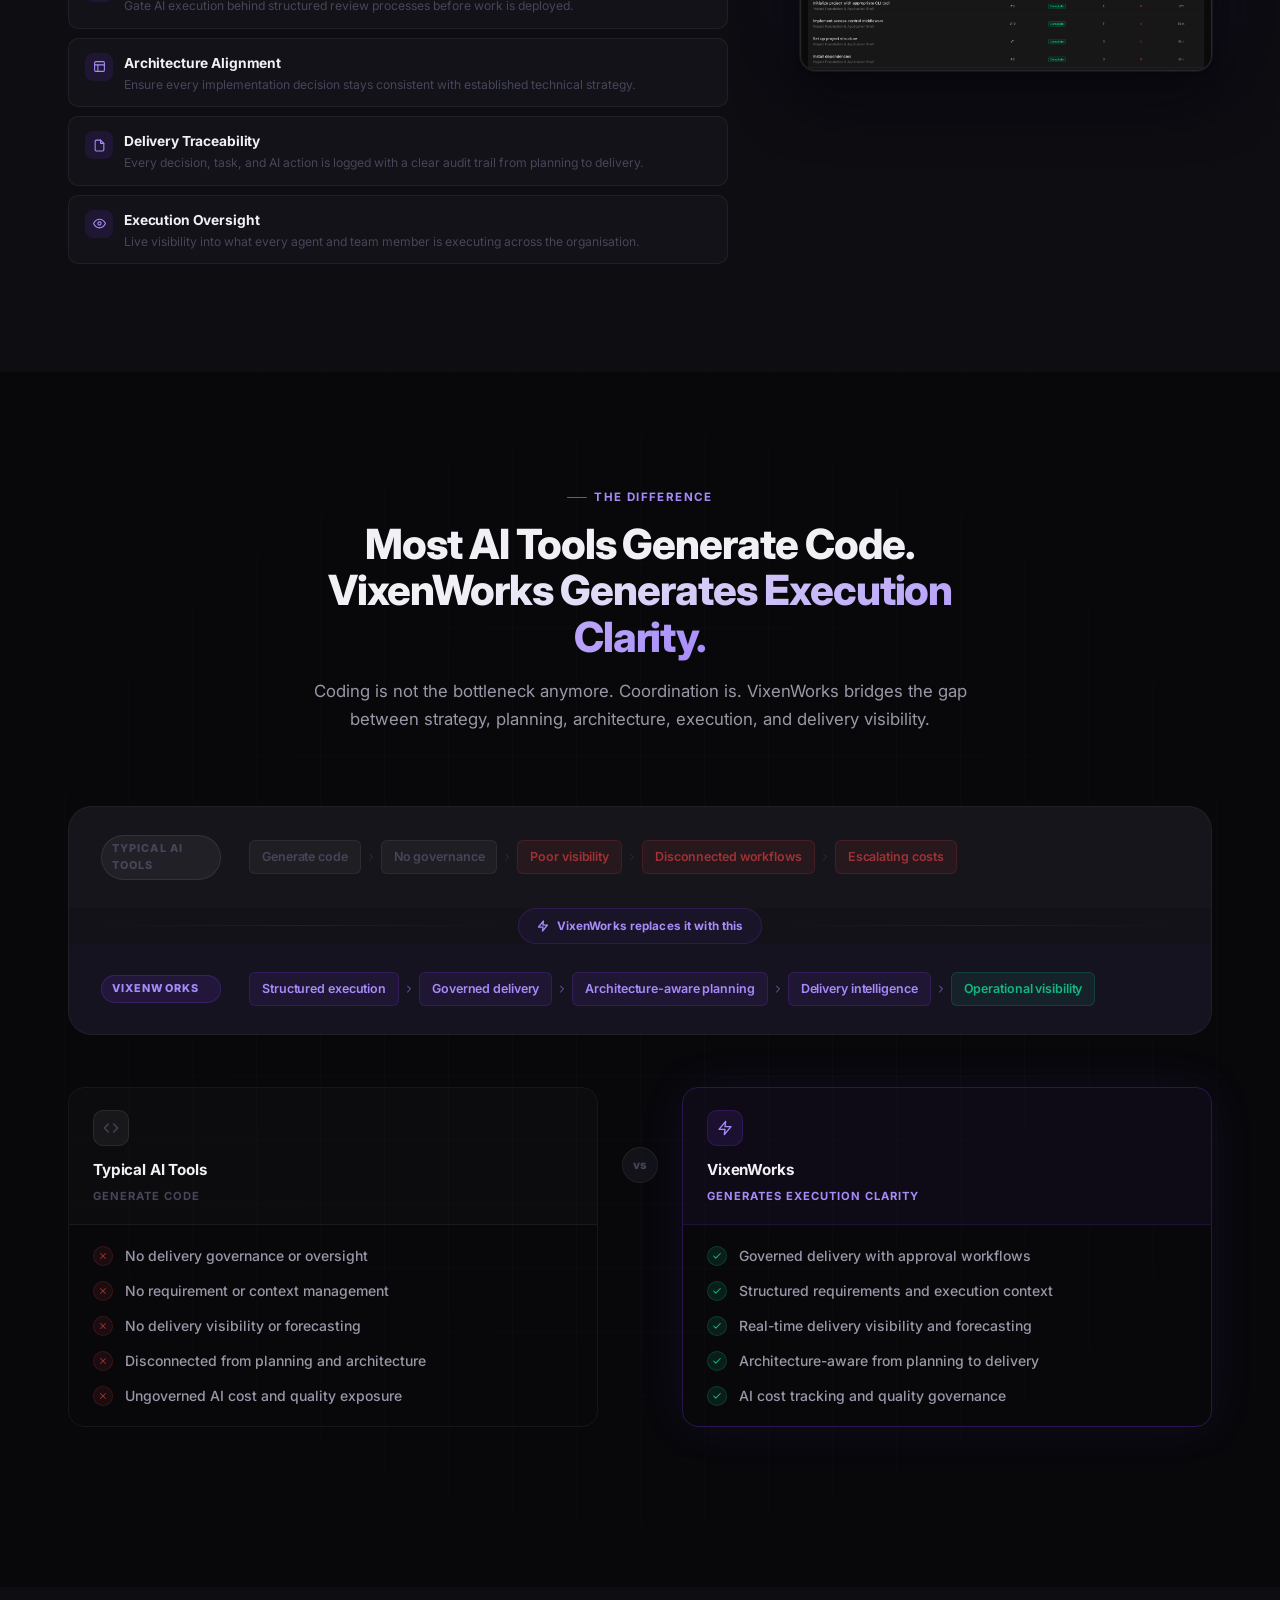
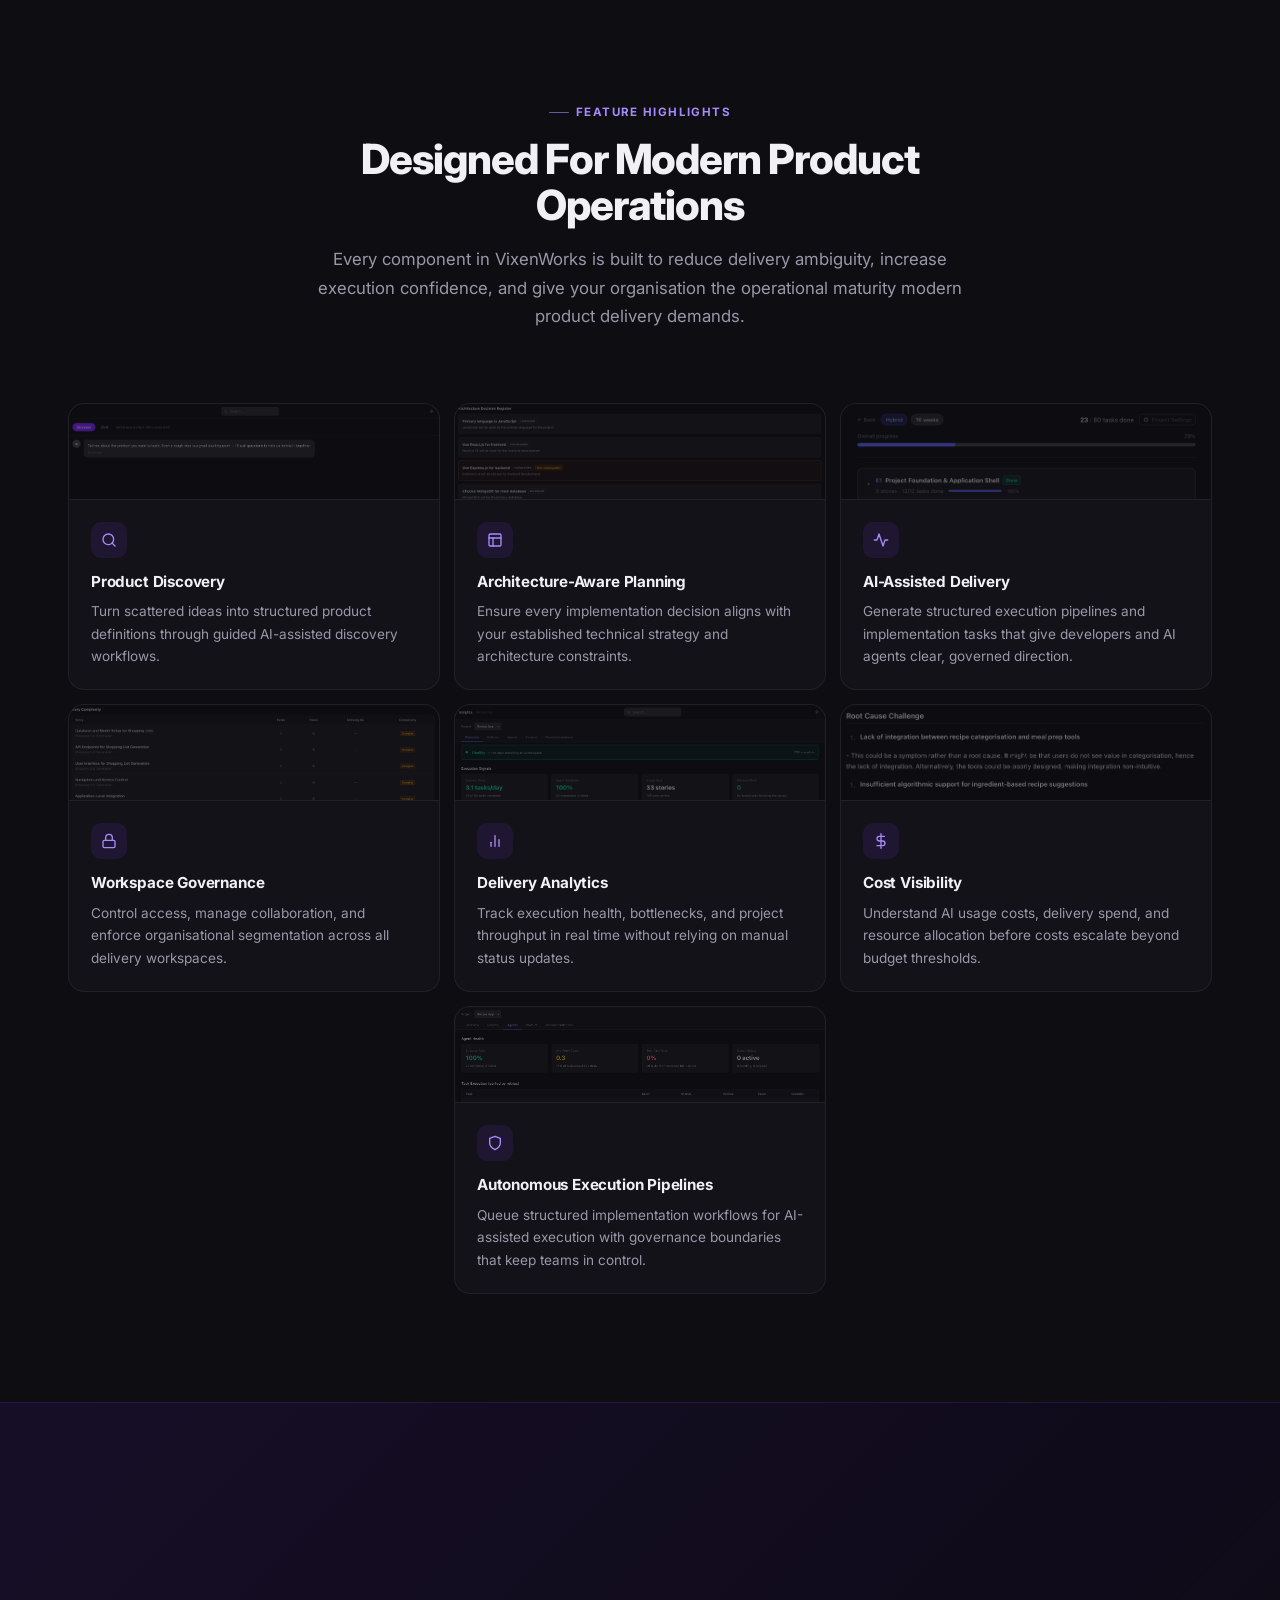
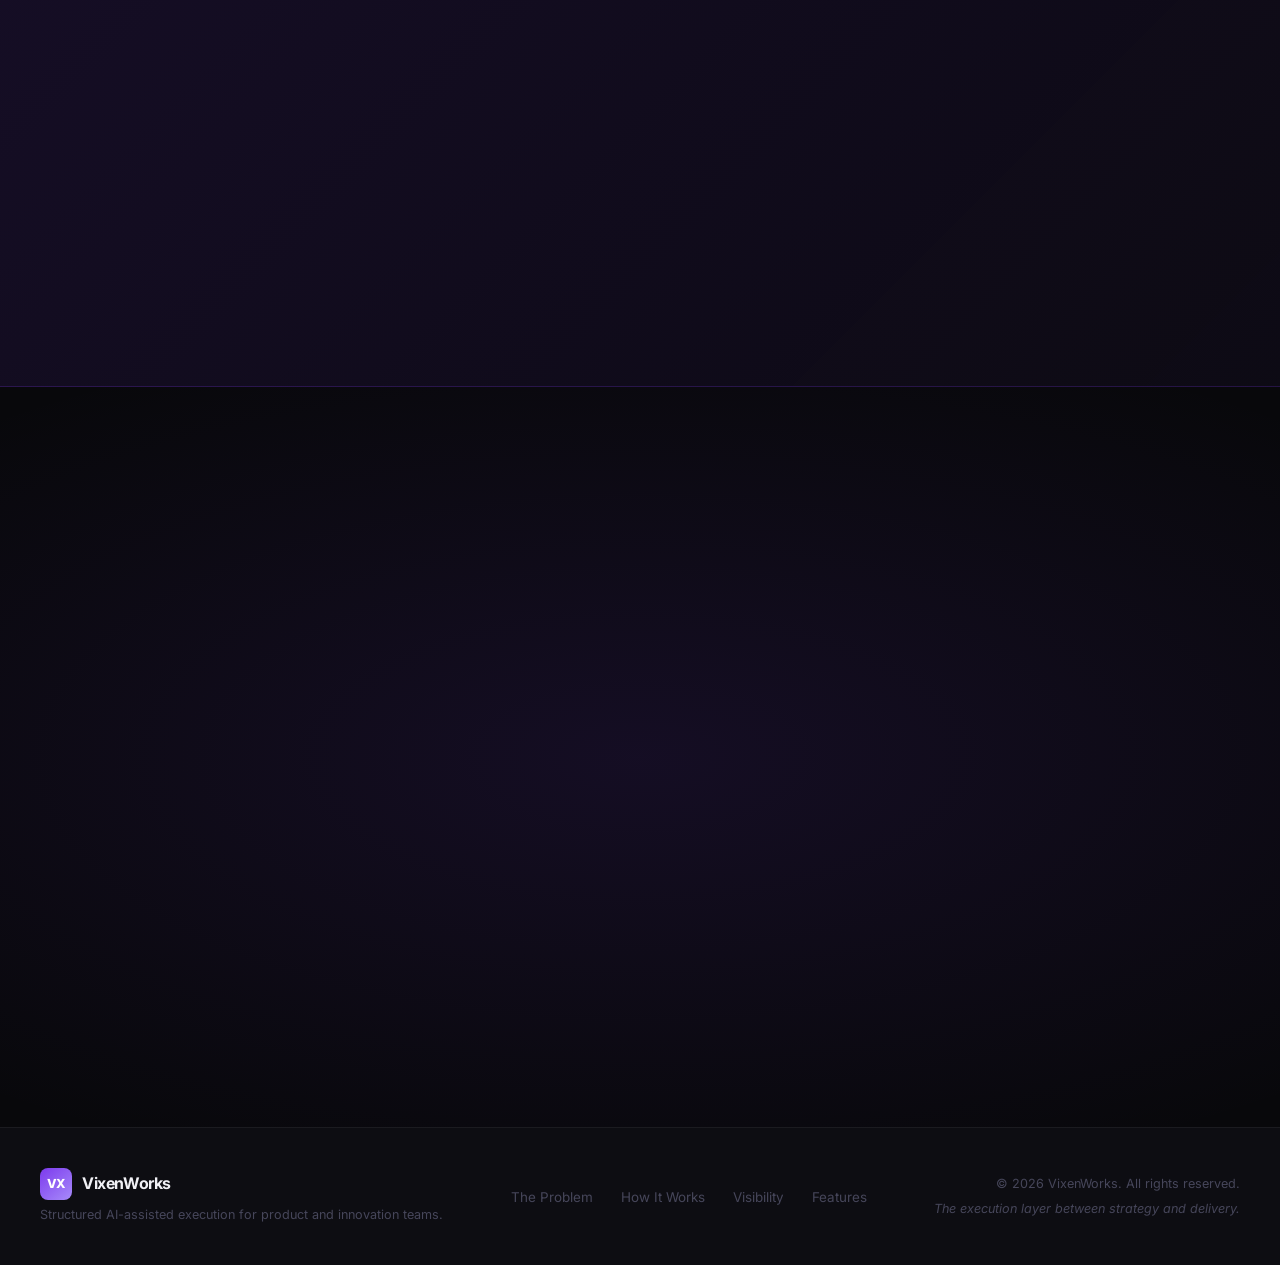
<file: product-delivery-execution-for-innovation-leads.html>
<!DOCTYPE html>
<html lang="en">
<head>
  <!-- Google tag (gtag.js) -->
  <script async src="https://www.googletagmanager.com/gtag/js?id=AW-18152060479"></script>
  <script>
    window.dataLayer = window.dataLayer || [];
    function gtag(){dataLayer.push(arguments);}
    gtag('js', new Date());
    gtag('config', 'AW-18152060479');
  </script>
  <meta charset="UTF-8" />
  <meta name="viewport" content="width=device-width, initial-scale=1.0" />
  <title>Reduce Product Delivery Friction | AI-Assisted Execution System for Product &amp; Innovation Leaders | VixenWorks</title>
  <meta name="description" content="VixenWorks gives product and innovation leaders a structured AI-assisted execution system that transforms scattered ideas, vague requirements, and delivery chaos into governed, build-ready workflows." />
  <meta property="og:title" content="Reduce Product Delivery Friction Before It Becomes Expensive, VixenWorks" />
  <meta property="og:description" content="VixenWorks helps innovation and product teams reduce delivery friction, improve execution predictability, and govern AI delivery workflows across the entire product lifecycle." />
  <meta property="og:type" content="website" />
  <meta name="robots" content="index, follow" />
  <link rel="canonical" href="https://landing.vixenworks.com/product-delivery-execution-for-innovation-leads" />
  <link rel="preconnect" href="https://fonts.googleapis.com" />
  <link rel="preconnect" href="https://fonts.gstatic.com" crossorigin />
  <link href="https://fonts.googleapis.com/css2?family=Inter:ital,opsz,wght@0,14..32,300..900;1,14..32,300..900&display=swap" rel="stylesheet" />
  <link rel="stylesheet" href="styles.css" />
  <link rel="stylesheet" href="ai-lead-landing-styles.css" />
  <link rel="stylesheet" href="innovation-lead-styles.css" />
</head>
<body>

  <!-- ═══════════════════════════════════════════ NAVIGATION -->
  <nav class="nav" id="nav">
    <div class="nav-inner">
      <a href="#" class="nav-logo" aria-label="VixenWorks home">
        <div class="logo-mark" aria-hidden="true">VX</div>
        <span class="logo-name">VixenWorks</span>
      </a>
      <ul class="nav-links" role="list">
        <li><a href="#problem">The Problem</a></li>
        <li><a href="#workflow">How It Works</a></li>
        <li><a href="#visibility">Visibility</a></li>
        <li><a href="#features">Features</a></li>
      </ul>
      <div>
        <a href="https://platform.vixenworks.com/register" class="btn btn-primary">Improve Delivery Predictability</a>
      </div>
    </div>
  </nav>

  <main>

    <!-- ═══════════════════════════════════════════ 1. HERO -->
    <section class="hero" id="hero" aria-labelledby="dl-hero-heading">
      <div class="hero-bg" aria-hidden="true">
        <div class="hero-glow-top"></div>
        <div class="hero-glow-left"></div>
        <div class="hero-grid"></div>
      </div>

      <div class="hero-inner">
        <div class="hero-content">
          <div class="hero-eyebrow fade-up" aria-label="Category">
            <span class="eyebrow-dot" aria-hidden="true"></span>
            AI-Assisted Delivery Execution
          </div>

          <h1 id="dl-hero-heading" class="fade-up" data-delay="1">
            Reduce Product Delivery Friction<br>
            <span class="gradient-text">Before It Becomes Expensive.</span>
          </h1>

          <p class="hero-sub fade-up" data-delay="2">
            VixenWorks gives innovation and product teams a structured AI-assisted execution system that transforms scattered ideas, vague requirements, and delivery chaos into governed, build-ready workflows.
          </p>

          <div class="dl-hero-columns fade-up" data-delay="3" aria-label="Delivery problems and solutions">
            <div class="dl-hero-col dl-hero-col--neg">
              <div class="dl-hero-col-label dl-hero-col-label--neg">Stop losing time to</div>
              <ul class="dl-col-list" role="list">
                <li>
                  <span class="dl-col-icon dl-col-icon--neg" aria-hidden="true">
                    <svg width="8" height="8" viewBox="0 0 24 24" fill="none" stroke="currentColor" stroke-width="3" stroke-linecap="round" stroke-linejoin="round"><line x1="18" y1="6" x2="6" y2="18"/><line x1="6" y1="6" x2="18" y2="18"/></svg>
                  </span>
                  Endless alignment meetings
                </li>
                <li>
                  <span class="dl-col-icon dl-col-icon--neg" aria-hidden="true">
                    <svg width="8" height="8" viewBox="0 0 24 24" fill="none" stroke="currentColor" stroke-width="3" stroke-linecap="round" stroke-linejoin="round"><line x1="18" y1="6" x2="6" y2="18"/><line x1="6" y1="6" x2="18" y2="18"/></svg>
                  </span>
                  Unclear requirements
                </li>
                <li>
                  <span class="dl-col-icon dl-col-icon--neg" aria-hidden="true">
                    <svg width="8" height="8" viewBox="0 0 24 24" fill="none" stroke="currentColor" stroke-width="3" stroke-linecap="round" stroke-linejoin="round"><line x1="18" y1="6" x2="6" y2="18"/><line x1="6" y1="6" x2="18" y2="18"/></svg>
                  </span>
                  Bloated project delivery
                </li>
                <li>
                  <span class="dl-col-icon dl-col-icon--neg" aria-hidden="true">
                    <svg width="8" height="8" viewBox="0 0 24 24" fill="none" stroke="currentColor" stroke-width="3" stroke-linecap="round" stroke-linejoin="round"><line x1="18" y1="6" x2="6" y2="18"/><line x1="6" y1="6" x2="18" y2="18"/></svg>
                  </span>
                  Technical miscommunication
                </li>
                <li>
                  <span class="dl-col-icon dl-col-icon--neg" aria-hidden="true">
                    <svg width="8" height="8" viewBox="0 0 24 24" fill="none" stroke="currentColor" stroke-width="3" stroke-linecap="round" stroke-linejoin="round"><line x1="18" y1="6" x2="6" y2="18"/><line x1="6" y1="6" x2="18" y2="18"/></svg>
                  </span>
                  Rework caused by ambiguity
                </li>
                <li>
                  <span class="dl-col-icon dl-col-icon--neg" aria-hidden="true">
                    <svg width="8" height="8" viewBox="0 0 24 24" fill="none" stroke="currentColor" stroke-width="3" stroke-linecap="round" stroke-linejoin="round"><line x1="18" y1="6" x2="6" y2="18"/><line x1="6" y1="6" x2="18" y2="18"/></svg>
                  </span>
                  Poor delivery visibility
                </li>
              </ul>
            </div>
            <div class="dl-hero-col dl-hero-col--pos">
              <div class="dl-hero-col-label dl-hero-col-label--pos">Start delivering with</div>
              <ul class="dl-col-list dl-col-list--pos" role="list">
                <li>
                  <span class="dl-col-icon dl-col-icon--pos" aria-hidden="true">
                    <svg width="8" height="8" viewBox="0 0 24 24" fill="none" stroke="currentColor" stroke-width="3" stroke-linecap="round" stroke-linejoin="round"><polyline points="20 6 9 17 4 12"/></svg>
                  </span>
                  Structured product discovery
                </li>
                <li>
                  <span class="dl-col-icon dl-col-icon--pos" aria-hidden="true">
                    <svg width="8" height="8" viewBox="0 0 24 24" fill="none" stroke="currentColor" stroke-width="3" stroke-linecap="round" stroke-linejoin="round"><polyline points="20 6 9 17 4 12"/></svg>
                  </span>
                  Architecture-aware planning
                </li>
                <li>
                  <span class="dl-col-icon dl-col-icon--pos" aria-hidden="true">
                    <svg width="8" height="8" viewBox="0 0 24 24" fill="none" stroke="currentColor" stroke-width="3" stroke-linecap="round" stroke-linejoin="round"><polyline points="20 6 9 17 4 12"/></svg>
                  </span>
                  AI-assisted backlog generation
                </li>
                <li>
                  <span class="dl-col-icon dl-col-icon--pos" aria-hidden="true">
                    <svg width="8" height="8" viewBox="0 0 24 24" fill="none" stroke="currentColor" stroke-width="3" stroke-linecap="round" stroke-linejoin="round"><polyline points="20 6 9 17 4 12"/></svg>
                  </span>
                  Delivery analytics and forecasting
                </li>
                <li>
                  <span class="dl-col-icon dl-col-icon--pos" aria-hidden="true">
                    <svg width="8" height="8" viewBox="0 0 24 24" fill="none" stroke="currentColor" stroke-width="3" stroke-linecap="round" stroke-linejoin="round"><polyline points="20 6 9 17 4 12"/></svg>
                  </span>
                  Workspace governance and visibility
                </li>
                <li>
                  <span class="dl-col-icon dl-col-icon--pos" aria-hidden="true">
                    <svg width="8" height="8" viewBox="0 0 24 24" fill="none" stroke="currentColor" stroke-width="3" stroke-linecap="round" stroke-linejoin="round"><polyline points="20 6 9 17 4 12"/></svg>
                  </span>
                  Autonomous execution workflows
                </li>
              </ul>
            </div>
          </div>

          <div class="hero-actions fade-up" data-delay="4">
            <a href="https://platform.vixenworks.com/register" class="btn btn-primary btn-lg">
              Improve Delivery Predictability
              <svg width="16" height="16" viewBox="0 0 24 24" fill="none" stroke="currentColor" stroke-width="2.5" stroke-linecap="round" stroke-linejoin="round" aria-hidden="true"><path d="m9 18 6-6-6-6"/></svg>
            </a>
            <a href="#workflow" class="btn btn-secondary btn-lg">See The Platform In Action</a>
          </div>

          <p class="hero-credibility fade-up" data-delay="5">
            Trusted by forward-thinking teams building faster with less operational waste.
          </p>
        </div>

        <!-- Hero Visual: Delivery Analytics Dashboard Mock -->
        <div class="hero-visual fade-in" data-delay="1" aria-hidden="true">
          <div class="dl-delivery-mock">
            <div class="dl-mock-titlebar">
              <div class="dl-tb-dots">
                <span class="dl-tb-dot"></span>
                <span class="dl-tb-dot"></span>
                <span class="dl-tb-dot"></span>
              </div>
              <span class="dl-mock-title">Delivery Health Dashboard</span>
              <div class="tb-badge">
                <span class="tb-badge-dot"></span>
                Live
              </div>
            </div>
            <div class="dl-mock-body">

              <!-- KPI Strip -->
              <div class="dl-kpi-strip" role="list" aria-label="Delivery health metrics">
                <div class="dl-kpi dl-kpi--health" role="listitem">
                  <div class="dl-kpi-val">84%</div>
                  <div class="dl-kpi-label">Sprint Health</div>
                  <div class="dl-kpi-delta dl-kpi-delta--up">
                    <svg width="9" height="9" viewBox="0 0 24 24" fill="none" stroke="currentColor" stroke-width="3" stroke-linecap="round" stroke-linejoin="round"><polyline points="18 15 12 9 6 15"/></svg>
                    +6% vs last
                  </div>
                </div>
                <div class="dl-kpi dl-kpi--blocked" role="listitem">
                  <div class="dl-kpi-val">3</div>
                  <div class="dl-kpi-label">Blocked Tasks</div>
                  <div class="dl-kpi-delta dl-kpi-delta--down">
                    <svg width="9" height="9" viewBox="0 0 24 24" fill="none" stroke="currentColor" stroke-width="3" stroke-linecap="round" stroke-linejoin="round"><polyline points="6 9 12 15 18 9"/></svg>
                    Needs action
                  </div>
                </div>
                <div class="dl-kpi dl-kpi--risk" role="listitem">
                  <div class="dl-kpi-val">2</div>
                  <div class="dl-kpi-label">At-Risk Items</div>
                  <div class="dl-kpi-delta dl-kpi-delta--down">
                    <svg width="9" height="9" viewBox="0 0 24 24" fill="none" stroke="currentColor" stroke-width="3" stroke-linecap="round" stroke-linejoin="round"><polyline points="6 9 12 15 18 9"/></svg>
                    Risk flagged
                  </div>
                </div>
              </div>

              <!-- Delivery Pipeline -->
              <div class="dl-pipeline-label">Execution Pipeline</div>
              <div class="dl-pipeline-track" role="list" aria-label="Delivery stages">
                <div class="dl-pipeline-step dl-pipeline-step--done" role="listitem">
                  <div class="dl-pipeline-dot dl-pipeline-dot--done">
                    <svg width="10" height="10" viewBox="0 0 24 24" fill="none" stroke="currentColor" stroke-width="3" stroke-linecap="round" stroke-linejoin="round"><polyline points="20 6 9 17 4 12"/></svg>
                  </div>
                  <span class="dl-pipeline-step-name">Discover</span>
                </div>
                <div class="dl-pipeline-connector dl-pipeline-connector--done"></div>
                <div class="dl-pipeline-step dl-pipeline-step--done" role="listitem">
                  <div class="dl-pipeline-dot dl-pipeline-dot--done">
                    <svg width="10" height="10" viewBox="0 0 24 24" fill="none" stroke="currentColor" stroke-width="3" stroke-linecap="round" stroke-linejoin="round"><polyline points="20 6 9 17 4 12"/></svg>
                  </div>
                  <span class="dl-pipeline-step-name">Define</span>
                </div>
                <div class="dl-pipeline-connector dl-pipeline-connector--done"></div>
                <div class="dl-pipeline-step dl-pipeline-step--active" role="listitem">
                  <div class="dl-pipeline-dot dl-pipeline-dot--active">03</div>
                  <span class="dl-pipeline-step-name">Design</span>
                </div>
                <div class="dl-pipeline-connector"></div>
                <div class="dl-pipeline-step" role="listitem">
                  <div class="dl-pipeline-dot dl-pipeline-dot--pending">04</div>
                  <span class="dl-pipeline-step-name">Build</span>
                </div>
              </div>

              <!-- Project Rows -->
              <div class="dl-pipeline-label">Active Projects</div>
              <div class="dl-project-rows" role="list">
                <div class="dl-project-row" role="listitem">
                  <span class="dl-project-dot dl-project-dot--green"></span>
                  <span class="dl-project-name">Customer Portal Rebuild</span>
                  <div class="dl-project-bar-wrap">
                    <div class="dl-project-bar dl-project-bar--green" style="width: 78%"></div>
                  </div>
                  <span class="dl-project-pct">78%</span>
                </div>
                <div class="dl-project-row dl-project-row--active" role="listitem">
                  <span class="dl-project-dot dl-project-dot--purple"></span>
                  <span class="dl-project-name">API Integration Layer</span>
                  <div class="dl-project-bar-wrap">
                    <div class="dl-project-bar" style="width: 43%"></div>
                  </div>
                  <span class="dl-project-pct">43%</span>
                </div>
                <div class="dl-project-row" role="listitem">
                  <span class="dl-project-dot dl-project-dot--amber"></span>
                  <span class="dl-project-name">Analytics Dashboard</span>
                  <div class="dl-project-bar-wrap">
                    <div class="dl-project-bar dl-project-bar--amber" style="width: 21%"></div>
                  </div>
                  <span class="dl-project-pct">21%</span>
                </div>
              </div>

            </div>
          </div>
        </div>
      </div>
    </section>

    <!-- ═══════════════════════════════════════════ TRUST STRIP -->
    <div class="trust-strip" role="list" aria-label="Built for">
      <div class="trust-inner">
        <div class="trust-item" role="listitem">
          <svg width="14" height="14" viewBox="0 0 24 24" fill="none" stroke="currentColor" stroke-width="2.5" stroke-linecap="round" stroke-linejoin="round" aria-hidden="true"><path d="M17 21v-2a4 4 0 0 0-4-4H5a4 4 0 0 0-4 4v2"/><circle cx="9" cy="7" r="4"/><path d="M23 21v-2a4 4 0 0 0-3-3.87"/><path d="M16 3.13a4 4 0 0 1 0 7.75"/></svg>
          Innovation Leaders
        </div>
        <div class="trust-sep" aria-hidden="true"></div>
        <div class="trust-item" role="listitem">
          <svg width="14" height="14" viewBox="0 0 24 24" fill="none" stroke="currentColor" stroke-width="2.5" stroke-linecap="round" stroke-linejoin="round" aria-hidden="true"><rect x="2" y="7" width="20" height="14" rx="2"/><path d="M16 21V5a2 2 0 0 0-2-2h-4a2 2 0 0 0-2 2v16"/></svg>
          Product Leads
        </div>
        <div class="trust-sep" aria-hidden="true"></div>
        <div class="trust-item" role="listitem">
          <svg width="14" height="14" viewBox="0 0 24 24" fill="none" stroke="currentColor" stroke-width="2.5" stroke-linecap="round" stroke-linejoin="round" aria-hidden="true"><path d="M12 22s8-4 8-10V5l-8-3-8 3v7c0 6 8 10 8 10z"/></svg>
          Digital Transformation Managers
        </div>
        <div class="trust-sep" aria-hidden="true"></div>
        <div class="trust-item" role="listitem">
          <svg width="14" height="14" viewBox="0 0 24 24" fill="none" stroke="currentColor" stroke-width="2.5" stroke-linecap="round" stroke-linejoin="round" aria-hidden="true"><polygon points="13 2 3 14 12 14 11 22 21 10 12 10 13 2"/></svg>
          SME &amp; Mid-Market Teams
        </div>
        <div class="trust-sep" aria-hidden="true"></div>
        <div class="trust-item" role="listitem">
          <svg width="14" height="14" viewBox="0 0 24 24" fill="none" stroke="currentColor" stroke-width="2.5" stroke-linecap="round" stroke-linejoin="round" aria-hidden="true"><polyline points="22 12 18 12 15 21 9 3 6 12 2 12"/></svg>
          Delivery-Focused Organisations
        </div>
      </div>
    </div>

    <!-- ═══════════════════════════════════════════ 2. SOCIAL PROOF / POSITIONING STRIP -->
    <div class="dl-positioning" id="positioning">
      <div class="dl-positioning-inner">
        <div class="section-eyebrow fade-up" style="justify-content: center; margin-bottom: 18px;">
          <span class="eyebrow-line" aria-hidden="true"></span>
          The Real Bottleneck
        </div>
        <h2 class="fade-up" data-delay="1">
          Your Teams Don't Need More Tools.<br>
          <span class="gradient-text">They Need Shared Execution Context.</span>
        </h2>
        <p class="fade-up" data-delay="2">
          Most software delivery problems are not caused by coding. They're caused by:
        </p>
        <div class="dl-cause-list fade-up" data-delay="3" role="list" aria-label="Root causes of delivery failure">
          <span class="dl-cause-tag" role="listitem">Unclear objectives</span>
          <span class="dl-cause-tag" role="listitem">Fragmented documentation</span>
          <span class="dl-cause-tag" role="listitem">Weak planning</span>
          <span class="dl-cause-tag" role="listitem">Disconnected teams</span>
          <span class="dl-cause-tag" role="listitem">Constant context loss</span>
        </div>
        <p class="dl-positioning-close fade-up" data-delay="4">
          VixenWorks solves the coordination layer before delivery becomes expensive.
        </p>
      </div>
    </div>

    <!-- ═══════════════════════════════════════════ 3. THE COST OF DELIVERY CHAOS -->
    <section class="section" id="problem" aria-labelledby="dl-problem-heading">
      <div class="container">
        <div class="section-header section-header--centered fade-up">
          <div class="section-eyebrow">
            <span class="eyebrow-line" aria-hidden="true"></span>
            The Hidden Cost
          </div>
          <h2 id="dl-problem-heading">The Hidden Cost Isn't Development.<br>It's Misalignment.</h2>
          <p>When product, engineering, and leadership operate from fragmented context, the consequences compound across every sprint.</p>
        </div>

        <div class="sc-problem-columns fade-up" data-delay="1">
          <div class="sc-problem-col">
            <div class="sc-problem-col-label">When Context Is Fragmented</div>
            <ul class="sc-detail-list" role="list">
              <li>
                <div class="sc-detail-icon sc-detail-icon--red" aria-hidden="true">
                  <svg width="10" height="10" viewBox="0 0 24 24" fill="none" stroke="currentColor" stroke-width="2.5" stroke-linecap="round" stroke-linejoin="round"><line x1="18" y1="6" x2="6" y2="18"/><line x1="6" y1="6" x2="18" y2="18"/></svg>
                </div>
                Delivery slows without warning
              </li>
              <li>
                <div class="sc-detail-icon sc-detail-icon--red" aria-hidden="true">
                  <svg width="10" height="10" viewBox="0 0 24 24" fill="none" stroke="currentColor" stroke-width="2.5" stroke-linecap="round" stroke-linejoin="round"><line x1="18" y1="6" x2="6" y2="18"/><line x1="6" y1="6" x2="18" y2="18"/></svg>
                </div>
                Technical debt increases silently
              </li>
              <li>
                <div class="sc-detail-icon sc-detail-icon--red" aria-hidden="true">
                  <svg width="10" height="10" viewBox="0 0 24 24" fill="none" stroke="currentColor" stroke-width="2.5" stroke-linecap="round" stroke-linejoin="round"><line x1="18" y1="6" x2="6" y2="18"/><line x1="6" y1="6" x2="18" y2="18"/></svg>
                </div>
                Priorities drift between sprints
              </li>
              <li>
                <div class="sc-detail-icon sc-detail-icon--red" aria-hidden="true">
                  <svg width="10" height="10" viewBox="0 0 24 24" fill="none" stroke="currentColor" stroke-width="2.5" stroke-linecap="round" stroke-linejoin="round"><line x1="18" y1="6" x2="6" y2="18"/><line x1="6" y1="6" x2="18" y2="18"/></svg>
                </div>
                AI outputs become unreliable
              </li>
              <li>
                <div class="sc-detail-icon sc-detail-icon--red" aria-hidden="true">
                  <svg width="10" height="10" viewBox="0 0 24 24" fill="none" stroke="currentColor" stroke-width="2.5" stroke-linecap="round" stroke-linejoin="round"><line x1="18" y1="6" x2="6" y2="18"/><line x1="6" y1="6" x2="18" y2="18"/></svg>
                </div>
                Confidence in execution collapses
              </li>
            </ul>
          </div>

          <div class="sc-problem-col-divider" aria-hidden="true"></div>

          <div class="sc-problem-col">
            <div class="sc-problem-col-label">The Downstream Cost</div>
            <ul class="sc-detail-list" role="list">
              <li>
                <div class="sc-detail-icon sc-detail-icon--amber" aria-hidden="true">
                  <svg width="10" height="10" viewBox="0 0 24 24" fill="none" stroke="currentColor" stroke-width="2.5" stroke-linecap="round" stroke-linejoin="round"><circle cx="12" cy="12" r="10"/><line x1="12" y1="8" x2="12" y2="12"/><line x1="12" y1="16" x2="12.01" y2="16"/></svg>
                </div>
                Escalating software delivery costs
              </li>
              <li>
                <div class="sc-detail-icon sc-detail-icon--amber" aria-hidden="true">
                  <svg width="10" height="10" viewBox="0 0 24 24" fill="none" stroke="currentColor" stroke-width="2.5" stroke-linecap="round" stroke-linejoin="round"><circle cx="12" cy="12" r="10"/><line x1="12" y1="8" x2="12" y2="12"/><line x1="12" y1="16" x2="12.01" y2="16"/></svg>
                </div>
                Constant rework from missed requirements
              </li>
              <li>
                <div class="sc-detail-icon sc-detail-icon--amber" aria-hidden="true">
                  <svg width="10" height="10" viewBox="0 0 24 24" fill="none" stroke="currentColor" stroke-width="2.5" stroke-linecap="round" stroke-linejoin="round"><circle cx="12" cy="12" r="10"/><line x1="12" y1="8" x2="12" y2="12"/><line x1="12" y1="16" x2="12.01" y2="16"/></svg>
                </div>
                Missed timelines and delivery delays
              </li>
              <li>
                <div class="sc-detail-icon sc-detail-icon--amber" aria-hidden="true">
                  <svg width="10" height="10" viewBox="0 0 24 24" fill="none" stroke="currentColor" stroke-width="2.5" stroke-linecap="round" stroke-linejoin="round"><circle cx="12" cy="12" r="10"/><line x1="12" y1="8" x2="12" y2="12"/><line x1="12" y1="16" x2="12.01" y2="16"/></svg>
                </div>
                Engineering time lost to coordination overhead
              </li>
              <li>
                <div class="sc-detail-icon sc-detail-icon--amber" aria-hidden="true">
                  <svg width="10" height="10" viewBox="0 0 24 24" fill="none" stroke="currentColor" stroke-width="2.5" stroke-linecap="round" stroke-linejoin="round"><circle cx="12" cy="12" r="10"/><line x1="12" y1="8" x2="12" y2="12"/><line x1="12" y1="16" x2="12.01" y2="16"/></svg>
                </div>
                Ungoverned AI tooling compounding risk
              </li>
            </ul>
          </div>
        </div>

        <div class="sc-problem-statement fade-up" data-delay="2">
          <p class="sc-problem-statement-main">Every unclear requirement compounds downstream costs.</p>
          <p class="sc-problem-statement-sub">VixenWorks introduces structured workflows that reduce ambiguity before implementation begins, so your teams stop paying the compounding tax of misalignment.</p>
        </div>

        <div class="sc-problem-shot fade-up" data-delay="3">
          <div class="product-shot-frame image-glow">
            <div class="psf-titlebar" aria-hidden="true">
              <div class="psf-dots">
                <span class="psf-dot"></span>
                <span class="psf-dot"></span>
                <span class="psf-dot"></span>
              </div>
              <span class="psf-url">platform.vixenworks.com / insights</span>
            </div>
            <img
              src="images/insights.png"
              alt="VixenWorks delivery insights dashboard showing execution health, delivery pace, and project risk signals"
              class="product-shot"
              loading="lazy"
            />
          </div>
        </div>
      </div>
    </section>

    <!-- ═══════════════════════════════════════════ 4. HOW IT WORKS -->
    <section class="section section--alt dl-has-grid" id="workflow" aria-labelledby="dl-workflow-heading">
      <div class="dl-section-grid" aria-hidden="true"></div>
      <div class="container dl-rel">
        <div class="section-header section-header--centered fade-up">
          <div class="section-eyebrow">
            <span class="eyebrow-line" aria-hidden="true"></span>
            The VixenWorks Workflow
          </div>
          <h2 id="dl-workflow-heading">A Structured Workflow From Discovery to Delivery</h2>
          <p>Four connected stages that carry execution context from a vague idea to a governed, build-ready delivery pipeline.</p>
        </div>

        <!-- Pipeline overview chips -->
        <div class="sc-pipeline-overview fade-up" data-delay="1" aria-label="4-stage delivery pipeline">
          <div class="sc-pipeline-step-chip sc-pipeline-step-chip--done">
            <span class="sc-chip-num">01</span>
            <span class="sc-chip-label">Discover</span>
          </div>
          <div class="sc-pipeline-arrow" aria-hidden="true">
            <svg width="14" height="14" viewBox="0 0 24 24" fill="none" stroke="currentColor" stroke-width="2" stroke-linecap="round" stroke-linejoin="round"><path d="m9 18 6-6-6-6"/></svg>
          </div>
          <div class="sc-pipeline-step-chip sc-pipeline-step-chip--done">
            <span class="sc-chip-num">02</span>
            <span class="sc-chip-label">Define</span>
          </div>
          <div class="sc-pipeline-arrow" aria-hidden="true">
            <svg width="14" height="14" viewBox="0 0 24 24" fill="none" stroke="currentColor" stroke-width="2" stroke-linecap="round" stroke-linejoin="round"><path d="m9 18 6-6-6-6"/></svg>
          </div>
          <div class="sc-pipeline-step-chip sc-pipeline-step-chip--active">
            <span class="sc-chip-num">03</span>
            <span class="sc-chip-label">Design</span>
          </div>
          <div class="sc-pipeline-arrow" aria-hidden="true">
            <svg width="14" height="14" viewBox="0 0 24 24" fill="none" stroke="currentColor" stroke-width="2" stroke-linecap="round" stroke-linejoin="round"><path d="m9 18 6-6-6-6"/></svg>
          </div>
          <div class="sc-pipeline-step-chip">
            <span class="sc-chip-num">04</span>
            <span class="sc-chip-label">Build</span>
          </div>
        </div>

        <!-- Alternating screenshot features -->
        <div class="screenshot-feature-list" role="list">

          <!-- Step 01: Discover -->
          <div class="screenshot-feature fade-up" data-delay="1" role="listitem">
            <div class="sf-text">
              <div class="step-label">01 / Discover</div>
              <h3>Capture intent before commitment</h3>
              <p>Guided AI-assisted workflows surface business goals, user pain points, and operational requirements before a single line of code is written. No more building the wrong thing because no one interrogated the brief.</p>
              <ul class="wf-checklist" role="list">
                <li>
                  <svg width="14" height="14" viewBox="0 0 24 24" fill="none" stroke="currentColor" stroke-width="2.5" stroke-linecap="round" stroke-linejoin="round" aria-hidden="true"><polyline points="20 6 9 17 4 12"/></svg>
                  Product discovery workflows
                </li>
                <li>
                  <svg width="14" height="14" viewBox="0 0 24 24" fill="none" stroke="currentColor" stroke-width="2.5" stroke-linecap="round" stroke-linejoin="round" aria-hidden="true"><polyline points="20 6 9 17 4 12"/></svg>
                  Context-aware AI guidance
                </li>
                <li>
                  <svg width="14" height="14" viewBox="0 0 24 24" fill="none" stroke="currentColor" stroke-width="2.5" stroke-linecap="round" stroke-linejoin="round" aria-hidden="true"><polyline points="20 6 9 17 4 12"/></svg>
                  Structured requirement synthesis
                </li>
              </ul>
            </div>
            <div class="product-shot-frame sf-image image-glow">
              <div class="psf-titlebar" aria-hidden="true">
                <div class="psf-dots">
                  <span class="psf-dot"></span>
                  <span class="psf-dot"></span>
                  <span class="psf-dot"></span>
                </div>
                <span class="psf-url">platform.vixenworks.com / discover</span>
              </div>
              <img src="images/discover.png" alt="VixenWorks Discover: guided product discovery workflow for capturing business goals and requirements" class="product-shot" loading="lazy" />
            </div>
          </div>

          <!-- Step 02: Define -->
          <div class="screenshot-feature screenshot-feature--reversed fade-up" data-delay="1" role="listitem">
            <div class="sf-text">
              <div class="step-label">02 / Define</div>
              <h3>Transform vague concepts into governed delivery plans</h3>
              <p>Convert scattered product thinking into structured problem statements, validated execution plans, and stakeholder-ready briefs. Complexity and risk are surfaced before your teams commit resources.</p>
              <ul class="wf-checklist" role="list">
                <li>
                  <svg width="14" height="14" viewBox="0 0 24 24" fill="none" stroke="currentColor" stroke-width="2.5" stroke-linecap="round" stroke-linejoin="round" aria-hidden="true"><polyline points="20 6 9 17 4 12"/></svg>
                  Problem statement synthesis
                </li>
                <li>
                  <svg width="14" height="14" viewBox="0 0 24 24" fill="none" stroke="currentColor" stroke-width="2.5" stroke-linecap="round" stroke-linejoin="round" aria-hidden="true"><polyline points="20 6 9 17 4 12"/></svg>
                  Architecture-aware planning
                </li>
                <li>
                  <svg width="14" height="14" viewBox="0 0 24 24" fill="none" stroke="currentColor" stroke-width="2.5" stroke-linecap="round" stroke-linejoin="round" aria-hidden="true"><polyline points="20 6 9 17 4 12"/></svg>
                  Stakeholder-ready briefs and proposals
                </li>
              </ul>
            </div>
            <div class="product-shot-frame sf-image image-glow">
              <div class="psf-titlebar" aria-hidden="true">
                <div class="psf-dots">
                  <span class="psf-dot"></span>
                  <span class="psf-dot"></span>
                  <span class="psf-dot"></span>
                </div>
                <span class="psf-url">platform.vixenworks.com / complexity</span>
              </div>
              <img src="images/complexity.png" alt="VixenWorks Define: complexity scoring and structured delivery plan validation" class="product-shot" loading="lazy" />
            </div>
          </div>

          <!-- Step 03: Design -->
          <div class="screenshot-feature fade-up" data-delay="1" role="listitem">
            <div class="sf-text">
              <div class="step-label">03 / Design</div>
              <h3>Generate execution-ready pipelines aligned to architecture</h3>
              <p>Create dependency-aware implementation plans that align to your technical strategy. Risk is surfaced, priorities are ordered, and cross-team coordination is built into the workflow before anyone starts building.</p>
              <ul class="wf-checklist" role="list">
                <li>
                  <svg width="14" height="14" viewBox="0 0 24 24" fill="none" stroke="currentColor" stroke-width="2.5" stroke-linecap="round" stroke-linejoin="round" aria-hidden="true"><polyline points="20 6 9 17 4 12"/></svg>
                  Dependency-aware implementation planning
                </li>
                <li>
                  <svg width="14" height="14" viewBox="0 0 24 24" fill="none" stroke="currentColor" stroke-width="2.5" stroke-linecap="round" stroke-linejoin="round" aria-hidden="true"><polyline points="20 6 9 17 4 12"/></svg>
                  Risk surfacing and prioritization workflows
                </li>
                <li>
                  <svg width="14" height="14" viewBox="0 0 24 24" fill="none" stroke="currentColor" stroke-width="2.5" stroke-linecap="round" stroke-linejoin="round" aria-hidden="true"><polyline points="20 6 9 17 4 12"/></svg>
                  Cross-team coordination support
                </li>
              </ul>
            </div>
            <div class="product-shot-frame sf-image image-glow">
              <div class="psf-titlebar" aria-hidden="true">
                <div class="psf-dots">
                  <span class="psf-dot"></span>
                  <span class="psf-dot"></span>
                  <span class="psf-dot"></span>
                </div>
                <span class="psf-url">platform.vixenworks.com / architecture</span>
              </div>
              <img src="images/architecture.png" alt="VixenWorks Design: architecture-aligned execution planning and dependency graph" class="product-shot" loading="lazy" />
            </div>
          </div>

          <!-- Step 04: Build -->
          <div class="screenshot-feature screenshot-feature--reversed fade-up" data-delay="1" role="listitem">
            <div class="sf-text">
              <div class="step-label">04 / Build</div>
              <h3>Execute with AI-assisted orchestration and real-time visibility</h3>
              <p>Execute against structured delivery pipelines using Kanban boards, approval workflows, and autonomous coding pipelines. Progress is tracked in real time so leadership has visibility without micromanagement.</p>
              <ul class="wf-checklist" role="list">
                <li>
                  <svg width="14" height="14" viewBox="0 0 24 24" fill="none" stroke="currentColor" stroke-width="2.5" stroke-linecap="round" stroke-linejoin="round" aria-hidden="true"><polyline points="20 6 9 17 4 12"/></svg>
                  Kanban execution boards
                </li>
                <li>
                  <svg width="14" height="14" viewBox="0 0 24 24" fill="none" stroke="currentColor" stroke-width="2.5" stroke-linecap="round" stroke-linejoin="round" aria-hidden="true"><polyline points="20 6 9 17 4 12"/></svg>
                  Approval workflows and governance
                </li>
                <li>
                  <svg width="14" height="14" viewBox="0 0 24 24" fill="none" stroke="currentColor" stroke-width="2.5" stroke-linecap="round" stroke-linejoin="round" aria-hidden="true"><polyline points="20 6 9 17 4 12"/></svg>
                  Delivery tracking and real-time progress visibility
                </li>
              </ul>
            </div>
            <div class="product-shot-frame sf-image image-glow">
              <div class="psf-titlebar" aria-hidden="true">
                <div class="psf-dots">
                  <span class="psf-dot"></span>
                  <span class="psf-dot"></span>
                  <span class="psf-dot"></span>
                </div>
                <span class="psf-url">platform.vixenworks.com / project</span>
              </div>
              <img src="images/project.png" alt="VixenWorks Build: Kanban execution board with delivery tracking and approval workflows" class="product-shot" loading="lazy" />
            </div>
          </div>

        </div>
      </div>
    </section>

    <!-- ═══════════════════════════════════════════ 5. OPERATIONAL VISIBILITY -->
    <section class="section" id="visibility" aria-labelledby="dl-visibility-heading">
      <div class="container">
        <div class="dl-visibility-layout">
          <div class="dl-visibility-text fade-up">
            <div class="section-eyebrow">
              <span class="eyebrow-line" aria-hidden="true"></span>
              Operational Intelligence
            </div>
            <h2 id="dl-visibility-heading">Give Leadership Visibility Without Micromanagement</h2>
            <p>
              VixenWorks helps innovation and product leaders understand delivery health, execution risk, AI usage, project throughput, and operational bottlenecks, without relying on disconnected spreadsheets, Jira archaeology, or status meetings.
            </p>
            <ul class="dl-intel-list" role="list">
              <li class="dl-intel-item">
                <div class="dl-intel-icon" aria-hidden="true">
                  <svg width="14" height="14" viewBox="0 0 24 24" fill="none" stroke="currentColor" stroke-width="2" stroke-linecap="round" stroke-linejoin="round"><polyline points="22 12 18 12 15 21 9 3 6 12 2 12"/></svg>
                </div>
                <div>
                  <div class="dl-intel-label">Delivery Forecasting</div>
                  <div class="dl-intel-desc">Understand projected completion timelines based on current throughput and blocked tasks.</div>
                </div>
              </li>
              <li class="dl-intel-item">
                <div class="dl-intel-icon" aria-hidden="true">
                  <svg width="14" height="14" viewBox="0 0 24 24" fill="none" stroke="currentColor" stroke-width="2" stroke-linecap="round" stroke-linejoin="round"><circle cx="12" cy="12" r="10"/><line x1="12" y1="8" x2="12" y2="12"/><line x1="12" y1="16" x2="12.01" y2="16"/></svg>
                </div>
                <div>
                  <div class="dl-intel-label">Blocked Task Identification</div>
                  <div class="dl-intel-desc">Surface bottlenecks and blocked items before they cascade into missed milestones.</div>
                </div>
              </li>
              <li class="dl-intel-item">
                <div class="dl-intel-icon" aria-hidden="true">
                  <svg width="14" height="14" viewBox="0 0 24 24" fill="none" stroke="currentColor" stroke-width="2" stroke-linecap="round" stroke-linejoin="round"><line x1="12" y1="1" x2="12" y2="23"/><path d="M17 5H9.5a3.5 3.5 0 0 0 0 7h5a3.5 3.5 0 0 1 0 7H6"/></svg>
                </div>
                <div>
                  <div class="dl-intel-label">Cost Tracking</div>
                  <div class="dl-intel-desc">Track AI usage costs, delivery spend, and resource allocation before they escalate.</div>
                </div>
              </li>
              <li class="dl-intel-item">
                <div class="dl-intel-icon" aria-hidden="true">
                  <svg width="14" height="14" viewBox="0 0 24 24" fill="none" stroke="currentColor" stroke-width="2" stroke-linecap="round" stroke-linejoin="round"><path d="M12 22s8-4 8-10V5l-8-3-8 3v7c0 6 8 10 8 10z"/></svg>
                </div>
                <div>
                  <div class="dl-intel-label">Risk Theme Extraction</div>
                  <div class="dl-intel-desc">AI-generated risk signals surface delivery threats before they become expensive decisions.</div>
                </div>
              </li>
              <li class="dl-intel-item">
                <div class="dl-intel-icon" aria-hidden="true">
                  <svg width="14" height="14" viewBox="0 0 24 24" fill="none" stroke="currentColor" stroke-width="2" stroke-linecap="round" stroke-linejoin="round"><line x1="18" y1="20" x2="18" y2="10"/><line x1="12" y1="20" x2="12" y2="4"/><line x1="6" y1="20" x2="6" y2="14"/></svg>
                </div>
                <div>
                  <div class="dl-intel-label">Agent Performance Analytics</div>
                  <div class="dl-intel-desc">Monitor AI execution quality, throughput, and output reliability across all active pipelines.</div>
                </div>
              </li>
              <li class="dl-intel-item">
                <div class="dl-intel-icon" aria-hidden="true">
                  <svg width="14" height="14" viewBox="0 0 24 24" fill="none" stroke="currentColor" stroke-width="2" stroke-linecap="round" stroke-linejoin="round"><path d="M21 15a2 2 0 0 1-2 2H7l-4 4V5a2 2 0 0 1 2-2h14a2 2 0 0 1 2 2z"/></svg>
                </div>
                <div>
                  <div class="dl-intel-label">Workflow Recommendations</div>
                  <div class="dl-intel-desc">Receive structured suggestions for removing delivery friction based on current execution patterns.</div>
                </div>
              </li>
            </ul>
          </div>

          <div class="product-shot-frame image-glow fade-up" data-delay="2">
            <div class="psf-titlebar" aria-hidden="true">
              <div class="psf-dots">
                <span class="psf-dot"></span>
                <span class="psf-dot"></span>
                <span class="psf-dot"></span>
              </div>
              <span class="psf-url">platform.vixenworks.com / insights</span>
            </div>
            <img
              src="images/insights.png"
              alt="VixenWorks operational intelligence dashboard: delivery forecasting, throughput tracking, and risk signals"
              class="product-shot"
              loading="lazy"
            />
          </div>
        </div>
      </div>
    </section>

    <!-- ═══════════════════════════════════════════ 6. GOVERNANCE -->
    <section class="section section--alt" id="governance" aria-labelledby="dl-governance-heading">
      <div class="container">
        <div class="dl-governance-layout">
          <div class="dl-gov-text fade-up">
            <div class="section-eyebrow">
              <span class="eyebrow-line" aria-hidden="true"></span>
              Enterprise-Safe AI Delivery
            </div>
            <h2 id="dl-governance-heading">Structured AI Delivery With Organisational Governance</h2>
            <p>
              AI coding tools without governance create operational risk. VixenWorks introduces the controls your organisation needs to move faster without sacrificing accountability, compliance, or architectural integrity.
            </p>
            <ul class="dl-gov-features" role="list">
              <li class="dl-gov-feature">
                <div class="dl-gov-icon" aria-hidden="true">
                  <svg width="13" height="13" viewBox="0 0 24 24" fill="none" stroke="currentColor" stroke-width="2" stroke-linecap="round" stroke-linejoin="round"><rect x="3" y="11" width="18" height="11" rx="2"/><path d="M7 11V7a5 5 0 0 1 10 0v4"/></svg>
                </div>
                <div>
                  <div class="dl-gov-feat-name">Workspace-Level Permissions</div>
                  <div class="dl-gov-feat-desc">Control who can access, modify, and execute within each delivery workspace.</div>
                </div>
              </li>
              <li class="dl-gov-feature">
                <div class="dl-gov-icon" aria-hidden="true">
                  <svg width="13" height="13" viewBox="0 0 24 24" fill="none" stroke="currentColor" stroke-width="2" stroke-linecap="round" stroke-linejoin="round"><path d="M22 11.08V12a10 10 0 1 1-5.93-9.14"/><polyline points="22 4 12 14.01 9 11.01"/></svg>
                </div>
                <div>
                  <div class="dl-gov-feat-name">Approval Workflows</div>
                  <div class="dl-gov-feat-desc">Gate AI execution behind structured review processes before work is deployed.</div>
                </div>
              </li>
              <li class="dl-gov-feature">
                <div class="dl-gov-icon" aria-hidden="true">
                  <svg width="13" height="13" viewBox="0 0 24 24" fill="none" stroke="currentColor" stroke-width="2" stroke-linecap="round" stroke-linejoin="round"><rect x="3" y="3" width="18" height="18" rx="2"/><line x1="3" y1="9" x2="21" y2="9"/><line x1="9" y1="21" x2="9" y2="9"/></svg>
                </div>
                <div>
                  <div class="dl-gov-feat-name">Architecture Alignment</div>
                  <div class="dl-gov-feat-desc">Ensure every implementation decision stays consistent with established technical strategy.</div>
                </div>
              </li>
              <li class="dl-gov-feature">
                <div class="dl-gov-icon" aria-hidden="true">
                  <svg width="13" height="13" viewBox="0 0 24 24" fill="none" stroke="currentColor" stroke-width="2" stroke-linecap="round" stroke-linejoin="round"><path d="M14 2H6a2 2 0 0 0-2 2v16a2 2 0 0 0 2 2h12a2 2 0 0 0 2-2V8z"/><polyline points="14 2 14 8 20 8"/></svg>
                </div>
                <div>
                  <div class="dl-gov-feat-name">Delivery Traceability</div>
                  <div class="dl-gov-feat-desc">Every decision, task, and AI action is logged with a clear audit trail from planning to delivery.</div>
                </div>
              </li>
              <li class="dl-gov-feature">
                <div class="dl-gov-icon" aria-hidden="true">
                  <svg width="13" height="13" viewBox="0 0 24 24" fill="none" stroke="currentColor" stroke-width="2" stroke-linecap="round" stroke-linejoin="round"><path d="M1 12s4-8 11-8 11 8 11 8-4 8-11 8-11-8-11-8z"/><circle cx="12" cy="12" r="3"/></svg>
                </div>
                <div>
                  <div class="dl-gov-feat-name">Execution Oversight</div>
                  <div class="dl-gov-feat-desc">Live visibility into what every agent and team member is executing across the organisation.</div>
                </div>
              </li>
            </ul>
          </div>

          <div class="product-shot-frame image-glow fade-up" data-delay="2">
            <div class="psf-titlebar" aria-hidden="true">
              <div class="psf-dots">
                <span class="psf-dot"></span>
                <span class="psf-dot"></span>
                <span class="psf-dot"></span>
              </div>
              <span class="psf-url">platform.vixenworks.com / agents</span>
            </div>
            <img
              src="images/autonomous-agent-orchestration.png"
              alt="VixenWorks governance dashboard: workspace permissions, approval workflows, and execution oversight"
              class="product-shot"
              loading="lazy"
            />
          </div>
        </div>
      </div>
    </section>

    <!-- ═══════════════════════════════════════════ 7. DIFFERENTIATOR -->
    <section class="section dl-has-grid" id="differentiator" aria-labelledby="dl-diff-heading">
      <div class="dl-section-grid" aria-hidden="true"></div>
      <div class="container dl-rel">
        <div class="section-header section-header--centered fade-up">
          <div class="section-eyebrow">
            <span class="eyebrow-line" aria-hidden="true"></span>
            The Difference
          </div>
          <h2 id="dl-diff-heading">Most AI Tools Generate Code.<br><span class="gradient-text">VixenWorks Generates Execution Clarity.</span></h2>
          <p>Coding is not the bottleneck anymore. Coordination is. VixenWorks bridges the gap between strategy, planning, architecture, execution, and delivery visibility.</p>
        </div>

        <div class="sc-comparison-block fade-up" data-delay="1">
          <!-- Typical AI tools -->
          <div class="sc-comparison-row sc-comparison-row--old">
            <div class="sc-comparison-row-label">
              <div class="sc-comparison-badge sc-comparison-badge--old">Typical AI tools</div>
            </div>
            <div class="sc-flow-chain" role="list" aria-label="Typical AI tool limitations">
              <div class="sc-flow-node sc-flow-node--old" role="listitem">Generate code</div>
              <div class="sc-flow-sep" aria-hidden="true">
                <svg width="12" height="12" viewBox="0 0 24 24" fill="none" stroke="currentColor" stroke-width="2" stroke-linecap="round" stroke-linejoin="round"><path d="m9 18 6-6-6-6"/></svg>
              </div>
              <div class="sc-flow-node sc-flow-node--old" role="listitem">No governance</div>
              <div class="sc-flow-sep" aria-hidden="true">
                <svg width="12" height="12" viewBox="0 0 24 24" fill="none" stroke="currentColor" stroke-width="2" stroke-linecap="round" stroke-linejoin="round"><path d="m9 18 6-6-6-6"/></svg>
              </div>
              <div class="sc-flow-node sc-flow-node--danger" role="listitem">Poor visibility</div>
              <div class="sc-flow-sep" aria-hidden="true">
                <svg width="12" height="12" viewBox="0 0 24 24" fill="none" stroke="currentColor" stroke-width="2" stroke-linecap="round" stroke-linejoin="round"><path d="m9 18 6-6-6-6"/></svg>
              </div>
              <div class="sc-flow-node sc-flow-node--danger" role="listitem">Disconnected workflows</div>
              <div class="sc-flow-sep" aria-hidden="true">
                <svg width="12" height="12" viewBox="0 0 24 24" fill="none" stroke="currentColor" stroke-width="2" stroke-linecap="round" stroke-linejoin="round"><path d="m9 18 6-6-6-6"/></svg>
              </div>
              <div class="sc-flow-node sc-flow-node--danger" role="listitem">Escalating costs</div>
            </div>
          </div>

          <div class="sc-comparison-divider" aria-hidden="true">
            <div class="sc-comparison-divider-line"></div>
            <div class="sc-comparison-divider-badge">
              <svg width="12" height="12" viewBox="0 0 24 24" fill="none" stroke="currentColor" stroke-width="2.5" stroke-linecap="round" stroke-linejoin="round"><polygon points="13 2 3 14 12 14 11 22 21 10 12 10 13 2"/></svg>
              VixenWorks replaces it with this
            </div>
            <div class="sc-comparison-divider-line"></div>
          </div>

          <!-- VixenWorks -->
          <div class="sc-comparison-row sc-comparison-row--new">
            <div class="sc-comparison-row-label">
              <div class="sc-comparison-badge sc-comparison-badge--new">VixenWorks</div>
            </div>
            <div class="sc-flow-chain" role="list" aria-label="VixenWorks structured execution workflow">
              <div class="sc-flow-node sc-flow-node--new" role="listitem">Structured execution</div>
              <div class="sc-flow-sep sc-flow-sep--new" aria-hidden="true">
                <svg width="12" height="12" viewBox="0 0 24 24" fill="none" stroke="currentColor" stroke-width="2" stroke-linecap="round" stroke-linejoin="round"><path d="m9 18 6-6-6-6"/></svg>
              </div>
              <div class="sc-flow-node sc-flow-node--new" role="listitem">Governed delivery</div>
              <div class="sc-flow-sep sc-flow-sep--new" aria-hidden="true">
                <svg width="12" height="12" viewBox="0 0 24 24" fill="none" stroke="currentColor" stroke-width="2" stroke-linecap="round" stroke-linejoin="round"><path d="m9 18 6-6-6-6"/></svg>
              </div>
              <div class="sc-flow-node sc-flow-node--new" role="listitem">Architecture-aware planning</div>
              <div class="sc-flow-sep sc-flow-sep--new" aria-hidden="true">
                <svg width="12" height="12" viewBox="0 0 24 24" fill="none" stroke="currentColor" stroke-width="2" stroke-linecap="round" stroke-linejoin="round"><path d="m9 18 6-6-6-6"/></svg>
              </div>
              <div class="sc-flow-node sc-flow-node--new" role="listitem">Delivery intelligence</div>
              <div class="sc-flow-sep sc-flow-sep--new" aria-hidden="true">
                <svg width="12" height="12" viewBox="0 0 24 24" fill="none" stroke="currentColor" stroke-width="2" stroke-linecap="round" stroke-linejoin="round"><path d="m9 18 6-6-6-6"/></svg>
              </div>
              <div class="sc-flow-node sc-flow-node--success" role="listitem">Operational visibility</div>
            </div>
          </div>
        </div>

        <!-- Comparison cards -->
        <div class="sc-objection-layout fade-up" data-delay="2" style="margin-top: 52px;">
          <div class="sc-objection-col sc-objection-col--other">
            <div class="sc-objection-col-header">
              <div class="sc-objection-col-icon sc-objection-col-icon--neutral" aria-hidden="true">
                <svg width="16" height="16" viewBox="0 0 24 24" fill="none" stroke="currentColor" stroke-width="2" stroke-linecap="round" stroke-linejoin="round"><polyline points="16 18 22 12 16 6"/><polyline points="8 6 2 12 8 18"/></svg>
              </div>
              <div class="sc-objection-col-title">Typical AI Tools</div>
              <div class="sc-objection-col-tag">Generate code</div>
            </div>
            <ul class="sc-objection-list" role="list">
              <li>
                <div class="sc-objection-item-icon sc-objection-item-icon--no" aria-hidden="true">
                  <svg width="10" height="10" viewBox="0 0 24 24" fill="none" stroke="currentColor" stroke-width="2.5" stroke-linecap="round" stroke-linejoin="round"><line x1="18" y1="6" x2="6" y2="18"/><line x1="6" y1="6" x2="18" y2="18"/></svg>
                </div>
                No delivery governance or oversight
              </li>
              <li>
                <div class="sc-objection-item-icon sc-objection-item-icon--no" aria-hidden="true">
                  <svg width="10" height="10" viewBox="0 0 24 24" fill="none" stroke="currentColor" stroke-width="2.5" stroke-linecap="round" stroke-linejoin="round"><line x1="18" y1="6" x2="6" y2="18"/><line x1="6" y1="6" x2="18" y2="18"/></svg>
                </div>
                No requirement or context management
              </li>
              <li>
                <div class="sc-objection-item-icon sc-objection-item-icon--no" aria-hidden="true">
                  <svg width="10" height="10" viewBox="0 0 24 24" fill="none" stroke="currentColor" stroke-width="2.5" stroke-linecap="round" stroke-linejoin="round"><line x1="18" y1="6" x2="6" y2="18"/><line x1="6" y1="6" x2="18" y2="18"/></svg>
                </div>
                No delivery visibility or forecasting
              </li>
              <li>
                <div class="sc-objection-item-icon sc-objection-item-icon--no" aria-hidden="true">
                  <svg width="10" height="10" viewBox="0 0 24 24" fill="none" stroke="currentColor" stroke-width="2.5" stroke-linecap="round" stroke-linejoin="round"><line x1="18" y1="6" x2="6" y2="18"/><line x1="6" y1="6" x2="18" y2="18"/></svg>
                </div>
                Disconnected from planning and architecture
              </li>
              <li>
                <div class="sc-objection-item-icon sc-objection-item-icon--no" aria-hidden="true">
                  <svg width="10" height="10" viewBox="0 0 24 24" fill="none" stroke="currentColor" stroke-width="2.5" stroke-linecap="round" stroke-linejoin="round"><line x1="18" y1="6" x2="6" y2="18"/><line x1="6" y1="6" x2="18" y2="18"/></svg>
                </div>
                Ungoverned AI cost and quality exposure
              </li>
            </ul>
          </div>

          <div class="sc-objection-vs" aria-hidden="true">
            <div class="sc-objection-vs-inner">vs</div>
          </div>

          <div class="sc-objection-col sc-objection-col--vx">
            <div class="sc-objection-col-header">
              <div class="sc-objection-col-icon sc-objection-col-icon--accent" aria-hidden="true">
                <svg width="16" height="16" viewBox="0 0 24 24" fill="none" stroke="currentColor" stroke-width="2" stroke-linecap="round" stroke-linejoin="round"><polygon points="13 2 3 14 12 14 11 22 21 10 12 10 13 2"/></svg>
              </div>
              <div class="sc-objection-col-title">VixenWorks</div>
              <div class="sc-objection-col-tag sc-objection-col-tag--accent">Generates execution clarity</div>
            </div>
            <ul class="sc-objection-list" role="list">
              <li>
                <div class="sc-objection-item-icon sc-objection-item-icon--yes" aria-hidden="true">
                  <svg width="10" height="10" viewBox="0 0 24 24" fill="none" stroke="currentColor" stroke-width="2.5" stroke-linecap="round" stroke-linejoin="round"><polyline points="20 6 9 17 4 12"/></svg>
                </div>
                Governed delivery with approval workflows
              </li>
              <li>
                <div class="sc-objection-item-icon sc-objection-item-icon--yes" aria-hidden="true">
                  <svg width="10" height="10" viewBox="0 0 24 24" fill="none" stroke="currentColor" stroke-width="2.5" stroke-linecap="round" stroke-linejoin="round"><polyline points="20 6 9 17 4 12"/></svg>
                </div>
                Structured requirements and execution context
              </li>
              <li>
                <div class="sc-objection-item-icon sc-objection-item-icon--yes" aria-hidden="true">
                  <svg width="10" height="10" viewBox="0 0 24 24" fill="none" stroke="currentColor" stroke-width="2.5" stroke-linecap="round" stroke-linejoin="round"><polyline points="20 6 9 17 4 12"/></svg>
                </div>
                Real-time delivery visibility and forecasting
              </li>
              <li>
                <div class="sc-objection-item-icon sc-objection-item-icon--yes" aria-hidden="true">
                  <svg width="10" height="10" viewBox="0 0 24 24" fill="none" stroke="currentColor" stroke-width="2.5" stroke-linecap="round" stroke-linejoin="round"><polyline points="20 6 9 17 4 12"/></svg>
                </div>
                Architecture-aware from planning to delivery
              </li>
              <li>
                <div class="sc-objection-item-icon sc-objection-item-icon--yes" aria-hidden="true">
                  <svg width="10" height="10" viewBox="0 0 24 24" fill="none" stroke="currentColor" stroke-width="2.5" stroke-linecap="round" stroke-linejoin="round"><polyline points="20 6 9 17 4 12"/></svg>
                </div>
                AI cost tracking and quality governance
              </li>
            </ul>
          </div>
        </div>

      </div>
    </section>

    <!-- ═══════════════════════════════════════════ 8. FEATURE GRID -->
    <section class="section section--alt" id="features" aria-labelledby="dl-features-heading">
      <div class="container">
        <div class="section-header section-header--centered fade-up">
          <div class="section-eyebrow">
            <span class="eyebrow-line" aria-hidden="true"></span>
            Feature Highlights
          </div>
          <h2 id="dl-features-heading">Designed For Modern Product Operations</h2>
          <p>Every component in VixenWorks is built to reduce delivery ambiguity, increase execution confidence, and give your organisation the operational maturity modern product delivery demands.</p>
        </div>

        <div class="dl-feature-grid">

          <div class="sc-feature-card fade-up" data-delay="1">
            <div class="sc-feature-shot" aria-hidden="true">
              <img src="images/discover.png" alt="" loading="lazy" />
            </div>
            <div class="sc-feature-body">
              <div class="sc-feature-icon" aria-hidden="true">
                <svg width="16" height="16" viewBox="0 0 24 24" fill="none" stroke="currentColor" stroke-width="2" stroke-linecap="round" stroke-linejoin="round"><circle cx="11" cy="11" r="8"/><line x1="21" y1="21" x2="16.65" y2="16.65"/></svg>
              </div>
              <h3>Product Discovery</h3>
              <p>Turn scattered ideas into structured product definitions through guided AI-assisted discovery workflows.</p>
            </div>
          </div>

          <div class="sc-feature-card fade-up" data-delay="2">
            <div class="sc-feature-shot" aria-hidden="true">
              <img src="images/architecture.png" alt="" loading="lazy" />
            </div>
            <div class="sc-feature-body">
              <div class="sc-feature-icon" aria-hidden="true">
                <svg width="16" height="16" viewBox="0 0 24 24" fill="none" stroke="currentColor" stroke-width="2" stroke-linecap="round" stroke-linejoin="round"><rect x="3" y="3" width="18" height="18" rx="2"/><line x1="3" y1="9" x2="21" y2="9"/><line x1="9" y1="21" x2="9" y2="9"/></svg>
              </div>
              <h3>Architecture-Aware Planning</h3>
              <p>Ensure every implementation decision aligns with your established technical strategy and architecture constraints.</p>
            </div>
          </div>

          <div class="sc-feature-card fade-up" data-delay="3">
            <div class="sc-feature-shot" aria-hidden="true">
              <img src="images/project.png" alt="" loading="lazy" />
            </div>
            <div class="sc-feature-body">
              <div class="sc-feature-icon" aria-hidden="true">
                <svg width="16" height="16" viewBox="0 0 24 24" fill="none" stroke="currentColor" stroke-width="2" stroke-linecap="round" stroke-linejoin="round"><polyline points="22 12 18 12 15 21 9 3 6 12 2 12"/></svg>
              </div>
              <h3>AI-Assisted Delivery</h3>
              <p>Generate structured execution pipelines and implementation tasks that give developers and AI agents clear, governed direction.</p>
            </div>
          </div>

          <div class="sc-feature-card fade-up" data-delay="4">
            <div class="sc-feature-shot" aria-hidden="true">
              <img src="images/complexity.png" alt="" loading="lazy" />
            </div>
            <div class="sc-feature-body">
              <div class="sc-feature-icon" aria-hidden="true">
                <svg width="16" height="16" viewBox="0 0 24 24" fill="none" stroke="currentColor" stroke-width="2" stroke-linecap="round" stroke-linejoin="round"><rect x="3" y="11" width="18" height="11" rx="2"/><path d="M7 11V7a5 5 0 0 1 10 0v4"/></svg>
              </div>
              <h3>Workspace Governance</h3>
              <p>Control access, manage collaboration, and enforce organisational segmentation across all delivery workspaces.</p>
            </div>
          </div>

          <div class="sc-feature-card fade-up" data-delay="5">
            <div class="sc-feature-shot" aria-hidden="true">
              <img src="images/insights.png" alt="" loading="lazy" />
            </div>
            <div class="sc-feature-body">
              <div class="sc-feature-icon" aria-hidden="true">
                <svg width="16" height="16" viewBox="0 0 24 24" fill="none" stroke="currentColor" stroke-width="2" stroke-linecap="round" stroke-linejoin="round"><line x1="18" y1="20" x2="18" y2="10"/><line x1="12" y1="20" x2="12" y2="4"/><line x1="6" y1="20" x2="6" y2="14"/></svg>
              </div>
              <h3>Delivery Analytics</h3>
              <p>Track execution health, bottlenecks, and project throughput in real time without relying on manual status updates.</p>
            </div>
          </div>

          <div class="sc-feature-card fade-up" data-delay="6">
            <div class="sc-feature-shot" aria-hidden="true">
              <img src="images/adversarial.png" alt="" loading="lazy" />
            </div>
            <div class="sc-feature-body">
              <div class="sc-feature-icon" aria-hidden="true">
                <svg width="16" height="16" viewBox="0 0 24 24" fill="none" stroke="currentColor" stroke-width="2" stroke-linecap="round" stroke-linejoin="round"><line x1="12" y1="1" x2="12" y2="23"/><path d="M17 5H9.5a3.5 3.5 0 0 0 0 7h5a3.5 3.5 0 0 1 0 7H6"/></svg>
              </div>
              <h3>Cost Visibility</h3>
              <p>Understand AI usage costs, delivery spend, and resource allocation before costs escalate beyond budget thresholds.</p>
            </div>
          </div>

          <div class="sc-feature-card fade-up" data-delay="7">
            <div class="sc-feature-shot" aria-hidden="true">
              <img src="images/autonomous-agent-orchestration.png" alt="" loading="lazy" />
            </div>
            <div class="sc-feature-body">
              <div class="sc-feature-icon" aria-hidden="true">
                <svg width="16" height="16" viewBox="0 0 24 24" fill="none" stroke="currentColor" stroke-width="2" stroke-linecap="round" stroke-linejoin="round"><path d="M12 22s8-4 8-10V5l-8-3-8 3v7c0 6 8 10 8 10z"/></svg>
              </div>
              <h3>Autonomous Execution Pipelines</h3>
              <p>Queue structured implementation workflows for AI-assisted execution with governance boundaries that keep teams in control.</p>
            </div>
          </div>

        </div>
      </div>
    </section>

    <!-- ═══════════════════════════════════════════ 9. OBJECTION HANDLING -->
    <section class="urgency-band" id="objection" aria-labelledby="dl-objection-heading">
      <div class="urgency-band-inner">
        <div class="urgency-band-content fade-up">
          <div class="section-eyebrow" style="justify-content: center; margin-bottom: 18px;">
            <span class="eyebrow-line" aria-hidden="true"></span>
            Objection Handling
          </div>
          <h2 id="dl-objection-heading">"Is This Just Another AI Tool?"</h2>
          <p>No. VixenWorks is an execution operating system designed to reduce delivery ambiguity across the entire product lifecycle.</p>
          <p class="urgency-sub">It combines structured planning, workflow governance, architecture alignment, AI-assisted orchestration, and operational visibility, inside a unified delivery pipeline.</p>

          <div class="sc-social-tags" role="list" aria-label="What VixenWorks provides">
            <div class="sc-social-tag" role="listitem">Structured Planning</div>
            <div class="sc-social-tag" role="listitem">Workflow Governance</div>
            <div class="sc-social-tag" role="listitem">Architecture Alignment</div>
            <div class="sc-social-tag" role="listitem">AI Orchestration</div>
            <div class="sc-social-tag" role="listitem">Operational Visibility</div>
          </div>

          <a href="https://platform.vixenworks.com/register" class="btn btn-primary btn-lg">Improve Product Delivery Predictability</a>
        </div>
      </div>
    </section>

    <!-- ═══════════════════════════════════════════ 10. FINAL CTA -->
    <section class="final-cta" id="final-cta" aria-labelledby="dl-cta-heading">
      <div class="final-cta-glow" aria-hidden="true"></div>
      <div class="final-cta-inner">
        <div class="section-eyebrow fade-up" style="justify-content: center;">
          <span class="eyebrow-line" aria-hidden="true"></span>
          Less Overhead. More Delivery.
        </div>
        <h2 id="dl-cta-heading" class="fade-up" data-delay="1">
          Reduce Coordination Overhead.<br>
          <span class="gradient-text">Increase Delivery Confidence.</span>
        </h2>
        <p class="fade-up" data-delay="2">
          Bring structure, visibility, and predictability to your product delivery workflows.
        </p>
        <div class="final-cta-actions fade-up" data-delay="4">
          <a href="https://platform.vixenworks.com/register" class="btn btn-primary btn-xl">
            Improve Product Delivery Predictability
            <svg width="17" height="17" viewBox="0 0 24 24" fill="none" stroke="currentColor" stroke-width="2.5" stroke-linecap="round" stroke-linejoin="round" aria-hidden="true"><path d="m9 18 6-6-6-6"/></svg>
          </a>
          <a href="https://platform.vixenworks.com/register" class="btn btn-secondary btn-xl">Book a Platform Walkthrough</a>
        </div>
      </div>
    </section>

  </main>

  <!-- ═══════════════════════════════════════════ FOOTER -->
  <footer class="footer">
    <div class="footer-inner">
      <div>
        <div class="footer-brand">
          <div class="logo-mark" aria-hidden="true">VX</div>
          <span class="logo-name">VixenWorks</span>
        </div>
        <div class="footer-tagline">Structured AI-assisted execution for product and innovation teams.</div>
      </div>
      <ul class="footer-links" role="list">
        <li><a href="#problem">The Problem</a></li>
        <li><a href="#workflow">How It Works</a></li>
        <li><a href="#visibility">Visibility</a></li>
        <li><a href="#features">Features</a></li>
      </ul>
      <div class="footer-copy">
        <div>&copy; 2026 VixenWorks. All rights reserved.</div>
        <div class="sc-footer-tagline-cta" style="margin-top: 4px;">The execution layer between strategy and delivery.</div>
      </div>
    </div>
  </footer>

  <script src="script.js"></script>
</body>
</html>
</file>
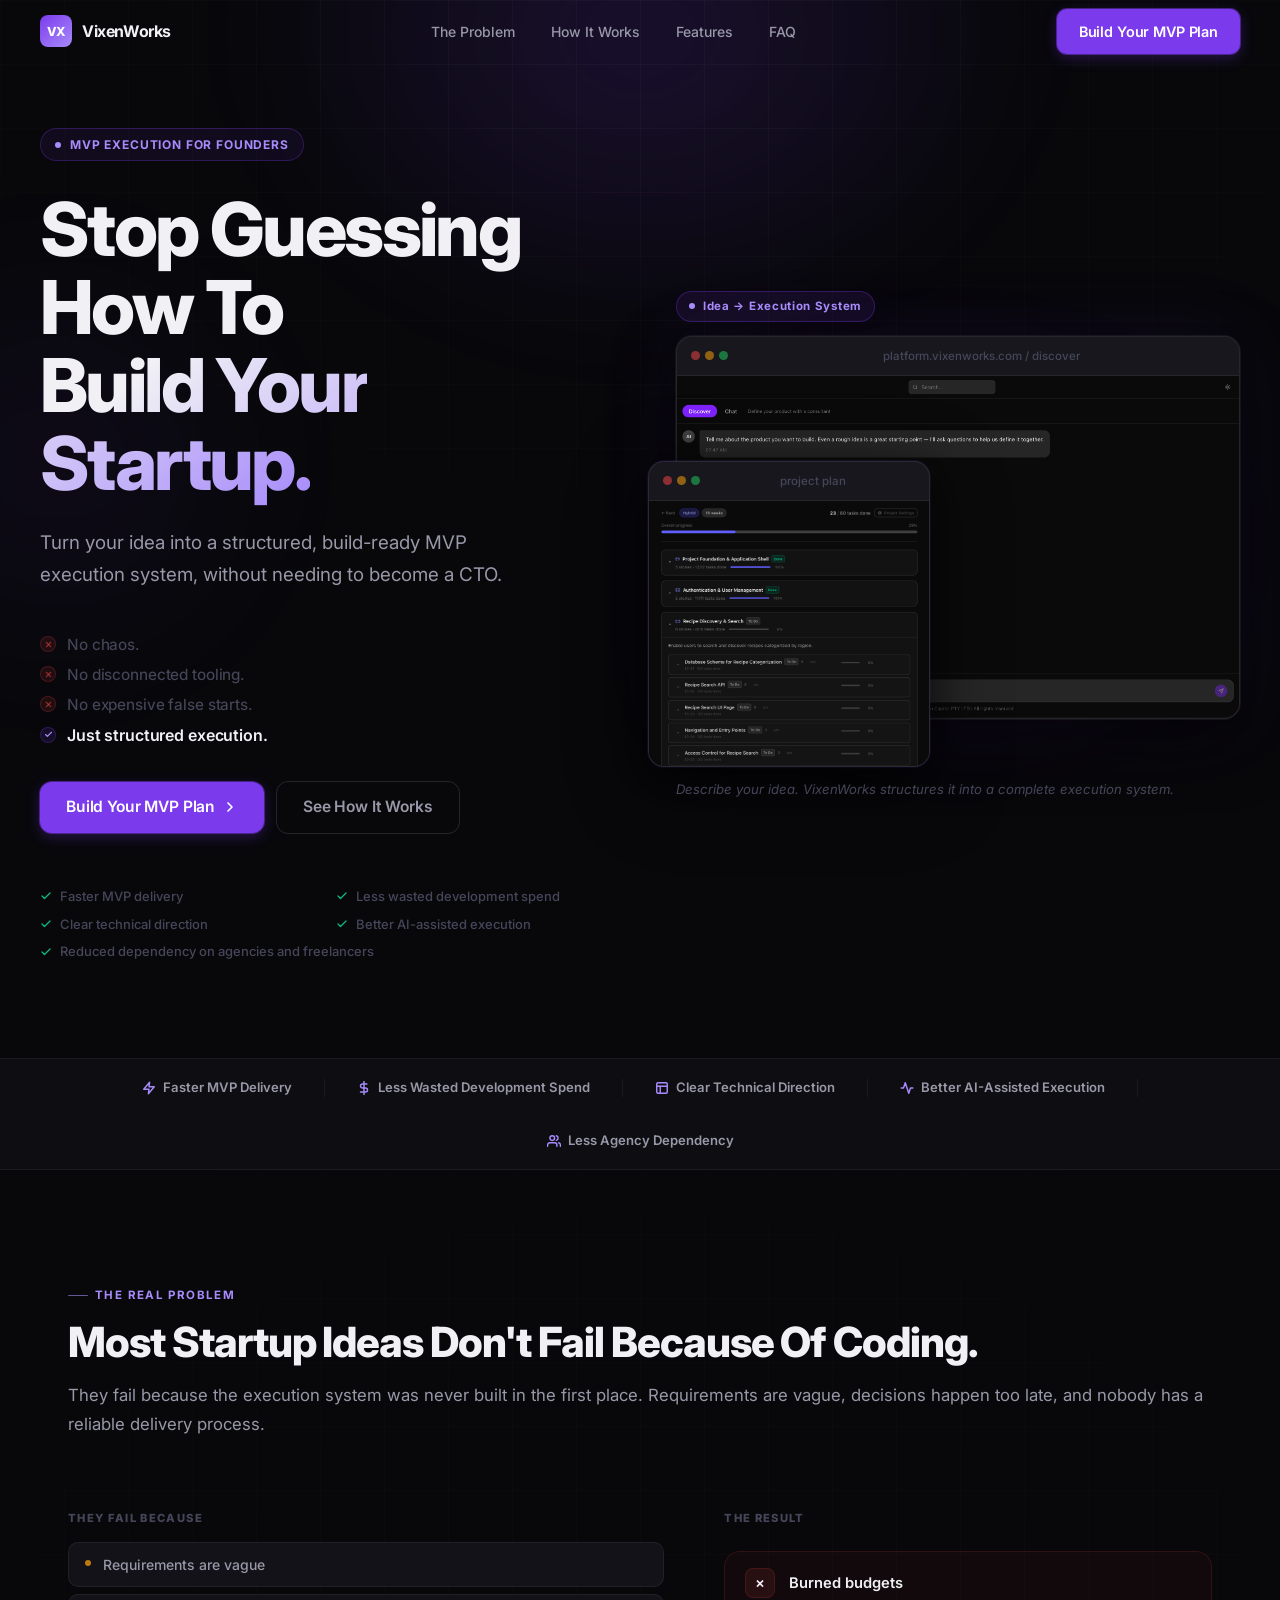
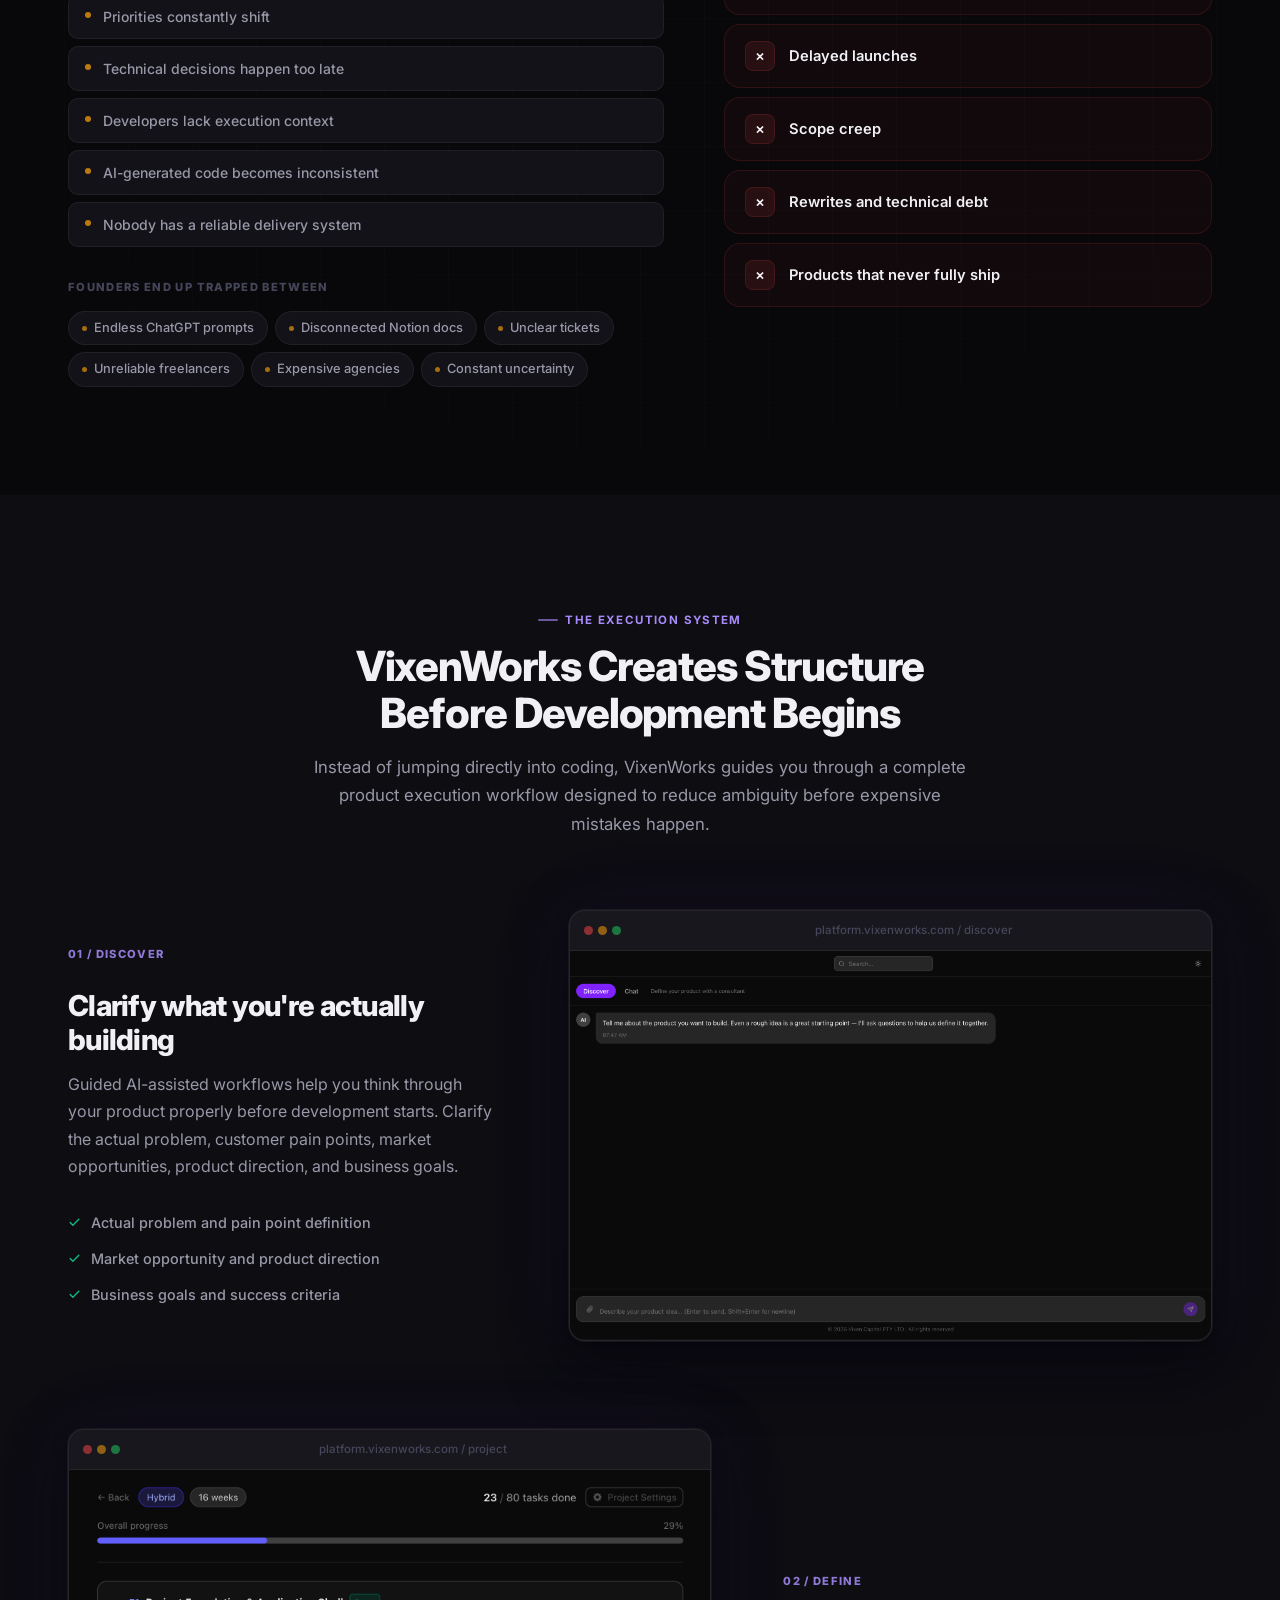
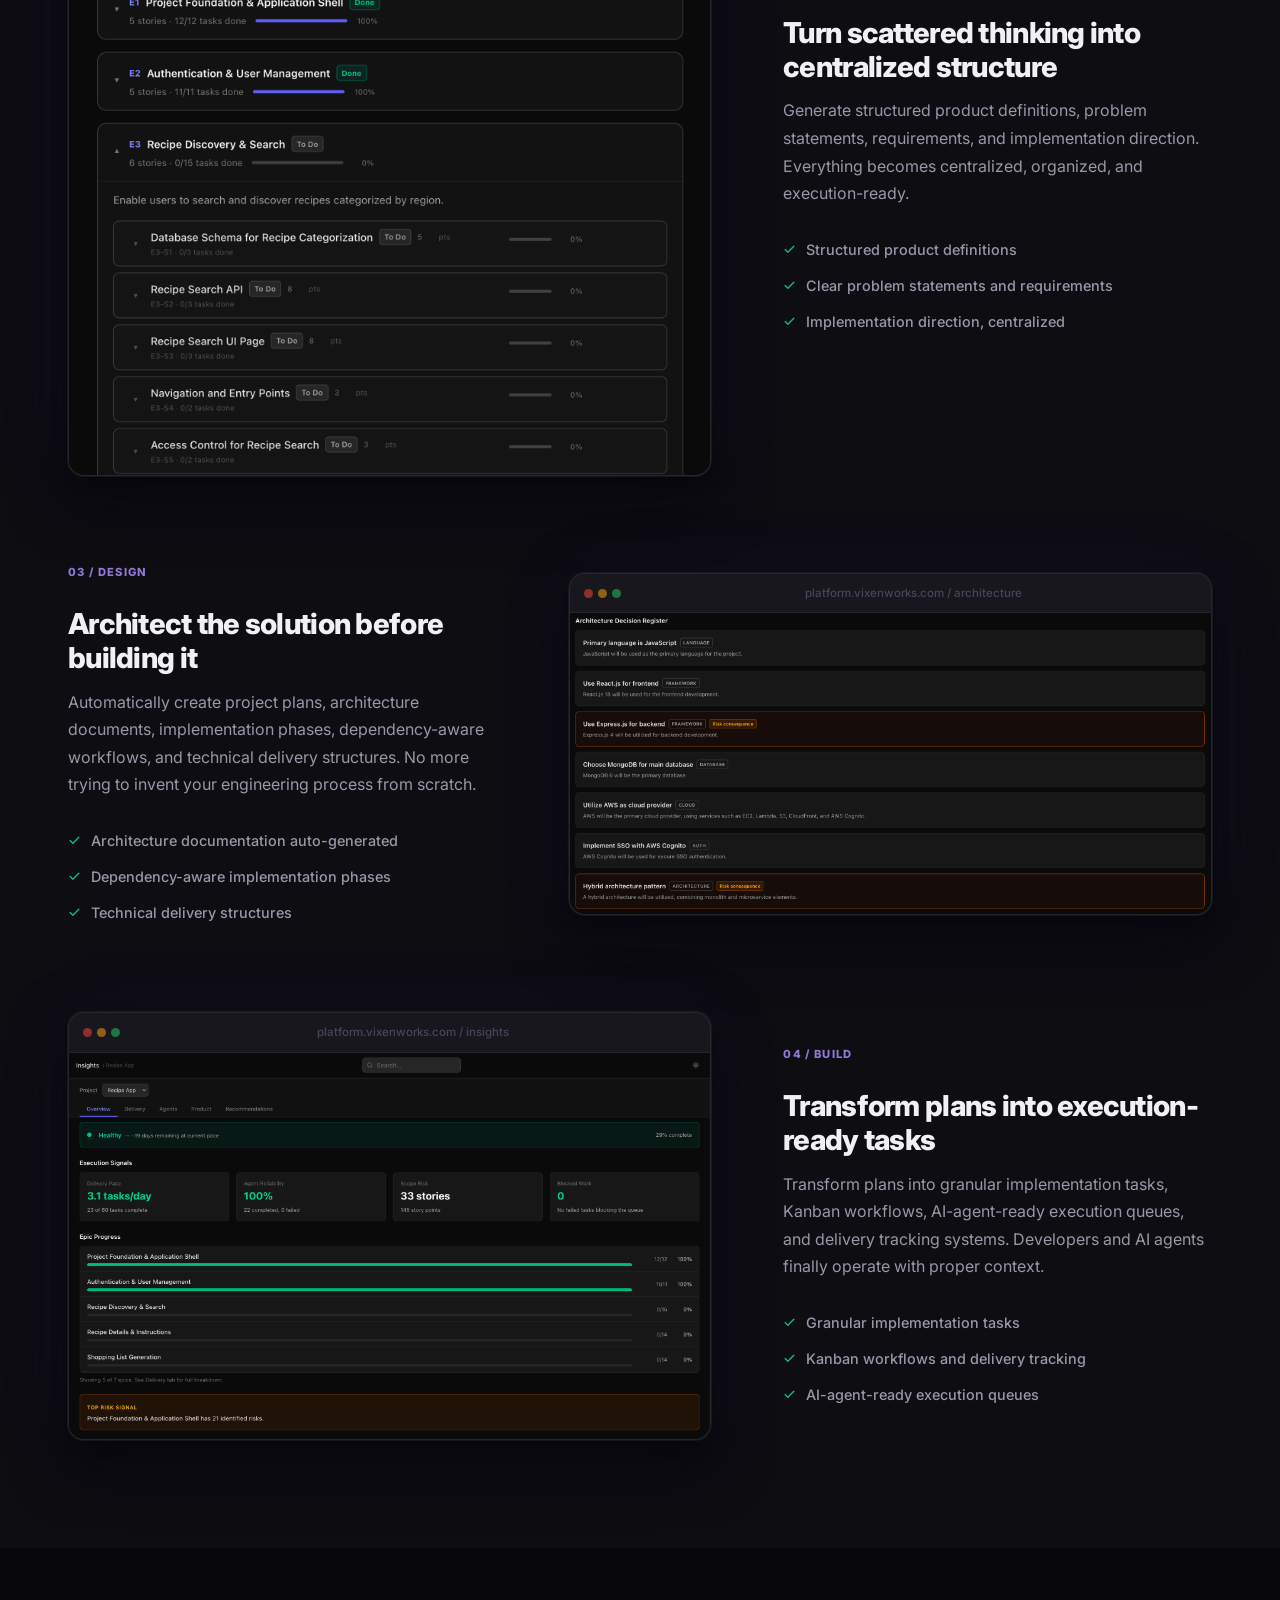
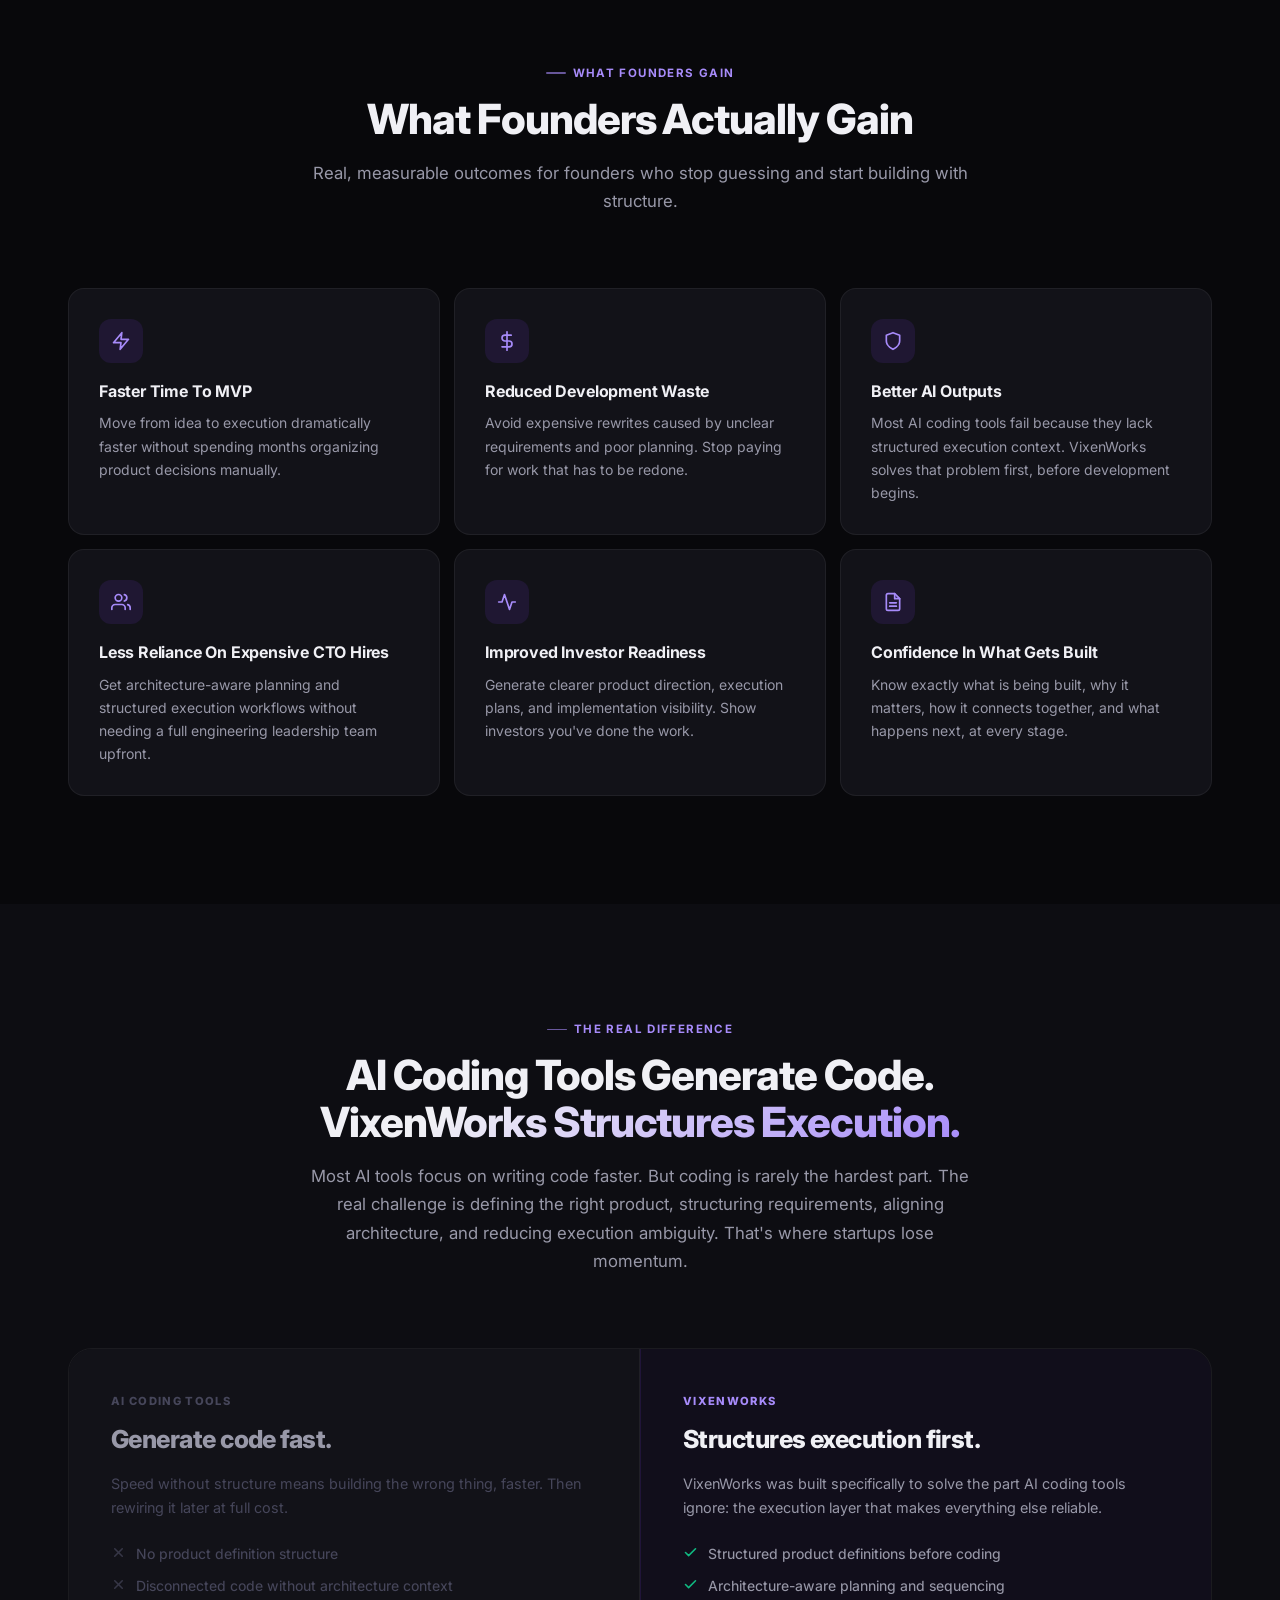
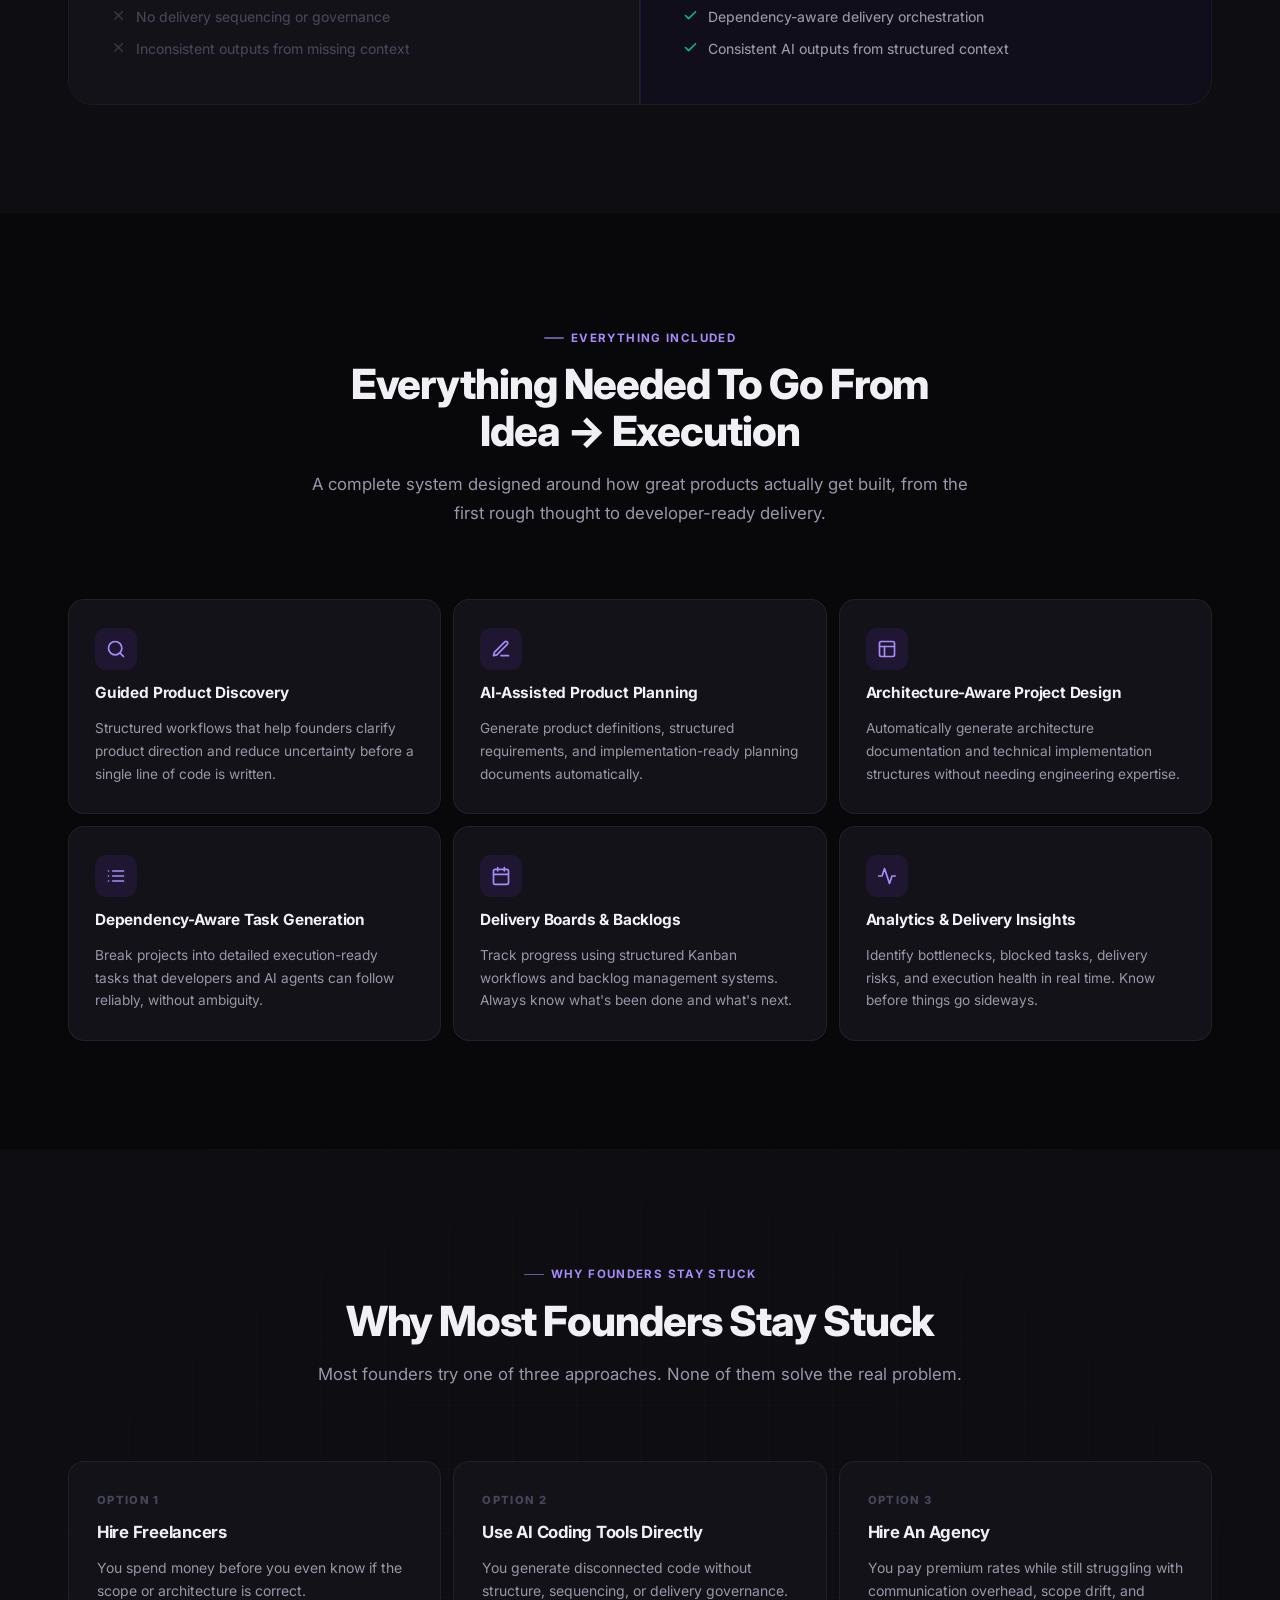
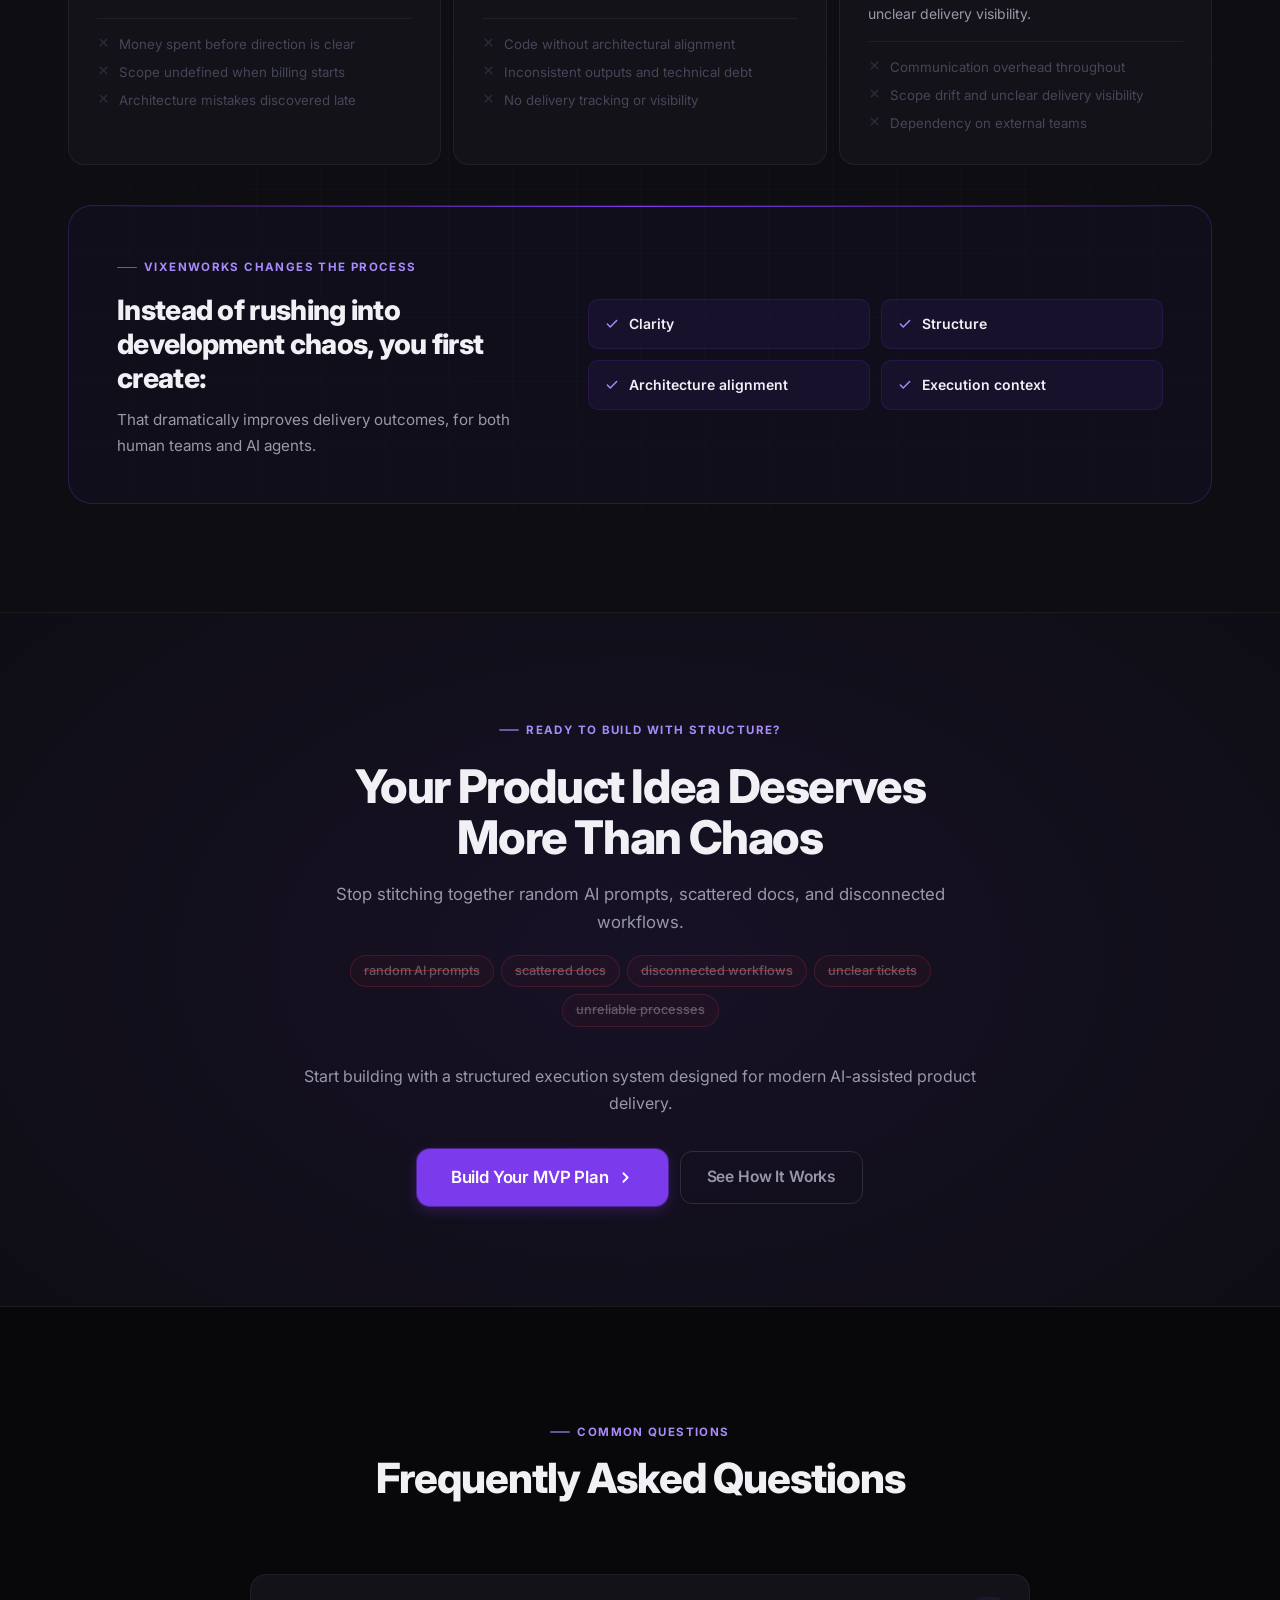
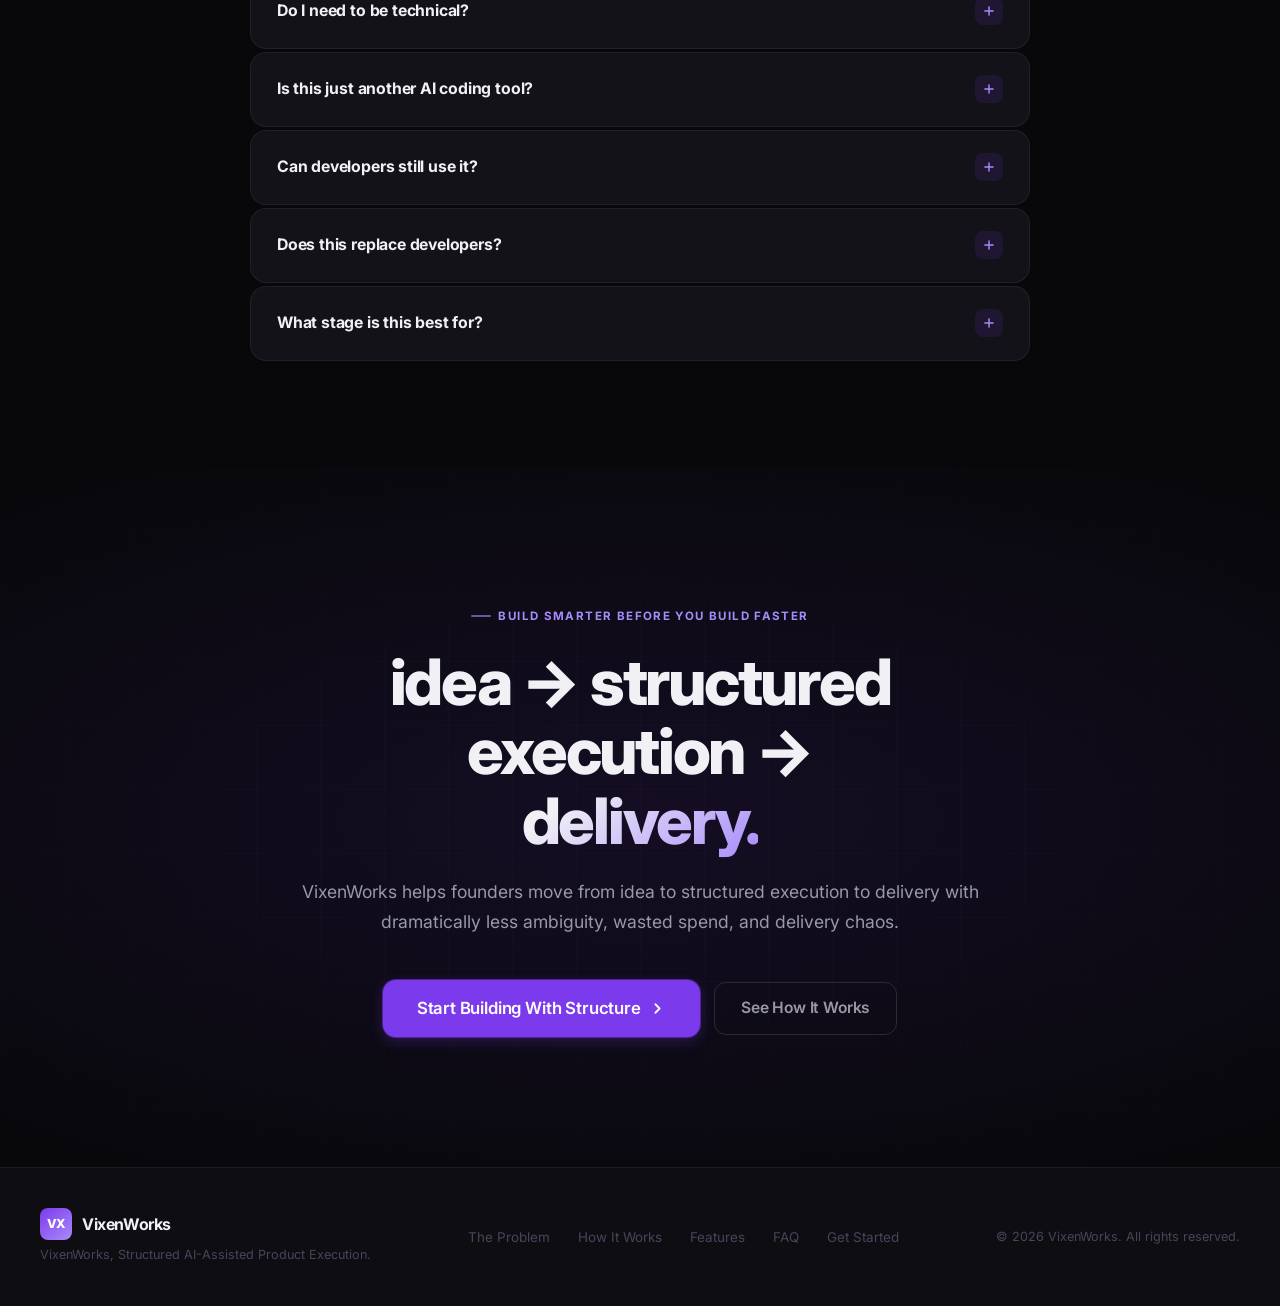
<file: startup-mvp-plan-for-founders.html>
<!DOCTYPE html>
<html lang="en">
<head>
  <!-- Google tag (gtag.js) -->
  <script async src="https://www.googletagmanager.com/gtag/js?id=AW-18152060479"></script>
  <script>
    window.dataLayer = window.dataLayer || [];
    function gtag(){dataLayer.push(arguments);}
    gtag('js', new Date());
    gtag('config', 'AW-18152060479');
  </script>
  <meta charset="UTF-8" />
  <meta name="viewport" content="width=device-width, initial-scale=1.0" />
  <title>Stop Guessing How To Build Your Startup | VixenWorks MVP Execution for Non-Technical Founders</title>
  <meta name="description" content="VixenWorks helps non-technical founders turn scattered startup ideas into structured, build-ready MVP execution plans. No chaos. No expensive mistakes. Just clear execution." />
  <meta property="og:title" content="Stop Guessing How To Build Your Startup, VixenWorks" />
  <meta property="og:description" content="Turn your idea into a structured, build-ready MVP execution system without needing to become a CTO." />
  <meta property="og:type" content="website" />
  <meta name="robots" content="index, follow" />
  <link rel="canonical" href="https://landing.vixenworks.com/startup-mvp-plan-for-founders" />
  <link rel="preconnect" href="https://fonts.googleapis.com" />
  <link rel="preconnect" href="https://fonts.gstatic.com" crossorigin />
  <link href="https://fonts.googleapis.com/css2?family=Inter:ital,opsz,wght@0,14..32,300..900;1,14..32,300..900&display=swap" rel="stylesheet" />
  <link rel="stylesheet" href="styles.css" />
  <link rel="stylesheet" href="founder-styles.css" />
</head>
<body>

  <!-- ═══════════════════════════════════════════ NAVIGATION -->
  <nav class="nav" id="nav">
    <div class="nav-inner">
      <a href="#" class="nav-logo" aria-label="VixenWorks home">
        <div class="logo-mark" aria-hidden="true">VX</div>
        <span class="logo-name">VixenWorks</span>
      </a>
      <ul class="nav-links" role="list">
        <li><a href="#problem">The Problem</a></li>
        <li><a href="#solution">How It Works</a></li>
        <li><a href="#features">Features</a></li>
        <li><a href="#faq">FAQ</a></li>
      </ul>
      <div>
        <a href="https://platform.vixenworks.com/register" class="btn btn-primary">Build Your MVP Plan</a>
      </div>
    </div>
  </nav>

  <main>

    <!-- ═══════════════════════════════════════════ 1. HERO -->
    <section class="hero" id="hero" aria-labelledby="am-hero-heading">
      <div class="hero-bg" aria-hidden="true">
        <div class="hero-glow-top"></div>
        <div class="hero-glow-left"></div>
        <div class="hero-grid"></div>
      </div>

      <div class="hero-inner">
        <div class="hero-content">
          <div class="hero-eyebrow fade-up" aria-label="Category">
            <span class="eyebrow-dot" aria-hidden="true"></span>
            MVP Execution For Founders
          </div>

          <h1 id="am-hero-heading" class="fade-up" data-delay="1">
            Stop Guessing How To<br>
            <span class="gradient-text">Build Your Startup.</span>
          </h1>

          <p class="hero-sub fade-up" data-delay="2">
            Turn your idea into a structured, build-ready MVP execution system, without needing to become a CTO.
          </p>

          <div class="am-hero-callouts" aria-hidden="true">
            <div class="am-hero-callout am-hero-callout--neg fade-up" data-delay="3">
              <span class="am-callout-neg-icon">
                <svg width="9" height="9" viewBox="0 0 24 24" fill="none" stroke="currentColor" stroke-width="3" stroke-linecap="round" stroke-linejoin="round"><line x1="18" y1="6" x2="6" y2="18"/><line x1="6" y1="6" x2="18" y2="18"/></svg>
              </span>
              No chaos.
            </div>
            <div class="am-hero-callout am-hero-callout--neg fade-up" data-delay="3">
              <span class="am-callout-neg-icon">
                <svg width="9" height="9" viewBox="0 0 24 24" fill="none" stroke="currentColor" stroke-width="3" stroke-linecap="round" stroke-linejoin="round"><line x1="18" y1="6" x2="6" y2="18"/><line x1="6" y1="6" x2="18" y2="18"/></svg>
              </span>
              No disconnected tooling.
            </div>
            <div class="am-hero-callout am-hero-callout--neg fade-up" data-delay="3">
              <span class="am-callout-neg-icon">
                <svg width="9" height="9" viewBox="0 0 24 24" fill="none" stroke="currentColor" stroke-width="3" stroke-linecap="round" stroke-linejoin="round"><line x1="18" y1="6" x2="6" y2="18"/><line x1="6" y1="6" x2="18" y2="18"/></svg>
              </span>
              No expensive false starts.
            </div>
            <div class="am-hero-callout am-hero-callout--pos fade-up" data-delay="4">
              <span class="am-callout-pos-icon">
                <svg width="9" height="9" viewBox="0 0 24 24" fill="none" stroke="currentColor" stroke-width="3" stroke-linecap="round" stroke-linejoin="round"><polyline points="20 6 9 17 4 12"/></svg>
              </span>
              Just structured execution.
            </div>
          </div>

          <div class="hero-actions fade-up" data-delay="5">
            <a href="https://platform.vixenworks.com/register" class="btn btn-primary btn-lg">
              Build Your MVP Plan
              <svg width="16" height="16" viewBox="0 0 24 24" fill="none" stroke="currentColor" stroke-width="2.5" stroke-linecap="round" stroke-linejoin="round" aria-hidden="true"><path d="m9 18 6-6-6-6"/></svg>
            </a>
            <a href="#solution" class="btn btn-secondary btn-lg">See How It Works</a>
          </div>

          <div class="am-trust-checks fade-up" data-delay="6" aria-label="Trusted by founders who want">
            <div class="am-trust-check">
              <svg width="12" height="12" viewBox="0 0 24 24" fill="none" stroke="currentColor" stroke-width="2.5" stroke-linecap="round" stroke-linejoin="round" aria-hidden="true"><polyline points="20 6 9 17 4 12"/></svg>
              Faster MVP delivery
            </div>
            <div class="am-trust-check">
              <svg width="12" height="12" viewBox="0 0 24 24" fill="none" stroke="currentColor" stroke-width="2.5" stroke-linecap="round" stroke-linejoin="round" aria-hidden="true"><polyline points="20 6 9 17 4 12"/></svg>
              Less wasted development spend
            </div>
            <div class="am-trust-check">
              <svg width="12" height="12" viewBox="0 0 24 24" fill="none" stroke="currentColor" stroke-width="2.5" stroke-linecap="round" stroke-linejoin="round" aria-hidden="true"><polyline points="20 6 9 17 4 12"/></svg>
              Clear technical direction
            </div>
            <div class="am-trust-check">
              <svg width="12" height="12" viewBox="0 0 24 24" fill="none" stroke="currentColor" stroke-width="2.5" stroke-linecap="round" stroke-linejoin="round" aria-hidden="true"><polyline points="20 6 9 17 4 12"/></svg>
              Better AI-assisted execution
            </div>
            <div class="am-trust-check" style="grid-column: 1 / -1;">
              <svg width="12" height="12" viewBox="0 0 24 24" fill="none" stroke="currentColor" stroke-width="2.5" stroke-linecap="round" stroke-linejoin="round" aria-hidden="true"><polyline points="20 6 9 17 4 12"/></svg>
              Reduced dependency on agencies and freelancers
            </div>
          </div>
        </div>

        <!-- Hero Visual: Product Screenshot Composition -->
        <div class="hero-visual fade-in" data-delay="1" id="hero-visual">
          <div class="hero-screenshot-wrap">
            <div class="hero-workflow-badge">
              <span class="eyebrow-dot" aria-hidden="true"></span>
              Idea &rarr; Execution System
            </div>
            <div class="product-shot-frame hero-main-shot image-glow">
              <div class="psf-titlebar" aria-hidden="true">
                <div class="psf-dots">
                  <span class="psf-dot"></span>
                  <span class="psf-dot"></span>
                  <span class="psf-dot"></span>
                </div>
                <span class="psf-url">platform.vixenworks.com / discover</span>
              </div>
              <img
                src="images/discover.png"
                alt="VixenWorks Discover: guided AI product conversation that transforms your idea into a structured execution plan"
                class="product-shot"
              />
            </div>
            <div class="floating-shot" aria-hidden="true">
              <div class="product-shot-frame floating-shot-frame">
                <div class="psf-titlebar">
                  <div class="psf-dots">
                    <span class="psf-dot"></span>
                    <span class="psf-dot"></span>
                    <span class="psf-dot"></span>
                  </div>
                  <span class="psf-url">project plan</span>
                </div>
                <img
                  src="images/project.png"
                  alt="Structured MVP execution plan generated by VixenWorks"
                  class="product-shot"
                  loading="lazy"
                />
              </div>
            </div>
          </div>
          <p class="product-shot-caption">Describe your idea. VixenWorks structures it into a complete execution system.</p>
        </div>
      </div>
    </section>

    <!-- ═══════════════════════════════════════════ TRUST STRIP -->
    <div class="trust-strip" role="list" aria-label="What VixenWorks delivers">
      <div class="trust-inner">
        <div class="trust-item" role="listitem">
          <svg width="14" height="14" viewBox="0 0 24 24" fill="none" stroke="currentColor" stroke-width="2.5" stroke-linecap="round" stroke-linejoin="round" aria-hidden="true"><polygon points="13 2 3 14 12 14 11 22 21 10 12 10 13 2"/></svg>
          Faster MVP Delivery
        </div>
        <div class="trust-sep" aria-hidden="true"></div>
        <div class="trust-item" role="listitem">
          <svg width="14" height="14" viewBox="0 0 24 24" fill="none" stroke="currentColor" stroke-width="2.5" stroke-linecap="round" stroke-linejoin="round" aria-hidden="true"><line x1="12" y1="1" x2="12" y2="23"/><path d="M17 5H9.5a3.5 3.5 0 0 0 0 7h5a3.5 3.5 0 0 1 0 7H6"/></svg>
          Less Wasted Development Spend
        </div>
        <div class="trust-sep" aria-hidden="true"></div>
        <div class="trust-item" role="listitem">
          <svg width="14" height="14" viewBox="0 0 24 24" fill="none" stroke="currentColor" stroke-width="2.5" stroke-linecap="round" stroke-linejoin="round" aria-hidden="true"><rect x="3" y="3" width="18" height="18" rx="2"/><line x1="3" y1="9" x2="21" y2="9"/><line x1="9" y1="21" x2="9" y2="9"/></svg>
          Clear Technical Direction
        </div>
        <div class="trust-sep" aria-hidden="true"></div>
        <div class="trust-item" role="listitem">
          <svg width="14" height="14" viewBox="0 0 24 24" fill="none" stroke="currentColor" stroke-width="2.5" stroke-linecap="round" stroke-linejoin="round" aria-hidden="true"><polyline points="22 12 18 12 15 21 9 3 6 12 2 12"/></svg>
          Better AI-Assisted Execution
        </div>
        <div class="trust-sep" aria-hidden="true"></div>
        <div class="trust-item" role="listitem">
          <svg width="14" height="14" viewBox="0 0 24 24" fill="none" stroke="currentColor" stroke-width="2.5" stroke-linecap="round" stroke-linejoin="round" aria-hidden="true"><path d="M17 21v-2a4 4 0 0 0-4-4H5a4 4 0 0 0-4 4v2"/><circle cx="9" cy="7" r="4"/><path d="M23 21v-2a4 4 0 0 0-3-3.87"/><path d="M16 3.13a4 4 0 0 1 0 7.75"/></svg>
          Less Agency Dependency
        </div>
      </div>
    </div>

    <!-- ═══════════════════════════════════════════ 2. PROBLEM -->
    <section class="section am-has-grid" id="problem" aria-labelledby="am-problem-heading">
      <div class="am-section-grid" aria-hidden="true"></div>
      <div class="container am-rel">
        <div class="section-header fade-up">
          <div class="section-eyebrow">
            <span class="eyebrow-line" aria-hidden="true"></span>
            The Real Problem
          </div>
          <h2 id="am-problem-heading">Most Startup Ideas Don't Fail Because Of Coding.</h2>
          <p>
            They fail because the execution system was never built in the first place. Requirements are vague, decisions happen too late, and nobody has a reliable delivery process.
          </p>
        </div>

        <div class="am-problem-layout">
          <div class="fade-up" data-delay="1">
            <div class="am-sub-label">They fail because</div>
            <div class="am-fail-list">
              <div class="am-fail-item">
                <span class="am-fail-dot"></span>
                Requirements are vague
              </div>
              <div class="am-fail-item">
                <span class="am-fail-dot"></span>
                Priorities constantly shift
              </div>
              <div class="am-fail-item">
                <span class="am-fail-dot"></span>
                Technical decisions happen too late
              </div>
              <div class="am-fail-item">
                <span class="am-fail-dot"></span>
                Developers lack execution context
              </div>
              <div class="am-fail-item">
                <span class="am-fail-dot"></span>
                AI-generated code becomes inconsistent
              </div>
              <div class="am-fail-item">
                <span class="am-fail-dot"></span>
                Nobody has a reliable delivery system
              </div>
            </div>

            <div class="am-sub-label" style="margin-top: 32px;">Founders end up trapped between</div>
            <div class="am-trapped-list">
              <span class="am-trapped-pill"><span class="am-trapped-icon"></span>Endless ChatGPT prompts</span>
              <span class="am-trapped-pill"><span class="am-trapped-icon"></span>Disconnected Notion docs</span>
              <span class="am-trapped-pill"><span class="am-trapped-icon"></span>Unclear tickets</span>
              <span class="am-trapped-pill"><span class="am-trapped-icon"></span>Unreliable freelancers</span>
              <span class="am-trapped-pill"><span class="am-trapped-icon"></span>Expensive agencies</span>
              <span class="am-trapped-pill"><span class="am-trapped-icon"></span>Constant uncertainty</span>
            </div>
          </div>

          <div class="am-outcomes-col fade-up" data-delay="2">
            <div class="am-sub-label">The result</div>
            <div class="am-outcome-bad">
              <span class="am-bad-icon" aria-hidden="true">✗</span>
              Burned budgets
            </div>
            <div class="am-outcome-bad">
              <span class="am-bad-icon" aria-hidden="true">✗</span>
              Delayed launches
            </div>
            <div class="am-outcome-bad">
              <span class="am-bad-icon" aria-hidden="true">✗</span>
              Scope creep
            </div>
            <div class="am-outcome-bad">
              <span class="am-bad-icon" aria-hidden="true">✗</span>
              Rewrites and technical debt
            </div>
            <div class="am-outcome-bad">
              <span class="am-bad-icon" aria-hidden="true">✗</span>
              Products that never fully ship
            </div>
          </div>
        </div>
      </div>
    </section>

    <!-- ═══════════════════════════════════════════ 3. SOLUTION / WORKFLOW -->
    <section class="section section--alt" id="solution" aria-labelledby="am-solution-heading">
      <div class="container">
        <div class="section-header section-header--centered fade-up">
          <div class="section-eyebrow">
            <span class="eyebrow-line" aria-hidden="true"></span>
            The Execution System
          </div>
          <h2 id="am-solution-heading">VixenWorks Creates Structure Before Development Begins</h2>
          <p>
            Instead of jumping directly into coding, VixenWorks guides you through a complete product execution workflow designed to reduce ambiguity before expensive mistakes happen.
          </p>
        </div>

        <div class="screenshot-feature-list" role="list">

          <!-- 01 Discover -->
          <div class="screenshot-feature fade-up" data-delay="1" role="listitem">
            <div class="sf-text">
              <div class="step-label">01 / Discover</div>
              <h3>Clarify what you're actually building</h3>
              <p>
                Guided AI-assisted workflows help you think through your product properly before development starts. Clarify the actual problem, customer pain points, market opportunities, product direction, and business goals.
              </p>
              <ul class="wf-checklist" role="list" style="margin-top: 16px;">
                <li>
                  <svg width="13" height="13" viewBox="0 0 24 24" fill="none" stroke="currentColor" stroke-width="2.5" stroke-linecap="round" stroke-linejoin="round" aria-hidden="true"><polyline points="20 6 9 17 4 12"/></svg>
                  Actual problem and pain point definition
                </li>
                <li>
                  <svg width="13" height="13" viewBox="0 0 24 24" fill="none" stroke="currentColor" stroke-width="2.5" stroke-linecap="round" stroke-linejoin="round" aria-hidden="true"><polyline points="20 6 9 17 4 12"/></svg>
                  Market opportunity and product direction
                </li>
                <li>
                  <svg width="13" height="13" viewBox="0 0 24 24" fill="none" stroke="currentColor" stroke-width="2.5" stroke-linecap="round" stroke-linejoin="round" aria-hidden="true"><polyline points="20 6 9 17 4 12"/></svg>
                  Business goals and success criteria
                </li>
              </ul>
            </div>
            <div class="product-shot-frame sf-image image-glow">
              <div class="psf-titlebar" aria-hidden="true">
                <div class="psf-dots">
                  <span class="psf-dot"></span>
                  <span class="psf-dot"></span>
                  <span class="psf-dot"></span>
                </div>
                <span class="psf-url">platform.vixenworks.com / discover</span>
              </div>
              <img src="images/discover.png" alt="VixenWorks Discover: AI-guided product conversation interface for founders" class="product-shot" loading="lazy" />
            </div>
          </div>

          <!-- 02 Define -->
          <div class="screenshot-feature screenshot-feature--reversed fade-up" data-delay="1" role="listitem">
            <div class="sf-text">
              <div class="step-label">02 / Define</div>
              <h3>Turn scattered thinking into centralized structure</h3>
              <p>
                Generate structured product definitions, problem statements, requirements, and implementation direction. Everything becomes centralized, organized, and execution-ready.
              </p>
              <ul class="wf-checklist" role="list" style="margin-top: 16px;">
                <li>
                  <svg width="13" height="13" viewBox="0 0 24 24" fill="none" stroke="currentColor" stroke-width="2.5" stroke-linecap="round" stroke-linejoin="round" aria-hidden="true"><polyline points="20 6 9 17 4 12"/></svg>
                  Structured product definitions
                </li>
                <li>
                  <svg width="13" height="13" viewBox="0 0 24 24" fill="none" stroke="currentColor" stroke-width="2.5" stroke-linecap="round" stroke-linejoin="round" aria-hidden="true"><polyline points="20 6 9 17 4 12"/></svg>
                  Clear problem statements and requirements
                </li>
                <li>
                  <svg width="13" height="13" viewBox="0 0 24 24" fill="none" stroke="currentColor" stroke-width="2.5" stroke-linecap="round" stroke-linejoin="round" aria-hidden="true"><polyline points="20 6 9 17 4 12"/></svg>
                  Implementation direction, centralized
                </li>
              </ul>
            </div>
            <div class="product-shot-frame sf-image image-glow">
              <div class="psf-titlebar" aria-hidden="true">
                <div class="psf-dots">
                  <span class="psf-dot"></span>
                  <span class="psf-dot"></span>
                  <span class="psf-dot"></span>
                </div>
                <span class="psf-url">platform.vixenworks.com / project</span>
              </div>
              <img src="images/project.png" alt="VixenWorks Define: structured product plan with requirements and execution direction" class="product-shot" loading="lazy" />
            </div>
          </div>

          <!-- 03 Design -->
          <div class="screenshot-feature fade-up" data-delay="1" role="listitem">
            <div class="sf-text">
              <div class="step-label">03 / Design</div>
              <h3>Architect the solution before building it</h3>
              <p>
                Automatically create project plans, architecture documents, implementation phases, dependency-aware workflows, and technical delivery structures. No more trying to invent your engineering process from scratch.
              </p>
              <ul class="wf-checklist" role="list" style="margin-top: 16px;">
                <li>
                  <svg width="13" height="13" viewBox="0 0 24 24" fill="none" stroke="currentColor" stroke-width="2.5" stroke-linecap="round" stroke-linejoin="round" aria-hidden="true"><polyline points="20 6 9 17 4 12"/></svg>
                  Architecture documentation auto-generated
                </li>
                <li>
                  <svg width="13" height="13" viewBox="0 0 24 24" fill="none" stroke="currentColor" stroke-width="2.5" stroke-linecap="round" stroke-linejoin="round" aria-hidden="true"><polyline points="20 6 9 17 4 12"/></svg>
                  Dependency-aware implementation phases
                </li>
                <li>
                  <svg width="13" height="13" viewBox="0 0 24 24" fill="none" stroke="currentColor" stroke-width="2.5" stroke-linecap="round" stroke-linejoin="round" aria-hidden="true"><polyline points="20 6 9 17 4 12"/></svg>
                  Technical delivery structures
                </li>
              </ul>
            </div>
            <div class="product-shot-frame sf-image image-glow">
              <div class="psf-titlebar" aria-hidden="true">
                <div class="psf-dots">
                  <span class="psf-dot"></span>
                  <span class="psf-dot"></span>
                  <span class="psf-dot"></span>
                </div>
                <span class="psf-url">platform.vixenworks.com / architecture</span>
              </div>
              <img src="images/architecture.png" alt="VixenWorks Design: architecture documents and implementation phase planning" class="product-shot" loading="lazy" />
            </div>
          </div>

          <!-- 04 Build -->
          <div class="screenshot-feature screenshot-feature--reversed fade-up" data-delay="1" role="listitem">
            <div class="sf-text">
              <div class="step-label">04 / Build</div>
              <h3>Transform plans into execution-ready tasks</h3>
              <p>
                Transform plans into granular implementation tasks, Kanban workflows, AI-agent-ready execution queues, and delivery tracking systems. Developers and AI agents finally operate with proper context.
              </p>
              <ul class="wf-checklist" role="list" style="margin-top: 16px;">
                <li>
                  <svg width="13" height="13" viewBox="0 0 24 24" fill="none" stroke="currentColor" stroke-width="2.5" stroke-linecap="round" stroke-linejoin="round" aria-hidden="true"><polyline points="20 6 9 17 4 12"/></svg>
                  Granular implementation tasks
                </li>
                <li>
                  <svg width="13" height="13" viewBox="0 0 24 24" fill="none" stroke="currentColor" stroke-width="2.5" stroke-linecap="round" stroke-linejoin="round" aria-hidden="true"><polyline points="20 6 9 17 4 12"/></svg>
                  Kanban workflows and delivery tracking
                </li>
                <li>
                  <svg width="13" height="13" viewBox="0 0 24 24" fill="none" stroke="currentColor" stroke-width="2.5" stroke-linecap="round" stroke-linejoin="round" aria-hidden="true"><polyline points="20 6 9 17 4 12"/></svg>
                  AI-agent-ready execution queues
                </li>
              </ul>
            </div>
            <div class="product-shot-frame sf-image image-glow">
              <div class="psf-titlebar" aria-hidden="true">
                <div class="psf-dots">
                  <span class="psf-dot"></span>
                  <span class="psf-dot"></span>
                  <span class="psf-dot"></span>
                </div>
                <span class="psf-url">platform.vixenworks.com / insights</span>
              </div>
              <img src="images/insights.png" alt="VixenWorks Build: Kanban delivery workflows and execution tracking dashboard" class="product-shot" loading="lazy" />
            </div>
          </div>

        </div>
      </div>
    </section>

    <!-- ═══════════════════════════════════════════ 4. BENEFITS -->
    <section class="section" id="benefits" aria-labelledby="am-benefits-heading">
      <div class="container">
        <div class="section-header section-header--centered fade-up">
          <div class="section-eyebrow">
            <span class="eyebrow-line" aria-hidden="true"></span>
            What Founders Gain
          </div>
          <h2 id="am-benefits-heading">What Founders Actually Gain</h2>
          <p>
            Real, measurable outcomes for founders who stop guessing and start building with structure.
          </p>
        </div>

        <div class="benefits-grid">
          <div class="benefit-card fade-up" data-delay="1">
            <div class="benefit-icon" aria-hidden="true">
              <svg width="20" height="20" viewBox="0 0 24 24" fill="none" stroke="currentColor" stroke-width="2" stroke-linecap="round" stroke-linejoin="round"><polygon points="13 2 3 14 12 14 11 22 21 10 12 10 13 2"/></svg>
            </div>
            <h3>Faster Time To MVP</h3>
            <p>Move from idea to execution dramatically faster without spending months organizing product decisions manually.</p>
          </div>

          <div class="benefit-card fade-up" data-delay="2">
            <div class="benefit-icon" aria-hidden="true">
              <svg width="20" height="20" viewBox="0 0 24 24" fill="none" stroke="currentColor" stroke-width="2" stroke-linecap="round" stroke-linejoin="round"><line x1="12" y1="1" x2="12" y2="23"/><path d="M17 5H9.5a3.5 3.5 0 0 0 0 7h5a3.5 3.5 0 0 1 0 7H6"/></svg>
            </div>
            <h3>Reduced Development Waste</h3>
            <p>Avoid expensive rewrites caused by unclear requirements and poor planning. Stop paying for work that has to be redone.</p>
          </div>

          <div class="benefit-card fade-up" data-delay="3">
            <div class="benefit-icon" aria-hidden="true">
              <svg width="20" height="20" viewBox="0 0 24 24" fill="none" stroke="currentColor" stroke-width="2" stroke-linecap="round" stroke-linejoin="round"><path d="M12 22s8-4 8-10V5l-8-3-8 3v7c0 6 8 10 8 10z"/></svg>
            </div>
            <h3>Better AI Outputs</h3>
            <p>Most AI coding tools fail because they lack structured execution context. VixenWorks solves that problem first, before development begins.</p>
          </div>

          <div class="benefit-card fade-up" data-delay="4">
            <div class="benefit-icon" aria-hidden="true">
              <svg width="20" height="20" viewBox="0 0 24 24" fill="none" stroke="currentColor" stroke-width="2" stroke-linecap="round" stroke-linejoin="round"><path d="M17 21v-2a4 4 0 0 0-4-4H5a4 4 0 0 0-4 4v2"/><circle cx="9" cy="7" r="4"/><path d="M23 21v-2a4 4 0 0 0-3-3.87"/><path d="M16 3.13a4 4 0 0 1 0 7.75"/></svg>
            </div>
            <h3>Less Reliance On Expensive CTO Hires</h3>
            <p>Get architecture-aware planning and structured execution workflows without needing a full engineering leadership team upfront.</p>
          </div>

          <div class="benefit-card fade-up" data-delay="5">
            <div class="benefit-icon" aria-hidden="true">
              <svg width="20" height="20" viewBox="0 0 24 24" fill="none" stroke="currentColor" stroke-width="2" stroke-linecap="round" stroke-linejoin="round"><polyline points="22 12 18 12 15 21 9 3 6 12 2 12"/></svg>
            </div>
            <h3>Improved Investor Readiness</h3>
            <p>Generate clearer product direction, execution plans, and implementation visibility. Show investors you've done the work.</p>
          </div>

          <div class="benefit-card fade-up" data-delay="6">
            <div class="benefit-icon" aria-hidden="true">
              <svg width="20" height="20" viewBox="0 0 24 24" fill="none" stroke="currentColor" stroke-width="2" stroke-linecap="round" stroke-linejoin="round"><path d="M14 2H6a2 2 0 0 0-2 2v16a2 2 0 0 0 2 2h12a2 2 0 0 0 2-2V8z"/><polyline points="14 2 14 8 20 8"/><line x1="16" y1="13" x2="8" y2="13"/><line x1="16" y1="17" x2="8" y2="17"/></svg>
            </div>
            <h3>Confidence In What Gets Built</h3>
            <p>Know exactly what is being built, why it matters, how it connects together, and what happens next, at every stage.</p>
          </div>
        </div>
      </div>
    </section>

    <!-- ═══════════════════════════════════════════ 5. CONTRAST -->
    <section class="section section--alt" id="contrast" aria-labelledby="am-contrast-heading">
      <div class="container">
        <div class="section-header section-header--centered fade-up">
          <div class="section-eyebrow">
            <span class="eyebrow-line" aria-hidden="true"></span>
            The Real Difference
          </div>
          <h2 id="am-contrast-heading">
            AI Coding Tools Generate Code.<br>
            <span class="gradient-text">VixenWorks Structures Execution.</span>
          </h2>
          <p>
            Most AI tools focus on writing code faster. But coding is rarely the hardest part. The real challenge is defining the right product, structuring requirements, aligning architecture, and reducing execution ambiguity. That's where startups lose momentum.
          </p>
        </div>

        <div class="am-contrast-grid fade-up" data-delay="1">
          <div class="am-contrast-col am-contrast-col--old">
            <div class="am-contrast-col-label">AI Coding Tools</div>
            <h3>Generate code fast.</h3>
            <p class="am-contrast-desc">Speed without structure means building the wrong thing, faster. Then rewiring it later at full cost.</p>
            <ul class="am-contrast-list" role="list">
              <li>
                <svg class="am-xmark" viewBox="0 0 24 24" fill="none" stroke="currentColor" stroke-width="2.5" stroke-linecap="round" stroke-linejoin="round" aria-hidden="true"><line x1="18" y1="6" x2="6" y2="18"/><line x1="6" y1="6" x2="18" y2="18"/></svg>
                No product definition structure
              </li>
              <li>
                <svg class="am-xmark" viewBox="0 0 24 24" fill="none" stroke="currentColor" stroke-width="2.5" stroke-linecap="round" stroke-linejoin="round" aria-hidden="true"><line x1="18" y1="6" x2="6" y2="18"/><line x1="6" y1="6" x2="18" y2="18"/></svg>
                Disconnected code without architecture context
              </li>
              <li>
                <svg class="am-xmark" viewBox="0 0 24 24" fill="none" stroke="currentColor" stroke-width="2.5" stroke-linecap="round" stroke-linejoin="round" aria-hidden="true"><line x1="18" y1="6" x2="6" y2="18"/><line x1="6" y1="6" x2="18" y2="18"/></svg>
                No delivery sequencing or governance
              </li>
              <li>
                <svg class="am-xmark" viewBox="0 0 24 24" fill="none" stroke="currentColor" stroke-width="2.5" stroke-linecap="round" stroke-linejoin="round" aria-hidden="true"><line x1="18" y1="6" x2="6" y2="18"/><line x1="6" y1="6" x2="18" y2="18"/></svg>
                Inconsistent outputs from missing context
              </li>
            </ul>
          </div>
          <div class="am-contrast-col am-contrast-col--new">
            <div class="am-contrast-col-label">VixenWorks</div>
            <h3>Structures execution first.</h3>
            <p class="am-contrast-desc">VixenWorks was built specifically to solve the part AI coding tools ignore: the execution layer that makes everything else reliable.</p>
            <ul class="am-contrast-list" role="list">
              <li>
                <svg class="am-check" viewBox="0 0 24 24" fill="none" stroke="currentColor" stroke-width="2.5" stroke-linecap="round" stroke-linejoin="round" aria-hidden="true"><polyline points="20 6 9 17 4 12"/></svg>
                Structured product definitions before coding
              </li>
              <li>
                <svg class="am-check" viewBox="0 0 24 24" fill="none" stroke="currentColor" stroke-width="2.5" stroke-linecap="round" stroke-linejoin="round" aria-hidden="true"><polyline points="20 6 9 17 4 12"/></svg>
                Architecture-aware planning and sequencing
              </li>
              <li>
                <svg class="am-check" viewBox="0 0 24 24" fill="none" stroke="currentColor" stroke-width="2.5" stroke-linecap="round" stroke-linejoin="round" aria-hidden="true"><polyline points="20 6 9 17 4 12"/></svg>
                Dependency-aware delivery orchestration
              </li>
              <li>
                <svg class="am-check" viewBox="0 0 24 24" fill="none" stroke="currentColor" stroke-width="2.5" stroke-linecap="round" stroke-linejoin="round" aria-hidden="true"><polyline points="20 6 9 17 4 12"/></svg>
                Consistent AI outputs from structured context
              </li>
            </ul>
          </div>
        </div>
      </div>
    </section>

    <!-- ═══════════════════════════════════════════ 6. FEATURE GRID -->
    <section class="section" id="features" aria-labelledby="am-features-heading">
      <div class="container">
        <div class="section-header section-header--centered fade-up">
          <div class="section-eyebrow">
            <span class="eyebrow-line" aria-hidden="true"></span>
            Everything Included
          </div>
          <h2 id="am-features-heading">Everything Needed To Go From Idea &rarr; Execution</h2>
          <p>
            A complete system designed around how great products actually get built, from the first rough thought to developer-ready delivery.
          </p>
        </div>

        <div class="am-feature-grid">
          <div class="am-feature-card fade-up" data-delay="1">
            <div class="am-feature-icon" aria-hidden="true">
              <svg width="20" height="20" viewBox="0 0 24 24" fill="none" stroke="currentColor" stroke-width="2" stroke-linecap="round" stroke-linejoin="round"><circle cx="11" cy="11" r="8"/><line x1="21" y1="21" x2="16.65" y2="16.65"/></svg>
            </div>
            <h3>Guided Product Discovery</h3>
            <p>Structured workflows that help founders clarify product direction and reduce uncertainty before a single line of code is written.</p>
          </div>

          <div class="am-feature-card fade-up" data-delay="2">
            <div class="am-feature-icon" aria-hidden="true">
              <svg width="20" height="20" viewBox="0 0 24 24" fill="none" stroke="currentColor" stroke-width="2" stroke-linecap="round" stroke-linejoin="round"><path d="M12 20h9"/><path d="M16.5 3.5a2.121 2.121 0 0 1 3 3L7 19l-4 1 1-4L16.5 3.5z"/></svg>
            </div>
            <h3>AI-Assisted Product Planning</h3>
            <p>Generate product definitions, structured requirements, and implementation-ready planning documents automatically.</p>
          </div>

          <div class="am-feature-card fade-up" data-delay="3">
            <div class="am-feature-icon" aria-hidden="true">
              <svg width="20" height="20" viewBox="0 0 24 24" fill="none" stroke="currentColor" stroke-width="2" stroke-linecap="round" stroke-linejoin="round"><rect x="3" y="3" width="18" height="18" rx="2"/><line x1="3" y1="9" x2="21" y2="9"/><line x1="9" y1="21" x2="9" y2="9"/></svg>
            </div>
            <h3>Architecture-Aware Project Design</h3>
            <p>Automatically generate architecture documentation and technical implementation structures without needing engineering expertise.</p>
          </div>

          <div class="am-feature-card fade-up" data-delay="4">
            <div class="am-feature-icon" aria-hidden="true">
              <svg width="20" height="20" viewBox="0 0 24 24" fill="none" stroke="currentColor" stroke-width="2" stroke-linecap="round" stroke-linejoin="round"><line x1="8" y1="6" x2="21" y2="6"/><line x1="8" y1="12" x2="21" y2="12"/><line x1="8" y1="18" x2="21" y2="18"/><line x1="3" y1="6" x2="3.01" y2="6"/><line x1="3" y1="12" x2="3.01" y2="12"/><line x1="3" y1="18" x2="3.01" y2="18"/></svg>
            </div>
            <h3>Dependency-Aware Task Generation</h3>
            <p>Break projects into detailed execution-ready tasks that developers and AI agents can follow reliably, without ambiguity.</p>
          </div>

          <div class="am-feature-card fade-up" data-delay="5">
            <div class="am-feature-icon" aria-hidden="true">
              <svg width="20" height="20" viewBox="0 0 24 24" fill="none" stroke="currentColor" stroke-width="2" stroke-linecap="round" stroke-linejoin="round"><rect x="3" y="4" width="18" height="18" rx="2"/><line x1="16" y1="2" x2="16" y2="6"/><line x1="8" y1="2" x2="8" y2="6"/><line x1="3" y1="10" x2="21" y2="10"/></svg>
            </div>
            <h3>Delivery Boards &amp; Backlogs</h3>
            <p>Track progress using structured Kanban workflows and backlog management systems. Always know what's been done and what's next.</p>
          </div>

          <div class="am-feature-card fade-up" data-delay="6">
            <div class="am-feature-icon" aria-hidden="true">
              <svg width="20" height="20" viewBox="0 0 24 24" fill="none" stroke="currentColor" stroke-width="2" stroke-linecap="round" stroke-linejoin="round"><polyline points="22 12 18 12 15 21 9 3 6 12 2 12"/></svg>
            </div>
            <h3>Analytics &amp; Delivery Insights</h3>
            <p>Identify bottlenecks, blocked tasks, delivery risks, and execution health in real time. Know before things go sideways.</p>
          </div>
        </div>
      </div>
    </section>

    <!-- ═══════════════════════════════════════════ 7. TRUST / PSYCHOLOGICAL FRAMING -->
    <section class="section section--alt am-has-grid" id="trust" aria-labelledby="am-trust-heading">
      <div class="am-section-grid" aria-hidden="true"></div>
      <div class="container am-rel">
        <div class="section-header section-header--centered fade-up">
          <div class="section-eyebrow">
            <span class="eyebrow-line" aria-hidden="true"></span>
            Why Founders Stay Stuck
          </div>
          <h2 id="am-trust-heading">Why Most Founders Stay Stuck</h2>
          <p>Most founders try one of three approaches. None of them solve the real problem.</p>
        </div>

        <div class="am-trust-options">
          <div class="am-trust-option fade-up" data-delay="1">
            <div class="am-trust-option-num">Option 1</div>
            <h3>Hire Freelancers</h3>
            <p>You spend money before you even know if the scope or architecture is correct.</p>
            <div class="am-trust-option-pains">
              <div class="am-trust-option-pain">
                <svg width="13" height="13" viewBox="0 0 24 24" fill="none" stroke="currentColor" stroke-width="2.5" stroke-linecap="round" stroke-linejoin="round" aria-hidden="true"><line x1="18" y1="6" x2="6" y2="18"/><line x1="6" y1="6" x2="18" y2="18"/></svg>
                Money spent before direction is clear
              </div>
              <div class="am-trust-option-pain">
                <svg width="13" height="13" viewBox="0 0 24 24" fill="none" stroke="currentColor" stroke-width="2.5" stroke-linecap="round" stroke-linejoin="round" aria-hidden="true"><line x1="18" y1="6" x2="6" y2="18"/><line x1="6" y1="6" x2="18" y2="18"/></svg>
                Scope undefined when billing starts
              </div>
              <div class="am-trust-option-pain">
                <svg width="13" height="13" viewBox="0 0 24 24" fill="none" stroke="currentColor" stroke-width="2.5" stroke-linecap="round" stroke-linejoin="round" aria-hidden="true"><line x1="18" y1="6" x2="6" y2="18"/><line x1="6" y1="6" x2="18" y2="18"/></svg>
                Architecture mistakes discovered late
              </div>
            </div>
          </div>

          <div class="am-trust-option fade-up" data-delay="2">
            <div class="am-trust-option-num">Option 2</div>
            <h3>Use AI Coding Tools Directly</h3>
            <p>You generate disconnected code without structure, sequencing, or delivery governance.</p>
            <div class="am-trust-option-pains">
              <div class="am-trust-option-pain">
                <svg width="13" height="13" viewBox="0 0 24 24" fill="none" stroke="currentColor" stroke-width="2.5" stroke-linecap="round" stroke-linejoin="round" aria-hidden="true"><line x1="18" y1="6" x2="6" y2="18"/><line x1="6" y1="6" x2="18" y2="18"/></svg>
                Code without architectural alignment
              </div>
              <div class="am-trust-option-pain">
                <svg width="13" height="13" viewBox="0 0 24 24" fill="none" stroke="currentColor" stroke-width="2.5" stroke-linecap="round" stroke-linejoin="round" aria-hidden="true"><line x1="18" y1="6" x2="6" y2="18"/><line x1="6" y1="6" x2="18" y2="18"/></svg>
                Inconsistent outputs and technical debt
              </div>
              <div class="am-trust-option-pain">
                <svg width="13" height="13" viewBox="0 0 24 24" fill="none" stroke="currentColor" stroke-width="2.5" stroke-linecap="round" stroke-linejoin="round" aria-hidden="true"><line x1="18" y1="6" x2="6" y2="18"/><line x1="6" y1="6" x2="18" y2="18"/></svg>
                No delivery tracking or visibility
              </div>
            </div>
          </div>

          <div class="am-trust-option fade-up" data-delay="3">
            <div class="am-trust-option-num">Option 3</div>
            <h3>Hire An Agency</h3>
            <p>You pay premium rates while still struggling with communication overhead, scope drift, and unclear delivery visibility.</p>
            <div class="am-trust-option-pains">
              <div class="am-trust-option-pain">
                <svg width="13" height="13" viewBox="0 0 24 24" fill="none" stroke="currentColor" stroke-width="2.5" stroke-linecap="round" stroke-linejoin="round" aria-hidden="true"><line x1="18" y1="6" x2="6" y2="18"/><line x1="6" y1="6" x2="18" y2="18"/></svg>
                Communication overhead throughout
              </div>
              <div class="am-trust-option-pain">
                <svg width="13" height="13" viewBox="0 0 24 24" fill="none" stroke="currentColor" stroke-width="2.5" stroke-linecap="round" stroke-linejoin="round" aria-hidden="true"><line x1="18" y1="6" x2="6" y2="18"/><line x1="6" y1="6" x2="18" y2="18"/></svg>
                Scope drift and unclear delivery visibility
              </div>
              <div class="am-trust-option-pain">
                <svg width="13" height="13" viewBox="0 0 24 24" fill="none" stroke="currentColor" stroke-width="2.5" stroke-linecap="round" stroke-linejoin="round" aria-hidden="true"><line x1="18" y1="6" x2="6" y2="18"/><line x1="6" y1="6" x2="18" y2="18"/></svg>
                Dependency on external teams
              </div>
            </div>
          </div>
        </div>

        <!-- VixenWorks Changes The Process -->
        <div class="am-vw-wins fade-up" data-delay="1">
          <div class="am-vw-wins-layout">
            <div class="am-vw-wins-text">
              <div class="section-eyebrow" style="margin-bottom: 18px;">
                <span class="eyebrow-line" aria-hidden="true"></span>
                VixenWorks Changes The Process
              </div>
              <h3>Instead of rushing into development chaos, you first create:</h3>
              <p style="margin-top: 8px;">That dramatically improves delivery outcomes, for both human teams and AI agents.</p>
            </div>
            <div class="am-vw-wins-list">
              <div class="am-vw-wins-item">
                <svg width="14" height="14" viewBox="0 0 24 24" fill="none" stroke="currentColor" stroke-width="2.5" stroke-linecap="round" stroke-linejoin="round" aria-hidden="true"><polyline points="20 6 9 17 4 12"/></svg>
                Clarity
              </div>
              <div class="am-vw-wins-item">
                <svg width="14" height="14" viewBox="0 0 24 24" fill="none" stroke="currentColor" stroke-width="2.5" stroke-linecap="round" stroke-linejoin="round" aria-hidden="true"><polyline points="20 6 9 17 4 12"/></svg>
                Structure
              </div>
              <div class="am-vw-wins-item">
                <svg width="14" height="14" viewBox="0 0 24 24" fill="none" stroke="currentColor" stroke-width="2.5" stroke-linecap="round" stroke-linejoin="round" aria-hidden="true"><polyline points="20 6 9 17 4 12"/></svg>
                Architecture alignment
              </div>
              <div class="am-vw-wins-item">
                <svg width="14" height="14" viewBox="0 0 24 24" fill="none" stroke="currentColor" stroke-width="2.5" stroke-linecap="round" stroke-linejoin="round" aria-hidden="true"><polyline points="20 6 9 17 4 12"/></svg>
                Execution context
              </div>
            </div>
          </div>
        </div>
      </div>
    </section>

    <!-- ═══════════════════════════════════════════ 8. MID-PAGE CTA -->
    <div class="am-cta-band" id="cta-am" aria-label="Call to action">
      <div class="am-cta-glow" aria-hidden="true"></div>
      <div class="am-cta-inner">
        <div class="section-eyebrow am-eyebrow-centered fade-up">
          <span class="eyebrow-line" aria-hidden="true"></span>
          Ready To Build With Structure?
        </div>
        <h2 class="fade-up" data-delay="1">Your Product Idea Deserves More Than Chaos</h2>
        <p class="fade-up" data-delay="2">
          Stop stitching together random AI prompts, scattered docs, and disconnected workflows.
        </p>
        <div class="am-cta-stop-list fade-up" data-delay="3" aria-hidden="true">
          <span class="am-cta-stop-item">random AI prompts</span>
          <span class="am-cta-stop-item">scattered docs</span>
          <span class="am-cta-stop-item">disconnected workflows</span>
          <span class="am-cta-stop-item">unclear tickets</span>
          <span class="am-cta-stop-item">unreliable processes</span>
        </div>
        <p class="fade-up" data-delay="3" style="font-size: 1rem; color: var(--text-secondary); margin-bottom: 32px;">
          Start building with a structured execution system designed for modern AI-assisted product delivery.
        </p>
        <div class="am-cta-actions fade-up" data-delay="4">
          <a href="https://platform.vixenworks.com/register" class="btn btn-primary btn-xl">
            Build Your MVP Plan
            <svg width="17" height="17" viewBox="0 0 24 24" fill="none" stroke="currentColor" stroke-width="2.5" stroke-linecap="round" stroke-linejoin="round" aria-hidden="true"><path d="m9 18 6-6-6-6"/></svg>
          </a>
          <a href="#solution" class="btn btn-secondary btn-lg">See How It Works</a>
        </div>
      </div>
    </div>

    <!-- ═══════════════════════════════════════════ 9. FAQ -->
    <section class="section" id="faq" aria-labelledby="am-faq-heading">
      <div class="container">
        <div class="section-header section-header--centered fade-up">
          <div class="section-eyebrow">
            <span class="eyebrow-line" aria-hidden="true"></span>
            Common Questions
          </div>
          <h2 id="am-faq-heading">Frequently Asked Questions</h2>
        </div>

        <div class="am-faq-list fade-up" data-delay="1">

          <div class="am-faq-item">
            <button class="am-faq-summary" aria-expanded="false" aria-controls="faq-body-1">
              <span class="am-faq-q">Do I need to be technical?</span>
              <span class="am-faq-icon" aria-hidden="true">
                <svg width="14" height="14" viewBox="0 0 24 24" fill="none" stroke="currentColor" stroke-width="2.5" stroke-linecap="round" stroke-linejoin="round"><line x1="12" y1="5" x2="12" y2="19"/><line x1="5" y1="12" x2="19" y2="12"/></svg>
              </span>
            </button>
            <div class="am-faq-body" id="faq-body-1" role="region">
              <p>No. VixenWorks is specifically designed to help founders structure products and delivery workflows without requiring deep engineering expertise.</p>
            </div>
          </div>

          <div class="am-faq-item">
            <button class="am-faq-summary" aria-expanded="false" aria-controls="faq-body-2">
              <span class="am-faq-q">Is this just another AI coding tool?</span>
              <span class="am-faq-icon" aria-hidden="true">
                <svg width="14" height="14" viewBox="0 0 24 24" fill="none" stroke="currentColor" stroke-width="2.5" stroke-linecap="round" stroke-linejoin="round"><line x1="12" y1="5" x2="12" y2="19"/><line x1="5" y1="12" x2="19" y2="12"/></svg>
              </span>
            </button>
            <div class="am-faq-body" id="faq-body-2" role="region">
              <p>No. VixenWorks focuses on structured execution planning, architecture alignment, delivery orchestration, and implementation clarity, not just code generation.</p>
              <ul class="am-faq-list-inner" role="list">
                <li>
                  <svg width="13" height="13" viewBox="0 0 24 24" fill="none" stroke="currentColor" stroke-width="2.5" stroke-linecap="round" stroke-linejoin="round" aria-hidden="true"><polyline points="20 6 9 17 4 12"/></svg>
                  Structured execution planning
                </li>
                <li>
                  <svg width="13" height="13" viewBox="0 0 24 24" fill="none" stroke="currentColor" stroke-width="2.5" stroke-linecap="round" stroke-linejoin="round" aria-hidden="true"><polyline points="20 6 9 17 4 12"/></svg>
                  Architecture alignment
                </li>
                <li>
                  <svg width="13" height="13" viewBox="0 0 24 24" fill="none" stroke="currentColor" stroke-width="2.5" stroke-linecap="round" stroke-linejoin="round" aria-hidden="true"><polyline points="20 6 9 17 4 12"/></svg>
                  Delivery orchestration
                </li>
                <li>
                  <svg width="13" height="13" viewBox="0 0 24 24" fill="none" stroke="currentColor" stroke-width="2.5" stroke-linecap="round" stroke-linejoin="round" aria-hidden="true"><polyline points="20 6 9 17 4 12"/></svg>
                  Implementation clarity
                </li>
              </ul>
            </div>
          </div>

          <div class="am-faq-item">
            <button class="am-faq-summary" aria-expanded="false" aria-controls="faq-body-3">
              <span class="am-faq-q">Can developers still use it?</span>
              <span class="am-faq-icon" aria-hidden="true">
                <svg width="14" height="14" viewBox="0 0 24 24" fill="none" stroke="currentColor" stroke-width="2.5" stroke-linecap="round" stroke-linejoin="round"><line x1="12" y1="5" x2="12" y2="19"/><line x1="5" y1="12" x2="19" y2="12"/></svg>
              </span>
            </button>
            <div class="am-faq-body" id="faq-body-3" role="region">
              <p>Absolutely. Technical teams can use generated architecture documents, implementation tasks, delivery workflows, and project plans directly within their engineering process.</p>
            </div>
          </div>

          <div class="am-faq-item">
            <button class="am-faq-summary" aria-expanded="false" aria-controls="faq-body-4">
              <span class="am-faq-q">Does this replace developers?</span>
              <span class="am-faq-icon" aria-hidden="true">
                <svg width="14" height="14" viewBox="0 0 24 24" fill="none" stroke="currentColor" stroke-width="2.5" stroke-linecap="round" stroke-linejoin="round"><line x1="12" y1="5" x2="12" y2="19"/><line x1="5" y1="12" x2="19" y2="12"/></svg>
              </span>
            </button>
            <div class="am-faq-body" id="faq-body-4" role="region">
              <p>No. It improves execution quality, planning clarity, and delivery coordination for both humans and AI agents. Developers work better with more context, not less.</p>
            </div>
          </div>

          <div class="am-faq-item">
            <button class="am-faq-summary" aria-expanded="false" aria-controls="faq-body-5">
              <span class="am-faq-q">What stage is this best for?</span>
              <span class="am-faq-icon" aria-hidden="true">
                <svg width="14" height="14" viewBox="0 0 24 24" fill="none" stroke="currentColor" stroke-width="2.5" stroke-linecap="round" stroke-linejoin="round"><line x1="12" y1="5" x2="12" y2="19"/><line x1="5" y1="12" x2="19" y2="12"/></svg>
              </span>
            </button>
            <div class="am-faq-body" id="faq-body-5" role="region">
              <p>Ideal for:</p>
              <ul class="am-faq-list-inner" role="list">
                <li>
                  <svg width="13" height="13" viewBox="0 0 24 24" fill="none" stroke="currentColor" stroke-width="2.5" stroke-linecap="round" stroke-linejoin="round" aria-hidden="true"><polyline points="20 6 9 17 4 12"/></svg>
                  Startup founders and solo founders
                </li>
                <li>
                  <svg width="13" height="13" viewBox="0 0 24 24" fill="none" stroke="currentColor" stroke-width="2.5" stroke-linecap="round" stroke-linejoin="round" aria-hidden="true"><polyline points="20 6 9 17 4 12"/></svg>
                  MVP-stage products
                </li>
                <li>
                  <svg width="13" height="13" viewBox="0 0 24 24" fill="none" stroke="currentColor" stroke-width="2.5" stroke-linecap="round" stroke-linejoin="round" aria-hidden="true"><polyline points="20 6 9 17 4 12"/></svg>
                  Early SaaS teams
                </li>
                <li>
                  <svg width="13" height="13" viewBox="0 0 24 24" fill="none" stroke="currentColor" stroke-width="2.5" stroke-linecap="round" stroke-linejoin="round" aria-hidden="true"><polyline points="20 6 9 17 4 12"/></svg>
                  Innovation teams and product-led businesses
                </li>
              </ul>
            </div>
          </div>

        </div>
      </div>
    </section>

    <!-- ═══════════════════════════════════════════ 10. FINAL CTA -->
    <section class="final-cta am-has-grid" id="final-cta-am" aria-labelledby="am-final-cta-heading">
      <div class="am-section-grid" aria-hidden="true"></div>
      <div class="final-cta-glow" aria-hidden="true"></div>
      <div class="final-cta-inner am-rel">
        <div class="section-eyebrow am-eyebrow-centered fade-up">
          <span class="eyebrow-line" aria-hidden="true"></span>
          Build Smarter Before You Build Faster
        </div>
        <h2 id="am-final-cta-heading" class="fade-up" data-delay="1">
          idea &rarr; structured execution &rarr;<br>
          <span class="gradient-text">delivery.</span>
        </h2>
        <p class="fade-up" data-delay="2">
          VixenWorks helps founders move from idea to structured execution to delivery with dramatically less ambiguity, wasted spend, and delivery chaos.
        </p>
        <div class="final-cta-actions fade-up" data-delay="3">
          <a href="https://platform.vixenworks.com/register" class="btn btn-primary btn-xl">
            Start Building With Structure
            <svg width="17" height="17" viewBox="0 0 24 24" fill="none" stroke="currentColor" stroke-width="2.5" stroke-linecap="round" stroke-linejoin="round" aria-hidden="true"><path d="m9 18 6-6-6-6"/></svg>
          </a>
          <a href="#solution" class="btn btn-secondary btn-lg">See How It Works</a>
        </div>
      </div>
    </section>

  </main>

  <!-- ═══════════════════════════════════════════ FOOTER -->
  <footer class="footer">
    <div class="footer-inner">
      <div>
        <div class="footer-brand">
          <div class="logo-mark" aria-hidden="true">VX</div>
          <span class="logo-name">VixenWorks</span>
        </div>
        <div class="footer-tagline">VixenWorks, Structured AI-Assisted Product Execution.</div>
      </div>
      <ul class="footer-links" role="list">
        <li><a href="#problem">The Problem</a></li>
        <li><a href="#solution">How It Works</a></li>
        <li><a href="#features">Features</a></li>
        <li><a href="#faq">FAQ</a></li>
        <li><a href="https://platform.vixenworks.com/register">Get Started</a></li>
      </ul>
      <div class="footer-copy">
        &copy; 2026 VixenWorks. All rights reserved.
      </div>
    </div>
  </footer>

  <script src="script.js"></script>
  <script>
    /* ——— FAQ Accordion ——— */
    (function () {
      'use strict';
      document.querySelectorAll('.am-faq-summary').forEach(function (btn) {
        btn.addEventListener('click', function () {
          var item = btn.closest('.am-faq-item');
          var isOpen = item.classList.contains('open');

          /* Close any open item */
          document.querySelectorAll('.am-faq-item.open').forEach(function (openItem) {
            openItem.classList.remove('open');
            openItem.querySelector('.am-faq-summary').setAttribute('aria-expanded', 'false');
          });

          /* Open clicked item if it was closed */
          if (!isOpen) {
            item.classList.add('open');
            btn.setAttribute('aria-expanded', 'true');
          }
        });
      });
    })();
  </script>

</body>
</html>
</file>
<file: styles.css>
/* ==============================================
   VIXENWORKS — Premium Landing Page Styles
   ============================================== */

/* ——— Design Tokens ——— */
:root {
  --bg:              #08080b;
  --bg-surface:      #0d0d12;
  --bg-card:         #121218;
  --bg-card-hover:   #161620;

  --border:          rgba(255, 255, 255, 0.06);
  --border-hover:    rgba(255, 255, 255, 0.12);
  --border-accent:   rgba(124, 58, 237, 0.32);

  --text:            #f0f0f5;
  --text-secondary:  #9898a8;
  --text-muted:      #46465a;

  --accent:          #7c3aed;
  --accent-light:    #a78bfa;
  --accent-dim:      rgba(124, 58, 237, 0.12);
  --accent-glow:     rgba(124, 58, 237, 0.22);

  --green:           #10b981;
  --green-dim:       rgba(16, 185, 129, 0.12);

  --amber:           #f59e0b;
  --amber-dim:       rgba(245, 158, 11, 0.10);

  --radius:          10px;
  --radius-lg:       16px;
  --radius-xl:       24px;

  --ease:            cubic-bezier(0.16, 1, 0.3, 1);
  --t-fast:          180ms ease;
  --t-base:          260ms ease;
  --t-slow:          400ms var(--ease);
}

/* ——— Reset & Base ——— */
*, *::before, *::after {
  box-sizing: border-box;
  margin: 0;
  padding: 0;
}

html {
  scroll-behavior: smooth;
  -webkit-font-smoothing: antialiased;
  -moz-osx-font-smoothing: grayscale;
  text-rendering: optimizeLegibility;
}

body {
  font-family: 'Inter', system-ui, -apple-system, BlinkMacSystemFont, 'Segoe UI', sans-serif;
  background: var(--bg);
  color: var(--text);
  line-height: 1.6;
  overflow-x: hidden;
}

img, svg { display: block; }
a { text-decoration: none; color: inherit; }
button { cursor: pointer; border: none; background: none; font-family: inherit; }
ul { list-style: none; }

/* ——— Typography Utilities ——— */
.gradient-text {
  background: linear-gradient(140deg, #f0f0f5 20%, var(--accent-light) 100%);
  -webkit-background-clip: text;
  -webkit-text-fill-color: transparent;
  background-clip: text;
}

/* ——— Layout ——— */
.container        { max-width: 1200px; margin: 0 auto; padding: 0 28px; }
.container--wide  { max-width: 1440px; margin: 0 auto; padding: 0 28px; }
.container--narrow{ max-width: 760px;  margin: 0 auto; padding: 0 28px; }

/* ——— Buttons ——— */
.btn {
  display: inline-flex;
  align-items: center;
  gap: 8px;
  padding: 11px 22px;
  border-radius: var(--radius);
  font-size: 0.9rem;
  font-weight: 600;
  letter-spacing: -0.01em;
  transition: all var(--t-base);
  white-space: nowrap;
  cursor: pointer;
  position: relative;
}

.btn-primary {
  background: var(--accent);
  color: #fff;
  box-shadow: 0 0 0 1px rgba(124, 58, 237, 0.5),
              0 4px 14px rgba(124, 58, 237, 0.28);
}
.btn-primary:hover {
  background: #6d28d9;
  box-shadow: 0 0 0 1px rgba(124, 58, 237, 0.65),
              0 8px 24px rgba(124, 58, 237, 0.38);
  transform: translateY(-1px);
}

.btn-secondary {
  background: transparent;
  color: var(--text-secondary);
  border: 1px solid var(--border-hover);
}
.btn-secondary:hover {
  background: rgba(255, 255, 255, 0.04);
  color: var(--text);
  border-color: rgba(255, 255, 255, 0.18);
}

.btn-lg  { padding: 13px 26px; font-size: 0.975rem; border-radius: 12px; }
.btn-xl  { padding: 15px 34px; font-size: 1.05rem;  border-radius: 13px; }

/* ——— Navigation ——— */
.nav {
  position: fixed;
  top: 0; left: 0; right: 0;
  z-index: 200;
  height: 64px;
  display: flex;
  align-items: center;
  padding: 0 28px;
  transition: background var(--t-base), border-color var(--t-base), backdrop-filter var(--t-base);
  border-bottom: 1px solid transparent;
}
.nav.scrolled {
  background: rgba(8, 8, 11, 0.82);
  backdrop-filter: blur(20px);
  -webkit-backdrop-filter: blur(20px);
  border-color: var(--border);
}

.nav-inner {
  max-width: 1200px;
  width: 100%;
  margin: 0 auto;
  display: flex;
  align-items: center;
  justify-content: space-between;
}

.nav-logo {
  display: flex;
  align-items: center;
  gap: 10px;
}
.logo-mark {
  width: 32px; height: 32px;
  background: linear-gradient(140deg, var(--accent), var(--accent-light));
  border-radius: 8px;
  display: flex;
  align-items: center;
  justify-content: center;
  font-weight: 800;
  font-size: 0.78rem;
  color: #fff;
  letter-spacing: -0.04em;
  flex-shrink: 0;
}
.logo-name {
  font-weight: 700;
  font-size: 1rem;
  letter-spacing: -0.025em;
  color: var(--text);
}

.nav-links {
  display: flex;
  align-items: center;
  gap: 36px;
}
.nav-links a {
  font-size: 0.875rem;
  font-weight: 500;
  color: var(--text-secondary);
  transition: color var(--t-fast);
}
.nav-links a:hover { color: var(--text); }

/* ——— Section Shared ——— */
.section     { padding: 108px 28px; }
.section--alt { background: var(--bg-surface); }

.section-eyebrow {
  display: inline-flex;
  align-items: center;
  gap: 7px;
  font-size: 0.72rem;
  font-weight: 700;
  text-transform: uppercase;
  letter-spacing: 0.12em;
  color: var(--accent-light);
  margin-bottom: 14px;
}
.eyebrow-line {
  width: 20px; height: 1.5px;
  background: var(--accent-light);
  border-radius: 2px;
  opacity: 0.6;
}

.section-header { margin-bottom: 72px; }
.section-header--centered { text-align: center; margin-left: auto; margin-right: auto; max-width: 660px; }

.section-header h2 {
  font-size: clamp(1.9rem, 3.5vw, 2.6rem);
  font-weight: 800;
  line-height: 1.12;
  letter-spacing: -0.025em;
  margin-bottom: 16px;
}
.section-header p {
  font-size: 1.05rem;
  color: var(--text-secondary);
  line-height: 1.7;
}

/* ——— Hero ——— */
.hero {
  min-height: 100vh;
  display: flex;
  align-items: center;
  padding: 128px 28px 96px;
  position: relative;
  overflow: hidden;
}

.hero-bg {
  position: absolute;
  inset: 0;
  pointer-events: none;
  overflow: hidden;
}
.hero-glow-top {
  position: absolute;
  top: -30%;
  left: 50%;
  transform: translateX(-50%);
  width: 900px; height: 700px;
  background: radial-gradient(ellipse, rgba(124, 58, 237, 0.17) 0%, transparent 62%);
  filter: blur(48px);
}
.hero-glow-left {
  position: absolute;
  top: 20%;
  left: -15%;
  width: 500px; height: 500px;
  background: radial-gradient(ellipse, rgba(124, 58, 237, 0.07) 0%, transparent 65%);
  filter: blur(60px);
}
.hero-grid {
  position: absolute;
  inset: 0;
  background-image:
    linear-gradient(rgba(255,255,255,0.028) 1px, transparent 1px),
    linear-gradient(90deg, rgba(255,255,255,0.028) 1px, transparent 1px);
  background-size: 64px 64px;
  mask-image: radial-gradient(ellipse 75% 65% at 50% 0%, black 20%, transparent 100%);
  -webkit-mask-image: radial-gradient(ellipse 75% 65% at 50% 0%, black 20%, transparent 100%);
}

.hero-inner {
  position: relative;
  z-index: 1;
  max-width: 1200px;
  width: 100%;
  margin: 0 auto;
  display: grid;
  grid-template-columns: 1fr 1fr;
  gap: 72px;
  align-items: center;
}

.hero-content { max-width: 580px; }

.hero-eyebrow {
  display: inline-flex;
  align-items: center;
  gap: 9px;
  padding: 6px 14px;
  border-radius: 100px;
  border: 1px solid rgba(124, 58, 237, 0.28);
  background: rgba(124, 58, 237, 0.08);
  font-size: 0.75rem;
  font-weight: 700;
  letter-spacing: 0.07em;
  text-transform: uppercase;
  color: var(--accent-light);
  margin-bottom: 30px;
}
.eyebrow-dot {
  width: 6px; height: 6px;
  border-radius: 50%;
  background: var(--accent-light);
  animation: blink 2.4s ease-in-out infinite;
}
@keyframes blink {
  0%, 100% { opacity: 1; }
  50%       { opacity: 0.35; }
}

.hero h1 {
  font-size: clamp(3rem, 5.8vw, 4.75rem);
  font-weight: 800;
  line-height: 1.05;
  letter-spacing: -0.035em;
  margin-bottom: 24px;
}

.hero-sub {
  font-size: clamp(1rem, 1.8vw, 1.175rem);
  color: var(--text-secondary);
  line-height: 1.7;
  margin-bottom: 42px;
  max-width: 490px;
}

.hero-actions {
  display: flex;
  align-items: center;
  gap: 12px;
  flex-wrap: wrap;
  margin-bottom: 52px;
}

.hero-meta {
  display: flex;
  align-items: center;
  gap: 22px;
  flex-wrap: wrap;
}
.hero-meta-item {
  display: flex;
  align-items: center;
  gap: 7px;
  font-size: 0.8rem;
  color: var(--text-muted);
  font-weight: 500;
}
.hero-meta-item svg { color: var(--green); flex-shrink: 0; }

/* ——— Dashboard Mock ——— */
.hero-visual {
  display: flex;
  justify-content: center;
  position: relative;
}
.hero-visual::before {
  content: '';
  position: absolute;
  inset: -20px;
  background: radial-gradient(ellipse 70% 60% at 50% 50%, var(--accent-glow), transparent 65%);
  filter: blur(40px);
  pointer-events: none;
  z-index: 0;
}

.dashboard-mock {
  width: 100%;
  max-width: 456px;
  background: var(--bg-card);
  border: 1px solid rgba(255,255,255,0.08);
  border-radius: var(--radius-xl);
  overflow: hidden;
  box-shadow:
    0 0 0 1px rgba(255,255,255,0.025),
    0 24px 60px rgba(0,0,0,0.5),
    0 4px 16px rgba(0,0,0,0.3);
  position: relative;
  z-index: 1;
}

.dashboard-titlebar {
  display: flex;
  align-items: center;
  justify-content: space-between;
  padding: 13px 18px;
  border-bottom: 1px solid var(--border);
  background: rgba(255,255,255,0.018);
}
.tb-dots { display: flex; gap: 6px; }
.tb-dot  { width: 10px; height: 10px; border-radius: 50%; }
.tb-dot:nth-child(1) { background: #ef4444; opacity: 0.55; }
.tb-dot:nth-child(2) { background: #f59e0b; opacity: 0.55; }
.tb-dot:nth-child(3) { background: #22c55e; opacity: 0.55; }

.tb-label {
  font-size: 0.75rem;
  color: var(--text-muted);
  font-weight: 500;
}
.tb-badge {
  display: flex;
  align-items: center;
  gap: 5px;
  font-size: 0.7rem;
  font-weight: 700;
  color: var(--green);
  background: var(--green-dim);
  padding: 3px 9px;
  border-radius: 100px;
  border: 1px solid rgba(16, 185, 129, 0.2);
}
.tb-badge-dot {
  width: 5px; height: 5px;
  border-radius: 50%;
  background: var(--green);
  animation: blink 2.4s ease-in-out infinite;
}

.dashboard-body { padding: 22px 20px; }

.db-project-tag {
  font-size: 0.7rem;
  font-weight: 700;
  text-transform: uppercase;
  letter-spacing: 0.1em;
  color: var(--text-muted);
  margin-bottom: 5px;
}
.db-project-title {
  font-size: 1rem;
  font-weight: 700;
  color: var(--text);
  letter-spacing: -0.02em;
  margin-bottom: 22px;
}

.stage-list {
  display: flex;
  flex-direction: column;
  gap: 8px;
  margin-bottom: 24px;
}

.stage-row {
  display: flex;
  align-items: center;
  gap: 11px;
  padding: 10px 12px;
  border-radius: var(--radius);
  border: 1px solid var(--border);
  background: rgba(255,255,255,0.013);
  transition: border-color var(--t-base);
}
.stage-row--active {
  border-color: rgba(124, 58, 237, 0.28);
  background: rgba(124, 58, 237, 0.055);
}

.stage-dot {
  width: 22px; height: 22px;
  border-radius: 50%;
  display: flex;
  align-items: center;
  justify-content: center;
  flex-shrink: 0;
  font-size: 0.65rem;
  font-weight: 800;
}
.stage-dot--done    { background: var(--green-dim);   color: var(--green); }
.stage-dot--active  { background: var(--accent-dim);  color: var(--accent-light); }
.stage-dot--pending { background: rgba(255,255,255,0.045); color: var(--text-muted); }

.stage-detail { flex: 1; }
.stage-name   { font-size: 0.81rem; font-weight: 650; color: var(--text); line-height: 1.3; }
.stage-state  { font-size: 0.71rem; font-weight: 500; color: var(--text-muted); }
.stage-state--done   { color: var(--green); }
.stage-state--active { color: var(--accent-light); }

.db-progress {
  border-top: 1px solid var(--border);
  padding-top: 18px;
}
.db-progress-labels {
  display: flex;
  justify-content: space-between;
  margin-bottom: 9px;
}
.db-progress-labels span:first-child { font-size: 0.77rem; color: var(--text-muted); font-weight: 500; }
.db-progress-labels span:last-child  { font-size: 0.77rem; color: var(--accent-light); font-weight: 700; }

.progress-track {
  height: 4px;
  background: rgba(255,255,255,0.065);
  border-radius: 100px;
  overflow: hidden;
}
.progress-fill {
  height: 100%;
  background: linear-gradient(90deg, var(--accent), var(--accent-light));
  border-radius: 100px;
  width: 0;
  transition: width 1.6s var(--ease);
}
.progress-fill.animated { width: 68%; }

/* ——— Trust Strip ——— */
.trust-strip {
  border-top: 1px solid var(--border);
  border-bottom: 1px solid var(--border);
  padding: 18px 28px;
  background: var(--bg-surface);
  overflow: hidden;
}
.trust-inner {
  max-width: 1200px;
  margin: 0 auto;
  display: flex;
  align-items: center;
  gap: 32px;
  flex-wrap: wrap;
  justify-content: center;
}
.trust-item {
  display: flex;
  align-items: center;
  gap: 7px;
  font-size: 0.82rem;
  font-weight: 600;
  color: var(--text-secondary);
  white-space: nowrap;
}
.trust-item svg { color: var(--accent-light); flex-shrink: 0; }
.trust-sep {
  width: 1px; height: 18px;
  background: var(--border);
  flex-shrink: 0;
}

/* ——— Problem Section ——— */
.problem-grid {
  display: grid;
  grid-template-columns: repeat(3, 1fr);
  gap: 14px;
}

.problem-card {
  padding: 26px;
  border-radius: var(--radius-lg);
  border: 1px solid var(--border);
  background: var(--bg-card);
  transition: border-color var(--t-slow), transform var(--t-slow), background var(--t-slow);
}
.problem-card:hover {
  border-color: rgba(245, 158, 11, 0.22);
  background: var(--bg-card-hover);
  transform: translateY(-2px);
}

.problem-icon {
  width: 40px; height: 40px;
  border-radius: 10px;
  background: var(--amber-dim);
  display: flex;
  align-items: center;
  justify-content: center;
  margin-bottom: 18px;
}
.problem-icon svg { color: var(--amber); }

.problem-card h3 {
  font-size: 0.95rem;
  font-weight: 700;
  color: var(--text);
  margin-bottom: 8px;
  letter-spacing: -0.012em;
  line-height: 1.35;
}
.problem-card p {
  font-size: 0.855rem;
  color: var(--text-secondary);
  line-height: 1.65;
}

/* ——— Solution Section ——— */
.solution-steps {
  display: grid;
  grid-template-columns: repeat(4, 1fr);
  position: relative;
}

.solution-step {
  padding: 36px 28px;
  background: var(--bg-card);
  border: 1px solid var(--border);
  position: relative;
  overflow: hidden;
  transition: border-color var(--t-base), background var(--t-base);
}
.solution-step + .solution-step { border-left: none; }
.solution-step:first-child { border-radius: var(--radius-lg) 0 0 var(--radius-lg); }
.solution-step:last-child  { border-radius: 0 var(--radius-lg) var(--radius-lg) 0; }

.solution-step:hover {
  background: var(--bg-card-hover);
  border-color: var(--border-accent);
  z-index: 1;
}

.step-big-num {
  position: absolute;
  top: 16px; right: 18px;
  font-size: 5rem;
  font-weight: 900;
  line-height: 1;
  letter-spacing: -0.06em;
  color: rgba(255,255,255,0.025);
  pointer-events: none;
  user-select: none;
}

.step-icon {
  width: 44px; height: 44px;
  border-radius: 12px;
  background: var(--accent-dim);
  display: flex;
  align-items: center;
  justify-content: center;
  margin-bottom: 20px;
}
.step-icon svg { color: var(--accent-light); }

.step-label {
  font-size: 0.7rem;
  font-weight: 800;
  letter-spacing: 0.12em;
  text-transform: uppercase;
  color: var(--accent-light);
  margin-bottom: 11px;
  opacity: 0.85;
}

.solution-step h3 {
  font-size: 1.1rem;
  font-weight: 700;
  color: var(--text);
  margin-bottom: 12px;
  letter-spacing: -0.016em;
  line-height: 1.3;
}
.solution-step p {
  font-size: 0.87rem;
  color: var(--text-secondary);
  line-height: 1.65;
}

/* ——— Workflow Section ——— */
.workflow-outer {
  overflow-x: auto;
  padding-bottom: 4px;
}
.workflow-pipeline {
  display: grid;
  grid-template-columns: repeat(5, 1fr);
  min-width: 760px;
}

.workflow-stage {
  padding: 28px 22px;
  background: var(--bg-card);
  border: 1px solid var(--border);
  position: relative;
  transition: border-color var(--t-base), background var(--t-base);
}
.workflow-stage + .workflow-stage { border-left: none; }
.workflow-stage:first-child { border-radius: var(--radius-lg) 0 0 var(--radius-lg); }
.workflow-stage:last-child  { border-radius: 0 var(--radius-lg) var(--radius-lg) 0; }

.workflow-stage:hover {
  background: var(--bg-card-hover);
  border-color: var(--border-hover);
  z-index: 2;
}
.workflow-stage--featured {
  background: rgba(124, 58, 237, 0.055);
  border-color: rgba(124, 58, 237, 0.2);
}
.workflow-stage--featured:hover {
  background: rgba(124, 58, 237, 0.09);
  border-color: rgba(124, 58, 237, 0.36);
}

.ws-step {
  font-size: 0.67rem;
  font-weight: 700;
  letter-spacing: 0.1em;
  text-transform: uppercase;
  color: var(--text-muted);
  margin-bottom: 14px;
}
.ws-icon {
  width: 36px; height: 36px;
  border-radius: 9px;
  background: var(--accent-dim);
  display: flex;
  align-items: center;
  justify-content: center;
  margin-bottom: 14px;
}
.workflow-stage--featured .ws-icon { background: rgba(124, 58, 237, 0.18); }
.ws-icon svg { color: var(--accent-light); }

.workflow-stage h3 {
  font-size: 0.95rem;
  font-weight: 700;
  color: var(--text);
  margin-bottom: 9px;
  letter-spacing: -0.012em;
  line-height: 1.3;
}
.workflow-stage p {
  font-size: 0.82rem;
  color: var(--text-secondary);
  line-height: 1.6;
}

.ws-arrow {
  position: absolute;
  top: 50%; right: -9px;
  transform: translateY(-50%);
  z-index: 3;
  width: 18px; height: 18px;
  background: var(--bg);
  border: 1px solid var(--border);
  border-radius: 50%;
  display: flex;
  align-items: center;
  justify-content: center;
}
.ws-arrow svg {
  width: 9px; height: 9px;
  color: var(--text-muted);
}

/* ——— Benefits Section ——— */
.benefits-grid {
  display: grid;
  grid-template-columns: repeat(3, 1fr);
  gap: 14px;
}

.benefit-card {
  padding: 30px;
  border-radius: var(--radius-lg);
  border: 1px solid var(--border);
  background: var(--bg-card);
  position: relative;
  overflow: hidden;
  transition: border-color var(--t-slow), transform var(--t-slow), box-shadow var(--t-slow);
}
.benefit-card::after {
  content: '';
  position: absolute;
  inset: 0;
  background: radial-gradient(ellipse 60% 50% at 50% -10%, rgba(124, 58, 237, 0.07), transparent);
  opacity: 0;
  transition: opacity var(--t-base);
  pointer-events: none;
}
.benefit-card:hover {
  border-color: var(--border-accent);
  transform: translateY(-3px);
  box-shadow: 0 16px 40px rgba(0,0,0,0.28), 0 0 0 1px rgba(124,58,237,0.12);
}
.benefit-card:hover::after { opacity: 1; }

.benefit-icon {
  width: 44px; height: 44px;
  border-radius: 12px;
  background: var(--accent-dim);
  display: flex;
  align-items: center;
  justify-content: center;
  margin-bottom: 18px;
  position: relative;
}
.benefit-icon svg { color: var(--accent-light); }

.benefit-card h3 {
  font-size: 1rem;
  font-weight: 700;
  color: var(--text);
  margin-bottom: 10px;
  letter-spacing: -0.012em;
  line-height: 1.3;
}
.benefit-card p {
  font-size: 0.875rem;
  color: var(--text-secondary);
  line-height: 1.65;
}

/* ——— Testimonials ——— */
.testimonials-grid {
  display: grid;
  grid-template-columns: repeat(3, 1fr);
  gap: 14px;
}

.testimonial-card {
  padding: 28px;
  border-radius: var(--radius-lg);
  border: 1px solid var(--border);
  background: var(--bg-card);
  display: flex;
  flex-direction: column;
  gap: 18px;
  transition: border-color var(--t-base);
}
.testimonial-card:hover { border-color: var(--border-hover); }

.stars { display: flex; gap: 3px; }
.star  { font-size: 0.85rem; color: #f59e0b; }

.testimonial-quote {
  font-size: 0.94rem;
  color: var(--text);
  line-height: 1.68;
  flex: 1;
  font-style: italic;
}

.testimonial-author {
  display: flex;
  align-items: center;
  gap: 12px;
  border-top: 1px solid var(--border);
  padding-top: 18px;
}
.t-avatar {
  width: 36px; height: 36px;
  border-radius: 50%;
  background: linear-gradient(140deg, var(--accent), var(--accent-light));
  display: flex;
  align-items: center;
  justify-content: center;
  font-size: 0.72rem;
  font-weight: 800;
  color: #fff;
  flex-shrink: 0;
}
.t-name  { font-size: 0.85rem; font-weight: 700; color: var(--text); }
.t-title { font-size: 0.78rem; color: var(--text-muted); margin-top: 1px; }

/* ——— Pricing ——— */
.pricing-wrapper {
  max-width: 520px;
  margin: 0 auto;
}
.pricing-card {
  border-radius: var(--radius-xl);
  border: 1px solid rgba(124, 58, 237, 0.28);
  background: var(--bg-card);
  overflow: hidden;
  box-shadow: 0 0 70px rgba(124, 58, 237, 0.1), 0 24px 60px rgba(0,0,0,0.4);
  position: relative;
}
.pricing-card::before {
  content: '';
  position: absolute;
  top: 0; left: 0; right: 0;
  height: 1px;
  background: linear-gradient(90deg, transparent 0%, var(--accent) 50%, transparent 100%);
}

.pricing-header {
  padding: 38px 38px 30px;
  border-bottom: 1px solid var(--border);
}
.pricing-plan {
  font-size: 0.72rem;
  font-weight: 800;
  text-transform: uppercase;
  letter-spacing: 0.12em;
  color: var(--accent-light);
  margin-bottom: 22px;
}
.pricing-price {
  display: flex;
  align-items: flex-start;
  gap: 4px;
  margin-bottom: 6px;
}
.price-currency {
  font-size: 1.3rem;
  font-weight: 700;
  color: var(--text-secondary);
  padding-top: 10px;
}
.price-amount {
  font-size: 5rem;
  font-weight: 800;
  letter-spacing: -0.05em;
  color: var(--text);
  line-height: 1;
}
.price-period {
  font-size: 1rem;
  color: var(--text-muted);
  font-weight: 500;
  align-self: flex-end;
  padding-bottom: 8px;
}
.pricing-sub {
  font-size: 0.82rem;
  color: var(--text-muted);
  margin-bottom: 26px;
}
.pricing-callout {
  padding: 13px 16px;
  border-radius: var(--radius);
  background: var(--accent-dim);
  border: 1px solid rgba(124, 58, 237, 0.18);
  font-size: 0.87rem;
  color: var(--accent-light);
  font-weight: 500;
  line-height: 1.5;
}

.pricing-features-wrap {
  padding: 28px 38px;
  border-bottom: 1px solid var(--border);
}
.pricing-features-label {
  font-size: 0.7rem;
  font-weight: 800;
  text-transform: uppercase;
  letter-spacing: 0.1em;
  color: var(--text-muted);
  margin-bottom: 18px;
}
.pricing-feature-list {
  display: flex;
  flex-direction: column;
  gap: 13px;
}
.pricing-feature {
  display: flex;
  align-items: flex-start;
  gap: 10px;
  font-size: 0.9rem;
  color: var(--text-secondary);
  line-height: 1.55;
}
.feat-check {
  width: 18px; height: 18px;
  border-radius: 50%;
  background: var(--green-dim);
  display: flex;
  align-items: center;
  justify-content: center;
  flex-shrink: 0;
  margin-top: 1px;
}
.feat-check svg { color: var(--green); }

.pricing-cta-wrap {
  padding: 28px 38px;
}
.pricing-cta-wrap .btn {
  width: 100%;
  justify-content: center;
  padding: 15px;
  font-size: 1rem;
  border-radius: 12px;
  margin-bottom: 14px;
}
.pricing-small-note {
  text-align: center;
  font-size: 0.79rem;
  color: var(--text-muted);
}

/* ——— Final CTA ——— */
.final-cta {
  padding: 130px 28px;
  text-align: center;
  position: relative;
  overflow: hidden;
}
.final-cta-glow {
  position: absolute;
  inset: 0;
  background: radial-gradient(ellipse 80% 60% at 50% 50%, rgba(124, 58, 237, 0.11), transparent);
  pointer-events: none;
}
.final-cta-inner {
  position: relative;
  z-index: 1;
  max-width: 720px;
  margin: 0 auto;
}
.final-cta-inner .section-eyebrow {
  justify-content: center;
  margin-bottom: 22px;
}
.final-cta-inner h2 {
  font-size: clamp(2.4rem, 5.5vw, 4rem);
  font-weight: 800;
  line-height: 1.08;
  letter-spacing: -0.035em;
  margin-bottom: 22px;
}
.final-cta-inner p {
  font-size: 1.1rem;
  color: var(--text-secondary);
  line-height: 1.7;
  margin-bottom: 44px;
}
.final-cta-actions {
  display: flex;
  justify-content: center;
  align-items: center;
  gap: 14px;
  flex-wrap: wrap;
}

/* ——— Footer ——— */
.footer {
  border-top: 1px solid var(--border);
  padding: 40px 28px;
  background: var(--bg-surface);
}
.footer-inner {
  max-width: 1200px;
  margin: 0 auto;
  display: flex;
  align-items: center;
  justify-content: space-between;
  gap: 20px;
  flex-wrap: wrap;
}
.footer-brand { display: flex; align-items: center; gap: 10px; }
.footer-tagline { font-size: 0.79rem; color: var(--text-muted); margin-top: 5px; }
.footer-links { display: flex; gap: 28px; }
.footer-links a {
  font-size: 0.84rem;
  color: var(--text-muted);
  transition: color var(--t-fast);
}
.footer-links a:hover { color: var(--text-secondary); }
.footer-copy { font-size: 0.79rem; color: var(--text-muted); text-align: right; }

/* ——— Scroll Animations ——— */
.fade-up {
  opacity: 0;
  transform: translateY(28px);
  transition: opacity 0.65s var(--ease), transform 0.65s var(--ease);
}
.fade-up.visible {
  opacity: 1;
  transform: translateY(0);
}

.fade-in {
  opacity: 0;
  transition: opacity 0.7s var(--ease);
}
.fade-in.visible { opacity: 1; }

[data-delay="1"] { transition-delay: 0.08s; }
[data-delay="2"] { transition-delay: 0.16s; }
[data-delay="3"] { transition-delay: 0.24s; }
[data-delay="4"] { transition-delay: 0.32s; }
[data-delay="5"] { transition-delay: 0.40s; }
[data-delay="6"] { transition-delay: 0.48s; }

/* ——— Product Screenshot Frame ——— */
.product-shot-frame {
  background: var(--bg-card);
  border: 1px solid rgba(255, 255, 255, 0.08);
  border-radius: var(--radius-lg);
  overflow: hidden;
  box-shadow:
    0 0 0 1px rgba(255, 255, 255, 0.025),
    0 24px 60px rgba(0, 0, 0, 0.5),
    0 4px 16px rgba(0, 0, 0, 0.3);
  transition: transform var(--t-slow), box-shadow var(--t-slow);
}
.product-shot-frame:hover {
  transform: translateY(-2px);
  box-shadow:
    0 0 0 1px rgba(255, 255, 255, 0.04),
    0 32px 80px rgba(0, 0, 0, 0.55),
    0 8px 24px rgba(0, 0, 0, 0.35);
}

.image-glow {
  box-shadow:
    0 0 0 1px rgba(255, 255, 255, 0.06),
    0 24px 60px rgba(0, 0, 0, 0.5),
    0 0 80px rgba(124, 58, 237, 0.09),
    0 4px 16px rgba(0, 0, 0, 0.3);
}

.psf-titlebar {
  display: flex;
  align-items: center;
  gap: 10px;
  padding: 10px 14px;
  border-bottom: 1px solid var(--border);
  background: rgba(255, 255, 255, 0.018);
}
.psf-dots { display: flex; gap: 5px; flex-shrink: 0; }
.psf-dot  { width: 9px; height: 9px; border-radius: 50%; }
.psf-dot:nth-child(1) { background: #ef4444; opacity: 0.55; }
.psf-dot:nth-child(2) { background: #f59e0b; opacity: 0.55; }
.psf-dot:nth-child(3) { background: #22c55e; opacity: 0.55; }

.psf-url {
  font-size: 0.72rem;
  color: var(--text-muted);
  font-weight: 500;
  flex: 1;
  text-align: center;
}

.product-shot {
  width: 100%;
  height: auto;
  display: block;
  object-fit: cover;
}

/* ——— Hero Screenshot Composition ——— */
.hero-visual {
  display: flex;
  flex-direction: column;
  justify-content: center;
  position: relative;
}
.hero-visual::before {
  content: '';
  position: absolute;
  inset: -20px;
  background: radial-gradient(ellipse 70% 60% at 50% 50%, var(--accent-glow), transparent 65%);
  filter: blur(40px);
  pointer-events: none;
  z-index: 0;
}

.hero-screenshot-wrap {
  position: relative;
  z-index: 1;
  padding-bottom: 48px;
}

.hero-workflow-badge {
  display: inline-flex;
  align-items: center;
  gap: 8px;
  padding: 5px 12px;
  border-radius: 100px;
  border: 1px solid rgba(124, 58, 237, 0.3);
  background: rgba(124, 58, 237, 0.1);
  font-size: 0.72rem;
  font-weight: 700;
  letter-spacing: 0.06em;
  color: var(--accent-light);
  margin-bottom: 14px;
}

.hero-main-shot {
  width: 100%;
}

.floating-shot {
  position: absolute;
  bottom: 0;
  left: -28px;
  width: 50%;
  z-index: 2;
  filter: drop-shadow(0 12px 32px rgba(0, 0, 0, 0.5));
}
.floating-shot-frame {
  border: 1px solid rgba(255, 255, 255, 0.1);
  box-shadow:
    0 12px 36px rgba(0, 0, 0, 0.45),
    0 0 0 1px rgba(124, 58, 237, 0.14);
}

.product-shot-caption {
  font-size: 0.82rem;
  color: var(--text-muted);
  margin-top: 12px;
  line-height: 1.55;
  font-style: italic;
  position: relative;
  z-index: 1;
}

/* ——— Screenshot Feature Alternating Layout ——— */
.screenshot-feature-list {
  display: flex;
  flex-direction: column;
  gap: 88px;
}

.screenshot-feature {
  display: grid;
  grid-template-columns: 1fr 1.5fr;
  gap: 72px;
  align-items: center;
}
.screenshot-feature--reversed {
  grid-template-columns: 1.5fr 1fr;
}
.screenshot-feature--reversed .sf-text { order: 2; }
.screenshot-feature--reversed .sf-image { order: 1; }

.sf-text {
  display: flex;
  flex-direction: column;
  gap: 14px;
}
.sf-text h3 {
  font-size: clamp(1.4rem, 2.4vw, 1.8rem);
  font-weight: 800;
  color: var(--text);
  letter-spacing: -0.025em;
  line-height: 1.18;
}
.sf-text p {
  font-size: 1rem;
  color: var(--text-secondary);
  line-height: 1.72;
}

/* ——— Execution Pipeline Featured Layout ——— */
.workflow-featured {
  display: grid;
  grid-template-columns: 1fr 1.7fr;
  gap: 72px;
  align-items: center;
}

.wf-lead {
  font-size: 1.075rem;
  color: var(--text);
  font-weight: 600;
  line-height: 1.58;
  margin-bottom: 28px;
  letter-spacing: -0.01em;
}

.wf-checklist {
  display: flex;
  flex-direction: column;
  gap: 13px;
}
.wf-checklist li {
  display: flex;
  align-items: center;
  gap: 10px;
  font-size: 0.9rem;
  color: var(--text-secondary);
  font-weight: 500;
}
.wf-checklist svg { color: var(--green); flex-shrink: 0; }

/* ——— Delivery Visibility ——— */
.delivery-layout {
  display: grid;
  grid-template-columns: 1.7fr 1fr;
  gap: 64px;
  align-items: start;
}

.delivery-outcomes {
  display: grid;
  grid-template-columns: 1fr 1fr;
  gap: 10px;
  align-content: start;
}

.outcome-card {
  display: flex;
  align-items: flex-start;
  gap: 11px;
  padding: 14px;
  border-radius: var(--radius);
  border: 1px solid var(--border);
  background: var(--bg-card);
  transition: border-color var(--t-base), background var(--t-base);
}
.outcome-card:hover {
  border-color: var(--border-accent);
  background: var(--bg-card-hover);
}

.outcome-icon {
  width: 30px;
  height: 30px;
  border-radius: 8px;
  background: var(--accent-dim);
  display: flex;
  align-items: center;
  justify-content: center;
  flex-shrink: 0;
  margin-top: 1px;
}
.outcome-icon svg { color: var(--accent-light); }

.outcome-label {
  font-size: 0.83rem;
  font-weight: 700;
  color: var(--text);
  margin-bottom: 3px;
  letter-spacing: -0.01em;
}
.outcome-desc {
  font-size: 0.75rem;
  color: var(--text-muted);
  line-height: 1.5;
}

/* ——— Risk & Assumptions ——— */
.risk-layout {
  display: grid;
  grid-template-columns: 1fr 1.5fr;
  gap: 80px;
  align-items: center;
}

.risk-text h2 {
  font-size: clamp(1.8rem, 3vw, 2.5rem);
  font-weight: 800;
  letter-spacing: -0.025em;
  line-height: 1.12;
  margin-bottom: 18px;
}
.risk-text p {
  font-size: 1rem;
  color: var(--text-secondary);
  line-height: 1.72;
  margin-bottom: 28px;
}

.risk-points {
  display: flex;
  flex-direction: column;
  gap: 12px;
}
.risk-points li {
  display: flex;
  align-items: center;
  gap: 10px;
  font-size: 0.9rem;
  color: var(--text-secondary);
  font-weight: 500;
}
.risk-points svg { color: var(--green); flex-shrink: 0; }

.risk-shots {
  display: flex;
  flex-direction: column;
  gap: 14px;
}
.risk-supporting-shot {
  width: 80%;
  align-self: flex-end;
  opacity: 0.82;
}

/* ——— Architecture / Governance ——— */
.arch-layout {
  display: grid;
  grid-template-columns: 1.5fr 1fr;
  gap: 80px;
  align-items: center;
}

.arch-text h2 {
  font-size: clamp(1.8rem, 3vw, 2.5rem);
  font-weight: 800;
  letter-spacing: -0.025em;
  line-height: 1.12;
  margin-bottom: 18px;
}
.arch-text p {
  font-size: 1rem;
  color: var(--text-secondary);
  line-height: 1.72;
  margin-bottom: 28px;
}

.arch-outcomes {
  display: flex;
  flex-direction: column;
  gap: 12px;
}
.arch-outcomes li {
  display: flex;
  align-items: center;
  gap: 10px;
  font-size: 0.9rem;
  color: var(--text-secondary);
  font-weight: 500;
}
.arch-outcomes svg { color: var(--green); flex-shrink: 0; }

/* ——— Benefit Card Thumbnails ——— */
.benefit-thumb {
  height: 86px;
  border-radius: 8px;
  overflow: hidden;
  margin-bottom: 16px;
  border: 1px solid var(--border);
}
.benefit-thumb img {
  width: 100%;
  height: 100%;
  object-fit: cover;
  object-position: top left;
  opacity: 0.5;
  transition: opacity var(--t-base);
}
.benefit-card:hover .benefit-thumb img { opacity: 0.78; }

/* ——— Hero Credibility Line ——— */
.hero-credibility {
  font-size: 0.8rem;
  color: var(--text-muted);
  font-weight: 500;
  margin-bottom: 28px;
  max-width: 420px;
}

/* ——— Why Now Section ——— */
.why-now-followup {
  font-size: 1rem;
  color: var(--text-secondary);
  line-height: 1.7;
  margin-top: -8px;
}
.why-now-grid {
  display: grid;
  grid-template-columns: 1fr 1fr;
  gap: 24px;
  max-width: 720px;
  margin: 52px auto 0;
}
.why-now-col {
  border-radius: 14px;
  padding: 28px 28px 24px;
  border: 1px solid var(--border);
}
.why-now-col--old {
  background: rgba(255, 255, 255, 0.02);
}
.why-now-col--new {
  background: rgba(124, 58, 237, 0.07);
  border-color: rgba(124, 58, 237, 0.25);
}
.why-now-col-label {
  font-size: 0.72rem;
  font-weight: 700;
  letter-spacing: 0.09em;
  text-transform: uppercase;
  margin-bottom: 18px;
  color: var(--text-muted);
}
.why-now-col--new .why-now-col-label {
  color: var(--accent);
}
.why-now-list {
  list-style: none;
  margin: 0;
  padding: 0;
  display: flex;
  flex-direction: column;
  gap: 11px;
}
.why-now-list li {
  display: flex;
  align-items: center;
  gap: 10px;
  font-size: 0.9rem;
  color: var(--text-secondary);
  font-weight: 450;
}
.why-now-col--old .why-now-list li svg {
  color: rgba(255, 255, 255, 0.2);
  flex-shrink: 0;
}
.why-now-col--new .why-now-list li svg {
  color: var(--green);
  flex-shrink: 0;
}

/* ——— Urgency Band ——— */
.urgency-band {
  background: linear-gradient(135deg, rgba(124, 58, 237, 0.12) 0%, rgba(124, 58, 237, 0.04) 100%);
  border-top: 1px solid rgba(124, 58, 237, 0.2);
  border-bottom: 1px solid rgba(124, 58, 237, 0.2);
  padding: 80px 28px;
  text-align: center;
}
.urgency-band-inner {
  max-width: 680px;
  margin: 0 auto;
}
.urgency-band-content h2 {
  font-size: clamp(1.7rem, 3.5vw, 2.4rem);
  font-weight: 800;
  line-height: 1.15;
  letter-spacing: -0.025em;
  margin-bottom: 18px;
}
.urgency-band-content p {
  font-size: 1rem;
  color: var(--text-secondary);
  line-height: 1.7;
  margin-bottom: 12px;
}
.urgency-sub {
  font-size: 0.85rem;
  color: var(--text-muted);
  font-weight: 500;
  margin-bottom: 32px !important;
  font-style: italic;
}

/* ——— Final CTA Supporting Line ——— */
.final-cta-sub {
  font-size: 0.9rem;
  color: var(--text-muted);
  font-weight: 500;
  font-style: italic;
  margin-top: -28px;
  margin-bottom: 36px !important;
}

/* ——— Pricing Thumbnail Strip ——— */
.pricing-thumb-strip {
  max-width: 520px;
  margin: 0 auto 28px;
  text-align: center;
}
.pts-label {
  font-size: 0.8rem;
  color: var(--text-muted);
  font-weight: 500;
  margin-bottom: 12px;
}
.pts-images {
  display: flex;
  gap: 8px;
}
.pts-thumb {
  flex: 1;
  height: 58px;
  border-radius: 8px;
  overflow: hidden;
  border: 1px solid var(--border);
}
.pts-thumb img {
  width: 100%;
  height: 100%;
  object-fit: cover;
  object-position: top left;
  opacity: 0.55;
  transition: opacity var(--t-base);
}
.pts-thumb:hover img { opacity: 0.82; }

/* ——— Responsive ——— */
@media (max-width: 1100px) {
  .screenshot-feature {
    grid-template-columns: 1fr 1.3fr;
    gap: 48px;
  }
  .screenshot-feature--reversed {
    grid-template-columns: 1.3fr 1fr;
  }
  .workflow-featured { grid-template-columns: 1fr 1.4fr; gap: 48px; }
  .delivery-layout   { grid-template-columns: 1.4fr 1fr; gap: 48px; }
  .risk-layout       { grid-template-columns: 1fr 1.3fr; gap: 56px; }
  .arch-layout       { grid-template-columns: 1.3fr 1fr; gap: 56px; }
}

@media (max-width: 1024px) {
  .problem-grid      { grid-template-columns: repeat(2, 1fr); }
  .benefits-grid     { grid-template-columns: repeat(2, 1fr); }
  .testimonials-grid { grid-template-columns: repeat(2, 1fr); }
}

@media (max-width: 900px) {
  .hero-inner {
    grid-template-columns: 1fr;
    gap: 56px;
    text-align: left;
  }
  .hero-visual { order: -1; }
  .hero-content { max-width: 100%; }
  .hero-sub { max-width: 100%; }
  .nav-links { display: none; }

  .screenshot-feature,
  .screenshot-feature--reversed {
    grid-template-columns: 1fr;
    gap: 36px;
  }
  .screenshot-feature--reversed .sf-text { order: 0; }
  .screenshot-feature--reversed .sf-image { order: 1; }

  .workflow-featured { grid-template-columns: 1fr; gap: 44px; }
  .delivery-layout   { grid-template-columns: 1fr; gap: 44px; }
  .delivery-outcomes { grid-template-columns: repeat(2, 1fr); }
  .risk-layout       { grid-template-columns: 1fr; gap: 44px; }
  .arch-layout       { grid-template-columns: 1fr; gap: 44px; }
  .arch-shot         { order: -1; }
}

@media (max-width: 700px) {
  .why-now-grid { grid-template-columns: 1fr; }
  .urgency-band { padding: 64px 20px; }

  .section { padding: 80px 20px; }
  .hero    { padding: 108px 20px 72px; }

  .hero-actions {
    flex-direction: column;
    align-items: stretch;
  }
  .hero-actions .btn { justify-content: center; }

  .trust-inner { gap: 18px; }
  .trust-sep   { display: none; }

  .problem-grid      { grid-template-columns: 1fr; }
  .benefits-grid     { grid-template-columns: 1fr; }
  .testimonials-grid { grid-template-columns: 1fr; }

  .floating-shot { display: none; }
  .hero-screenshot-wrap { padding-bottom: 0; }
  .screenshot-feature-list { gap: 60px; }
  .delivery-outcomes { grid-template-columns: 1fr; }
  .risk-supporting-shot { width: 100%; opacity: 1; }

  .pricing-header,
  .pricing-features-wrap,
  .pricing-cta-wrap { padding-left: 22px; padding-right: 22px; }
  .price-amount     { font-size: 4rem; }

  .final-cta { padding: 96px 20px; }

  .footer-inner  { flex-direction: column; align-items: flex-start; gap: 24px; }
  .footer-copy   { text-align: left; }
  .footer-links  { flex-wrap: wrap; gap: 18px; }
}
</file>
<file: ai-lead-landing-styles.css>
/* ==============================================
   VIXENWORKS
   Extends styles.css design tokens. Never duplicates them.
   Namespace prefix: sc-
   ============================================== */

/* ——— Section Background Grid ——— */
.sc-has-grid { position: relative; overflow: hidden; }
.sc-section-grid {
  position: absolute;
  inset: 0;
  background-image:
    linear-gradient(rgba(255,255,255,0.016) 1px, transparent 1px),
    linear-gradient(90deg, rgba(255,255,255,0.016) 1px, transparent 1px);
  background-size: 64px 64px;
  pointer-events: none;
  z-index: 0;
  mask-image: radial-gradient(ellipse 85% 80% at 50% 50%, black 30%, transparent 100%);
  -webkit-mask-image: radial-gradient(ellipse 85% 80% at 50% 50%, black 30%, transparent 100%);
}
.sc-rel { position: relative; z-index: 1; }

/* ——— Hero: Problem Bullets ——— */
.sc-hero-problems {
  margin-bottom: 40px;
}

.sc-hero-problems-lead {
  font-size: 0.88rem;
  color: var(--text-muted);
  font-weight: 500;
  line-height: 1.55;
  margin-bottom: 14px;
  letter-spacing: -0.005em;
}

.sc-problem-list {
  display: flex;
  flex-direction: column;
  gap: 0;
  margin-bottom: 18px;
  padding: 16px 18px;
  background: rgba(239, 68, 68, 0.04);
  border: 1px solid rgba(239, 68, 68, 0.1);
  border-radius: var(--radius);
}

.sc-problem-list li {
  display: flex;
  align-items: center;
  gap: 11px;
  font-size: 0.86rem;
  color: rgba(255, 255, 255, 0.45);
  font-weight: 500;
  padding: 6px 0;
  border-bottom: 1px solid rgba(255, 255, 255, 0.04);
  letter-spacing: -0.007em;
}

.sc-problem-list li:last-child { border-bottom: none; }

.sc-pl-icon {
  display: flex;
  align-items: center;
  justify-content: center;
  width: 16px;
  height: 16px;
  border-radius: 50%;
  background: rgba(239, 68, 68, 0.1);
  border: 1px solid rgba(239, 68, 68, 0.18);
  flex-shrink: 0;
  color: rgba(239, 68, 68, 0.6);
}

.sc-hero-problems-close {
  font-size: 0.9rem;
  font-weight: 600;
  color: var(--accent-light);
  letter-spacing: -0.01em;
  line-height: 1.5;
}

/* ——— Problem Section: Two Columns ——— */
.sc-problem-columns {
  display: grid;
  grid-template-columns: 1fr auto 1fr;
  gap: 0 48px;
  align-items: start;
  margin-bottom: 60px;
  padding: 40px;
  background: var(--bg-card);
  border: 1px solid var(--border);
  border-radius: var(--radius-xl);
}

.sc-problem-col-label {
  font-size: 0.7rem;
  font-weight: 800;
  text-transform: uppercase;
  letter-spacing: 0.1em;
  color: var(--text-muted);
  margin-bottom: 20px;
}

.sc-problem-col-divider {
  width: 1px;
  align-self: stretch;
  background: var(--border);
}

.sc-detail-list {
  display: flex;
  flex-direction: column;
  gap: 14px;
}

.sc-detail-list li {
  display: flex;
  align-items: center;
  gap: 12px;
  font-size: 0.9rem;
  color: var(--text-secondary);
  font-weight: 500;
  line-height: 1.45;
}

.sc-detail-icon {
  width: 22px;
  height: 22px;
  border-radius: 50%;
  display: flex;
  align-items: center;
  justify-content: center;
  flex-shrink: 0;
}

.sc-detail-icon--red {
  background: rgba(239, 68, 68, 0.1);
  border: 1px solid rgba(239, 68, 68, 0.2);
  color: rgba(239, 68, 68, 0.65);
}

.sc-detail-icon--amber {
  background: rgba(245, 158, 11, 0.1);
  border: 1px solid rgba(245, 158, 11, 0.2);
  color: rgba(245, 158, 11, 0.65);
}

/* ——— Problem Statement ——— */
.sc-problem-statement {
  text-align: center;
  max-width: 680px;
  margin: 0 auto 52px;
}

.sc-problem-statement-main {
  font-size: clamp(1.2rem, 2.2vw, 1.6rem);
  font-weight: 800;
  color: var(--text);
  line-height: 1.2;
  letter-spacing: -0.025em;
  margin-bottom: 16px;
}

.sc-problem-statement-sub {
  font-size: 1rem;
  color: var(--text-secondary);
  line-height: 1.7;
}

/* ——— Problem Section Screenshot ——— */
.sc-problem-shot {
  max-width: 900px;
  margin: 0 auto;
}

/* ——— Workflow Pipeline Overview ——— */
.sc-pipeline-overview {
  display: flex;
  align-items: center;
  justify-content: center;
  gap: 0;
  margin-bottom: 80px;
  flex-wrap: wrap;
  row-gap: 12px;
}

.sc-pipeline-step-chip {
  display: flex;
  align-items: center;
  gap: 8px;
  padding: 10px 18px;
  border-radius: 100px;
  border: 1px solid var(--border);
  background: var(--bg-card);
  transition: border-color var(--t-base), background var(--t-base);
}

.sc-pipeline-step-chip--done {
  border-color: rgba(16, 185, 129, 0.2);
  background: rgba(16, 185, 129, 0.05);
}

.sc-pipeline-step-chip--active {
  border-color: rgba(124, 58, 237, 0.35);
  background: rgba(124, 58, 237, 0.08);
}

.sc-chip-num {
  font-size: 0.65rem;
  font-weight: 800;
  letter-spacing: 0.06em;
  color: var(--text-muted);
}

.sc-pipeline-step-chip--done .sc-chip-num { color: var(--green); }
.sc-pipeline-step-chip--active .sc-chip-num { color: var(--accent-light); }

.sc-chip-label {
  font-size: 0.82rem;
  font-weight: 700;
  color: var(--text-secondary);
  letter-spacing: -0.01em;
}

.sc-pipeline-step-chip--done .sc-chip-label { color: var(--text); }
.sc-pipeline-step-chip--active .sc-chip-label { color: var(--text); }

.sc-pipeline-arrow {
  display: flex;
  align-items: center;
  justify-content: center;
  width: 28px;
  color: var(--text-muted);
  flex-shrink: 0;
}

/* ——— Feature Grid ——— */
.sc-feature-grid {
  display: grid;
  grid-template-columns: repeat(3, 1fr);
  gap: 14px;
}

.sc-feature-card {
  border-radius: var(--radius-lg);
  border: 1px solid var(--border);
  background: var(--bg-card);
  overflow: hidden;
  transition: border-color var(--t-slow), transform var(--t-slow), box-shadow var(--t-slow);
  display: flex;
  flex-direction: column;
}

.sc-feature-card:hover {
  border-color: var(--border-accent);
  transform: translateY(-3px);
  box-shadow: 0 16px 40px rgba(0,0,0,0.28), 0 0 0 1px rgba(124,58,237,0.12);
}

.sc-feature-shot {
  height: 96px;
  overflow: hidden;
  border-bottom: 1px solid var(--border);
}

.sc-feature-shot img {
  width: 100%;
  height: 100%;
  object-fit: cover;
  object-position: top left;
  opacity: 0.45;
  transition: opacity var(--t-base);
  display: block;
}

.sc-feature-card:hover .sc-feature-shot img { opacity: 0.7; }

.sc-feature-body {
  padding: 22px;
  flex: 1;
}

.sc-feature-icon {
  width: 36px;
  height: 36px;
  border-radius: 10px;
  background: var(--accent-dim);
  display: flex;
  align-items: center;
  justify-content: center;
  margin-bottom: 14px;
}

.sc-feature-icon svg { color: var(--accent-light); }

.sc-feature-card h3 {
  font-size: 0.95rem;
  font-weight: 700;
  color: var(--text);
  margin-bottom: 8px;
  letter-spacing: -0.012em;
  line-height: 1.35;
}

.sc-feature-card p {
  font-size: 0.85rem;
  color: var(--text-secondary);
  line-height: 1.65;
}

/* ——— Comparison Section ——— */
.sc-comparison-block {
  display: flex;
  flex-direction: column;
  gap: 0;
  background: var(--bg-card);
  border: 1px solid var(--border);
  border-radius: var(--radius-xl);
  overflow: hidden;
}

.sc-comparison-row {
  display: flex;
  align-items: center;
  gap: 28px;
  padding: 28px 32px;
}

.sc-comparison-row--old {
  background: rgba(255, 255, 255, 0.012);
}

.sc-comparison-row--new {
  background: rgba(124, 58, 237, 0.04);
}

.sc-comparison-row-label {
  flex-shrink: 0;
  width: 120px;
}

.sc-comparison-badge {
  font-size: 0.68rem;
  font-weight: 800;
  text-transform: uppercase;
  letter-spacing: 0.1em;
  padding: 4px 10px;
  border-radius: 100px;
}

.sc-comparison-badge--old {
  background: rgba(255, 255, 255, 0.05);
  border: 1px solid rgba(255, 255, 255, 0.08);
  color: var(--text-muted);
}

.sc-comparison-badge--new {
  background: rgba(124, 58, 237, 0.12);
  border: 1px solid rgba(124, 58, 237, 0.25);
  color: var(--accent-light);
}

.sc-flow-chain {
  display: flex;
  align-items: center;
  gap: 4px;
  flex-wrap: wrap;
  row-gap: 8px;
  flex: 1;
}

.sc-flow-node {
  padding: 6px 12px;
  border-radius: 6px;
  font-size: 0.78rem;
  font-weight: 600;
  white-space: nowrap;
  letter-spacing: -0.008em;
}

.sc-flow-node--old {
  background: rgba(255, 255, 255, 0.04);
  border: 1px solid rgba(255, 255, 255, 0.06);
  color: var(--text-muted);
}

.sc-flow-node--danger {
  background: rgba(239, 68, 68, 0.08);
  border: 1px solid rgba(239, 68, 68, 0.15);
  color: rgba(239, 68, 68, 0.6);
}

.sc-flow-node--new {
  background: rgba(124, 58, 237, 0.09);
  border: 1px solid rgba(124, 58, 237, 0.2);
  color: var(--accent-light);
}

.sc-flow-node--success {
  background: rgba(16, 185, 129, 0.09);
  border: 1px solid rgba(16, 185, 129, 0.2);
  color: var(--green);
}

.sc-flow-sep {
  display: flex;
  align-items: center;
  color: var(--text-muted);
  opacity: 0.5;
  flex-shrink: 0;
}

.sc-flow-sep--new {
  color: var(--accent-light);
  opacity: 0.7;
}

.sc-comparison-divider {
  display: flex;
  align-items: center;
  gap: 18px;
  padding: 0 32px;
}

.sc-comparison-divider-line {
  flex: 1;
  height: 1px;
  background: linear-gradient(90deg, transparent, var(--border), transparent);
}

.sc-comparison-divider-badge {
  display: flex;
  align-items: center;
  gap: 8px;
  padding: 8px 18px;
  border-radius: 100px;
  background: rgba(124, 58, 237, 0.08);
  border: 1px solid rgba(124, 58, 237, 0.2);
  font-size: 0.73rem;
  font-weight: 700;
  color: var(--accent-light);
  white-space: nowrap;
  letter-spacing: 0.01em;
}

.sc-comparison-divider-badge svg { color: var(--accent-light); }

/* ——— Objection Handling ——— */
.sc-objection-layout {
  display: grid;
  grid-template-columns: 1fr auto 1fr;
  gap: 0 24px;
  align-items: start;
  margin-bottom: 52px;
}

.sc-objection-col {
  border-radius: var(--radius-lg);
  border: 1px solid var(--border);
  overflow: hidden;
}

.sc-objection-col--vx {
  border-color: rgba(124, 58, 237, 0.3);
  box-shadow: 0 0 48px rgba(124, 58, 237, 0.08);
}

.sc-objection-col-header {
  padding: 22px 24px 18px;
  border-bottom: 1px solid var(--border);
  background: rgba(255, 255, 255, 0.016);
  display: flex;
  flex-direction: column;
  gap: 6px;
}

.sc-objection-col--vx .sc-objection-col-header {
  background: rgba(124, 58, 237, 0.05);
  border-color: rgba(124, 58, 237, 0.15);
}

.sc-objection-col-icon {
  width: 36px;
  height: 36px;
  border-radius: 10px;
  display: flex;
  align-items: center;
  justify-content: center;
  margin-bottom: 6px;
}

.sc-objection-col-icon--neutral {
  background: rgba(255, 255, 255, 0.05);
  border: 1px solid rgba(255, 255, 255, 0.08);
  color: var(--text-muted);
}

.sc-objection-col-icon--accent {
  background: var(--accent-dim);
  border: 1px solid rgba(124, 58, 237, 0.2);
  color: var(--accent-light);
}

.sc-objection-col-title {
  font-size: 0.95rem;
  font-weight: 700;
  color: var(--text);
  letter-spacing: -0.01em;
}

.sc-objection-col-tag {
  font-size: 0.7rem;
  font-weight: 700;
  text-transform: uppercase;
  letter-spacing: 0.09em;
  color: var(--text-muted);
}

.sc-objection-col-tag--accent {
  color: var(--accent-light);
}

.sc-objection-list {
  padding: 20px 24px;
  display: flex;
  flex-direction: column;
  gap: 14px;
}

.sc-objection-list li {
  display: flex;
  align-items: flex-start;
  gap: 12px;
  font-size: 0.875rem;
  color: var(--text-secondary);
  font-weight: 500;
  line-height: 1.5;
}

.sc-objection-item-icon {
  width: 20px;
  height: 20px;
  border-radius: 50%;
  display: flex;
  align-items: center;
  justify-content: center;
  flex-shrink: 0;
  margin-top: 1px;
}

.sc-objection-item-icon--no {
  background: rgba(239, 68, 68, 0.08);
  border: 1px solid rgba(239, 68, 68, 0.15);
  color: rgba(239, 68, 68, 0.6);
}

.sc-objection-item-icon--yes {
  background: var(--green-dim);
  border: 1px solid rgba(16, 185, 129, 0.2);
  color: var(--green);
}

.sc-objection-vs {
  display: flex;
  align-items: center;
  justify-content: center;
  flex-shrink: 0;
  padding-top: 60px;
}

.sc-objection-vs-inner {
  width: 36px;
  height: 36px;
  border-radius: 50%;
  background: var(--bg-card);
  border: 1px solid var(--border);
  display: flex;
  align-items: center;
  justify-content: center;
  font-size: 0.72rem;
  font-weight: 800;
  color: var(--text-muted);
  letter-spacing: 0.04em;
}

.sc-objection-statement {
  text-align: center;
  max-width: 640px;
  margin: 0 auto 52px;
}

.sc-objection-statement-text {
  font-size: 1.05rem;
  color: var(--text-secondary);
  line-height: 1.72;
  font-style: italic;
}

.sc-objection-shot {
  max-width: 900px;
  margin: 0 auto;
}

/* ——— Social Proof Tags ——— */
.sc-social-tags {
  display: flex;
  align-items: center;
  justify-content: center;
  flex-wrap: wrap;
  gap: 8px;
  margin-bottom: 32px;
}

.sc-social-tag {
  padding: 7px 16px;
  border-radius: 100px;
  border: 1px solid rgba(124, 58, 237, 0.2);
  background: rgba(124, 58, 237, 0.07);
  font-size: 0.8rem;
  font-weight: 600;
  color: var(--accent-light);
  letter-spacing: -0.005em;
}

/* ——— Footer Tagline CTA ——— */
.sc-footer-tagline-cta {
  color: var(--text-muted);
  font-style: italic;
}

/* ═══════════════════════════════════════════════
   RESPONSIVE
   ═══════════════════════════════════════════════ */

@media (max-width: 1100px) {
  .sc-feature-grid {
    grid-template-columns: repeat(2, 1fr);
  }
}

@media (max-width: 900px) {
  .sc-problem-columns {
    grid-template-columns: 1fr;
    gap: 32px 0;
    padding: 28px;
  }

  .sc-problem-col-divider {
    width: 100%;
    height: 1px;
    align-self: auto;
  }

  .sc-pipeline-overview {
    gap: 0;
    flex-wrap: wrap;
    row-gap: 10px;
    justify-content: center;
  }

  .sc-objection-layout {
    grid-template-columns: 1fr;
    gap: 16px;
  }

  .sc-objection-vs {
    justify-content: flex-start;
    padding: 0;
  }

  .sc-comparison-row {
    flex-direction: column;
    align-items: flex-start;
    gap: 16px;
    padding: 22px 22px;
  }

  .sc-comparison-row-label {
    width: auto;
  }

  .sc-flow-chain {
    flex-wrap: wrap;
    row-gap: 8px;
  }

  .sc-feature-grid {
    grid-template-columns: 1fr;
  }
}

@media (max-width: 700px) {
  .sc-problem-columns {
    padding: 22px;
  }

  .sc-pipeline-overview {
    justify-content: flex-start;
  }

  .sc-pipeline-step-chip {
    padding: 8px 14px;
  }

  .sc-comparison-divider {
    padding: 0 22px;
  }

  .sc-comparison-divider-badge {
    font-size: 0.67rem;
    padding: 6px 12px;
  }

  .sc-social-tags {
    gap: 6px;
  }

  .sc-social-tag {
    font-size: 0.75rem;
    padding: 6px 12px;
  }

  .sc-problem-statement-main {
    font-size: 1.2rem;
  }

  .sc-objection-statement-text {
    font-size: 0.95rem;
  }
}
</file>
<file: innovation-lead-styles.css>
/* ==============================================
   VIXENWORKS — Product & Innovation Lead Landing Page
   Extends styles.css design tokens. Never duplicates them.
   Namespace prefix: dl- (Delivery Leadership)
   ============================================== */

/* ——— Section Background Grid ——— */
.dl-has-grid { position: relative; overflow: hidden; }
.dl-section-grid {
  position: absolute;
  inset: 0;
  background-image:
    linear-gradient(rgba(255,255,255,0.016) 1px, transparent 1px),
    linear-gradient(90deg, rgba(255,255,255,0.016) 1px, transparent 1px);
  background-size: 64px 64px;
  pointer-events: none;
  z-index: 0;
  mask-image: radial-gradient(ellipse 85% 80% at 50% 50%, black 30%, transparent 100%);
  -webkit-mask-image: radial-gradient(ellipse 85% 80% at 50% 50%, black 30%, transparent 100%);
}
.dl-rel { position: relative; z-index: 1; }

/* ——— Hero: Stop / Start Columns ——— */
.dl-hero-columns {
  display: grid;
  grid-template-columns: 1fr 1fr;
  gap: 12px;
  margin-bottom: 38px;
}

.dl-hero-col {
  padding: 16px 18px;
  border-radius: var(--radius);
  border: 1px solid var(--border);
}
.dl-hero-col--neg {
  background: rgba(239, 68, 68, 0.04);
  border-color: rgba(239, 68, 68, 0.1);
}
.dl-hero-col--pos {
  background: rgba(16, 185, 129, 0.04);
  border-color: rgba(16, 185, 129, 0.12);
}

.dl-hero-col-label {
  font-size: 0.68rem;
  font-weight: 800;
  text-transform: uppercase;
  letter-spacing: 0.1em;
  margin-bottom: 12px;
}
.dl-hero-col-label--neg { color: rgba(239, 68, 68, 0.7); }
.dl-hero-col-label--pos { color: var(--green); }

.dl-col-list {
  display: flex;
  flex-direction: column;
  gap: 0;
}
.dl-col-list li {
  display: flex;
  align-items: center;
  gap: 9px;
  font-size: 0.83rem;
  color: rgba(255, 255, 255, 0.48);
  font-weight: 500;
  padding: 5px 0;
  border-bottom: 1px solid rgba(255, 255, 255, 0.035);
  letter-spacing: -0.005em;
}
.dl-col-list li:last-child { border-bottom: none; }
.dl-col-list--pos li { color: rgba(255, 255, 255, 0.6); }

.dl-col-icon {
  display: flex;
  align-items: center;
  justify-content: center;
  width: 15px;
  height: 15px;
  border-radius: 50%;
  flex-shrink: 0;
}
.dl-col-icon--neg {
  background: rgba(239, 68, 68, 0.1);
  border: 1px solid rgba(239, 68, 68, 0.18);
  color: rgba(239, 68, 68, 0.65);
}
.dl-col-icon--pos {
  background: rgba(16, 185, 129, 0.1);
  border: 1px solid rgba(16, 185, 129, 0.2);
  color: var(--green);
}

/* ——— Hero Analytics Dashboard Mock ——— */
.dl-delivery-mock {
  width: 100%;
  max-width: 460px;
  background: var(--bg-card);
  border: 1px solid rgba(255, 255, 255, 0.08);
  border-radius: var(--radius-xl);
  overflow: hidden;
  box-shadow:
    0 0 0 1px rgba(255, 255, 255, 0.025),
    0 24px 60px rgba(0, 0, 0, 0.5),
    0 4px 16px rgba(0, 0, 0, 0.3);
  position: relative;
  z-index: 1;
}

.dl-mock-titlebar {
  display: flex;
  align-items: center;
  justify-content: space-between;
  padding: 13px 18px;
  border-bottom: 1px solid var(--border);
  background: rgba(255, 255, 255, 0.018);
}
.dl-tb-dots { display: flex; gap: 6px; }
.dl-tb-dot  { width: 10px; height: 10px; border-radius: 50%; }
.dl-tb-dot:nth-child(1) { background: #ef4444; opacity: 0.55; }
.dl-tb-dot:nth-child(2) { background: #f59e0b; opacity: 0.55; }
.dl-tb-dot:nth-child(3) { background: #22c55e; opacity: 0.55; }

.dl-mock-title {
  font-size: 0.78rem;
  font-weight: 700;
  color: var(--text);
  letter-spacing: -0.01em;
}

.dl-mock-body { padding: 20px; }

/* KPI Strip */
.dl-kpi-strip {
  display: grid;
  grid-template-columns: repeat(3, 1fr);
  gap: 9px;
  margin-bottom: 22px;
}
.dl-kpi {
  padding: 12px 14px;
  border-radius: var(--radius);
  border: 1px solid var(--border);
  background: rgba(255, 255, 255, 0.02);
}
.dl-kpi-val {
  font-size: 1.5rem;
  font-weight: 800;
  color: var(--text);
  letter-spacing: -0.04em;
  line-height: 1;
  margin-bottom: 4px;
}
.dl-kpi--health .dl-kpi-val  { color: var(--green); }
.dl-kpi--blocked .dl-kpi-val { color: var(--amber); }
.dl-kpi--risk .dl-kpi-val    { color: rgba(239, 68, 68, 0.75); }

.dl-kpi-label {
  font-size: 0.65rem;
  color: var(--text-muted);
  font-weight: 600;
  letter-spacing: 0.04em;
  text-transform: uppercase;
  line-height: 1.3;
}
.dl-kpi-delta {
  display: inline-flex;
  align-items: center;
  gap: 3px;
  font-size: 0.63rem;
  font-weight: 700;
  margin-top: 5px;
}
.dl-kpi-delta--up   { color: var(--green); }
.dl-kpi-delta--down { color: rgba(239, 68, 68, 0.7); }

/* Pipeline Track */
.dl-pipeline-label {
  font-size: 0.65rem;
  font-weight: 700;
  text-transform: uppercase;
  letter-spacing: 0.09em;
  color: var(--text-muted);
  margin-bottom: 12px;
}
.dl-pipeline-track {
  display: flex;
  align-items: center;
  margin-bottom: 22px;
}
.dl-pipeline-step {
  flex: 1;
  display: flex;
  flex-direction: column;
  align-items: center;
  gap: 5px;
}
.dl-pipeline-dot {
  width: 28px;
  height: 28px;
  border-radius: 50%;
  display: flex;
  align-items: center;
  justify-content: center;
  font-size: 0.6rem;
  font-weight: 800;
}
.dl-pipeline-dot--done    { background: var(--green-dim); border: 1.5px solid rgba(16, 185, 129, 0.3); color: var(--green); }
.dl-pipeline-dot--active  { background: var(--accent-dim); border: 1.5px solid rgba(124, 58, 237, 0.4); color: var(--accent-light); }
.dl-pipeline-dot--pending { background: rgba(255, 255, 255, 0.04); border: 1.5px solid var(--border); color: var(--text-muted); }

.dl-pipeline-step-name {
  font-size: 0.62rem;
  color: var(--text-muted);
  font-weight: 600;
  text-align: center;
  letter-spacing: 0.01em;
}
.dl-pipeline-step--done   .dl-pipeline-step-name { color: var(--text-secondary); }
.dl-pipeline-step--active .dl-pipeline-step-name { color: var(--accent-light); }

.dl-pipeline-connector {
  flex-shrink: 0;
  width: 20px;
  height: 1.5px;
  background: var(--border);
  margin-bottom: 17px;
}
.dl-pipeline-connector--done { background: rgba(16, 185, 129, 0.3); }

/* Project Rows */
.dl-project-rows {
  display: flex;
  flex-direction: column;
  gap: 7px;
}
.dl-project-row {
  display: flex;
  align-items: center;
  gap: 10px;
  padding: 9px 12px;
  border-radius: var(--radius);
  border: 1px solid var(--border);
  background: rgba(255, 255, 255, 0.012);
}
.dl-project-row--active {
  border-color: rgba(124, 58, 237, 0.25);
  background: rgba(124, 58, 237, 0.04);
}

.dl-project-dot {
  width: 7px;
  height: 7px;
  border-radius: 50%;
  flex-shrink: 0;
}
.dl-project-dot--green  { background: var(--green); box-shadow: 0 0 5px rgba(16, 185, 129, 0.45); }
.dl-project-dot--amber  { background: var(--amber); }
.dl-project-dot--purple { background: var(--accent-light); animation: blink 2.4s ease-in-out infinite; }

.dl-project-name {
  flex: 1;
  font-size: 0.78rem;
  font-weight: 600;
  color: var(--text);
  letter-spacing: -0.01em;
}
.dl-project-bar-wrap {
  width: 60px;
  height: 3px;
  background: rgba(255, 255, 255, 0.07);
  border-radius: 100px;
  overflow: hidden;
  flex-shrink: 0;
}
.dl-project-bar {
  height: 100%;
  border-radius: 100px;
  background: linear-gradient(90deg, var(--accent), var(--accent-light));
}
.dl-project-bar--green { background: linear-gradient(90deg, var(--green), #34d399); }
.dl-project-bar--amber { background: linear-gradient(90deg, var(--amber), #fbbf24); }

.dl-project-pct {
  font-size: 0.67rem;
  font-weight: 700;
  color: var(--text-muted);
  flex-shrink: 0;
  width: 28px;
  text-align: right;
}

/* ——— Positioning / Context Strip ——— */
.dl-positioning {
  padding: 96px 28px;
  text-align: center;
  border-top: 1px solid var(--border);
  border-bottom: 1px solid var(--border);
  background: var(--bg-surface);
}
.dl-positioning-inner {
  max-width: 720px;
  margin: 0 auto;
}
.dl-positioning-inner h2 {
  font-size: clamp(1.7rem, 3.5vw, 2.5rem);
  font-weight: 800;
  line-height: 1.15;
  letter-spacing: -0.03em;
  margin-bottom: 20px;
}
.dl-positioning-inner > p {
  font-size: 1.05rem;
  color: var(--text-secondary);
  line-height: 1.7;
  margin-bottom: 28px;
}

.dl-cause-list {
  display: flex;
  flex-wrap: wrap;
  justify-content: center;
  gap: 8px;
  margin-bottom: 28px;
}
.dl-cause-tag {
  padding: 7px 16px;
  border-radius: 100px;
  border: 1px solid rgba(245, 158, 11, 0.2);
  background: rgba(245, 158, 11, 0.06);
  font-size: 0.8rem;
  font-weight: 600;
  color: rgba(245, 158, 11, 0.8);
  letter-spacing: -0.005em;
}

.dl-positioning-close {
  font-size: 1rem;
  font-weight: 600;
  color: var(--accent-light);
  line-height: 1.6;
  max-width: 560px;
  margin: 0 auto;
}

/* ——— Visibility / Analytics Section ——— */
.dl-visibility-layout {
  display: grid;
  grid-template-columns: 1fr 1.6fr;
  gap: 72px;
  align-items: center;
}

.dl-visibility-text h2 {
  font-size: clamp(1.8rem, 3vw, 2.5rem);
  font-weight: 800;
  letter-spacing: -0.025em;
  line-height: 1.12;
  margin-bottom: 18px;
}
.dl-visibility-text > p {
  font-size: 1rem;
  color: var(--text-secondary);
  line-height: 1.72;
  margin-bottom: 28px;
}

.dl-intel-list {
  display: flex;
  flex-direction: column;
  gap: 10px;
}
.dl-intel-item {
  display: flex;
  align-items: flex-start;
  gap: 12px;
  padding: 13px 16px;
  border-radius: var(--radius);
  border: 1px solid var(--border);
  background: var(--bg-card);
  transition: border-color var(--t-base), background var(--t-base);
}
.dl-intel-item:hover {
  border-color: var(--border-accent);
  background: var(--bg-card-hover);
}
.dl-intel-icon {
  width: 30px;
  height: 30px;
  border-radius: 8px;
  background: var(--accent-dim);
  display: flex;
  align-items: center;
  justify-content: center;
  flex-shrink: 0;
  margin-top: 1px;
}
.dl-intel-icon svg { color: var(--accent-light); }
.dl-intel-label {
  font-size: 0.87rem;
  font-weight: 700;
  color: var(--text);
  margin-bottom: 2px;
  letter-spacing: -0.01em;
}
.dl-intel-desc {
  font-size: 0.77rem;
  color: var(--text-muted);
  line-height: 1.5;
}

/* ——— Governance Section ——— */
.dl-governance-layout {
  display: grid;
  grid-template-columns: 1.6fr 1fr;
  gap: 72px;
  align-items: center;
}
.dl-gov-text h2 {
  font-size: clamp(1.8rem, 3vw, 2.5rem);
  font-weight: 800;
  letter-spacing: -0.025em;
  line-height: 1.12;
  margin-bottom: 18px;
}
.dl-gov-text > p {
  font-size: 1rem;
  color: var(--text-secondary);
  line-height: 1.72;
  margin-bottom: 28px;
}

.dl-gov-features {
  display: flex;
  flex-direction: column;
  gap: 9px;
}
.dl-gov-feature {
  display: flex;
  align-items: flex-start;
  gap: 11px;
  padding: 13px 16px;
  border-radius: var(--radius);
  border: 1px solid var(--border);
  background: var(--bg-card);
  transition: border-color var(--t-base), background var(--t-base);
}
.dl-gov-feature:hover {
  border-color: var(--border-accent);
  background: var(--bg-card-hover);
}
.dl-gov-icon {
  width: 28px;
  height: 28px;
  border-radius: 8px;
  background: var(--accent-dim);
  display: flex;
  align-items: center;
  justify-content: center;
  flex-shrink: 0;
  margin-top: 1px;
}
.dl-gov-icon svg { color: var(--accent-light); }
.dl-gov-feat-name {
  font-size: 0.86rem;
  font-weight: 700;
  color: var(--text);
  margin-bottom: 2px;
  letter-spacing: -0.01em;
}
.dl-gov-feat-desc {
  font-size: 0.76rem;
  color: var(--text-muted);
  line-height: 1.45;
}

/* ——— Feature Grid: 7 items, centered last row ——— */
.dl-feature-grid {
  display: grid;
  grid-template-columns: repeat(3, 1fr);
  gap: 14px;
}
.dl-feature-grid > .sc-feature-card:last-child:nth-child(3n + 1) {
  grid-column: 2;
}

/* ——— Responsive ——— */
@media (max-width: 1100px) {
  .dl-feature-grid { grid-template-columns: repeat(2, 1fr); }
  .dl-feature-grid > .sc-feature-card:last-child:nth-child(3n + 1) { grid-column: auto; }
  .dl-feature-grid > .sc-feature-card:last-child:nth-child(2n + 1) { grid-column: 1 / -1; max-width: 50%; margin: 0 auto; width: 100%; }
  .dl-visibility-layout { grid-template-columns: 1fr 1.3fr; gap: 48px; }
  .dl-governance-layout { grid-template-columns: 1.3fr 1fr; gap: 48px; }
}

@media (max-width: 900px) {
  .dl-visibility-layout { grid-template-columns: 1fr; gap: 44px; }
  .dl-governance-layout { grid-template-columns: 1fr; gap: 44px; }
  .dl-delivery-mock { max-width: 100%; }
  .dl-hero-columns { gap: 10px; }
}

@media (max-width: 700px) {
  .dl-hero-columns { grid-template-columns: 1fr; }
  .dl-feature-grid { grid-template-columns: 1fr; }
  .dl-feature-grid > .sc-feature-card:last-child:nth-child(3n + 1) { grid-column: auto; }
  .dl-feature-grid > .sc-feature-card:last-child:nth-child(2n + 1) { grid-column: auto; max-width: 100%; }
  .dl-positioning { padding: 72px 20px; }
  .dl-kpi-val { font-size: 1.25rem; }
}
</file>
<file: founder-styles.css>
/* ==============================================
   VIXENWORKS
   Extends styles.css design tokens. Never duplicates them.
   ============================================== */

/* ——— Subtle Animated Grid (reusable on section backgrounds) ——— */
.am-has-grid { position: relative; overflow: hidden; }
.am-section-grid {
  position: absolute;
  inset: 0;
  background-image:
    linear-gradient(rgba(255,255,255,0.016) 1px, transparent 1px),
    linear-gradient(90deg, rgba(255,255,255,0.016) 1px, transparent 1px);
  background-size: 64px 64px;
  pointer-events: none;
  z-index: 0;
  mask-image: radial-gradient(ellipse 85% 80% at 50% 50%, black 30%, transparent 100%);
  -webkit-mask-image: radial-gradient(ellipse 85% 80% at 50% 50%, black 30%, transparent 100%);
}
.am-rel { position: relative; z-index: 1; }

/* ——— Section Separator ——— */
.am-sep {
  height: 1px;
  background: linear-gradient(90deg, transparent 0%, var(--border) 20%, var(--border) 80%, transparent 100%);
}

/* ——— Hero Callouts ("No chaos." lines) ——— */
.am-hero-callouts {
  display: flex;
  flex-direction: column;
  gap: 7px;
  margin: 18px 0 34px;
}

.am-hero-callout {
  display: flex;
  align-items: center;
  gap: 11px;
  font-size: 0.96rem;
  font-weight: 450;
  line-height: 1.5;
  color: var(--text-muted);
  letter-spacing: -0.008em;
}

.am-hero-callout--neg {
  color: var(--text-muted);
}

.am-hero-callout--pos {
  color: var(--text);
  font-weight: 600;
  font-size: 1rem;
}

.am-callout-neg-icon {
  width: 16px;
  height: 16px;
  border-radius: 50%;
  background: rgba(239, 68, 68, 0.1);
  border: 1px solid rgba(239, 68, 68, 0.2);
  display: flex;
  align-items: center;
  justify-content: center;
  flex-shrink: 0;
}

.am-callout-neg-icon svg { color: rgba(239, 68, 68, 0.55); }

.am-callout-pos-icon {
  width: 16px;
  height: 16px;
  border-radius: 50%;
  background: var(--accent-dim);
  border: 1px solid rgba(124, 58, 237, 0.25);
  display: flex;
  align-items: center;
  justify-content: center;
  flex-shrink: 0;
}

.am-callout-pos-icon svg { color: var(--accent-light); }

/* ——— Hero Trust Checks ——— */
.am-trust-checks {
  display: grid;
  grid-template-columns: 1fr 1fr;
  gap: 7px 28px;
  margin-top: 40px;
}

.am-trust-check {
  display: flex;
  align-items: center;
  gap: 8px;
  font-size: 0.81rem;
  color: var(--text-muted);
  font-weight: 500;
  white-space: nowrap;
}

.am-trust-check svg { color: var(--green); flex-shrink: 0; }

/* ——— Problem Section Layout ——— */
.am-problem-layout {
  display: grid;
  grid-template-columns: 1.1fr 0.9fr;
  gap: 60px;
  align-items: start;
}

.am-sub-label {
  font-size: 0.7rem;
  font-weight: 800;
  text-transform: uppercase;
  letter-spacing: 0.12em;
  color: var(--text-muted);
  margin-bottom: 14px;
}

.am-fail-list {
  display: flex;
  flex-direction: column;
  gap: 7px;
  margin-bottom: 32px;
}

.am-fail-item {
  display: flex;
  align-items: flex-start;
  gap: 12px;
  padding: 11px 16px;
  border-radius: var(--radius);
  border: 1px solid var(--border);
  background: var(--bg-card);
  font-size: 0.875rem;
  color: var(--text-secondary);
  font-weight: 500;
  line-height: 1.5;
  transition: border-color var(--t-base), background var(--t-base), transform var(--t-base);
}

.am-fail-item:hover {
  border-color: rgba(245, 158, 11, 0.2);
  background: var(--bg-card-hover);
  transform: translateX(2px);
}

.am-fail-dot {
  width: 6px;
  height: 6px;
  border-radius: 50%;
  background: var(--amber);
  margin-top: 6px;
  flex-shrink: 0;
  opacity: 0.75;
}

.am-trapped-list {
  display: flex;
  flex-wrap: wrap;
  gap: 7px;
}

.am-trapped-pill {
  display: inline-flex;
  align-items: center;
  gap: 7px;
  padding: 6px 13px;
  border-radius: 100px;
  border: 1px solid var(--border);
  background: var(--bg-card);
  font-size: 0.8rem;
  color: var(--text-secondary);
  font-weight: 500;
  transition: border-color var(--t-base), background var(--t-base);
  white-space: nowrap;
}

.am-trapped-pill:hover {
  border-color: rgba(245, 158, 11, 0.25);
  background: var(--bg-card-hover);
}

.am-trapped-icon {
  width: 5px;
  height: 5px;
  border-radius: 50%;
  background: var(--amber);
  opacity: 0.65;
  flex-shrink: 0;
}

/* ——— Outcome Items (The Result: ❌) ——— */
.am-outcomes-col {
  display: flex;
  flex-direction: column;
  gap: 9px;
  align-self: start;
  position: sticky;
  top: 80px;
}

.am-outcome-bad {
  display: flex;
  align-items: center;
  gap: 14px;
  padding: 16px 20px;
  border-radius: var(--radius-lg);
  border: 1px solid rgba(239, 68, 68, 0.14);
  background: rgba(239, 68, 68, 0.04);
  font-size: 0.92rem;
  font-weight: 600;
  color: var(--text);
  line-height: 1.4;
  transition: border-color var(--t-base), background var(--t-base), transform var(--t-base);
}

.am-outcome-bad:hover {
  border-color: rgba(239, 68, 68, 0.24);
  background: rgba(239, 68, 68, 0.07);
  transform: translateX(2px);
}

.am-bad-icon {
  width: 30px;
  height: 30px;
  border-radius: 8px;
  background: rgba(239, 68, 68, 0.1);
  border: 1px solid rgba(239, 68, 68, 0.15);
  display: flex;
  align-items: center;
  justify-content: center;
  font-size: 0.85rem;
  flex-shrink: 0;
  font-style: normal;
}

/* ——— Contrast Grid ——— */
.am-contrast-grid {
  display: grid;
  grid-template-columns: 1fr 1fr;
  gap: 0;
  border-radius: var(--radius-xl);
  overflow: hidden;
  border: 1px solid var(--border);
}

.am-contrast-col {
  padding: 44px 42px;
  display: flex;
  flex-direction: column;
  gap: 18px;
}

.am-contrast-col--old {
  background: var(--bg-card);
  border-right: 1px solid var(--border);
}

.am-contrast-col--new {
  background: rgba(124, 58, 237, 0.04);
  border-left: 1px solid rgba(124, 58, 237, 0.14);
}

.am-contrast-col-label {
  font-size: 0.7rem;
  font-weight: 800;
  text-transform: uppercase;
  letter-spacing: 0.12em;
  color: var(--text-muted);
}

.am-contrast-col--new .am-contrast-col-label { color: var(--accent-light); }

.am-contrast-col h3 {
  font-size: clamp(1.2rem, 2.2vw, 1.55rem);
  font-weight: 800;
  letter-spacing: -0.022em;
  line-height: 1.18;
  color: var(--text);
  margin-top: -4px;
}

.am-contrast-col--old h3 { color: var(--text-secondary); }

.am-contrast-desc {
  font-size: 0.9rem;
  color: var(--text-secondary);
  line-height: 1.7;
}

.am-contrast-col--old .am-contrast-desc { color: var(--text-muted); }

.am-contrast-list {
  display: flex;
  flex-direction: column;
  gap: 10px;
  margin-top: 4px;
}

.am-contrast-list li {
  display: flex;
  align-items: flex-start;
  gap: 10px;
  font-size: 0.875rem;
  color: var(--text-secondary);
  line-height: 1.55;
  font-weight: 450;
}

.am-contrast-col--old .am-contrast-list li { color: var(--text-muted); }

.am-xmark {
  width: 15px;
  height: 15px;
  flex-shrink: 0;
  margin-top: 2px;
  color: var(--text-muted);
  opacity: 0.7;
}

.am-check {
  width: 15px;
  height: 15px;
  flex-shrink: 0;
  margin-top: 2px;
  color: var(--green);
}

/* ——— Feature Grid ——— */
.am-feature-grid {
  display: grid;
  grid-template-columns: repeat(3, 1fr);
  gap: 12px;
}

.am-feature-card {
  padding: 28px 26px;
  border-radius: var(--radius-lg);
  border: 1px solid var(--border);
  background: var(--bg-card);
  display: flex;
  flex-direction: column;
  gap: 13px;
  position: relative;
  overflow: hidden;
  transition: border-color var(--t-slow), transform var(--t-slow), background var(--t-slow), box-shadow var(--t-slow);
}

.am-feature-card::before {
  content: '';
  position: absolute;
  top: 0; left: 0; right: 0;
  height: 1px;
  background: linear-gradient(90deg, transparent 0%, var(--accent) 50%, transparent 100%);
  opacity: 0;
  transition: opacity var(--t-base);
}

.am-feature-card:hover {
  border-color: rgba(124, 58, 237, 0.28);
  transform: translateY(-3px);
  background: var(--bg-card-hover);
  box-shadow: 0 12px 32px rgba(0,0,0,0.22), 0 0 0 1px rgba(124,58,237,0.08);
}

.am-feature-card:hover::before { opacity: 1; }

.am-feature-icon {
  width: 42px;
  height: 42px;
  border-radius: 11px;
  background: var(--accent-dim);
  display: flex;
  align-items: center;
  justify-content: center;
  flex-shrink: 0;
  transition: background var(--t-base);
}

.am-feature-card:hover .am-feature-icon { background: rgba(124, 58, 237, 0.18); }
.am-feature-icon svg { color: var(--accent-light); }

.am-feature-card h3 {
  font-size: 0.96rem;
  font-weight: 700;
  color: var(--text);
  letter-spacing: -0.012em;
  line-height: 1.35;
}

.am-feature-card p {
  font-size: 0.855rem;
  color: var(--text-secondary);
  line-height: 1.66;
}

/* ——— Trust Options (3 Alternatives) ——— */
.am-trust-options {
  display: grid;
  grid-template-columns: repeat(3, 1fr);
  gap: 12px;
  margin-bottom: 40px;
}

.am-trust-option {
  padding: 30px 28px;
  border-radius: var(--radius-lg);
  border: 1px solid var(--border);
  background: var(--bg-card);
  display: flex;
  flex-direction: column;
  gap: 12px;
  transition: border-color var(--t-base), background var(--t-base);
}

.am-trust-option:hover {
  border-color: rgba(245, 158, 11, 0.2);
  background: var(--bg-card-hover);
}

.am-trust-option-num {
  font-size: 0.7rem;
  font-weight: 800;
  text-transform: uppercase;
  letter-spacing: 0.12em;
  color: var(--text-muted);
}

.am-trust-option h3 {
  font-size: 1.05rem;
  font-weight: 700;
  color: var(--text);
  letter-spacing: -0.015em;
  line-height: 1.3;
}

.am-trust-option > p {
  font-size: 0.875rem;
  color: var(--text-secondary);
  line-height: 1.66;
}

.am-trust-option-pains {
  display: flex;
  flex-direction: column;
  gap: 8px;
  margin-top: 4px;
  border-top: 1px solid var(--border);
  padding-top: 16px;
}

.am-trust-option-pain {
  display: flex;
  align-items: flex-start;
  gap: 9px;
  font-size: 0.83rem;
  color: var(--text-muted);
  line-height: 1.5;
}

.am-trust-option-pain svg { color: var(--text-muted); flex-shrink: 0; margin-top: 1px; opacity: 0.5; }

/* ——— VixenWorks Wins Banner ——— */
.am-vw-wins {
  border-radius: var(--radius-xl);
  border: 1px solid rgba(124, 58, 237, 0.25);
  background: rgba(124, 58, 237, 0.045);
  padding: 44px 48px;
  position: relative;
  overflow: hidden;
}

.am-vw-wins::before {
  content: '';
  position: absolute;
  top: 0; left: 0; right: 0;
  height: 1px;
  background: linear-gradient(90deg, transparent 0%, var(--accent) 50%, transparent 100%);
}

.am-vw-wins-layout {
  display: grid;
  grid-template-columns: 1fr 1.4fr;
  gap: 60px;
  align-items: center;
}

.am-vw-wins-text h3 {
  font-size: clamp(1.3rem, 2.5vw, 1.75rem);
  font-weight: 800;
  letter-spacing: -0.025em;
  line-height: 1.2;
  color: var(--text);
  margin-bottom: 12px;
}

.am-vw-wins-text p {
  font-size: 0.95rem;
  color: var(--text-secondary);
  line-height: 1.7;
}

.am-vw-wins-list {
  display: grid;
  grid-template-columns: 1fr 1fr;
  gap: 11px;
}

.am-vw-wins-item {
  display: flex;
  align-items: center;
  gap: 10px;
  padding: 13px 16px;
  border-radius: var(--radius);
  background: rgba(124, 58, 237, 0.07);
  border: 1px solid rgba(124, 58, 237, 0.15);
  font-size: 0.875rem;
  color: var(--text);
  font-weight: 600;
  transition: background var(--t-base), border-color var(--t-base);
}

.am-vw-wins-item:hover {
  background: rgba(124, 58, 237, 0.12);
  border-color: rgba(124, 58, 237, 0.25);
}

.am-vw-wins-item svg { color: var(--accent-light); flex-shrink: 0; }

/* ——— Mid-Page CTA Band ——— */
.am-cta-band {
  background: var(--bg-surface);
  border-top: 1px solid var(--border);
  border-bottom: 1px solid var(--border);
  padding: 100px 28px;
  text-align: center;
  position: relative;
  overflow: hidden;
}

.am-cta-glow {
  position: absolute;
  inset: 0;
  background: radial-gradient(ellipse 75% 90% at 50% 50%, rgba(124, 58, 237, 0.09), transparent);
  pointer-events: none;
}

.am-cta-inner {
  position: relative;
  z-index: 1;
  max-width: 680px;
  margin: 0 auto;
}

.am-cta-inner h2 {
  font-size: clamp(1.9rem, 3.8vw, 2.9rem);
  font-weight: 800;
  letter-spacing: -0.03em;
  line-height: 1.1;
  margin-bottom: 16px;
}

.am-cta-inner > p {
  font-size: 1.05rem;
  color: var(--text-secondary);
  line-height: 1.7;
  margin-bottom: 8px;
}

.am-cta-stop-list {
  display: flex;
  flex-wrap: wrap;
  justify-content: center;
  gap: 7px;
  margin: 18px 0 36px;
}

.am-cta-stop-item {
  padding: 5px 13px;
  border-radius: 100px;
  border: 1px solid rgba(239, 68, 68, 0.18);
  background: rgba(239, 68, 68, 0.04);
  font-size: 0.8rem;
  color: rgba(240, 240, 245, 0.32);
  font-weight: 500;
  text-decoration: line-through;
  text-decoration-color: rgba(239, 68, 68, 0.38);
}

.am-cta-actions {
  display: flex;
  justify-content: center;
  align-items: center;
  gap: 12px;
  flex-wrap: wrap;
}

/* ——— FAQ Accordion ——— */
.am-faq-list {
  max-width: 780px;
  margin: 0 auto;
  display: flex;
  flex-direction: column;
  gap: 3px;
}

.am-faq-item {
  border-radius: var(--radius-lg);
  border: 1px solid var(--border);
  background: var(--bg-card);
  overflow: hidden;
  transition: border-color var(--t-base);
}

.am-faq-item.open {
  border-color: rgba(124, 58, 237, 0.25);
  background: rgba(124, 58, 237, 0.025);
}

.am-faq-summary {
  display: flex;
  align-items: center;
  justify-content: space-between;
  padding: 22px 26px;
  cursor: pointer;
  width: 100%;
  text-align: left;
  gap: 16px;
  background: none;
  border: none;
  font-family: inherit;
}

.am-faq-q {
  font-size: 0.99rem;
  font-weight: 700;
  color: var(--text);
  letter-spacing: -0.012em;
  line-height: 1.4;
}

.am-faq-icon {
  width: 28px;
  height: 28px;
  border-radius: 8px;
  background: var(--accent-dim);
  display: flex;
  align-items: center;
  justify-content: center;
  flex-shrink: 0;
  transition: transform var(--t-base), background var(--t-base);
}

.am-faq-icon svg { color: var(--accent-light); transition: transform var(--t-base); }
.am-faq-item.open .am-faq-icon { background: rgba(124, 58, 237, 0.2); }
.am-faq-item.open .am-faq-icon svg { transform: rotate(45deg); }

.am-faq-body {
  max-height: 0;
  overflow: hidden;
  padding: 0 26px;
  transition: max-height 0.38s var(--ease), padding 0.38s var(--ease), border-color 0.38s ease;
  border-top: 1px solid transparent;
  font-size: 0.93rem;
  color: var(--text-secondary);
  line-height: 1.72;
}

.am-faq-item.open .am-faq-body {
  max-height: 480px;
  padding: 20px 26px 24px;
  border-top-color: var(--border);
}

.am-faq-list-inner {
  margin-top: 14px;
  display: flex;
  flex-direction: column;
  gap: 8px;
}

.am-faq-list-inner li {
  display: flex;
  align-items: flex-start;
  gap: 9px;
  font-size: 0.875rem;
  color: var(--text-secondary);
  line-height: 1.55;
}

.am-faq-list-inner li svg { color: var(--accent-light); flex-shrink: 0; margin-top: 2px; }

/* ——— Eyebrow centred override ——— */
.am-eyebrow-centered {
  justify-content: center;
  margin-bottom: 22px;
}

/* ——— Responsive ——— */
@media (max-width: 1024px) {
  .am-feature-grid { grid-template-columns: repeat(2, 1fr); }
  .am-trust-options { grid-template-columns: 1fr 1fr; gap: 12px; }
}

@media (max-width: 900px) {
  .am-problem-layout { grid-template-columns: 1fr; gap: 44px; }
  .am-outcomes-col   { position: static; }

  .am-contrast-grid  { grid-template-columns: 1fr; }
  .am-contrast-col--old { border-right: none; border-bottom: 1px solid var(--border); }
  .am-contrast-col--new { border-left: none; border-top: 1px solid rgba(124,58,237,0.14); }

  .am-vw-wins-layout { grid-template-columns: 1fr; gap: 32px; }
  .am-vw-wins        { padding: 34px 26px; }

  .am-cta-band       { padding: 76px 20px; }
}

@media (max-width: 700px) {
  .am-trust-checks { grid-template-columns: 1fr; gap: 7px; }
  .am-trust-options { grid-template-columns: 1fr; }
  .am-feature-grid  { grid-template-columns: 1fr; }
  .am-vw-wins-list  { grid-template-columns: 1fr; }
  .am-contrast-col  { padding: 28px 24px; }
  .am-cta-stop-list { gap: 6px; }
  .am-hero-callouts { margin: 14px 0 26px; }
}
</file>
